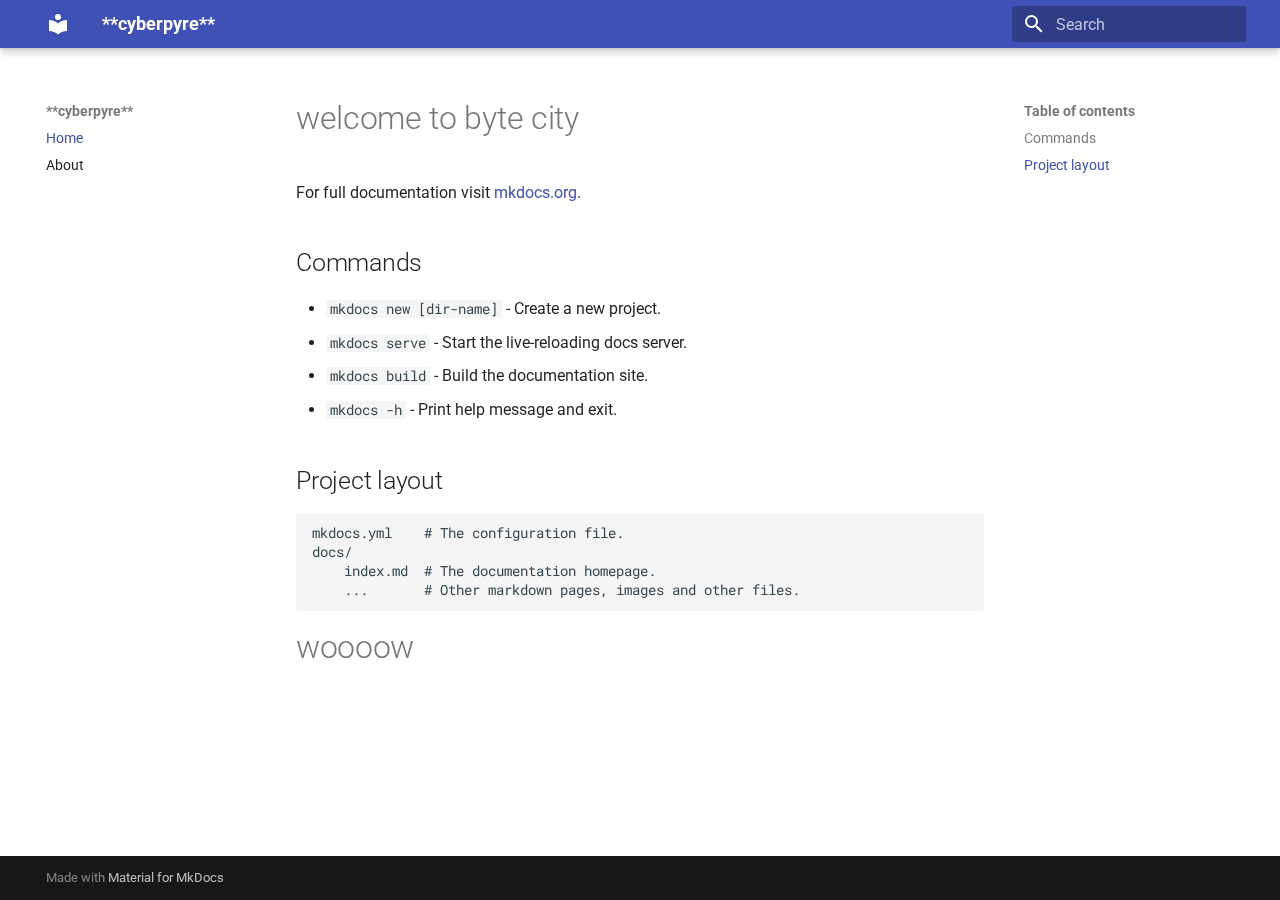
<file: site/index.html>
<!doctype html>
<html lang="en" class="no-js">
  <head>
    
      <meta charset="utf-8">
      <meta name="viewport" content="width=device-width,initial-scale=1">
      
      
      
      
      
        <link rel="next" href="about/">
      
      
        
      
      
      <link rel="icon" href="assets/images/favicon.png">
      <meta name="generator" content="mkdocs-1.6.1, mkdocs-material-9.7.0">
    
    
      
        <title>**cyberpyre**</title>
      
    
    
      <link rel="stylesheet" href="assets/stylesheets/main.618322db.min.css">
      
        
        <link rel="stylesheet" href="assets/stylesheets/palette.ab4e12ef.min.css">
      
      


    
    
      
    
    
      
        
        
        <link rel="preconnect" href="https://fonts.gstatic.com" crossorigin>
        <link rel="stylesheet" href="https://fonts.googleapis.com/css?family=Roboto:300,300i,400,400i,700,700i%7CRoboto+Mono:400,400i,700,700i&display=fallback">
        <style>:root{--md-text-font:"Roboto";--md-code-font:"Roboto Mono"}</style>
      
    
    
    <script>__md_scope=new URL(".",location),__md_hash=e=>[...e].reduce(((e,_)=>(e<<5)-e+_.charCodeAt(0)),0),__md_get=(e,_=localStorage,t=__md_scope)=>JSON.parse(_.getItem(t.pathname+"."+e)),__md_set=(e,_,t=localStorage,a=__md_scope)=>{try{t.setItem(a.pathname+"."+e,JSON.stringify(_))}catch(e){}}</script>
    
      

    
    
  </head>
  
  
    
    
    
    
    
    <body dir="ltr" data-md-color-scheme="default" data-md-color-primary="indigo" data-md-color-accent="indigo">
  
    
    <input class="md-toggle" data-md-toggle="drawer" type="checkbox" id="__drawer" autocomplete="off">
    <input class="md-toggle" data-md-toggle="search" type="checkbox" id="__search" autocomplete="off">
    <label class="md-overlay" for="__drawer"></label>
    <div data-md-component="skip">
      
        
        <a href="#welcome-to-byte-city" class="md-skip">
          Skip to content
        </a>
      
    </div>
    <div data-md-component="announce">
      
    </div>
    
    
      

  

<header class="md-header md-header--shadow" data-md-component="header">
  <nav class="md-header__inner md-grid" aria-label="Header">
    <a href="." title="**cyberpyre**" class="md-header__button md-logo" aria-label="**cyberpyre**" data-md-component="logo">
      
  
  <svg xmlns="http://www.w3.org/2000/svg" viewBox="0 0 24 24"><path d="M12 8a3 3 0 0 0 3-3 3 3 0 0 0-3-3 3 3 0 0 0-3 3 3 3 0 0 0 3 3m0 3.54C9.64 9.35 6.5 8 3 8v11c3.5 0 6.64 1.35 9 3.54 2.36-2.19 5.5-3.54 9-3.54V8c-3.5 0-6.64 1.35-9 3.54"/></svg>

    </a>
    <label class="md-header__button md-icon" for="__drawer">
      
      <svg xmlns="http://www.w3.org/2000/svg" viewBox="0 0 24 24"><path d="M3 6h18v2H3zm0 5h18v2H3zm0 5h18v2H3z"/></svg>
    </label>
    <div class="md-header__title" data-md-component="header-title">
      <div class="md-header__ellipsis">
        <div class="md-header__topic">
          <span class="md-ellipsis">
            **cyberpyre**
          </span>
        </div>
        <div class="md-header__topic" data-md-component="header-topic">
          <span class="md-ellipsis">
            
              Home
            
          </span>
        </div>
      </div>
    </div>
    
      
    
    
    
    
      
      
        <label class="md-header__button md-icon" for="__search">
          
          <svg xmlns="http://www.w3.org/2000/svg" viewBox="0 0 24 24"><path d="M9.5 3A6.5 6.5 0 0 1 16 9.5c0 1.61-.59 3.09-1.56 4.23l.27.27h.79l5 5-1.5 1.5-5-5v-.79l-.27-.27A6.52 6.52 0 0 1 9.5 16 6.5 6.5 0 0 1 3 9.5 6.5 6.5 0 0 1 9.5 3m0 2C7 5 5 7 5 9.5S7 14 9.5 14 14 12 14 9.5 12 5 9.5 5"/></svg>
        </label>
        <div class="md-search" data-md-component="search" role="dialog">
  <label class="md-search__overlay" for="__search"></label>
  <div class="md-search__inner" role="search">
    <form class="md-search__form" name="search">
      <input type="text" class="md-search__input" name="query" aria-label="Search" placeholder="Search" autocapitalize="off" autocorrect="off" autocomplete="off" spellcheck="false" data-md-component="search-query" required>
      <label class="md-search__icon md-icon" for="__search">
        
        <svg xmlns="http://www.w3.org/2000/svg" viewBox="0 0 24 24"><path d="M9.5 3A6.5 6.5 0 0 1 16 9.5c0 1.61-.59 3.09-1.56 4.23l.27.27h.79l5 5-1.5 1.5-5-5v-.79l-.27-.27A6.52 6.52 0 0 1 9.5 16 6.5 6.5 0 0 1 3 9.5 6.5 6.5 0 0 1 9.5 3m0 2C7 5 5 7 5 9.5S7 14 9.5 14 14 12 14 9.5 12 5 9.5 5"/></svg>
        
        <svg xmlns="http://www.w3.org/2000/svg" viewBox="0 0 24 24"><path d="M20 11v2H8l5.5 5.5-1.42 1.42L4.16 12l7.92-7.92L13.5 5.5 8 11z"/></svg>
      </label>
      <nav class="md-search__options" aria-label="Search">
        
        <button type="reset" class="md-search__icon md-icon" title="Clear" aria-label="Clear" tabindex="-1">
          
          <svg xmlns="http://www.w3.org/2000/svg" viewBox="0 0 24 24"><path d="M19 6.41 17.59 5 12 10.59 6.41 5 5 6.41 10.59 12 5 17.59 6.41 19 12 13.41 17.59 19 19 17.59 13.41 12z"/></svg>
        </button>
      </nav>
      
    </form>
    <div class="md-search__output">
      <div class="md-search__scrollwrap" tabindex="0" data-md-scrollfix>
        <div class="md-search-result" data-md-component="search-result">
          <div class="md-search-result__meta">
            Initializing search
          </div>
          <ol class="md-search-result__list" role="presentation"></ol>
        </div>
      </div>
    </div>
  </div>
</div>
      
    
    
  </nav>
  
</header>
    
    <div class="md-container" data-md-component="container">
      
      
        
          
        
      
      <main class="md-main" data-md-component="main">
        <div class="md-main__inner md-grid">
          
            
              
              <div class="md-sidebar md-sidebar--primary" data-md-component="sidebar" data-md-type="navigation" >
                <div class="md-sidebar__scrollwrap">
                  <div class="md-sidebar__inner">
                    



<nav class="md-nav md-nav--primary" aria-label="Navigation" data-md-level="0">
  <label class="md-nav__title" for="__drawer">
    <a href="." title="**cyberpyre**" class="md-nav__button md-logo" aria-label="**cyberpyre**" data-md-component="logo">
      
  
  <svg xmlns="http://www.w3.org/2000/svg" viewBox="0 0 24 24"><path d="M12 8a3 3 0 0 0 3-3 3 3 0 0 0-3-3 3 3 0 0 0-3 3 3 3 0 0 0 3 3m0 3.54C9.64 9.35 6.5 8 3 8v11c3.5 0 6.64 1.35 9 3.54 2.36-2.19 5.5-3.54 9-3.54V8c-3.5 0-6.64 1.35-9 3.54"/></svg>

    </a>
    **cyberpyre**
  </label>
  
  <ul class="md-nav__list" data-md-scrollfix>
    
      
      
  
  
    
  
  
  
    <li class="md-nav__item md-nav__item--active">
      
      <input class="md-nav__toggle md-toggle" type="checkbox" id="__toc">
      
      
        
      
      
        <label class="md-nav__link md-nav__link--active" for="__toc">
          
  
  
  <span class="md-ellipsis">
    
  
    Home
  

    
  </span>
  
  

          <span class="md-nav__icon md-icon"></span>
        </label>
      
      <a href="." class="md-nav__link md-nav__link--active">
        
  
  
  <span class="md-ellipsis">
    
  
    Home
  

    
  </span>
  
  

      </a>
      
        

<nav class="md-nav md-nav--secondary" aria-label="Table of contents">
  
  
  
    
  
  
    <label class="md-nav__title" for="__toc">
      <span class="md-nav__icon md-icon"></span>
      Table of contents
    </label>
    <ul class="md-nav__list" data-md-component="toc" data-md-scrollfix>
      
        <li class="md-nav__item">
  <a href="#commands" class="md-nav__link">
    <span class="md-ellipsis">
      
        Commands
      
    </span>
  </a>
  
</li>
      
        <li class="md-nav__item">
  <a href="#project-layout" class="md-nav__link">
    <span class="md-ellipsis">
      
        Project layout
      
    </span>
  </a>
  
</li>
      
    </ul>
  
</nav>
      
    </li>
  

    
      
      
  
  
  
  
    <li class="md-nav__item">
      <a href="about/" class="md-nav__link">
        
  
  
  <span class="md-ellipsis">
    
  
    About
  

    
  </span>
  
  

      </a>
    </li>
  

    
  </ul>
</nav>
                  </div>
                </div>
              </div>
            
            
              
              <div class="md-sidebar md-sidebar--secondary" data-md-component="sidebar" data-md-type="toc" >
                <div class="md-sidebar__scrollwrap">
                  <div class="md-sidebar__inner">
                    

<nav class="md-nav md-nav--secondary" aria-label="Table of contents">
  
  
  
    
  
  
    <label class="md-nav__title" for="__toc">
      <span class="md-nav__icon md-icon"></span>
      Table of contents
    </label>
    <ul class="md-nav__list" data-md-component="toc" data-md-scrollfix>
      
        <li class="md-nav__item">
  <a href="#commands" class="md-nav__link">
    <span class="md-ellipsis">
      
        Commands
      
    </span>
  </a>
  
</li>
      
        <li class="md-nav__item">
  <a href="#project-layout" class="md-nav__link">
    <span class="md-ellipsis">
      
        Project layout
      
    </span>
  </a>
  
</li>
      
    </ul>
  
</nav>
                  </div>
                </div>
              </div>
            
          
          
            <div class="md-content" data-md-component="content">
              
              <article class="md-content__inner md-typeset">
                
                  



<h1 id="welcome-to-byte-city">welcome to byte city</h1>
<p>For full documentation visit <a href="https://www.mkdocs.org">mkdocs.org</a>.</p>
<h2 id="commands">Commands</h2>
<ul>
<li><code>mkdocs new [dir-name]</code> - Create a new project.</li>
<li><code>mkdocs serve</code> - Start the live-reloading docs server.</li>
<li><code>mkdocs build</code> - Build the documentation site.</li>
<li><code>mkdocs -h</code> - Print help message and exit.</li>
</ul>
<h2 id="project-layout">Project layout</h2>
<pre><code>mkdocs.yml    # The configuration file.
docs/
    index.md  # The documentation homepage.
    ...       # Other markdown pages, images and other files.
</code></pre>
<h1 id="woooow">woooow</h1>












                
              </article>
            </div>
          
          
<script>var target=document.getElementById(location.hash.slice(1));target&&target.name&&(target.checked=target.name.startsWith("__tabbed_"))</script>
        </div>
        
      </main>
      
        <footer class="md-footer">
  
  <div class="md-footer-meta md-typeset">
    <div class="md-footer-meta__inner md-grid">
      <div class="md-copyright">
  
  
    Made with
    <a href="https://squidfunk.github.io/mkdocs-material/" target="_blank" rel="noopener">
      Material for MkDocs
    </a>
  
</div>
      
    </div>
  </div>
</footer>
      
    </div>
    <div class="md-dialog" data-md-component="dialog">
      <div class="md-dialog__inner md-typeset"></div>
    </div>
    
    
    
      
      
      <script id="__config" type="application/json">{"annotate": null, "base": ".", "features": [], "search": "assets/javascripts/workers/search.7a47a382.min.js", "tags": null, "translations": {"clipboard.copied": "Copied to clipboard", "clipboard.copy": "Copy to clipboard", "search.result.more.one": "1 more on this page", "search.result.more.other": "# more on this page", "search.result.none": "No matching documents", "search.result.one": "1 matching document", "search.result.other": "# matching documents", "search.result.placeholder": "Type to start searching", "search.result.term.missing": "Missing", "select.version": "Select version"}, "version": null}</script>
    
    
      <script src="assets/javascripts/bundle.e71a0d61.min.js"></script>
      
    
  </body>
</html>
</file>
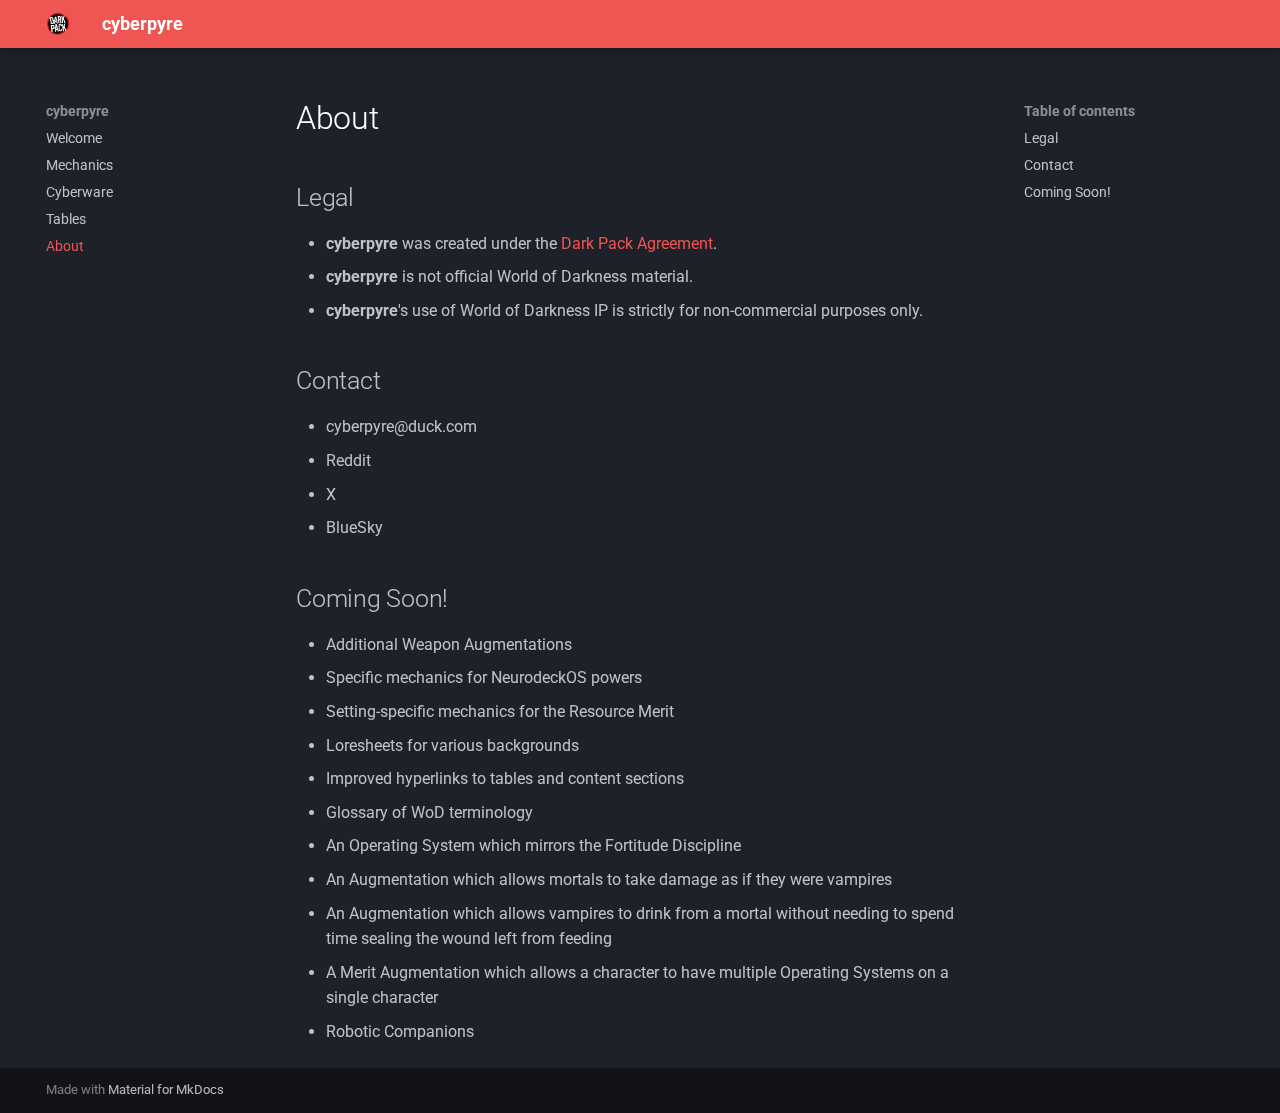
<file: site/about/index.html>
<!doctype html>
<html lang="en" class="no-js">
  <head>
    
      <meta charset="utf-8">
      <meta name="viewport" content="width=device-width,initial-scale=1">
      
      
      
      
        <link rel="prev" href="../tables/">
      
      
      
        
      
      
      <link rel="icon" href="../img/vamp-teeth-icon.png">
      <meta name="generator" content="mkdocs-1.6.1, mkdocs-material-9.7.0">
    
    
      
        <title>About - cyberpyre</title>
      
    
    
      <link rel="stylesheet" href="../assets/stylesheets/main.618322db.min.css">
      
        
        <link rel="stylesheet" href="../assets/stylesheets/palette.ab4e12ef.min.css">
      
      


    
    
      
    
    
      
        
        
        <link rel="preconnect" href="https://fonts.gstatic.com" crossorigin>
        <link rel="stylesheet" href="https://fonts.googleapis.com/css?family=Roboto:300,300i,400,400i,700,700i%7CRoboto+Mono:400,400i,700,700i&display=fallback">
        <style>:root{--md-text-font:"Roboto";--md-code-font:"Roboto Mono"}</style>
      
    
    
      <link rel="stylesheet" href="../stylesheets/extra.css">
    
    <script>__md_scope=new URL("..",location),__md_hash=e=>[...e].reduce(((e,_)=>(e<<5)-e+_.charCodeAt(0)),0),__md_get=(e,_=localStorage,t=__md_scope)=>JSON.parse(_.getItem(t.pathname+"."+e)),__md_set=(e,_,t=localStorage,a=__md_scope)=>{try{t.setItem(a.pathname+"."+e,JSON.stringify(_))}catch(e){}}</script>
    
      

    
    
  </head>
  
  
    
    
    
    
    
    <body dir="ltr" data-md-color-scheme="slate" data-md-color-primary="red" data-md-color-accent="cyan">
  
    
    <input class="md-toggle" data-md-toggle="drawer" type="checkbox" id="__drawer" autocomplete="off">
    <input class="md-toggle" data-md-toggle="search" type="checkbox" id="__search" autocomplete="off">
    <label class="md-overlay" for="__drawer"></label>
    <div data-md-component="skip">
      
        
        <a href="#about" class="md-skip">
          Skip to content
        </a>
      
    </div>
    <div data-md-component="announce">
      
    </div>
    
    
      

  

<header class="md-header md-header--shadow" data-md-component="header">
  <nav class="md-header__inner md-grid" aria-label="Header">
    <a href=".." title="cyberpyre" class="md-header__button md-logo" aria-label="cyberpyre" data-md-component="logo">
      
  <img src="../img/darkpack_logo2.png" alt="logo">

    </a>
    <label class="md-header__button md-icon" for="__drawer">
      
      <svg xmlns="http://www.w3.org/2000/svg" viewBox="0 0 24 24"><path d="M3 6h18v2H3zm0 5h18v2H3zm0 5h18v2H3z"/></svg>
    </label>
    <div class="md-header__title" data-md-component="header-title">
      <div class="md-header__ellipsis">
        <div class="md-header__topic">
          <span class="md-ellipsis">
            cyberpyre
          </span>
        </div>
        <div class="md-header__topic" data-md-component="header-topic">
          <span class="md-ellipsis">
            
              About
            
          </span>
        </div>
      </div>
    </div>
    
      
    
    
    
    
    
  </nav>
  
</header>
    
    <div class="md-container" data-md-component="container">
      
      
        
          
        
      
      <main class="md-main" data-md-component="main">
        <div class="md-main__inner md-grid">
          
            
              
              <div class="md-sidebar md-sidebar--primary" data-md-component="sidebar" data-md-type="navigation" >
                <div class="md-sidebar__scrollwrap">
                  <div class="md-sidebar__inner">
                    



<nav class="md-nav md-nav--primary" aria-label="Navigation" data-md-level="0">
  <label class="md-nav__title" for="__drawer">
    <a href=".." title="cyberpyre" class="md-nav__button md-logo" aria-label="cyberpyre" data-md-component="logo">
      
  <img src="../img/darkpack_logo2.png" alt="logo">

    </a>
    cyberpyre
  </label>
  
  <ul class="md-nav__list" data-md-scrollfix>
    
      
      
  
  
  
  
    <li class="md-nav__item">
      <a href=".." class="md-nav__link">
        
  
  
  <span class="md-ellipsis">
    
  
    Welcome
  

    
  </span>
  
  

      </a>
    </li>
  

    
      
      
  
  
  
  
    <li class="md-nav__item">
      <a href="../mechanics/" class="md-nav__link">
        
  
  
  <span class="md-ellipsis">
    
  
    Mechanics
  

    
  </span>
  
  

      </a>
    </li>
  

    
      
      
  
  
  
  
    <li class="md-nav__item">
      <a href="../cyberware/" class="md-nav__link">
        
  
  
  <span class="md-ellipsis">
    
  
    Cyberware
  

    
  </span>
  
  

      </a>
    </li>
  

    
      
      
  
  
  
  
    <li class="md-nav__item">
      <a href="../tables/" class="md-nav__link">
        
  
  
  <span class="md-ellipsis">
    
  
    Tables
  

    
  </span>
  
  

      </a>
    </li>
  

    
      
      
  
  
    
  
  
  
    <li class="md-nav__item md-nav__item--active">
      
      <input class="md-nav__toggle md-toggle" type="checkbox" id="__toc">
      
      
        
      
      
        <label class="md-nav__link md-nav__link--active" for="__toc">
          
  
  
  <span class="md-ellipsis">
    
  
    About
  

    
  </span>
  
  

          <span class="md-nav__icon md-icon"></span>
        </label>
      
      <a href="./" class="md-nav__link md-nav__link--active">
        
  
  
  <span class="md-ellipsis">
    
  
    About
  

    
  </span>
  
  

      </a>
      
        

<nav class="md-nav md-nav--secondary" aria-label="Table of contents">
  
  
  
    
  
  
    <label class="md-nav__title" for="__toc">
      <span class="md-nav__icon md-icon"></span>
      Table of contents
    </label>
    <ul class="md-nav__list" data-md-component="toc" data-md-scrollfix>
      
        <li class="md-nav__item">
  <a href="#legal" class="md-nav__link">
    <span class="md-ellipsis">
      
        Legal
      
    </span>
  </a>
  
</li>
      
        <li class="md-nav__item">
  <a href="#contact" class="md-nav__link">
    <span class="md-ellipsis">
      
        Contact
      
    </span>
  </a>
  
</li>
      
        <li class="md-nav__item">
  <a href="#coming-soon" class="md-nav__link">
    <span class="md-ellipsis">
      
        Coming Soon!
      
    </span>
  </a>
  
</li>
      
    </ul>
  
</nav>
      
    </li>
  

    
  </ul>
</nav>
                  </div>
                </div>
              </div>
            
            
              
              <div class="md-sidebar md-sidebar--secondary" data-md-component="sidebar" data-md-type="toc" >
                <div class="md-sidebar__scrollwrap">
                  <div class="md-sidebar__inner">
                    

<nav class="md-nav md-nav--secondary" aria-label="Table of contents">
  
  
  
    
  
  
    <label class="md-nav__title" for="__toc">
      <span class="md-nav__icon md-icon"></span>
      Table of contents
    </label>
    <ul class="md-nav__list" data-md-component="toc" data-md-scrollfix>
      
        <li class="md-nav__item">
  <a href="#legal" class="md-nav__link">
    <span class="md-ellipsis">
      
        Legal
      
    </span>
  </a>
  
</li>
      
        <li class="md-nav__item">
  <a href="#contact" class="md-nav__link">
    <span class="md-ellipsis">
      
        Contact
      
    </span>
  </a>
  
</li>
      
        <li class="md-nav__item">
  <a href="#coming-soon" class="md-nav__link">
    <span class="md-ellipsis">
      
        Coming Soon!
      
    </span>
  </a>
  
</li>
      
    </ul>
  
</nav>
                  </div>
                </div>
              </div>
            
          
          
            <div class="md-content" data-md-component="content">
              
              <article class="md-content__inner md-typeset">
                
                  



<h1 id="about">About</h1>
<h2 id="legal">Legal</h2>
<ul>
<li><strong>cyberpyre</strong> was created under the <a href="https://www.paradoxinteractive.com/games/world-of-darkness/community/dark-pack-agreement">Dark Pack Agreement</a>.</li>
<li><strong>cyberpyre</strong> is not official World of Darkness material.</li>
<li><strong>cyberpyre</strong>'s use of World of Darkness IP is strictly for non-commercial purposes only.</li>
</ul>
<h2 id="contact">Contact</h2>
<ul>
<li>cyberpyre@duck.com</li>
<li>Reddit</li>
<li>X</li>
<li>BlueSky</li>
</ul>
<h2 id="coming-soon">Coming Soon!</h2>
<ul>
<li>Additional Weapon Augmentations</li>
<li>Specific mechanics for NeurodeckOS powers</li>
<li>Setting-specific mechanics for the Resource Merit</li>
<li>Loresheets for various backgrounds</li>
<li>Improved hyperlinks to tables and content sections</li>
<li>Glossary of WoD terminology</li>
<li>An Operating System which mirrors the Fortitude Discipline</li>
<li>An Augmentation which allows mortals to take damage as if they were vampires</li>
<li>An Augmentation which allows vampires to drink from a mortal without needing to spend time sealing the wound left from feeding</li>
<li>A Merit Augmentation which allows a character to have multiple Operating Systems on a single character</li>
<li>Robotic Companions</li>
</ul>












                
              </article>
            </div>
          
          
<script>var target=document.getElementById(location.hash.slice(1));target&&target.name&&(target.checked=target.name.startsWith("__tabbed_"))</script>
        </div>
        
      </main>
      
        <footer class="md-footer">
  
  <div class="md-footer-meta md-typeset">
    <div class="md-footer-meta__inner md-grid">
      <div class="md-copyright">
  
  
    Made with
    <a href="https://squidfunk.github.io/mkdocs-material/" target="_blank" rel="noopener">
      Material for MkDocs
    </a>
  
</div>
      
    </div>
  </div>
</footer>
      
    </div>
    <div class="md-dialog" data-md-component="dialog">
      <div class="md-dialog__inner md-typeset"></div>
    </div>
    
    
    
      
      
      <script id="__config" type="application/json">{"annotate": null, "base": "..", "features": [], "search": "../assets/javascripts/workers/search.7a47a382.min.js", "tags": null, "translations": {"clipboard.copied": "Copied to clipboard", "clipboard.copy": "Copy to clipboard", "search.result.more.one": "1 more on this page", "search.result.more.other": "# more on this page", "search.result.none": "No matching documents", "search.result.one": "1 matching document", "search.result.other": "# matching documents", "search.result.placeholder": "Type to start searching", "search.result.term.missing": "Missing", "select.version": "Select version"}, "version": null}</script>
    
    
      <script src="../assets/javascripts/bundle.e71a0d61.min.js"></script>
      
    
  </body>
</html>
</file>
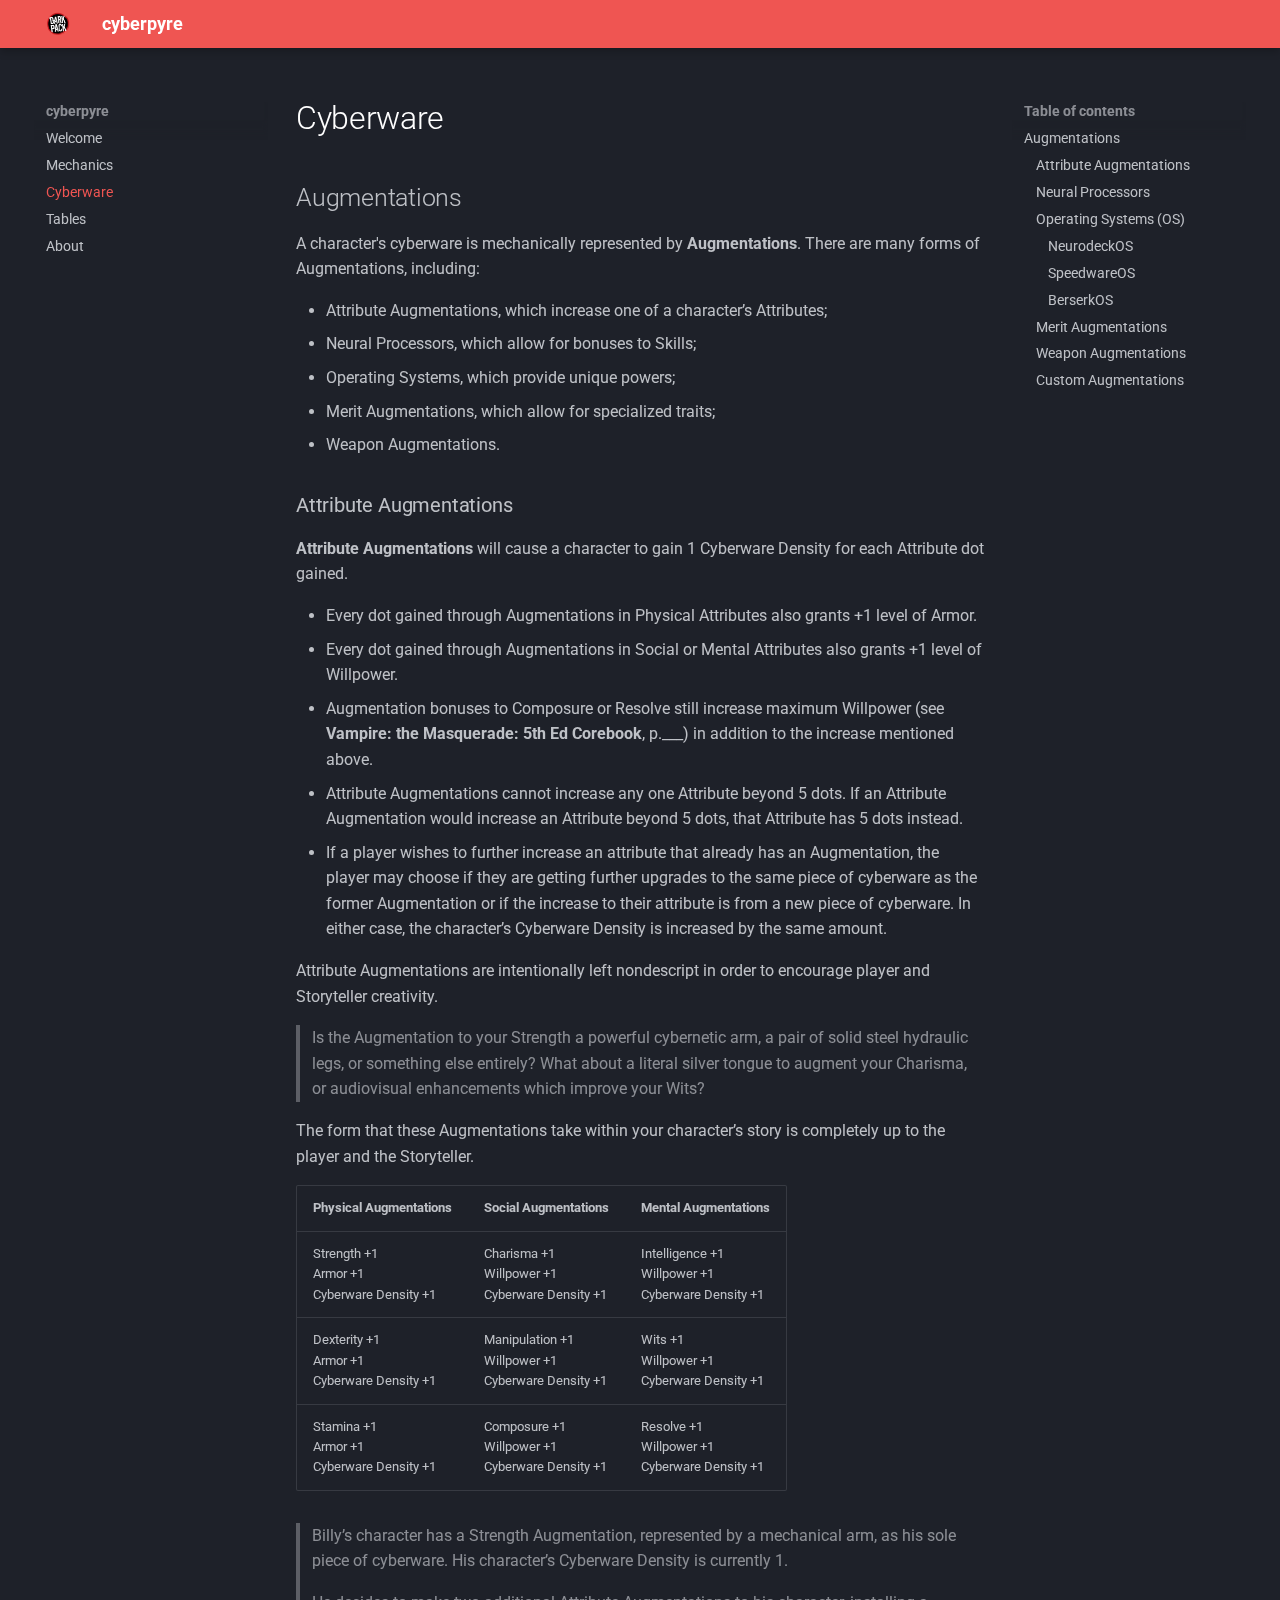
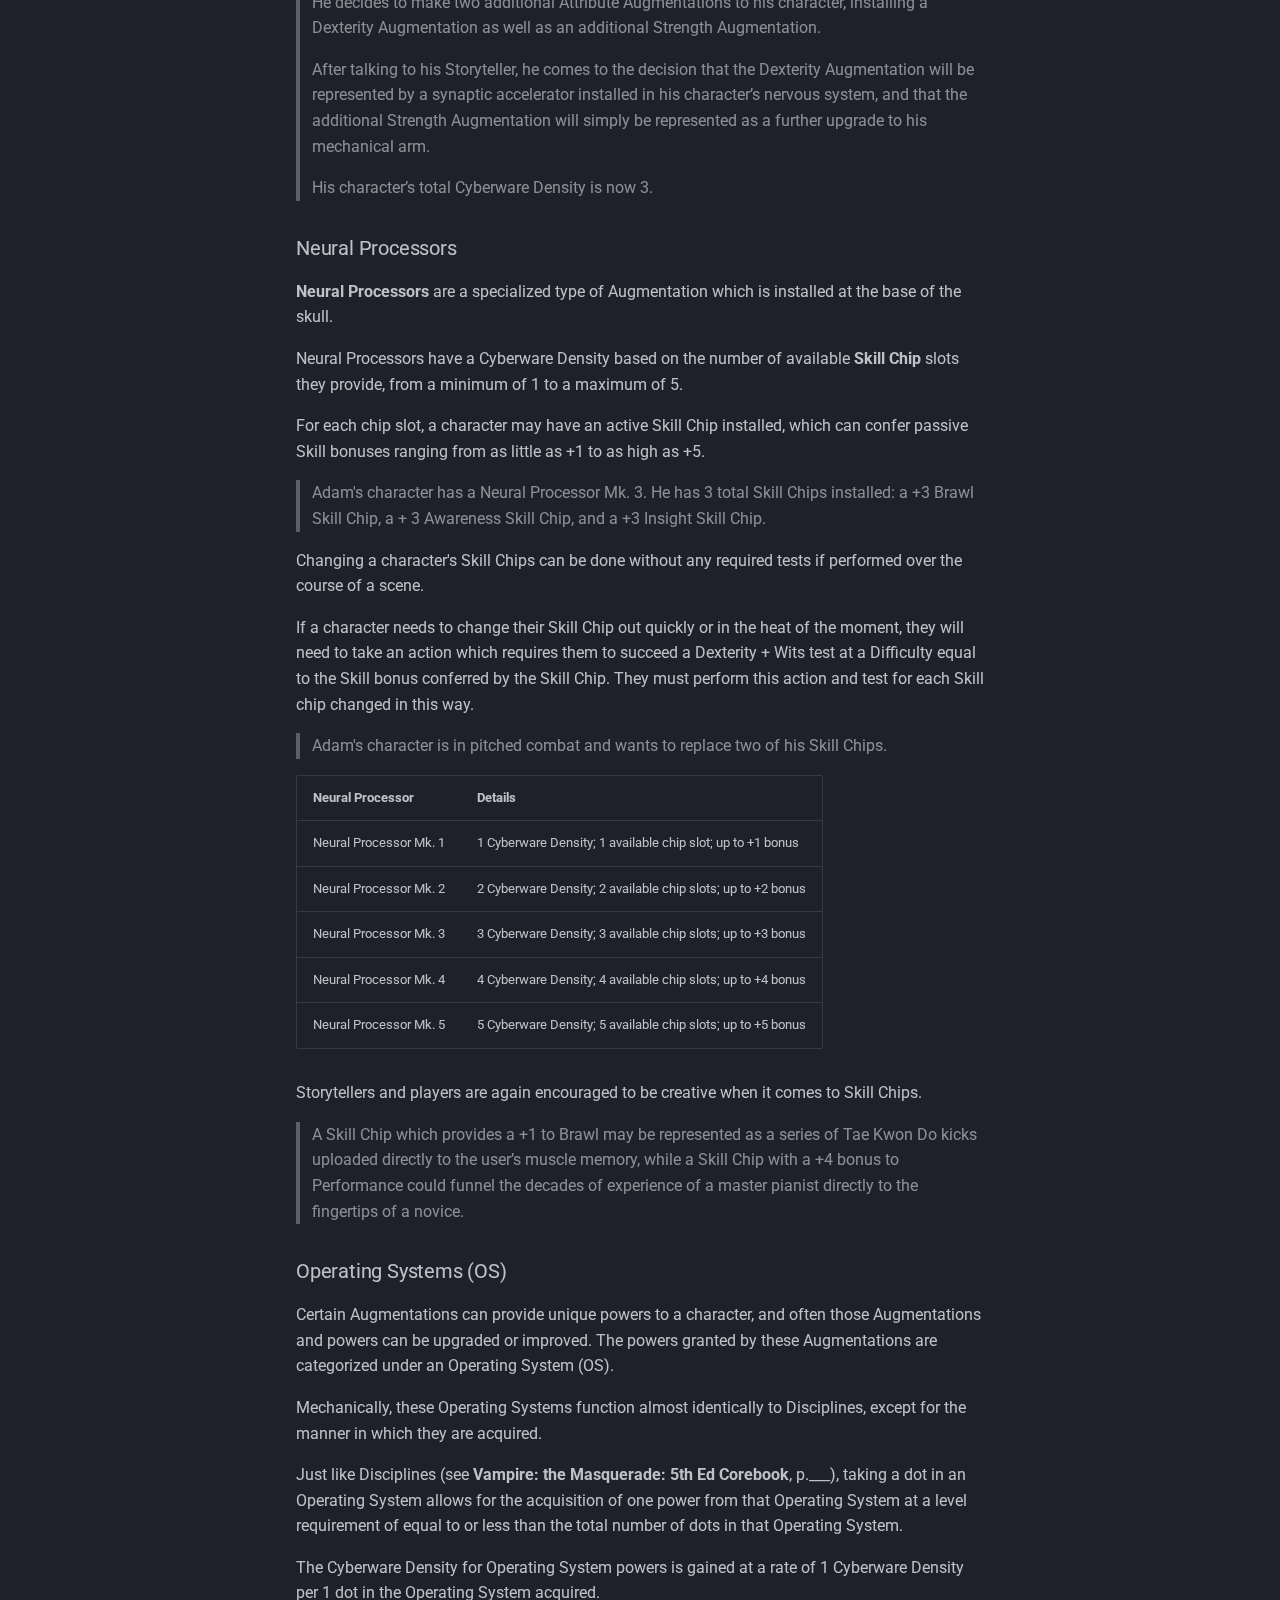
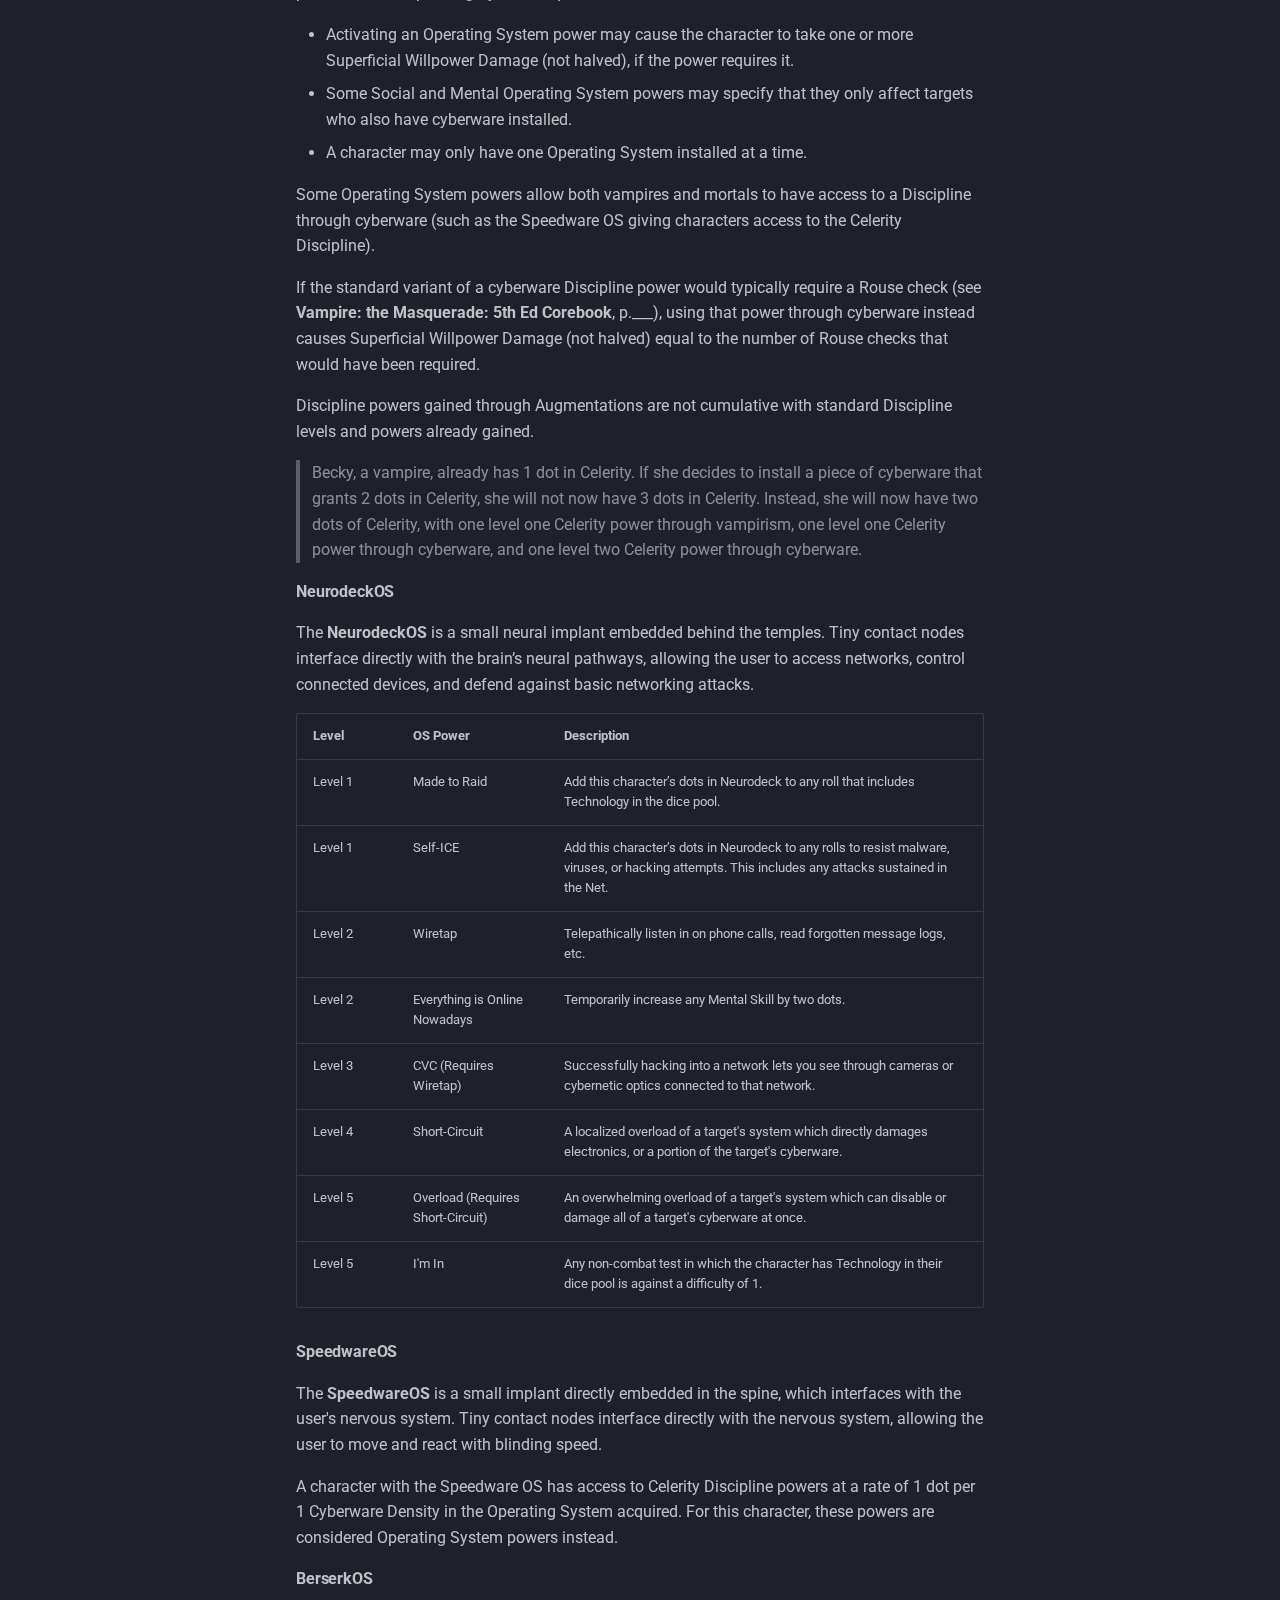
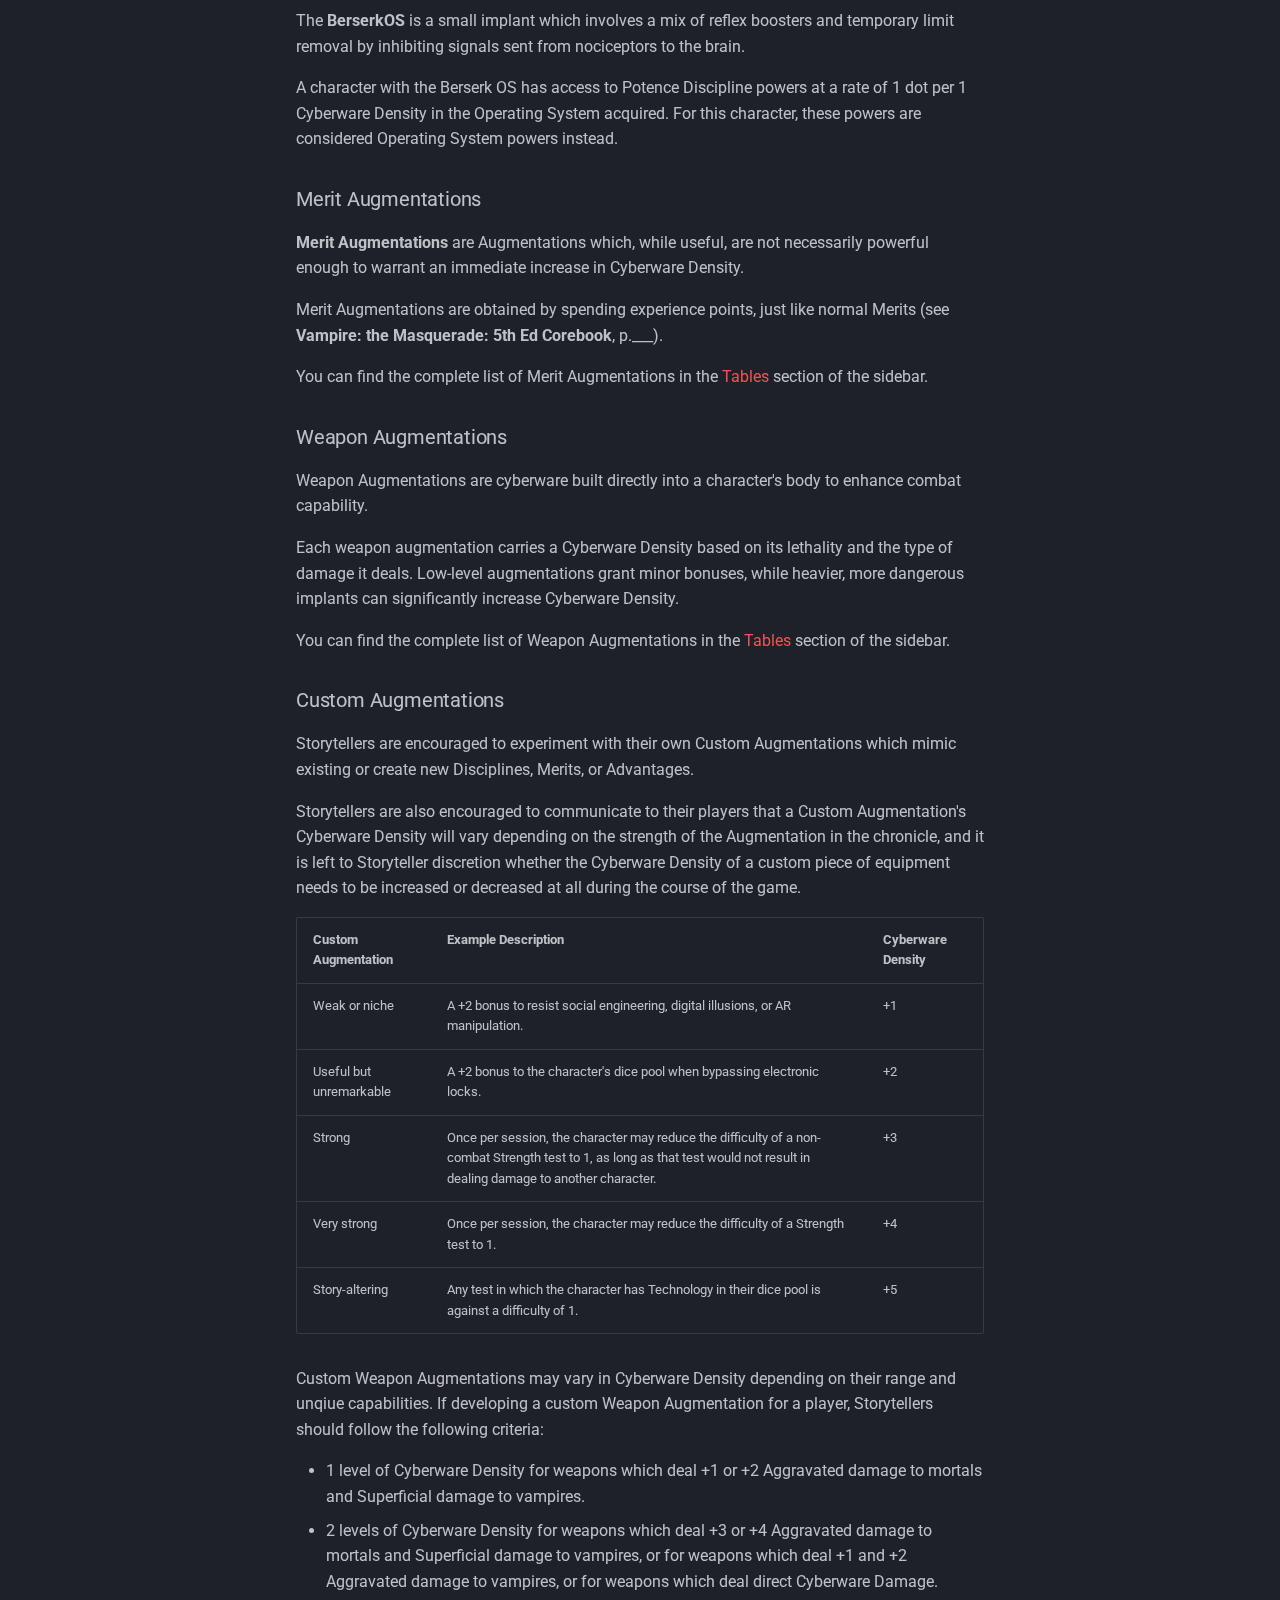
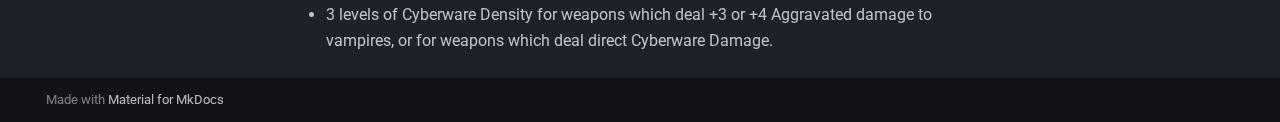
<file: site/cyberware/index.html>
<!doctype html>
<html lang="en" class="no-js">
  <head>
    
      <meta charset="utf-8">
      <meta name="viewport" content="width=device-width,initial-scale=1">
      
      
      
      
        <link rel="prev" href="../mechanics/">
      
      
        <link rel="next" href="../tables/">
      
      
        
      
      
      <link rel="icon" href="../img/vamp-teeth-icon.png">
      <meta name="generator" content="mkdocs-1.6.1, mkdocs-material-9.7.0">
    
    
      
        <title>Cyberware - cyberpyre</title>
      
    
    
      <link rel="stylesheet" href="../assets/stylesheets/main.618322db.min.css">
      
        
        <link rel="stylesheet" href="../assets/stylesheets/palette.ab4e12ef.min.css">
      
      


    
    
      
    
    
      
        
        
        <link rel="preconnect" href="https://fonts.gstatic.com" crossorigin>
        <link rel="stylesheet" href="https://fonts.googleapis.com/css?family=Roboto:300,300i,400,400i,700,700i%7CRoboto+Mono:400,400i,700,700i&display=fallback">
        <style>:root{--md-text-font:"Roboto";--md-code-font:"Roboto Mono"}</style>
      
    
    
      <link rel="stylesheet" href="../stylesheets/extra.css">
    
    <script>__md_scope=new URL("..",location),__md_hash=e=>[...e].reduce(((e,_)=>(e<<5)-e+_.charCodeAt(0)),0),__md_get=(e,_=localStorage,t=__md_scope)=>JSON.parse(_.getItem(t.pathname+"."+e)),__md_set=(e,_,t=localStorage,a=__md_scope)=>{try{t.setItem(a.pathname+"."+e,JSON.stringify(_))}catch(e){}}</script>
    
      

    
    
  </head>
  
  
    
    
    
    
    
    <body dir="ltr" data-md-color-scheme="slate" data-md-color-primary="red" data-md-color-accent="cyan">
  
    
    <input class="md-toggle" data-md-toggle="drawer" type="checkbox" id="__drawer" autocomplete="off">
    <input class="md-toggle" data-md-toggle="search" type="checkbox" id="__search" autocomplete="off">
    <label class="md-overlay" for="__drawer"></label>
    <div data-md-component="skip">
      
        
        <a href="#cyberware" class="md-skip">
          Skip to content
        </a>
      
    </div>
    <div data-md-component="announce">
      
    </div>
    
    
      

  

<header class="md-header md-header--shadow" data-md-component="header">
  <nav class="md-header__inner md-grid" aria-label="Header">
    <a href=".." title="cyberpyre" class="md-header__button md-logo" aria-label="cyberpyre" data-md-component="logo">
      
  <img src="../img/darkpack_logo2.png" alt="logo">

    </a>
    <label class="md-header__button md-icon" for="__drawer">
      
      <svg xmlns="http://www.w3.org/2000/svg" viewBox="0 0 24 24"><path d="M3 6h18v2H3zm0 5h18v2H3zm0 5h18v2H3z"/></svg>
    </label>
    <div class="md-header__title" data-md-component="header-title">
      <div class="md-header__ellipsis">
        <div class="md-header__topic">
          <span class="md-ellipsis">
            cyberpyre
          </span>
        </div>
        <div class="md-header__topic" data-md-component="header-topic">
          <span class="md-ellipsis">
            
              Cyberware
            
          </span>
        </div>
      </div>
    </div>
    
      
    
    
    
    
    
  </nav>
  
</header>
    
    <div class="md-container" data-md-component="container">
      
      
        
          
        
      
      <main class="md-main" data-md-component="main">
        <div class="md-main__inner md-grid">
          
            
              
              <div class="md-sidebar md-sidebar--primary" data-md-component="sidebar" data-md-type="navigation" >
                <div class="md-sidebar__scrollwrap">
                  <div class="md-sidebar__inner">
                    



<nav class="md-nav md-nav--primary" aria-label="Navigation" data-md-level="0">
  <label class="md-nav__title" for="__drawer">
    <a href=".." title="cyberpyre" class="md-nav__button md-logo" aria-label="cyberpyre" data-md-component="logo">
      
  <img src="../img/darkpack_logo2.png" alt="logo">

    </a>
    cyberpyre
  </label>
  
  <ul class="md-nav__list" data-md-scrollfix>
    
      
      
  
  
  
  
    <li class="md-nav__item">
      <a href=".." class="md-nav__link">
        
  
  
  <span class="md-ellipsis">
    
  
    Welcome
  

    
  </span>
  
  

      </a>
    </li>
  

    
      
      
  
  
  
  
    <li class="md-nav__item">
      <a href="../mechanics/" class="md-nav__link">
        
  
  
  <span class="md-ellipsis">
    
  
    Mechanics
  

    
  </span>
  
  

      </a>
    </li>
  

    
      
      
  
  
    
  
  
  
    <li class="md-nav__item md-nav__item--active">
      
      <input class="md-nav__toggle md-toggle" type="checkbox" id="__toc">
      
      
        
      
      
        <label class="md-nav__link md-nav__link--active" for="__toc">
          
  
  
  <span class="md-ellipsis">
    
  
    Cyberware
  

    
  </span>
  
  

          <span class="md-nav__icon md-icon"></span>
        </label>
      
      <a href="./" class="md-nav__link md-nav__link--active">
        
  
  
  <span class="md-ellipsis">
    
  
    Cyberware
  

    
  </span>
  
  

      </a>
      
        

<nav class="md-nav md-nav--secondary" aria-label="Table of contents">
  
  
  
    
  
  
    <label class="md-nav__title" for="__toc">
      <span class="md-nav__icon md-icon"></span>
      Table of contents
    </label>
    <ul class="md-nav__list" data-md-component="toc" data-md-scrollfix>
      
        <li class="md-nav__item">
  <a href="#augmentations" class="md-nav__link">
    <span class="md-ellipsis">
      
        Augmentations
      
    </span>
  </a>
  
    <nav class="md-nav" aria-label="Augmentations">
      <ul class="md-nav__list">
        
          <li class="md-nav__item">
  <a href="#attribute-augmentations" class="md-nav__link">
    <span class="md-ellipsis">
      
        Attribute Augmentations
      
    </span>
  </a>
  
</li>
        
          <li class="md-nav__item">
  <a href="#neural-processors" class="md-nav__link">
    <span class="md-ellipsis">
      
        Neural Processors
      
    </span>
  </a>
  
</li>
        
          <li class="md-nav__item">
  <a href="#operating-systems-os" class="md-nav__link">
    <span class="md-ellipsis">
      
        Operating Systems (OS)
      
    </span>
  </a>
  
    <nav class="md-nav" aria-label="Operating Systems (OS)">
      <ul class="md-nav__list">
        
          <li class="md-nav__item">
  <a href="#neurodeckos" class="md-nav__link">
    <span class="md-ellipsis">
      
        NeurodeckOS
      
    </span>
  </a>
  
</li>
        
          <li class="md-nav__item">
  <a href="#speedwareos" class="md-nav__link">
    <span class="md-ellipsis">
      
        SpeedwareOS
      
    </span>
  </a>
  
</li>
        
          <li class="md-nav__item">
  <a href="#berserkos" class="md-nav__link">
    <span class="md-ellipsis">
      
        BerserkOS
      
    </span>
  </a>
  
</li>
        
      </ul>
    </nav>
  
</li>
        
          <li class="md-nav__item">
  <a href="#merit-augmentations" class="md-nav__link">
    <span class="md-ellipsis">
      
        Merit Augmentations
      
    </span>
  </a>
  
</li>
        
          <li class="md-nav__item">
  <a href="#weapon-augmentations" class="md-nav__link">
    <span class="md-ellipsis">
      
        Weapon Augmentations
      
    </span>
  </a>
  
</li>
        
          <li class="md-nav__item">
  <a href="#custom-augmentations" class="md-nav__link">
    <span class="md-ellipsis">
      
        Custom Augmentations
      
    </span>
  </a>
  
</li>
        
      </ul>
    </nav>
  
</li>
      
    </ul>
  
</nav>
      
    </li>
  

    
      
      
  
  
  
  
    <li class="md-nav__item">
      <a href="../tables/" class="md-nav__link">
        
  
  
  <span class="md-ellipsis">
    
  
    Tables
  

    
  </span>
  
  

      </a>
    </li>
  

    
      
      
  
  
  
  
    <li class="md-nav__item">
      <a href="../about/" class="md-nav__link">
        
  
  
  <span class="md-ellipsis">
    
  
    About
  

    
  </span>
  
  

      </a>
    </li>
  

    
  </ul>
</nav>
                  </div>
                </div>
              </div>
            
            
              
              <div class="md-sidebar md-sidebar--secondary" data-md-component="sidebar" data-md-type="toc" >
                <div class="md-sidebar__scrollwrap">
                  <div class="md-sidebar__inner">
                    

<nav class="md-nav md-nav--secondary" aria-label="Table of contents">
  
  
  
    
  
  
    <label class="md-nav__title" for="__toc">
      <span class="md-nav__icon md-icon"></span>
      Table of contents
    </label>
    <ul class="md-nav__list" data-md-component="toc" data-md-scrollfix>
      
        <li class="md-nav__item">
  <a href="#augmentations" class="md-nav__link">
    <span class="md-ellipsis">
      
        Augmentations
      
    </span>
  </a>
  
    <nav class="md-nav" aria-label="Augmentations">
      <ul class="md-nav__list">
        
          <li class="md-nav__item">
  <a href="#attribute-augmentations" class="md-nav__link">
    <span class="md-ellipsis">
      
        Attribute Augmentations
      
    </span>
  </a>
  
</li>
        
          <li class="md-nav__item">
  <a href="#neural-processors" class="md-nav__link">
    <span class="md-ellipsis">
      
        Neural Processors
      
    </span>
  </a>
  
</li>
        
          <li class="md-nav__item">
  <a href="#operating-systems-os" class="md-nav__link">
    <span class="md-ellipsis">
      
        Operating Systems (OS)
      
    </span>
  </a>
  
    <nav class="md-nav" aria-label="Operating Systems (OS)">
      <ul class="md-nav__list">
        
          <li class="md-nav__item">
  <a href="#neurodeckos" class="md-nav__link">
    <span class="md-ellipsis">
      
        NeurodeckOS
      
    </span>
  </a>
  
</li>
        
          <li class="md-nav__item">
  <a href="#speedwareos" class="md-nav__link">
    <span class="md-ellipsis">
      
        SpeedwareOS
      
    </span>
  </a>
  
</li>
        
          <li class="md-nav__item">
  <a href="#berserkos" class="md-nav__link">
    <span class="md-ellipsis">
      
        BerserkOS
      
    </span>
  </a>
  
</li>
        
      </ul>
    </nav>
  
</li>
        
          <li class="md-nav__item">
  <a href="#merit-augmentations" class="md-nav__link">
    <span class="md-ellipsis">
      
        Merit Augmentations
      
    </span>
  </a>
  
</li>
        
          <li class="md-nav__item">
  <a href="#weapon-augmentations" class="md-nav__link">
    <span class="md-ellipsis">
      
        Weapon Augmentations
      
    </span>
  </a>
  
</li>
        
          <li class="md-nav__item">
  <a href="#custom-augmentations" class="md-nav__link">
    <span class="md-ellipsis">
      
        Custom Augmentations
      
    </span>
  </a>
  
</li>
        
      </ul>
    </nav>
  
</li>
      
    </ul>
  
</nav>
                  </div>
                </div>
              </div>
            
          
          
            <div class="md-content" data-md-component="content">
              
              <article class="md-content__inner md-typeset">
                
                  



<h1 id="cyberware">Cyberware</h1>
<h2 id="augmentations">Augmentations</h2>
<p>A character's cyberware is mechanically represented by <strong>Augmentations</strong>.  There are many forms of Augmentations, including:</p>
<ul>
<li>Attribute Augmentations, which increase one of a character’s Attributes;</li>
<li>Neural Processors, which allow for bonuses to Skills;</li>
<li>Operating Systems, which provide unique powers;</li>
<li>Merit Augmentations, which allow for specialized traits;</li>
<li>Weapon Augmentations.</li>
</ul>
<h3 id="attribute-augmentations">Attribute Augmentations</h3>
<p><strong>Attribute Augmentations</strong> will cause a character to gain 1 Cyberware Density for each Attribute dot gained.</p>
<ul>
<li>Every dot gained through Augmentations in Physical Attributes also grants +1 level of Armor.</li>
<li>Every dot gained through Augmentations in Social or Mental Attributes also grants +1 level of Willpower.</li>
<li>Augmentation bonuses to Composure or Resolve still increase maximum Willpower (see <strong>Vampire: the Masquerade: 5th Ed Corebook</strong>, p.___) in addition to the increase mentioned above.</li>
<li>Attribute Augmentations cannot increase any one Attribute beyond 5 dots. If an Attribute Augmentation would increase an Attribute beyond 5 dots, that Attribute has 5 dots instead.</li>
<li>If a player wishes to further increase an attribute that already has an Augmentation, the player may choose if they are getting further upgrades to the same piece of cyberware as the former Augmentation or if the increase to their attribute is from a new piece of cyberware.  In either case, the character’s Cyberware Density is increased by the same amount.</li>
</ul>
<p>Attribute Augmentations are intentionally left nondescript in order to encourage player and Storyteller creativity. </p>
<blockquote>
<p>Is the Augmentation to your Strength a powerful cybernetic arm, a pair of solid steel hydraulic legs, or something else entirely?  What about a literal silver tongue to augment your Charisma, or audiovisual enhancements which improve your Wits? </p>
</blockquote>
<p>The form that these Augmentations take within your character’s story is completely up to the player and the Storyteller.</p>
<table>
<thead>
<tr>
<th>Physical Augmentations</th>
<th>Social Augmentations</th>
<th>Mental Augmentations</th>
</tr>
</thead>
<tbody>
<tr>
<td>Strength +1<br>Armor +1<br>Cyberware Density +1</td>
<td>Charisma +1<br>Willpower +1<br>Cyberware Density +1</td>
<td>Intelligence +1<br>Willpower +1<br>Cyberware Density +1</td>
</tr>
<tr>
<td>Dexterity +1<br>Armor +1<br>Cyberware Density +1</td>
<td>Manipulation +1<br>Willpower +1<br>Cyberware Density +1</td>
<td>Wits +1<br>Willpower +1<br>Cyberware Density +1</td>
</tr>
<tr>
<td>Stamina +1<br>Armor +1<br>Cyberware Density +1</td>
<td>Composure +1<br>Willpower +1<br>Cyberware Density +1</td>
<td>Resolve +1<br>Willpower +1<br>Cyberware Density +1</td>
</tr>
</tbody>
</table>
<blockquote>
<p>Billy’s character has a Strength Augmentation, represented by a mechanical arm, as his sole piece of cyberware.  His character’s Cyberware Density is currently 1. </p>
<p>He decides to make two additional Attribute Augmentations to his character, installing a Dexterity Augmentation as well as an additional Strength Augmentation.  </p>
<p>After talking to his Storyteller, he comes to the decision that the Dexterity Augmentation will be represented by a synaptic accelerator installed in his character’s nervous system, and that the additional Strength Augmentation will simply be represented as a further upgrade to his mechanical arm.</p>
<p>His character’s total Cyberware Density is now 3.</p>
</blockquote>
<h3 id="neural-processors">Neural Processors</h3>
<p><strong>Neural Processors</strong> are a specialized type of Augmentation which is installed at the base of the skull. </p>
<p>Neural Processors have a Cyberware Density based on the number of available <strong>Skill Chip</strong> slots they provide, from a minimum of 1 to a maximum of 5. </p>
<p>For each chip slot, a character may have an active Skill Chip installed, which can confer passive Skill bonuses ranging from as little as +1 to as high as +5.</p>
<blockquote>
<p>Adam's character has a Neural Processor Mk. 3.  He has 3 total Skill Chips installed: a +3 Brawl Skill Chip, a + 3 Awareness Skill Chip, and a +3 Insight Skill Chip.</p>
</blockquote>
<p>Changing a character's Skill Chips can be done without any required tests if performed over the course of a scene.  </p>
<p>If a character needs to change their Skill Chip out quickly or in the heat of the moment, they will need to take an action which requires them to succeed a Dexterity + Wits test at a Difficulty equal to the Skill bonus conferred by the Skill Chip. They must perform this action and test for each Skill chip changed in this way.</p>
<blockquote>
<p>Adam's character is in pitched combat and wants to replace two of his Skill Chips.</p>
</blockquote>
<table>
<thead>
<tr>
<th>Neural Processor</th>
<th>Details</th>
</tr>
</thead>
<tbody>
<tr>
<td>Neural Processor Mk. 1</td>
<td>1 Cyberware Density; 1 available chip slot; up to +1 bonus</td>
</tr>
<tr>
<td>Neural Processor Mk. 2</td>
<td>2 Cyberware Density; 2 available chip slots; up to +2 bonus</td>
</tr>
<tr>
<td>Neural Processor Mk. 3</td>
<td>3 Cyberware Density; 3 available chip slots; up to +3 bonus</td>
</tr>
<tr>
<td>Neural Processor Mk. 4</td>
<td>4 Cyberware Density; 4 available chip slots; up to +4 bonus</td>
</tr>
<tr>
<td>Neural Processor Mk. 5</td>
<td>5 Cyberware Density; 5 available chip slots; up to +5 bonus</td>
</tr>
</tbody>
</table>
<p>Storytellers and players are again encouraged to be creative when it comes to Skill Chips. </p>
<blockquote>
<p>A Skill Chip which provides a +1 to Brawl may be represented as a series of Tae Kwon Do kicks uploaded directly to the user’s muscle memory, while a Skill Chip with a +4 bonus to Performance could funnel the decades of experience of a master pianist directly to the fingertips of a novice.</p>
</blockquote>
<h3 id="operating-systems-os">Operating Systems (OS)</h3>
<p>Certain Augmentations can provide unique powers to a character, and often those Augmentations and powers can be upgraded or improved. The powers granted by these Augmentations are categorized under an Operating System (OS).</p>
<p>Mechanically, these Operating Systems function almost identically to Disciplines, except for the manner in which they are acquired.</p>
<p>Just like Disciplines (see <strong>Vampire: the Masquerade: 5th Ed Corebook</strong>, p.___), taking a dot in an Operating System allows for the acquisition of one power from that Operating System at a level requirement of equal to or less than the total number of dots in that Operating System.  </p>
<p>The Cyberware Density for Operating System powers is gained at a rate of 1 Cyberware Density per 1 dot in the Operating System acquired.</p>
<ul>
<li>Activating an Operating System power may cause the character to take one or more Superficial Willpower Damage (not halved), if the power requires it.</li>
<li>Some Social and Mental Operating System powers may specify that they only affect targets who also have cyberware installed.</li>
<li>A character may only have one Operating System installed at a time.</li>
</ul>
<p>Some Operating System powers allow both vampires and mortals to have access to a Discipline through cyberware (such as the Speedware OS giving characters access to the Celerity Discipline). </p>
<p>If the standard variant of a cyberware Discipline power would typically require a Rouse check (see <strong>Vampire: the Masquerade: 5th Ed Corebook</strong>, p.___), using that power through cyberware instead causes Superficial Willpower Damage (not halved) equal to the number of Rouse checks that would have been required. </p>
<p>Discipline powers gained through Augmentations are not cumulative with standard Discipline levels and powers already gained.</p>
<blockquote>
<p>Becky, a vampire, already has 1 dot in Celerity. If she decides to install a piece of cyberware that grants 2 dots in Celerity, she will not now have 3 dots in Celerity. Instead, she will now have two dots of Celerity, with one level one Celerity power through vampirism, one level one Celerity power through cyberware, and one level two Celerity power through cyberware.</p>
</blockquote>
<h4 id="neurodeckos">NeurodeckOS</h4>
<p>The <strong>NeurodeckOS</strong> is a small neural implant embedded behind the temples. Tiny contact nodes interface directly with the brain’s neural pathways, allowing the user to access networks, control connected devices, and defend against basic networking attacks.</p>
<table>
<thead>
<tr>
<th>Level</th>
<th>OS Power</th>
<th>Description</th>
</tr>
</thead>
<tbody>
<tr>
<td>Level 1</td>
<td>Made to Raid</td>
<td>Add this character’s dots in Neurodeck to any roll that includes Technology in the dice pool.</td>
</tr>
<tr>
<td>Level 1</td>
<td>Self-ICE</td>
<td>Add this character’s dots in Neurodeck to any rolls to resist malware, viruses, or hacking attempts. This includes any attacks sustained in the Net.</td>
</tr>
<tr>
<td>Level 2</td>
<td>Wiretap</td>
<td>Telepathically listen in on phone calls, read forgotten message logs, etc.</td>
</tr>
<tr>
<td>Level 2</td>
<td>Everything is Online Nowadays</td>
<td>Temporarily increase any Mental Skill by two dots.</td>
</tr>
<tr>
<td>Level 3</td>
<td>CVC (Requires Wiretap)</td>
<td>Successfully hacking into a network lets you see through cameras or cybernetic optics connected to that network.</td>
</tr>
<tr>
<td>Level 4</td>
<td>Short-Circuit</td>
<td>A localized overload of a target's system which directly damages electronics, or a portion of the target's cyberware.</td>
</tr>
<tr>
<td>Level 5</td>
<td>Overload (Requires Short-Circuit)</td>
<td>An overwhelming overload of a target's system which can disable or damage all of a target's cyberware at once.</td>
</tr>
<tr>
<td>Level 5</td>
<td>I'm In</td>
<td>Any non-combat test in which the character has Technology in their dice pool is against a difficulty of 1.</td>
</tr>
</tbody>
</table>
<h4 id="speedwareos">SpeedwareOS</h4>
<p>The <strong>SpeedwareOS</strong> is a small implant directly embedded in the spine, which interfaces with the user's nervous system. Tiny contact nodes interface directly with the nervous system, allowing the user to move and react with blinding speed.</p>
<p>A character with the Speedware OS has access to Celerity Discipline powers at a rate of 1 dot per 1 Cyberware Density in the Operating System acquired.  For this character, these powers are considered Operating System powers instead.</p>
<h4 id="berserkos">BerserkOS</h4>
<p>The <strong>BerserkOS</strong> is a small implant which involves a mix of reflex boosters and temporary limit removal by inhibiting signals sent from nociceptors to the brain.</p>
<p>A character with the Berserk OS has access to Potence Discipline powers at a rate of 1 dot per 1 Cyberware Density in the Operating System acquired.  For this character, these powers are considered Operating System powers instead.</p>
<h3 id="merit-augmentations">Merit Augmentations</h3>
<p><strong>Merit Augmentations</strong> are Augmentations which, while useful, are not necessarily powerful enough to warrant an immediate increase in Cyberware Density. </p>
<p>Merit Augmentations are obtained by spending experience points, just like normal Merits (see <strong>Vampire: the Masquerade: 5th Ed Corebook</strong>, p.___).</p>
<p>You can find the complete list of Merit Augmentations in the <a href="../tables/#merit-augmentations">Tables</a> section of the sidebar.</p>
<h3 id="weapon-augmentations">Weapon Augmentations</h3>
<p>Weapon Augmentations are cyberware built directly into a character's body to enhance combat capability.</p>
<p>Each weapon augmentation carries a Cyberware Density based on its lethality and the type of damage it deals. Low-level augmentations grant minor bonuses, while heavier, more dangerous implants can significantly increase Cyberware Density. </p>
<p>You can find the complete list of Weapon Augmentations in the <a href="../tables/#weapon-augmentations">Tables</a> section of the sidebar.</p>
<h3 id="custom-augmentations">Custom Augmentations</h3>
<p>Storytellers are encouraged to experiment with their own Custom Augmentations which mimic existing or create new Disciplines, Merits, or Advantages. </p>
<p>Storytellers are also encouraged to communicate to their players that a Custom Augmentation's Cyberware Density will vary depending on the strength of the Augmentation in the chronicle, and it is left to Storyteller discretion whether the Cyberware Density of a custom piece of equipment needs to be increased or decreased at all during the course of the game. </p>
<table>
<thead>
<tr>
<th>Custom Augmentation</th>
<th>Example Description</th>
<th>Cyberware Density</th>
</tr>
</thead>
<tbody>
<tr>
<td>Weak or niche</td>
<td>A +2 bonus to resist social engineering, digital illusions, or AR manipulation.</td>
<td>+1</td>
</tr>
<tr>
<td>Useful but unremarkable</td>
<td>A +2 bonus to the character's dice pool when bypassing electronic locks.</td>
<td>+2</td>
</tr>
<tr>
<td>Strong</td>
<td>Once per session, the character may reduce the difficulty of a non-combat Strength test to 1, as long as that test would not result in dealing damage to another character.</td>
<td>+3</td>
</tr>
<tr>
<td>Very strong</td>
<td>Once per session, the character may reduce the difficulty of a Strength test to 1.</td>
<td>+4</td>
</tr>
<tr>
<td>Story-altering</td>
<td>Any test in which the character has Technology in their dice pool is against a difficulty of 1.</td>
<td>+5</td>
</tr>
</tbody>
</table>
<p>Custom Weapon Augmentations may vary in Cyberware Density depending on their range and unqiue capabilities. If developing a custom Weapon Augmentation for a player, Storytellers should follow the following criteria:</p>
<ul>
<li>1 level of Cyberware Density for weapons which deal +1 or +2 Aggravated damage to mortals and Superficial damage to vampires.</li>
<li>2 levels of Cyberware Density for weapons which deal +3 or +4 Aggravated damage to mortals and Superficial damage to vampires, or for weapons which deal +1 and +2 Aggravated damage to vampires, or for weapons which deal direct Cyberware Damage.</li>
<li>3 levels of Cyberware Density for weapons which deal +3 or +4 Aggravated damage to vampires, or for weapons which deal direct Cyberware Damage.</li>
</ul>












                
              </article>
            </div>
          
          
<script>var target=document.getElementById(location.hash.slice(1));target&&target.name&&(target.checked=target.name.startsWith("__tabbed_"))</script>
        </div>
        
      </main>
      
        <footer class="md-footer">
  
  <div class="md-footer-meta md-typeset">
    <div class="md-footer-meta__inner md-grid">
      <div class="md-copyright">
  
  
    Made with
    <a href="https://squidfunk.github.io/mkdocs-material/" target="_blank" rel="noopener">
      Material for MkDocs
    </a>
  
</div>
      
    </div>
  </div>
</footer>
      
    </div>
    <div class="md-dialog" data-md-component="dialog">
      <div class="md-dialog__inner md-typeset"></div>
    </div>
    
    
    
      
      
      <script id="__config" type="application/json">{"annotate": null, "base": "..", "features": [], "search": "../assets/javascripts/workers/search.7a47a382.min.js", "tags": null, "translations": {"clipboard.copied": "Copied to clipboard", "clipboard.copy": "Copy to clipboard", "search.result.more.one": "1 more on this page", "search.result.more.other": "# more on this page", "search.result.none": "No matching documents", "search.result.one": "1 matching document", "search.result.other": "# matching documents", "search.result.placeholder": "Type to start searching", "search.result.term.missing": "Missing", "select.version": "Select version"}, "version": null}</script>
    
    
      <script src="../assets/javascripts/bundle.e71a0d61.min.js"></script>
      
    
  </body>
</html>
</file>
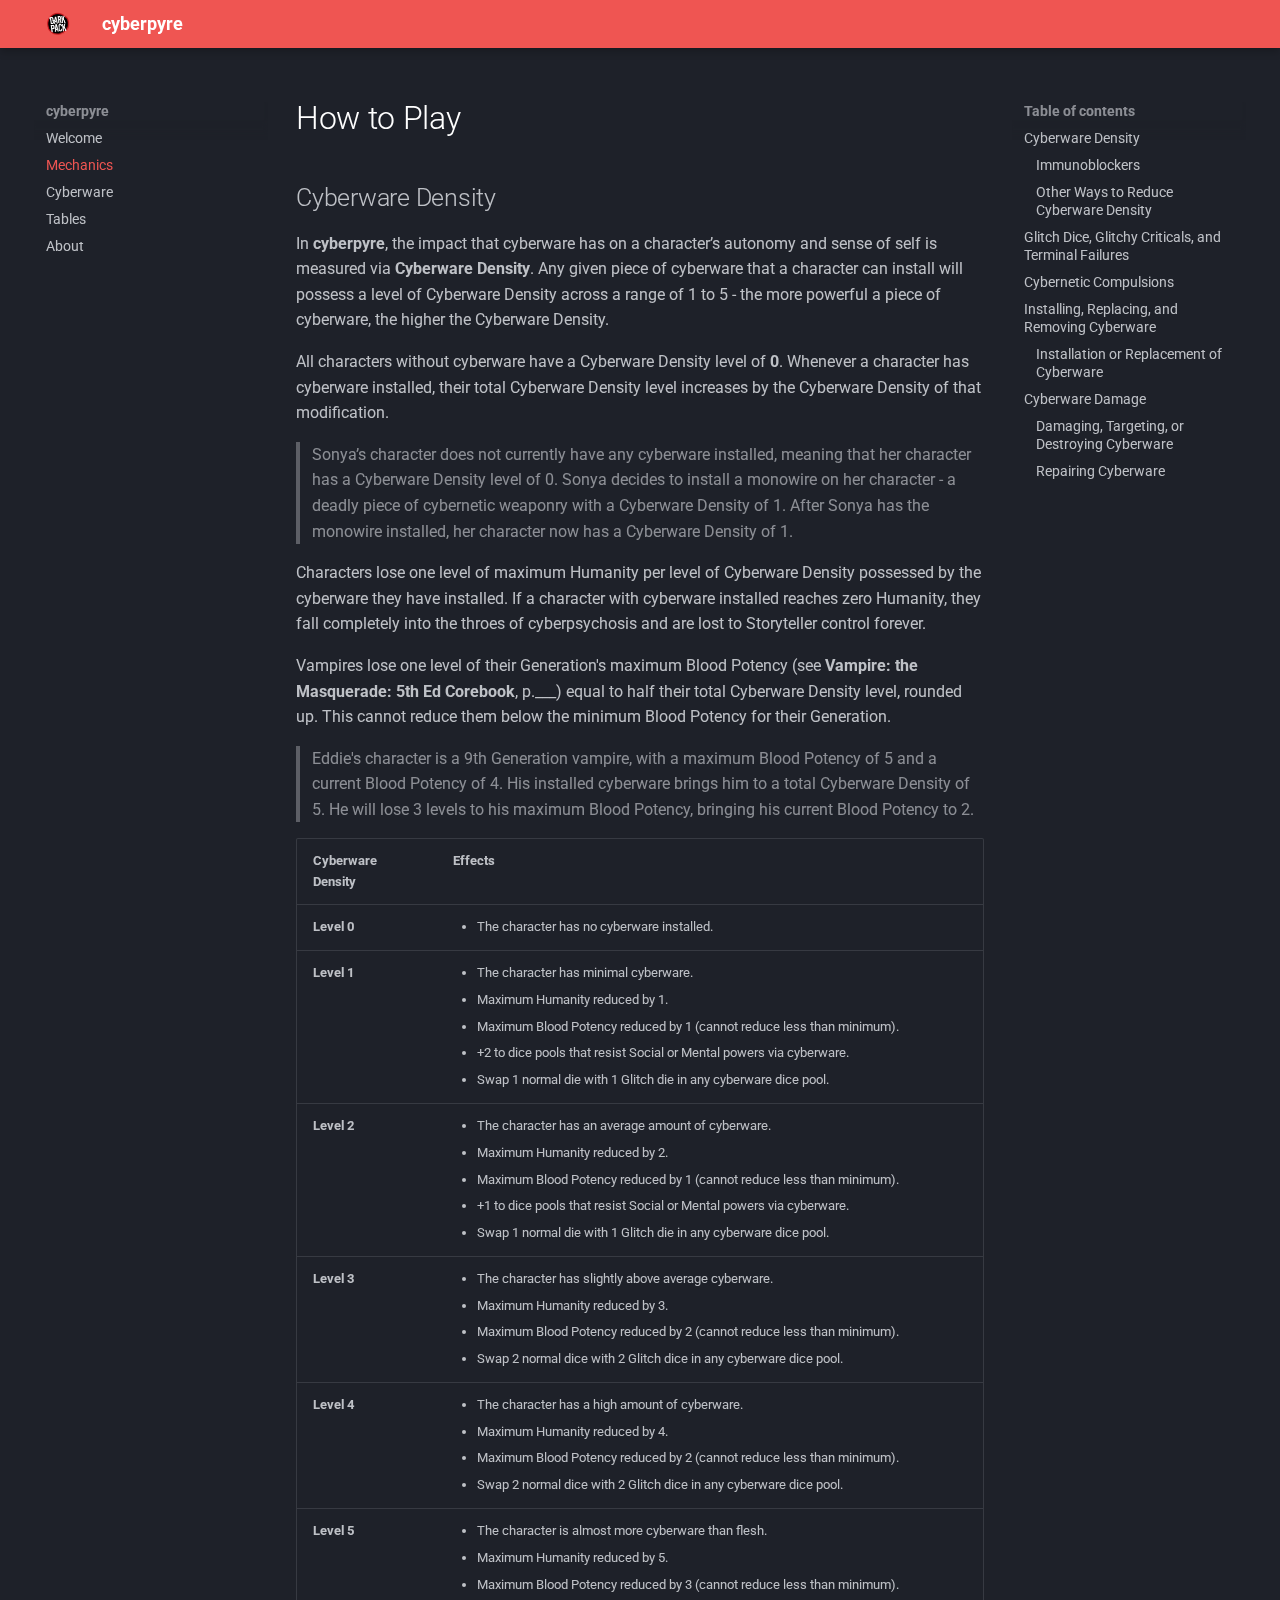
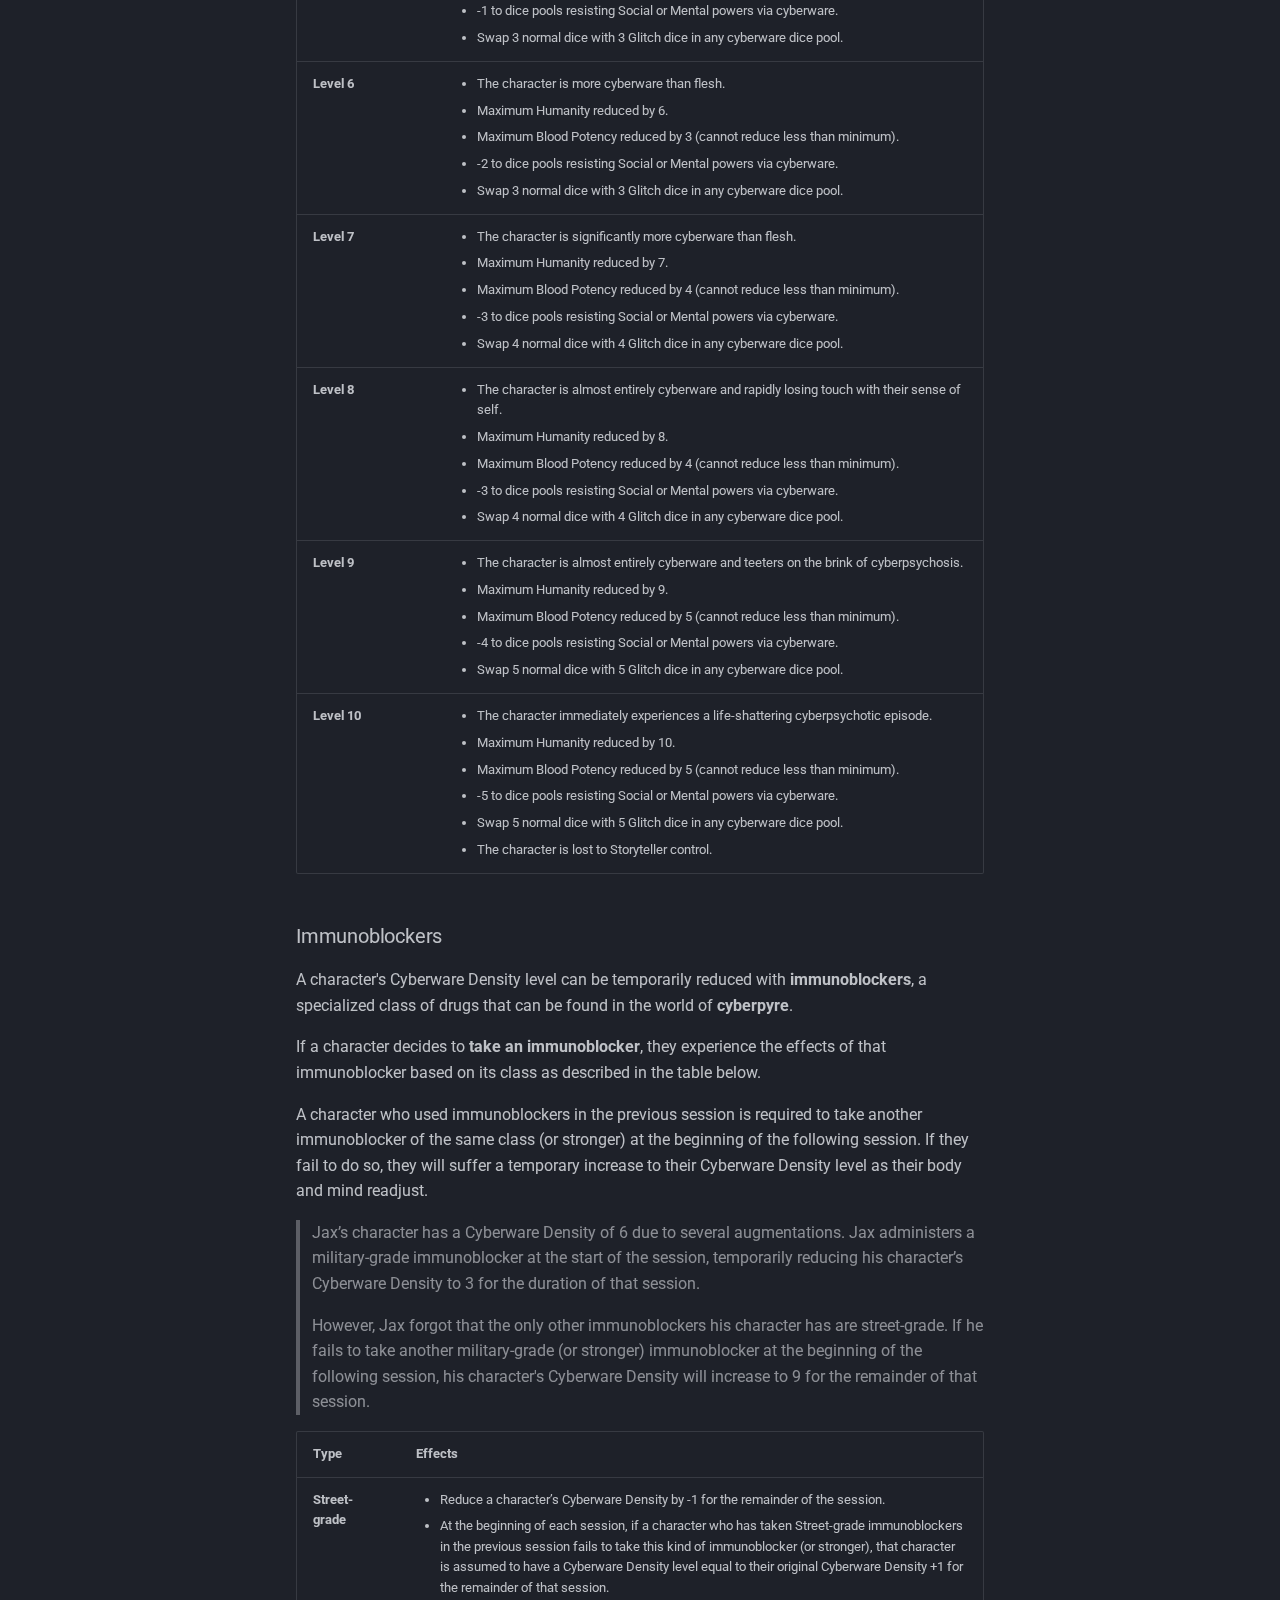
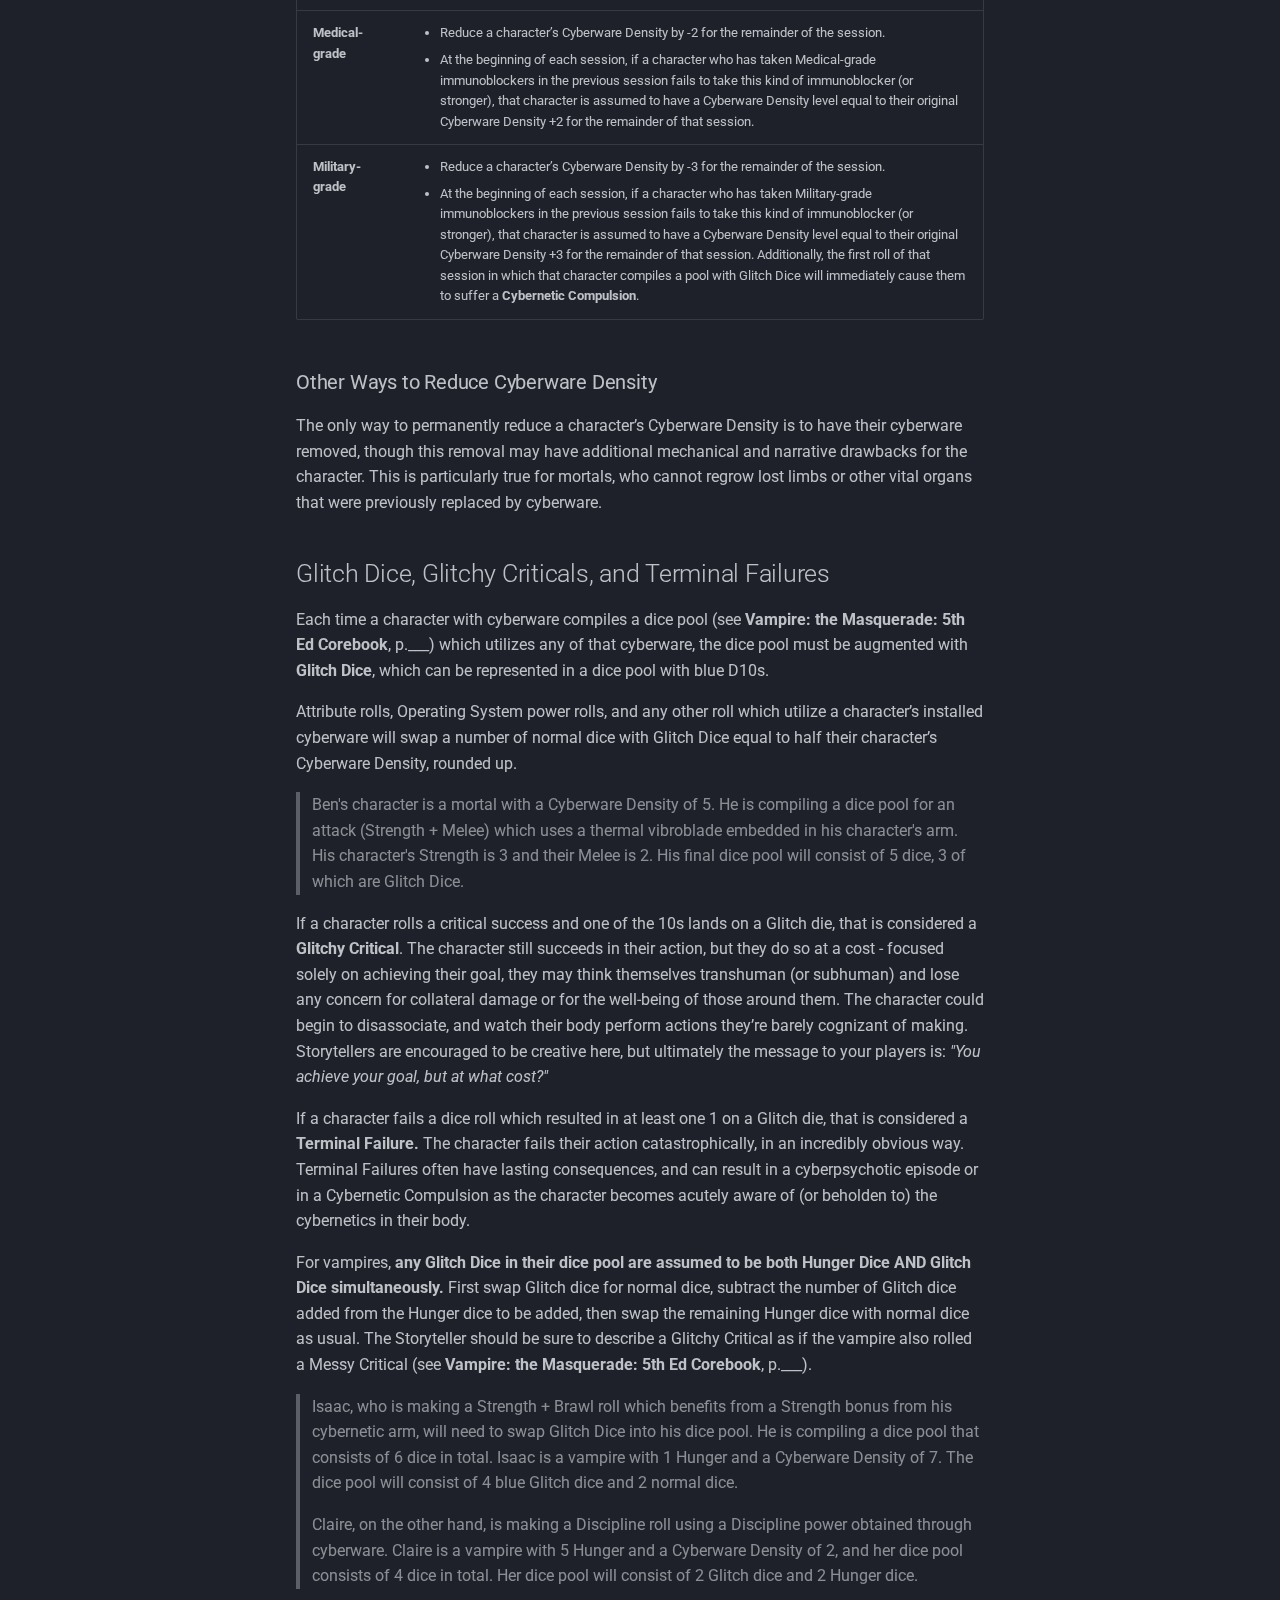
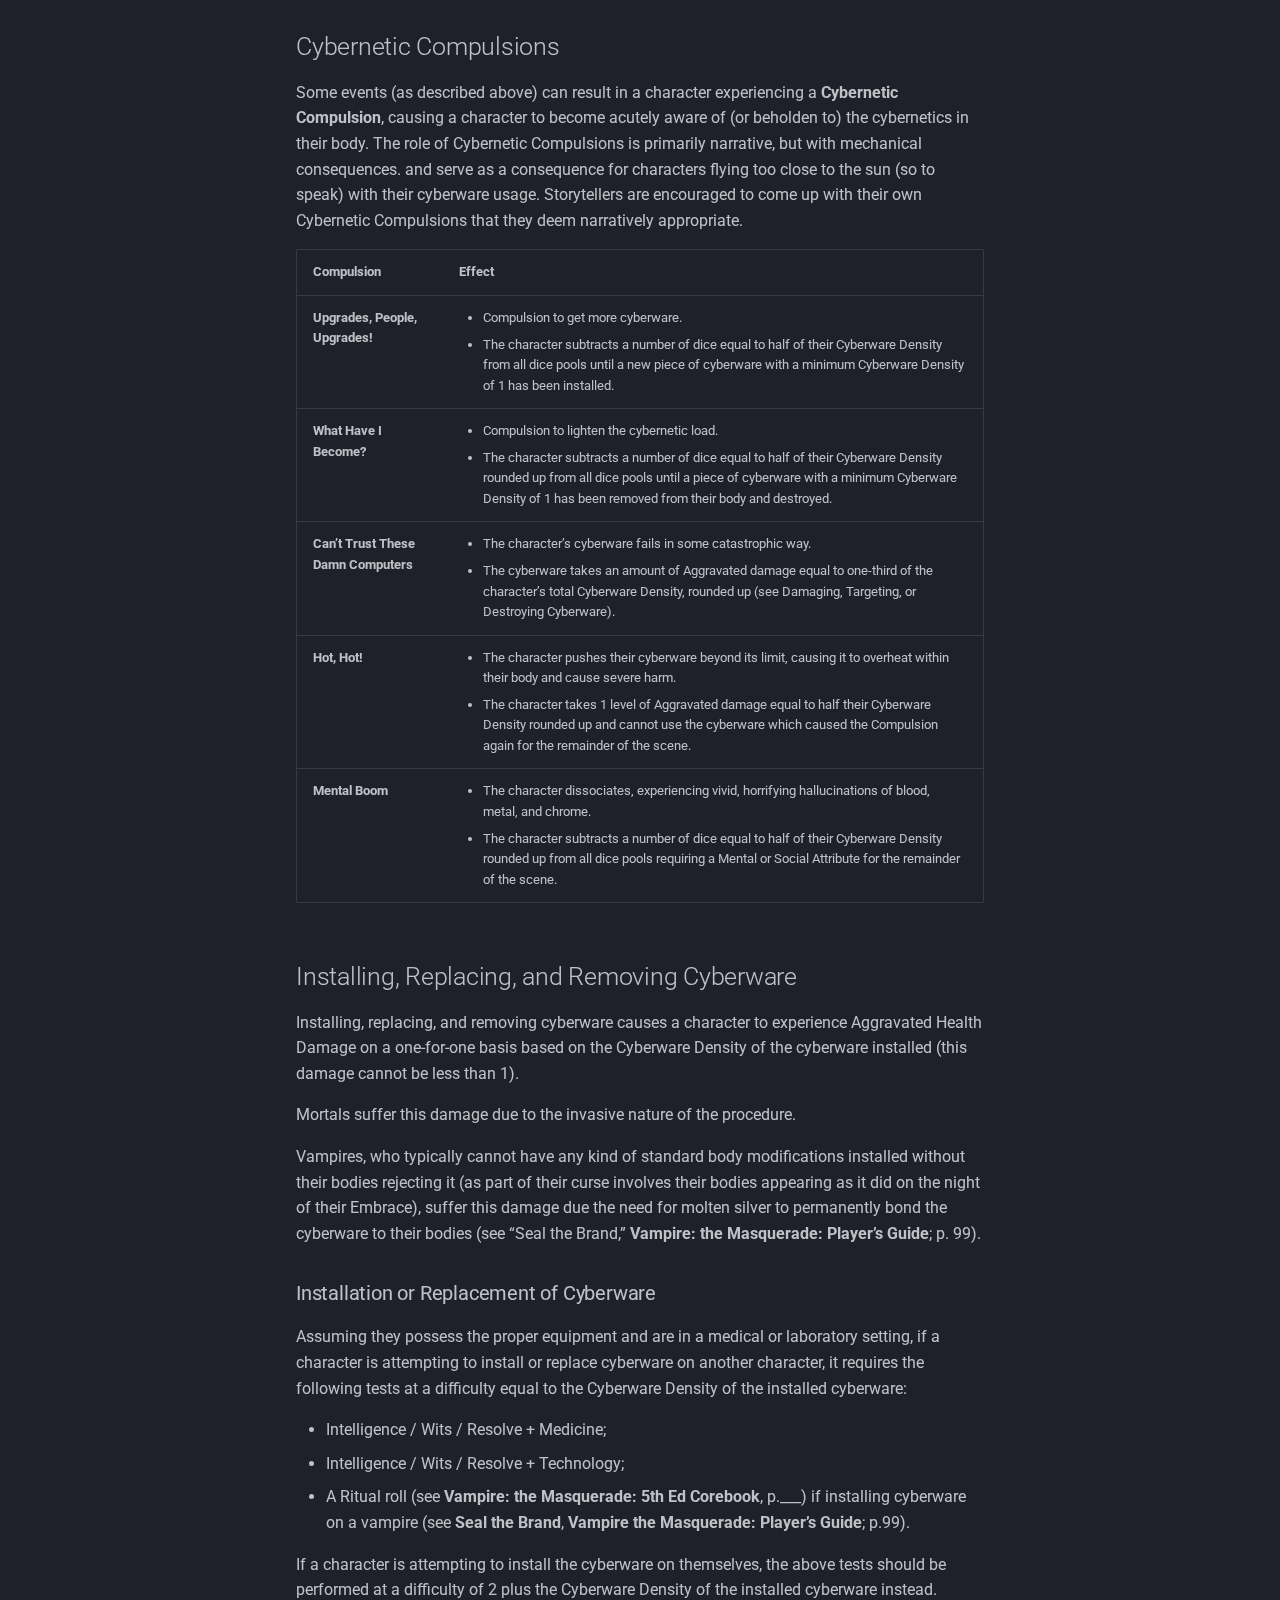
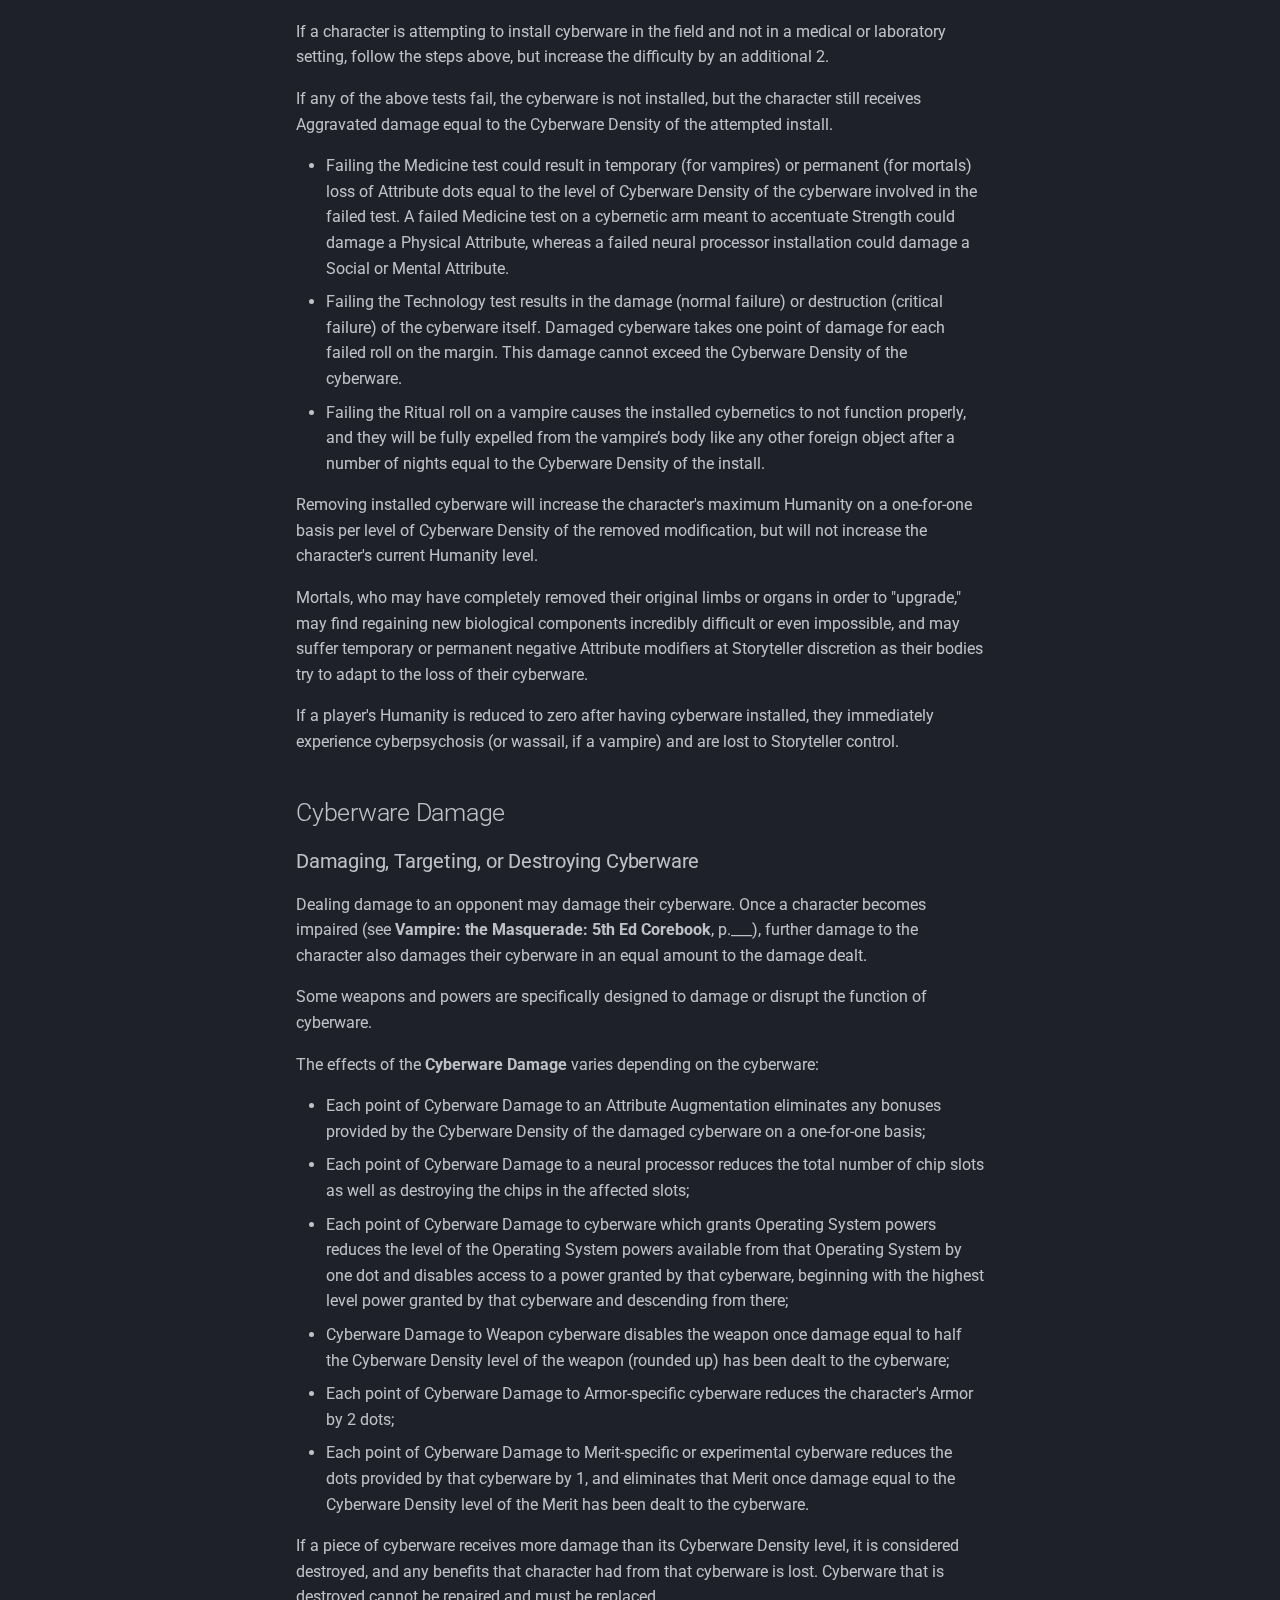
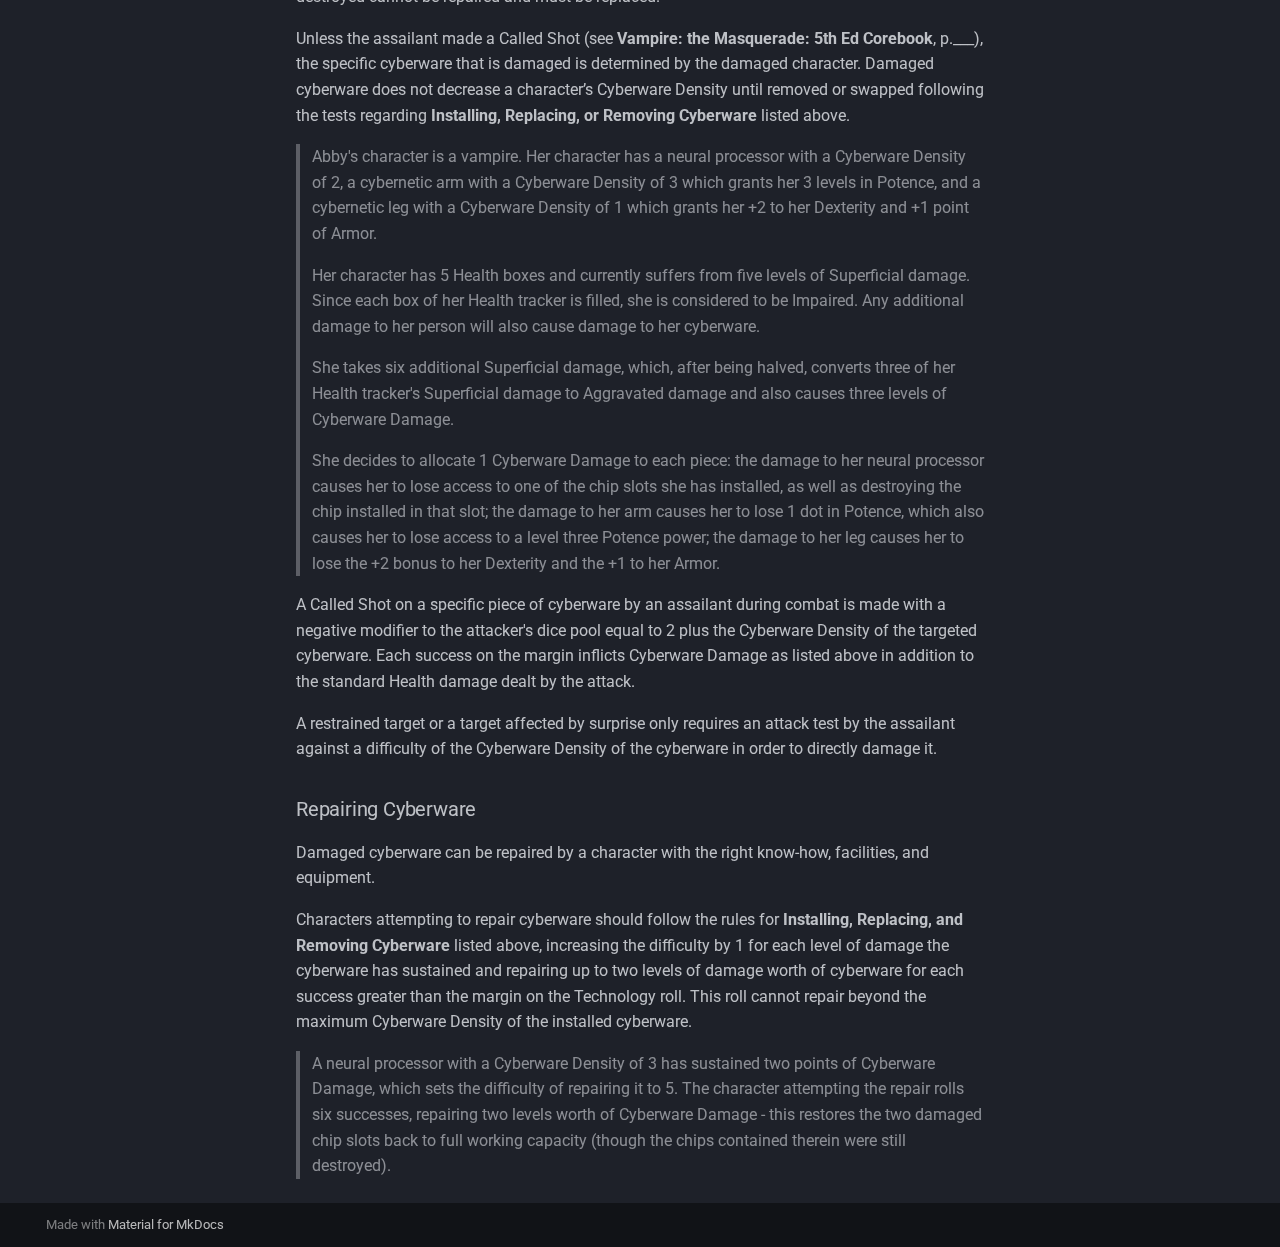
<file: site/mechanics/index.html>
<!doctype html>
<html lang="en" class="no-js">
  <head>
    
      <meta charset="utf-8">
      <meta name="viewport" content="width=device-width,initial-scale=1">
      
      
      
      
        <link rel="prev" href="..">
      
      
        <link rel="next" href="../cyberware/">
      
      
        
      
      
      <link rel="icon" href="../img/vamp-teeth-icon.png">
      <meta name="generator" content="mkdocs-1.6.1, mkdocs-material-9.7.0">
    
    
      
        <title>Mechanics - cyberpyre</title>
      
    
    
      <link rel="stylesheet" href="../assets/stylesheets/main.618322db.min.css">
      
        
        <link rel="stylesheet" href="../assets/stylesheets/palette.ab4e12ef.min.css">
      
      


    
    
      
    
    
      
        
        
        <link rel="preconnect" href="https://fonts.gstatic.com" crossorigin>
        <link rel="stylesheet" href="https://fonts.googleapis.com/css?family=Roboto:300,300i,400,400i,700,700i%7CRoboto+Mono:400,400i,700,700i&display=fallback">
        <style>:root{--md-text-font:"Roboto";--md-code-font:"Roboto Mono"}</style>
      
    
    
      <link rel="stylesheet" href="../stylesheets/extra.css">
    
    <script>__md_scope=new URL("..",location),__md_hash=e=>[...e].reduce(((e,_)=>(e<<5)-e+_.charCodeAt(0)),0),__md_get=(e,_=localStorage,t=__md_scope)=>JSON.parse(_.getItem(t.pathname+"."+e)),__md_set=(e,_,t=localStorage,a=__md_scope)=>{try{t.setItem(a.pathname+"."+e,JSON.stringify(_))}catch(e){}}</script>
    
      

    
    
  </head>
  
  
    
    
    
    
    
    <body dir="ltr" data-md-color-scheme="slate" data-md-color-primary="red" data-md-color-accent="cyan">
  
    
    <input class="md-toggle" data-md-toggle="drawer" type="checkbox" id="__drawer" autocomplete="off">
    <input class="md-toggle" data-md-toggle="search" type="checkbox" id="__search" autocomplete="off">
    <label class="md-overlay" for="__drawer"></label>
    <div data-md-component="skip">
      
        
        <a href="#how-to-play" class="md-skip">
          Skip to content
        </a>
      
    </div>
    <div data-md-component="announce">
      
    </div>
    
    
      

  

<header class="md-header md-header--shadow" data-md-component="header">
  <nav class="md-header__inner md-grid" aria-label="Header">
    <a href=".." title="cyberpyre" class="md-header__button md-logo" aria-label="cyberpyre" data-md-component="logo">
      
  <img src="../img/darkpack_logo2.png" alt="logo">

    </a>
    <label class="md-header__button md-icon" for="__drawer">
      
      <svg xmlns="http://www.w3.org/2000/svg" viewBox="0 0 24 24"><path d="M3 6h18v2H3zm0 5h18v2H3zm0 5h18v2H3z"/></svg>
    </label>
    <div class="md-header__title" data-md-component="header-title">
      <div class="md-header__ellipsis">
        <div class="md-header__topic">
          <span class="md-ellipsis">
            cyberpyre
          </span>
        </div>
        <div class="md-header__topic" data-md-component="header-topic">
          <span class="md-ellipsis">
            
              Mechanics
            
          </span>
        </div>
      </div>
    </div>
    
      
    
    
    
    
    
  </nav>
  
</header>
    
    <div class="md-container" data-md-component="container">
      
      
        
          
        
      
      <main class="md-main" data-md-component="main">
        <div class="md-main__inner md-grid">
          
            
              
              <div class="md-sidebar md-sidebar--primary" data-md-component="sidebar" data-md-type="navigation" >
                <div class="md-sidebar__scrollwrap">
                  <div class="md-sidebar__inner">
                    



<nav class="md-nav md-nav--primary" aria-label="Navigation" data-md-level="0">
  <label class="md-nav__title" for="__drawer">
    <a href=".." title="cyberpyre" class="md-nav__button md-logo" aria-label="cyberpyre" data-md-component="logo">
      
  <img src="../img/darkpack_logo2.png" alt="logo">

    </a>
    cyberpyre
  </label>
  
  <ul class="md-nav__list" data-md-scrollfix>
    
      
      
  
  
  
  
    <li class="md-nav__item">
      <a href=".." class="md-nav__link">
        
  
  
  <span class="md-ellipsis">
    
  
    Welcome
  

    
  </span>
  
  

      </a>
    </li>
  

    
      
      
  
  
    
  
  
  
    <li class="md-nav__item md-nav__item--active">
      
      <input class="md-nav__toggle md-toggle" type="checkbox" id="__toc">
      
      
        
      
      
        <label class="md-nav__link md-nav__link--active" for="__toc">
          
  
  
  <span class="md-ellipsis">
    
  
    Mechanics
  

    
  </span>
  
  

          <span class="md-nav__icon md-icon"></span>
        </label>
      
      <a href="./" class="md-nav__link md-nav__link--active">
        
  
  
  <span class="md-ellipsis">
    
  
    Mechanics
  

    
  </span>
  
  

      </a>
      
        

<nav class="md-nav md-nav--secondary" aria-label="Table of contents">
  
  
  
    
  
  
    <label class="md-nav__title" for="__toc">
      <span class="md-nav__icon md-icon"></span>
      Table of contents
    </label>
    <ul class="md-nav__list" data-md-component="toc" data-md-scrollfix>
      
        <li class="md-nav__item">
  <a href="#cyberware-density" class="md-nav__link">
    <span class="md-ellipsis">
      
        Cyberware Density
      
    </span>
  </a>
  
    <nav class="md-nav" aria-label="Cyberware Density">
      <ul class="md-nav__list">
        
          <li class="md-nav__item">
  <a href="#immunoblockers" class="md-nav__link">
    <span class="md-ellipsis">
      
        Immunoblockers
      
    </span>
  </a>
  
</li>
        
          <li class="md-nav__item">
  <a href="#other-ways-to-reduce-cyberware-density" class="md-nav__link">
    <span class="md-ellipsis">
      
        Other Ways to Reduce Cyberware Density
      
    </span>
  </a>
  
</li>
        
      </ul>
    </nav>
  
</li>
      
        <li class="md-nav__item">
  <a href="#glitch-dice-glitchy-criticals-and-terminal-failures" class="md-nav__link">
    <span class="md-ellipsis">
      
        Glitch Dice, Glitchy Criticals, and Terminal Failures
      
    </span>
  </a>
  
</li>
      
        <li class="md-nav__item">
  <a href="#cybernetic-compulsions" class="md-nav__link">
    <span class="md-ellipsis">
      
        Cybernetic Compulsions
      
    </span>
  </a>
  
</li>
      
        <li class="md-nav__item">
  <a href="#installing-replacing-and-removing-cyberware" class="md-nav__link">
    <span class="md-ellipsis">
      
        Installing, Replacing, and Removing Cyberware
      
    </span>
  </a>
  
    <nav class="md-nav" aria-label="Installing, Replacing, and Removing Cyberware">
      <ul class="md-nav__list">
        
          <li class="md-nav__item">
  <a href="#installation-or-replacement-of-cyberware" class="md-nav__link">
    <span class="md-ellipsis">
      
        Installation or Replacement of Cyberware
      
    </span>
  </a>
  
</li>
        
      </ul>
    </nav>
  
</li>
      
        <li class="md-nav__item">
  <a href="#cyberware-damage" class="md-nav__link">
    <span class="md-ellipsis">
      
        Cyberware Damage
      
    </span>
  </a>
  
    <nav class="md-nav" aria-label="Cyberware Damage">
      <ul class="md-nav__list">
        
          <li class="md-nav__item">
  <a href="#damaging-targeting-or-destroying-cyberware" class="md-nav__link">
    <span class="md-ellipsis">
      
        Damaging, Targeting, or Destroying Cyberware
      
    </span>
  </a>
  
</li>
        
          <li class="md-nav__item">
  <a href="#repairing-cyberware" class="md-nav__link">
    <span class="md-ellipsis">
      
        Repairing Cyberware
      
    </span>
  </a>
  
</li>
        
      </ul>
    </nav>
  
</li>
      
    </ul>
  
</nav>
      
    </li>
  

    
      
      
  
  
  
  
    <li class="md-nav__item">
      <a href="../cyberware/" class="md-nav__link">
        
  
  
  <span class="md-ellipsis">
    
  
    Cyberware
  

    
  </span>
  
  

      </a>
    </li>
  

    
      
      
  
  
  
  
    <li class="md-nav__item">
      <a href="../tables/" class="md-nav__link">
        
  
  
  <span class="md-ellipsis">
    
  
    Tables
  

    
  </span>
  
  

      </a>
    </li>
  

    
      
      
  
  
  
  
    <li class="md-nav__item">
      <a href="../about/" class="md-nav__link">
        
  
  
  <span class="md-ellipsis">
    
  
    About
  

    
  </span>
  
  

      </a>
    </li>
  

    
  </ul>
</nav>
                  </div>
                </div>
              </div>
            
            
              
              <div class="md-sidebar md-sidebar--secondary" data-md-component="sidebar" data-md-type="toc" >
                <div class="md-sidebar__scrollwrap">
                  <div class="md-sidebar__inner">
                    

<nav class="md-nav md-nav--secondary" aria-label="Table of contents">
  
  
  
    
  
  
    <label class="md-nav__title" for="__toc">
      <span class="md-nav__icon md-icon"></span>
      Table of contents
    </label>
    <ul class="md-nav__list" data-md-component="toc" data-md-scrollfix>
      
        <li class="md-nav__item">
  <a href="#cyberware-density" class="md-nav__link">
    <span class="md-ellipsis">
      
        Cyberware Density
      
    </span>
  </a>
  
    <nav class="md-nav" aria-label="Cyberware Density">
      <ul class="md-nav__list">
        
          <li class="md-nav__item">
  <a href="#immunoblockers" class="md-nav__link">
    <span class="md-ellipsis">
      
        Immunoblockers
      
    </span>
  </a>
  
</li>
        
          <li class="md-nav__item">
  <a href="#other-ways-to-reduce-cyberware-density" class="md-nav__link">
    <span class="md-ellipsis">
      
        Other Ways to Reduce Cyberware Density
      
    </span>
  </a>
  
</li>
        
      </ul>
    </nav>
  
</li>
      
        <li class="md-nav__item">
  <a href="#glitch-dice-glitchy-criticals-and-terminal-failures" class="md-nav__link">
    <span class="md-ellipsis">
      
        Glitch Dice, Glitchy Criticals, and Terminal Failures
      
    </span>
  </a>
  
</li>
      
        <li class="md-nav__item">
  <a href="#cybernetic-compulsions" class="md-nav__link">
    <span class="md-ellipsis">
      
        Cybernetic Compulsions
      
    </span>
  </a>
  
</li>
      
        <li class="md-nav__item">
  <a href="#installing-replacing-and-removing-cyberware" class="md-nav__link">
    <span class="md-ellipsis">
      
        Installing, Replacing, and Removing Cyberware
      
    </span>
  </a>
  
    <nav class="md-nav" aria-label="Installing, Replacing, and Removing Cyberware">
      <ul class="md-nav__list">
        
          <li class="md-nav__item">
  <a href="#installation-or-replacement-of-cyberware" class="md-nav__link">
    <span class="md-ellipsis">
      
        Installation or Replacement of Cyberware
      
    </span>
  </a>
  
</li>
        
      </ul>
    </nav>
  
</li>
      
        <li class="md-nav__item">
  <a href="#cyberware-damage" class="md-nav__link">
    <span class="md-ellipsis">
      
        Cyberware Damage
      
    </span>
  </a>
  
    <nav class="md-nav" aria-label="Cyberware Damage">
      <ul class="md-nav__list">
        
          <li class="md-nav__item">
  <a href="#damaging-targeting-or-destroying-cyberware" class="md-nav__link">
    <span class="md-ellipsis">
      
        Damaging, Targeting, or Destroying Cyberware
      
    </span>
  </a>
  
</li>
        
          <li class="md-nav__item">
  <a href="#repairing-cyberware" class="md-nav__link">
    <span class="md-ellipsis">
      
        Repairing Cyberware
      
    </span>
  </a>
  
</li>
        
      </ul>
    </nav>
  
</li>
      
    </ul>
  
</nav>
                  </div>
                </div>
              </div>
            
          
          
            <div class="md-content" data-md-component="content">
              
              <article class="md-content__inner md-typeset">
                
                  



<h1 id="how-to-play">How to Play</h1>
<h2 id="cyberware-density">Cyberware Density</h2>
<p>In <strong>cyberpyre</strong>, the impact that cyberware has on a character’s autonomy and sense of self is measured via <strong>Cyberware Density</strong>.  Any given piece of cyberware that a character can install will possess a level of Cyberware Density across a range of 1 to 5 - the more powerful a piece of cyberware, the higher the Cyberware Density. </p>
<p>All characters without cyberware have a Cyberware Density level of <strong>0</strong>.  Whenever a character has cyberware installed, their total Cyberware Density level increases by the Cyberware Density of that modification.</p>
<blockquote>
<p>Sonya’s character does not currently have any cyberware installed, meaning that her character has a Cyberware Density level of 0.  Sonya decides to install a monowire on her character - a deadly piece of cybernetic weaponry with a Cyberware Density of 1.  After Sonya has the monowire installed, her character now has a Cyberware Density of 1.</p>
</blockquote>
<p>Characters lose one level of maximum Humanity per level of Cyberware Density possessed by the cyberware they have installed. If a character with cyberware installed reaches zero Humanity, they fall completely into the throes of cyberpsychosis and are lost to Storyteller control forever.</p>
<p>Vampires lose one level of their Generation's maximum Blood Potency (see <strong>Vampire: the Masquerade: 5th Ed Corebook</strong>, p.___) equal to half their total Cyberware Density level, rounded up. This cannot reduce them below the minimum Blood Potency for their Generation.</p>
<blockquote>
<p>Eddie's character is a 9th Generation vampire, with a maximum Blood Potency of 5 and a current Blood Potency of 4.  His installed cyberware brings him to a total Cyberware Density of 5.  He will lose 3 levels to his maximum Blood Potency, bringing his current Blood Potency to 2.</p>
</blockquote>
<table>
<thead>
<tr>
<th>Cyberware Density</th>
<th>Effects</th>
</tr>
</thead>
<tbody>
<tr>
<td><strong>Level 0</strong></td>
<td><ul><li>The character has no cyberware installed.</li></ul></td>
</tr>
<tr>
<td><strong>Level 1</strong></td>
<td><ul><li>The character has minimal cyberware.</li><li>Maximum Humanity reduced by 1.</li><li>Maximum Blood Potency reduced by 1 (cannot reduce less than minimum).</li><li>+2 to dice pools that resist Social or Mental powers via cyberware.</li><li>Swap 1 normal die with 1 Glitch die in any cyberware dice pool.</li></ul></td>
</tr>
<tr>
<td><strong>Level 2</strong></td>
<td><ul><li>The character has an average amount of cyberware.</li><li>Maximum Humanity reduced by 2.</li><li>Maximum Blood Potency reduced by 1 (cannot reduce less than minimum).</li><li>+1 to dice pools that resist Social or Mental powers via cyberware.</li><li>Swap 1 normal die with 1 Glitch die in any cyberware dice pool.</li></ul></td>
</tr>
<tr>
<td><strong>Level 3</strong></td>
<td><ul><li>The character has slightly above average cyberware.</li><li>Maximum Humanity reduced by 3.</li><li>Maximum Blood Potency reduced by 2 (cannot reduce less than minimum).</li><li>Swap 2 normal dice with 2 Glitch dice in any cyberware dice pool.</li></ul></td>
</tr>
<tr>
<td><strong>Level 4</strong></td>
<td><ul><li>The character has a high amount of cyberware.</li><li>Maximum Humanity reduced by 4.</li><li>Maximum Blood Potency reduced by 2 (cannot reduce less than minimum).</li><li>Swap 2 normal dice with 2 Glitch dice in any cyberware dice pool.</li></ul></td>
</tr>
<tr>
<td><strong>Level 5</strong></td>
<td><ul><li>The character is almost more cyberware than flesh.</li><li>Maximum Humanity reduced by 5.</li><li>Maximum Blood Potency reduced by 3 (cannot reduce less than minimum).</li><li>-1 to dice pools resisting Social or Mental powers via cyberware.</li><li>Swap 3 normal dice with 3 Glitch dice in any cyberware dice pool.</li></ul></td>
</tr>
<tr>
<td><strong>Level 6</strong></td>
<td><ul><li>The character is more cyberware than flesh.</li><li>Maximum Humanity reduced by 6.</li><li>Maximum Blood Potency reduced by 3 (cannot reduce less than minimum).</li><li>-2 to dice pools resisting Social or Mental powers via cyberware.</li><li>Swap 3 normal dice with 3 Glitch dice in any cyberware dice pool.</li></ul></td>
</tr>
<tr>
<td><strong>Level 7</strong></td>
<td><ul><li>The character is significantly more cyberware than flesh.</li><li>Maximum Humanity reduced by 7.</li><li>Maximum Blood Potency reduced by 4 (cannot reduce less than minimum).</li><li>-3 to dice pools resisting Social or Mental powers via cyberware.</li><li>Swap 4 normal dice with 4 Glitch dice in any cyberware dice pool.</li></ul></td>
</tr>
<tr>
<td><strong>Level 8</strong></td>
<td><ul><li>The character is almost entirely cyberware and rapidly losing touch with their sense of self.</li><li>Maximum Humanity reduced by 8.</li><li>Maximum Blood Potency reduced by 4 (cannot reduce less than minimum).</li><li>-3 to dice pools resisting Social or Mental powers via cyberware.</li><li>Swap 4 normal dice with 4 Glitch dice in any cyberware dice pool.</li></ul></td>
</tr>
<tr>
<td><strong>Level 9</strong></td>
<td><ul><li>The character is almost entirely cyberware and teeters on the brink of cyberpsychosis.</li><li>Maximum Humanity reduced by 9.</li><li>Maximum Blood Potency reduced by 5 (cannot reduce less than minimum).</li><li>-4 to dice pools resisting Social or Mental powers via cyberware.</li><li>Swap 5 normal dice with 5 Glitch dice in any cyberware dice pool.</li></ul></td>
</tr>
<tr>
<td><strong>Level 10</strong></td>
<td><ul><li>The character immediately experiences a life-shattering cyberpsychotic episode.</li><li>Maximum Humanity reduced by 10.</li><li>Maximum Blood Potency reduced by 5 (cannot reduce less than minimum).</li><li>-5 to dice pools resisting Social or Mental powers via cyberware.</li><li>Swap 5 normal dice with 5 Glitch dice in any cyberware dice pool.</li><li>The character is lost to Storyteller control.</li></ul></td>
</tr>
</tbody>
</table>
<h3 id="immunoblockers">Immunoblockers</h3>
<p>A character's Cyberware Density level can be temporarily reduced with <strong>immunoblockers</strong>, a specialized class of drugs that can be found in the world of <strong>cyberpyre</strong>.  </p>
<p>If a character decides to <strong>take an immunoblocker</strong>, they experience the effects of that immunoblocker based on its class as described in the table below. </p>
<p>A character who used immunoblockers in the previous session is required to take another immunoblocker of the same class (or stronger) at the beginning of the following session.  If they fail to do so, they will suffer a temporary increase to their Cyberware Density level as their body and mind readjust.</p>
<blockquote>
<p>Jax’s character has a Cyberware Density of 6 due to several augmentations. Jax administers a military-grade immunoblocker at the start of the session, temporarily reducing his character’s Cyberware Density to 3 for the duration of that session. </p>
<p>However, Jax forgot that the only other immunoblockers his character has are street-grade.  If he fails to take another military-grade (or stronger) immunoblocker at the beginning of the following session, his character's Cyberware Density will increase to 9 for the remainder of that session.</p>
</blockquote>
<table>
<thead>
<tr>
<th>Type</th>
<th>Effects</th>
</tr>
</thead>
<tbody>
<tr>
<td><strong>Street-grade</strong></td>
<td><ul><li>Reduce a character’s Cyberware Density by -1 for the remainder of the session. </li><li> At the beginning of each session, if a character who has taken Street-grade immunoblockers in the previous session fails to take this kind of immunoblocker (or stronger), that character is assumed to have a Cyberware Density level equal to their original Cyberware Density +1 for the remainder of that session.</li></ul></td>
</tr>
<tr>
<td><strong>Medical-grade</strong></td>
<td><ul><li>Reduce a character’s Cyberware Density by -2 for the remainder of the session. </li><li>At the beginning of each session, if a character who has taken Medical-grade immunoblockers in the previous session fails to take this kind of immunoblocker (or stronger), that character is assumed to have a Cyberware Density level equal to their original Cyberware Density +2 for the remainder of that session.</li></td>
</tr>
<tr>
<td><strong>Military-grade</strong></td>
<td><ul><li>Reduce a character’s Cyberware Density by -3 for the remainder of the session.</li><li>At the beginning of each session, if a character who has taken Military-grade immunoblockers in the previous session fails to take this kind of immunoblocker (or stronger), that character is assumed to have a Cyberware Density level equal to their original Cyberware Density +3 for the remainder of that session.  Additionally, the first roll of that session in which that character compiles a pool with Glitch Dice will immediately cause them to suffer a <strong>Cybernetic Compulsion</strong>.</li></ul></td>
</tr>
</tbody>
</table>
<h3 id="other-ways-to-reduce-cyberware-density">Other Ways to Reduce Cyberware Density</h3>
<p>The only way to permanently reduce a character’s Cyberware Density is to have their cyberware removed, though this removal may have additional mechanical and narrative drawbacks for the character. This is particularly true for mortals, who cannot regrow lost limbs or other vital organs that were previously replaced by cyberware.</p>
<h2 id="glitch-dice-glitchy-criticals-and-terminal-failures">Glitch Dice, Glitchy Criticals, and Terminal Failures</h2>
<p>Each time a character with cyberware compiles a dice pool (see <strong>Vampire: the Masquerade: 5th Ed Corebook</strong>, p.___) which utilizes any of that cyberware, the dice pool must be augmented with <strong>Glitch Dice</strong>, which can be represented in a dice pool with blue D10s. </p>
<p>Attribute rolls, Operating System power rolls, and any other roll which utilize a character’s installed cyberware will swap a number of normal dice with Glitch Dice equal to half their character’s Cyberware Density, rounded up.</p>
<blockquote>
<p>Ben's character is a mortal with a Cyberware Density of 5.  He is compiling a dice pool for an attack (Strength + Melee) which uses a thermal vibroblade embedded in his character's arm.  His character's Strength is 3 and their Melee is 2.  His final dice pool will consist of 5 dice, 3 of which are Glitch Dice.</p>
</blockquote>
<p>If a character rolls a critical success and one of the 10s lands on a Glitch die, that is considered a <strong>Glitchy Critical</strong>.  The character still succeeds in their action, but they do so at a cost - focused solely on achieving their goal, they may think themselves transhuman (or subhuman) and lose any concern for collateral damage or for the well-being of those around them. The character could begin to disassociate, and watch their body perform actions they’re barely cognizant of making.  Storytellers are encouraged to be creative here, but ultimately the message to your players is: <em>"You achieve your goal, but at what cost?"</em></p>
<p>If a character fails a dice roll which resulted in at least one 1 on a Glitch die, that is considered a <strong>Terminal Failure.</strong> The character fails their action catastrophically, in an incredibly obvious way. Terminal Failures often have lasting consequences, and can result in a cyberpsychotic episode or in a Cybernetic Compulsion as the character becomes acutely aware of (or beholden to) the cybernetics in their body.</p>
<p>For vampires, <strong>any Glitch Dice in their dice pool are assumed to be both Hunger Dice AND Glitch Dice simultaneously.</strong>  First swap Glitch dice for normal dice, subtract the number of Glitch dice added from the Hunger dice to be added, then swap the remaining Hunger dice with normal dice as usual.  The Storyteller should be sure to describe a Glitchy Critical as if the vampire also rolled a Messy Critical (see <strong>Vampire: the Masquerade: 5th Ed Corebook</strong>, p.___).</p>
<blockquote>
<p>Isaac, who is making a Strength + Brawl roll which benefits from a Strength bonus from his cybernetic arm, will need to swap Glitch Dice into his dice pool. He is compiling a dice pool that consists of 6 dice in total.  Isaac is a vampire with 1 Hunger and a Cyberware Density of 7. The dice pool will consist of 4 blue Glitch dice and 2 normal dice. </p>
<p>Claire, on the other hand, is making a Discipline roll using a Discipline power obtained through cyberware. Claire is a vampire with 5 Hunger and a Cyberware Density of 2, and her dice pool consists of 4 dice in total. Her dice pool will consist of 2 Glitch dice and 2 Hunger dice.</p>
</blockquote>
<h2 id="cybernetic-compulsions">Cybernetic Compulsions</h2>
<p>Some events (as described above) can result in a character experiencing a <strong>Cybernetic Compulsion</strong>, causing a character to become acutely aware of (or beholden to) the cybernetics in their body.  The role of Cybernetic Compulsions is primarily narrative, but with mechanical consequences. and serve as a consequence for characters flying too close to the sun (so to speak) with their cyberware usage. Storytellers are encouraged to come up with their own Cybernetic Compulsions that they deem narratively appropriate.</p>
<table>
<thead>
<tr>
<th>Compulsion</th>
<th>Effect</th>
</tr>
</thead>
<tbody>
<tr>
<td><strong>Upgrades, People, Upgrades!</strong></td>
<td><ul><li>Compulsion to get more cyberware.</li><li> The character subtracts a number of dice equal to half of their Cyberware Density from all dice pools until a new piece of cyberware with a minimum Cyberware Density of 1 has been installed.</li></ul></td>
</tr>
<tr>
<td><strong>What Have I Become?</strong></td>
<td><ul><li>Compulsion to lighten the cybernetic load.</li><li>The character subtracts a number of dice equal to half of their Cyberware Density rounded up from all dice pools until a piece of cyberware with a minimum Cyberware Density of 1 has been removed from their body and destroyed.</li></td>
</tr>
<tr>
<td><strong>Can’t Trust These Damn Computers</strong></td>
<td><ul><li>The character’s cyberware fails in some catastrophic way.</li><li>The cyberware takes an amount of Aggravated damage equal to one-third of the character’s total Cyberware Density, rounded up (see Damaging, Targeting, or Destroying Cyberware).</li></td>
</tr>
<tr>
<td><strong>Hot, Hot!</strong></td>
<td><ul><li>The character pushes their cyberware beyond its limit, causing it to overheat within their body and cause severe harm.</li><li>The character takes 1 level of Aggravated damage equal to half their Cyberware Density rounded up and cannot use the cyberware which caused the Compulsion again for the remainder of the scene.</li></td>
</tr>
<tr>
<td><strong>Mental Boom</strong></td>
<td><ul><li>The character dissociates, experiencing vivid, horrifying hallucinations of blood, metal, and chrome.</li><li>The character subtracts a number of dice equal to half of their Cyberware Density rounded up from all dice pools requiring a Mental or Social Attribute for the remainder of the scene.</li></td>
</tr>
</tbody>
</table>
<h2 id="installing-replacing-and-removing-cyberware">Installing, Replacing, and Removing Cyberware</h2>
<p>Installing, replacing, and removing cyberware causes a character to experience Aggravated Health Damage on a one-for-one basis based on the Cyberware Density of the cyberware installed (this damage cannot be less than 1). </p>
<p>Mortals suffer this damage due to the invasive nature of the procedure. </p>
<p>Vampires, who typically cannot have any kind of standard body modifications installed without their bodies rejecting it (as part of their curse involves their bodies appearing as it did on the night of their Embrace), suffer this damage due the need for molten silver to permanently bond the cyberware to their bodies (see “Seal the Brand,” <strong>Vampire: the Masquerade: Player’s Guide</strong>; p. 99).</p>
<h3 id="installation-or-replacement-of-cyberware">Installation or Replacement of Cyberware</h3>
<p>Assuming they possess the proper equipment and are in a medical or laboratory setting, if a character is attempting to install or replace cyberware on another character, it requires the following tests at a difficulty equal to the Cyberware Density of the installed cyberware:</p>
<ul>
<li>Intelligence / Wits / Resolve + Medicine;</li>
<li>Intelligence / Wits / Resolve + Technology;</li>
<li>A Ritual roll (see <strong>Vampire: the Masquerade: 5th Ed Corebook</strong>, p.___) if installing cyberware on a vampire (see <strong>Seal the Brand</strong>, <strong>Vampire the Masquerade: Player’s Guide</strong>; p.99).</li>
</ul>
<p>If a character is attempting to install the cyberware on themselves, the above tests should be performed at a difficulty of 2 plus the Cyberware Density of the installed cyberware instead.</p>
<p>If a character is attempting to install cyberware in the field and not in a medical or laboratory setting, follow the steps above, but increase the difficulty by an additional 2.</p>
<p>If any of the above tests fail, the cyberware is not installed, but the character still receives Aggravated damage equal to the Cyberware Density of the attempted install.</p>
<ul>
<li>Failing the Medicine test could result in temporary (for vampires) or permanent (for mortals) loss of Attribute dots equal to the level of Cyberware Density of the cyberware involved in the failed test. A failed Medicine test on a cybernetic arm meant to accentuate Strength could damage a Physical Attribute, whereas a failed neural processor installation could damage a Social or Mental Attribute.</li>
<li>Failing the Technology test results in the damage (normal failure) or destruction (critical failure) of the cyberware itself. Damaged cyberware takes one point of damage for each failed roll on the margin.  This damage cannot exceed the Cyberware Density of the cyberware.</li>
<li>Failing the Ritual roll on a vampire causes the installed cybernetics to not function properly, and they will be fully expelled from the vampire’s body like any other foreign object after a number of nights equal to the Cyberware Density of the install.</li>
</ul>
<p>Removing installed cyberware will increase the character's maximum Humanity on a one-for-one basis per level of Cyberware Density of the removed modification, but will not increase the character's current Humanity level. </p>
<p>Mortals, who may have completely removed their original limbs or organs in order to "upgrade," may find regaining new biological components incredibly difficult or even impossible, and may suffer temporary or permanent negative Attribute modifiers at Storyteller discretion as their bodies try to adapt to the loss of their cyberware.</p>
<p>If a player's Humanity is reduced to zero after having cyberware installed, they immediately experience cyberpsychosis (or wassail, if a vampire) and are lost to Storyteller control.</p>
<h2 id="cyberware-damage">Cyberware Damage</h2>
<h3 id="damaging-targeting-or-destroying-cyberware">Damaging, Targeting, or Destroying Cyberware</h3>
<p>Dealing damage to an opponent may damage their cyberware. Once a character becomes impaired (see <strong>Vampire: the Masquerade: 5th Ed Corebook</strong>, p.___), further damage to the character also damages their cyberware in an equal amount to the damage dealt.</p>
<p>Some weapons and powers are specifically designed to damage or disrupt the function of cyberware. </p>
<p>The effects of the <strong>Cyberware Damage</strong> varies depending on the cyberware:</p>
<ul>
<li>Each point of Cyberware Damage to an Attribute Augmentation eliminates any bonuses provided by the Cyberware Density of the damaged cyberware on a one-for-one basis;</li>
<li>Each point of Cyberware Damage to a neural processor reduces the total number of chip slots as well as destroying the chips in the affected slots;</li>
<li>Each point of Cyberware Damage to cyberware which grants Operating System powers reduces the level of the Operating System powers available from that Operating System by one dot and disables access to a power granted by that cyberware, beginning with the highest level power granted by that cyberware and descending from there;</li>
<li>Cyberware Damage to Weapon cyberware disables the weapon once damage equal to half the Cyberware Density level of the weapon (rounded up) has been dealt to the cyberware;</li>
<li>Each point of Cyberware Damage to Armor-specific cyberware reduces the character's Armor by 2 dots;</li>
<li>Each point of Cyberware Damage to Merit-specific or experimental cyberware reduces the dots provided by that cyberware by 1, and eliminates that Merit once damage equal to the Cyberware Density level of the Merit has been dealt to the cyberware.</li>
</ul>
<p>If a piece of cyberware receives more damage than its Cyberware Density level, it is considered destroyed, and any benefits that character had from that cyberware is lost.  Cyberware that is destroyed cannot be repaired and must be replaced.</p>
<p>Unless the assailant made a Called Shot (see <strong>Vampire: the Masquerade: 5th Ed Corebook</strong>, p.___), the specific cyberware that is damaged is determined by the damaged character. Damaged cyberware does not decrease a character’s Cyberware Density until removed or swapped following the tests regarding <strong>Installing, Replacing, or Removing Cyberware</strong> listed above.</p>
<blockquote>
<p>Abby's character is a vampire.  Her character has a neural processor with a Cyberware Density of 2, a cybernetic arm with a Cyberware Density of 3 which grants her 3 levels in Potence, and a cybernetic leg with a Cyberware Density of 1 which grants her +2 to her Dexterity and +1 point of Armor. </p>
<p>Her character has 5 Health boxes and currently suffers from five levels of Superficial damage. Since each box of her Health tracker is filled, she is considered to be Impaired. Any additional damage to her person will also cause damage to her cyberware. </p>
<p>She takes six additional Superficial damage, which, after being halved, converts three of her Health tracker's Superficial damage to Aggravated damage and also causes three levels of Cyberware Damage.</p>
<p>She decides to allocate 1 Cyberware Damage to each piece: the damage to her neural processor causes her to lose access to one of the chip slots she has installed, as well as destroying the chip installed in that slot; the damage to her arm causes her to lose 1 dot in Potence, which also causes her to lose access to a level three Potence power; the damage to her leg causes her to lose the +2 bonus to her Dexterity and the +1 to her Armor.</p>
</blockquote>
<p>A Called Shot on a specific piece of cyberware by an assailant during combat is made with a negative modifier to the attacker's dice pool equal to 2 plus the Cyberware Density of the targeted cyberware. Each success on the margin inflicts Cyberware Damage as listed above in addition to the standard Health damage dealt by the attack. </p>
<p>A restrained target or a target affected by surprise only requires an attack test by the assailant against a difficulty of the Cyberware Density of the cyberware in order to directly damage it.</p>
<h3 id="repairing-cyberware">Repairing Cyberware</h3>
<p>Damaged cyberware can be repaired by a character with the right know-how, facilities, and equipment. </p>
<p>Characters attempting to repair cyberware should follow the rules for <strong>Installing, Replacing, and Removing Cyberware</strong> listed above, increasing the difficulty by 1 for each level of damage the cyberware has sustained and repairing up to two levels of damage worth of cyberware for each success greater than the margin on the Technology roll. This roll cannot repair beyond the maximum Cyberware Density of the installed cyberware.</p>
<blockquote>
<p>A neural processor with a Cyberware Density of 3 has sustained two points of Cyberware Damage, which sets the difficulty of repairing it to 5. The character attempting the repair rolls six successes, repairing two levels worth of Cyberware Damage - this restores the two damaged chip slots back to full working capacity (though the chips contained therein were still destroyed).</p>
</blockquote>












                
              </article>
            </div>
          
          
<script>var target=document.getElementById(location.hash.slice(1));target&&target.name&&(target.checked=target.name.startsWith("__tabbed_"))</script>
        </div>
        
      </main>
      
        <footer class="md-footer">
  
  <div class="md-footer-meta md-typeset">
    <div class="md-footer-meta__inner md-grid">
      <div class="md-copyright">
  
  
    Made with
    <a href="https://squidfunk.github.io/mkdocs-material/" target="_blank" rel="noopener">
      Material for MkDocs
    </a>
  
</div>
      
    </div>
  </div>
</footer>
      
    </div>
    <div class="md-dialog" data-md-component="dialog">
      <div class="md-dialog__inner md-typeset"></div>
    </div>
    
    
    
      
      
      <script id="__config" type="application/json">{"annotate": null, "base": "..", "features": [], "search": "../assets/javascripts/workers/search.7a47a382.min.js", "tags": null, "translations": {"clipboard.copied": "Copied to clipboard", "clipboard.copy": "Copy to clipboard", "search.result.more.one": "1 more on this page", "search.result.more.other": "# more on this page", "search.result.none": "No matching documents", "search.result.one": "1 matching document", "search.result.other": "# matching documents", "search.result.placeholder": "Type to start searching", "search.result.term.missing": "Missing", "select.version": "Select version"}, "version": null}</script>
    
    
      <script src="../assets/javascripts/bundle.e71a0d61.min.js"></script>
      
    
  </body>
</html>
</file>
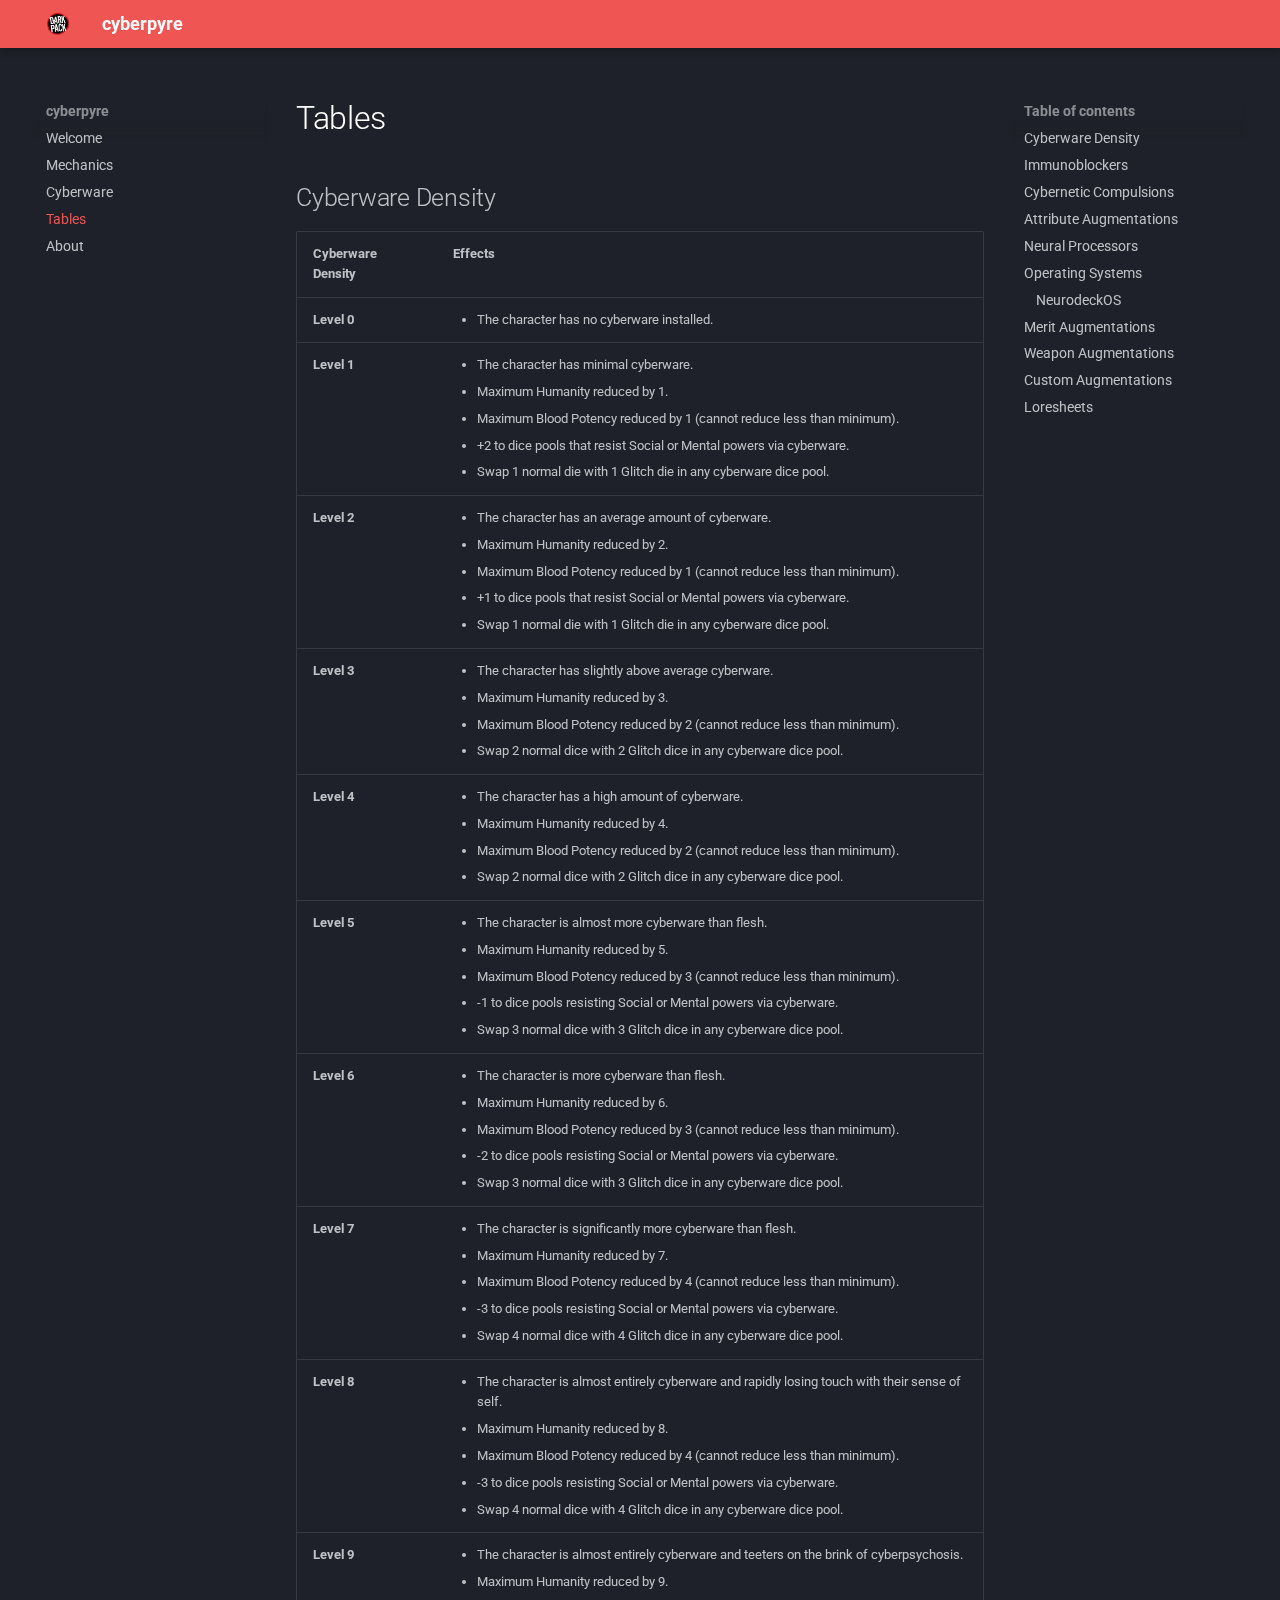
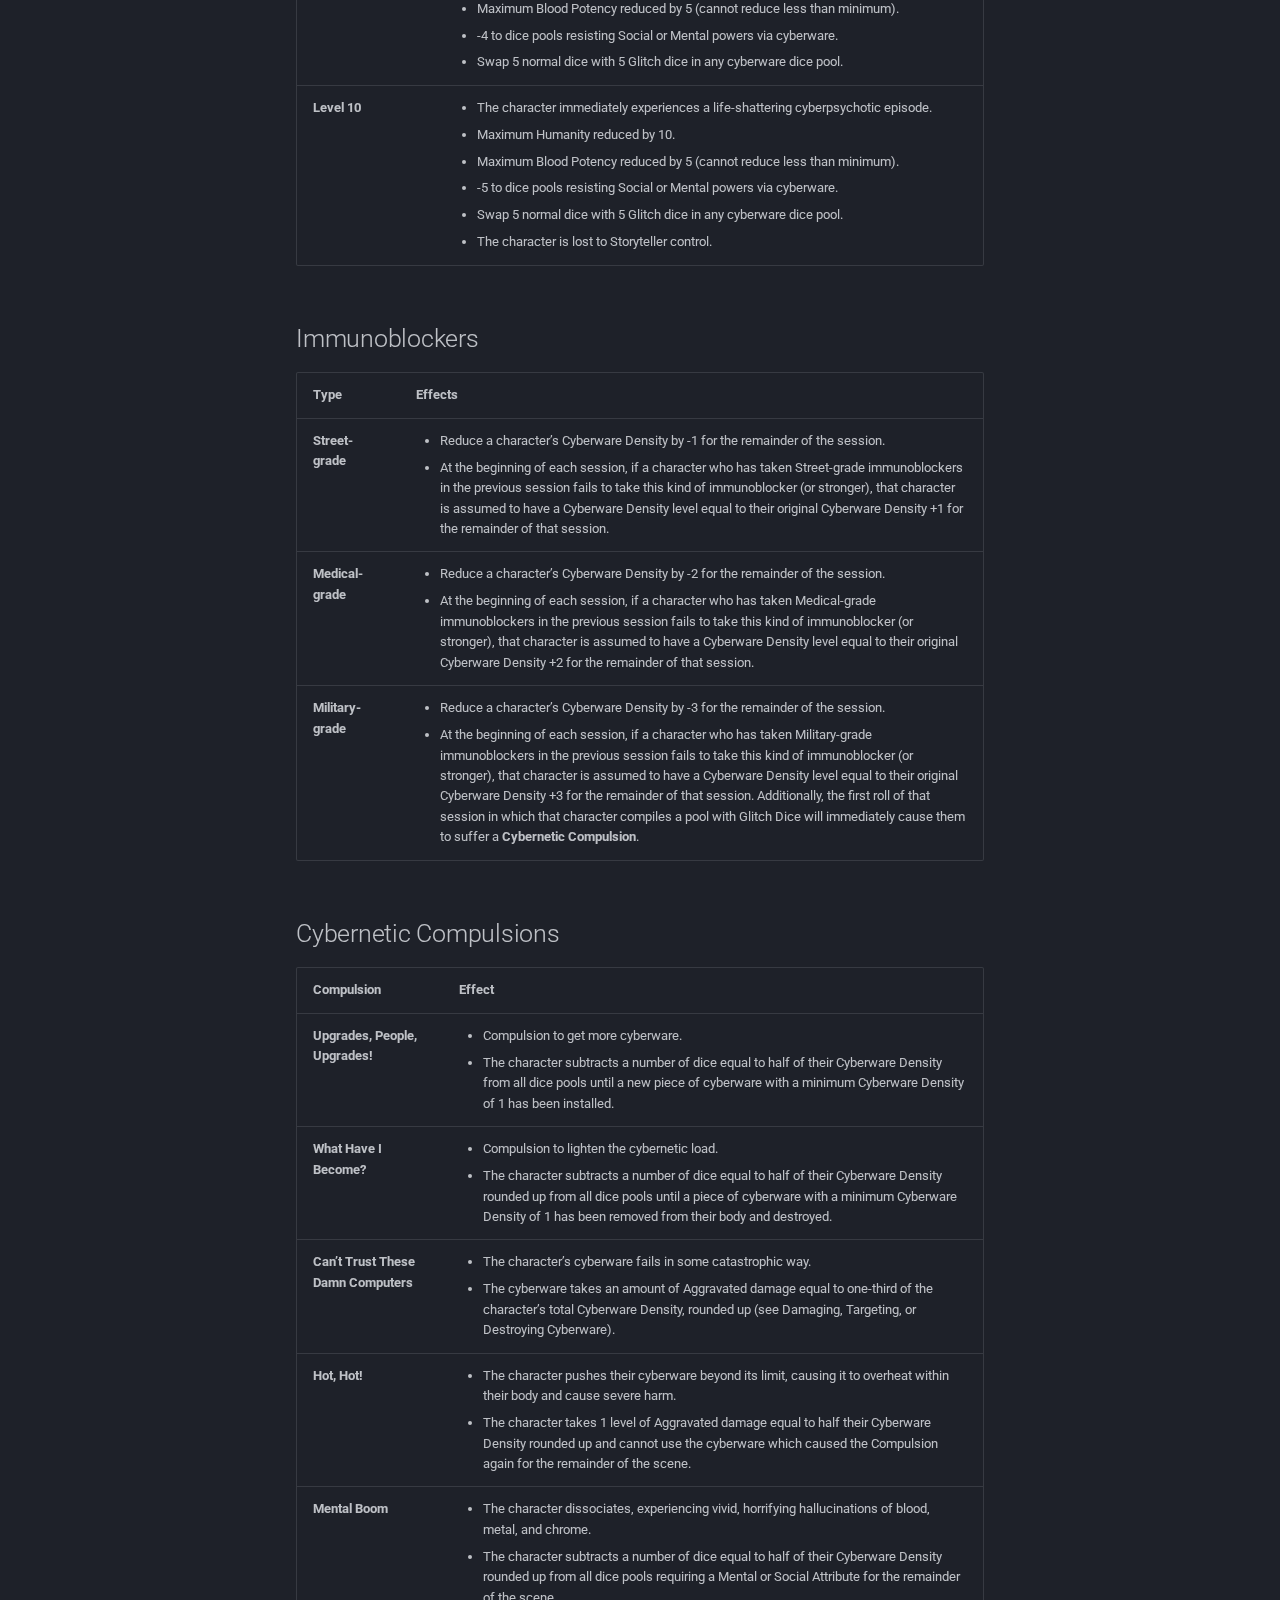
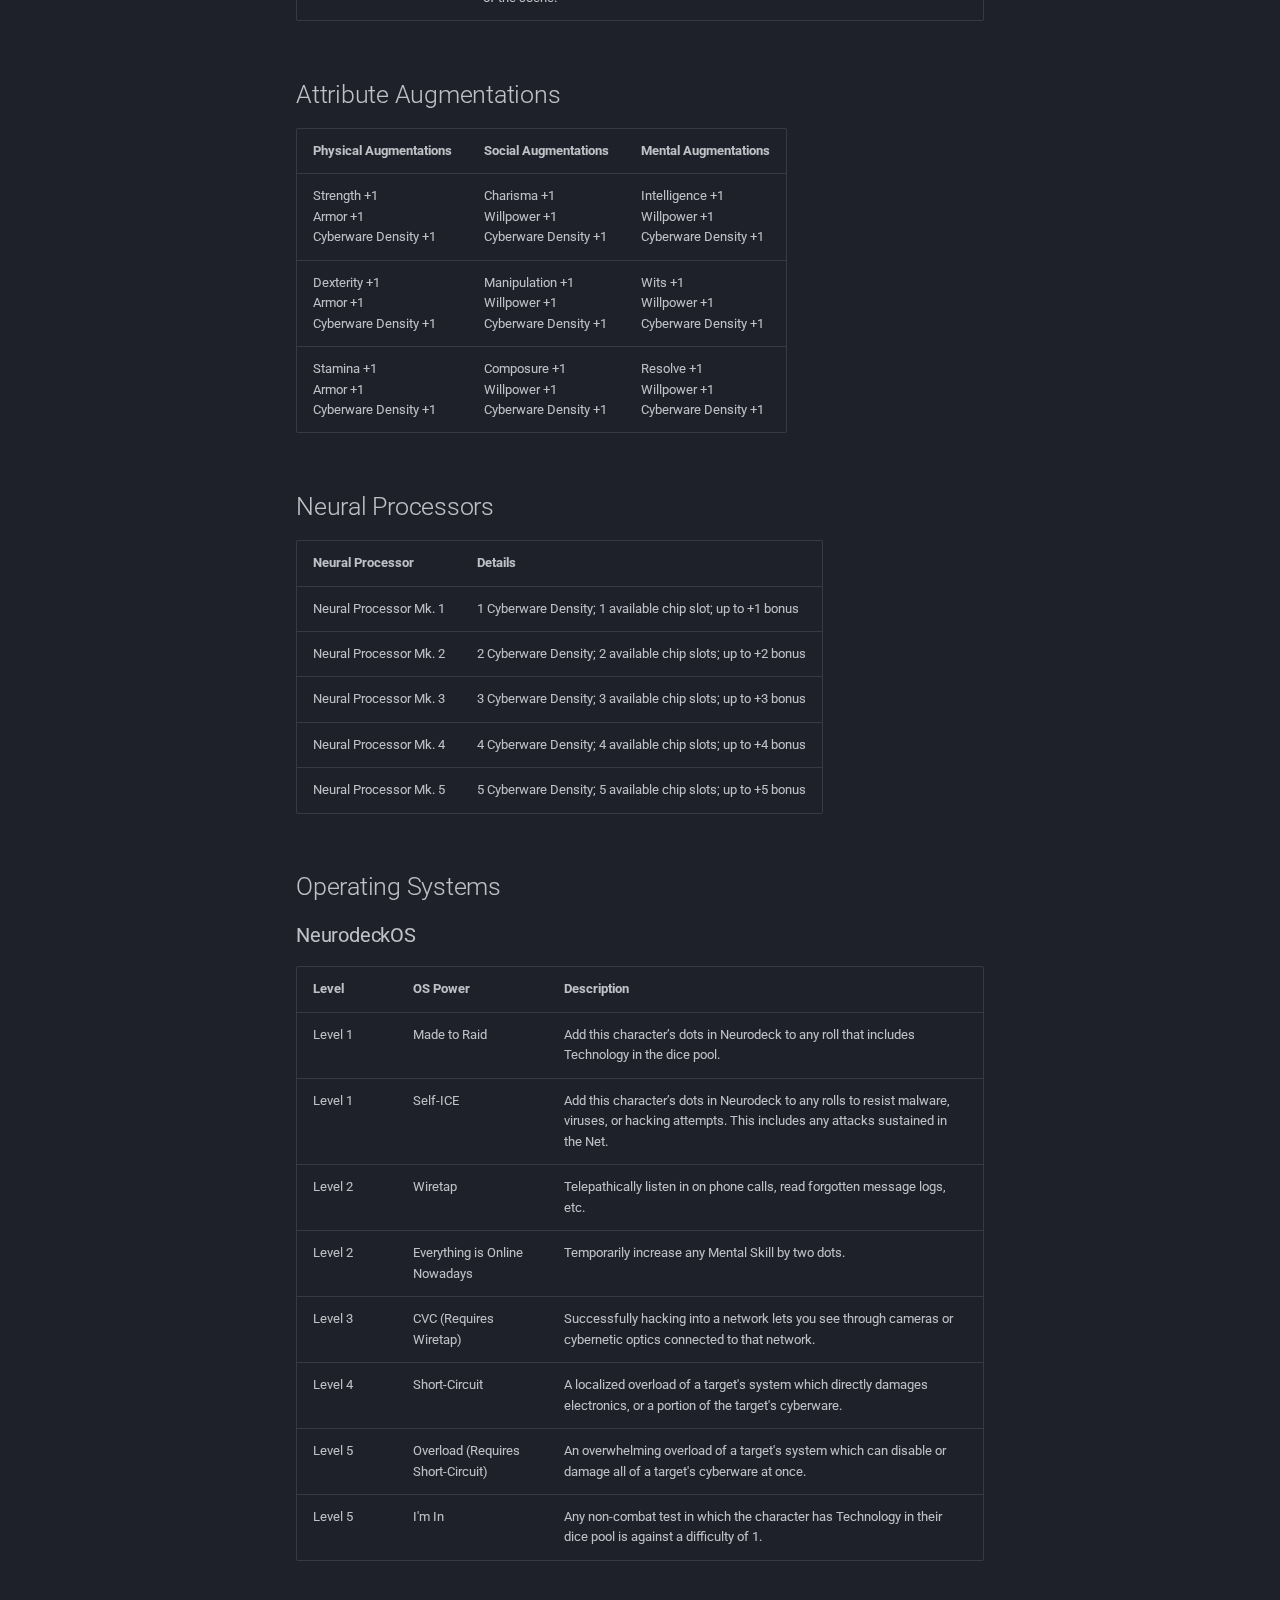
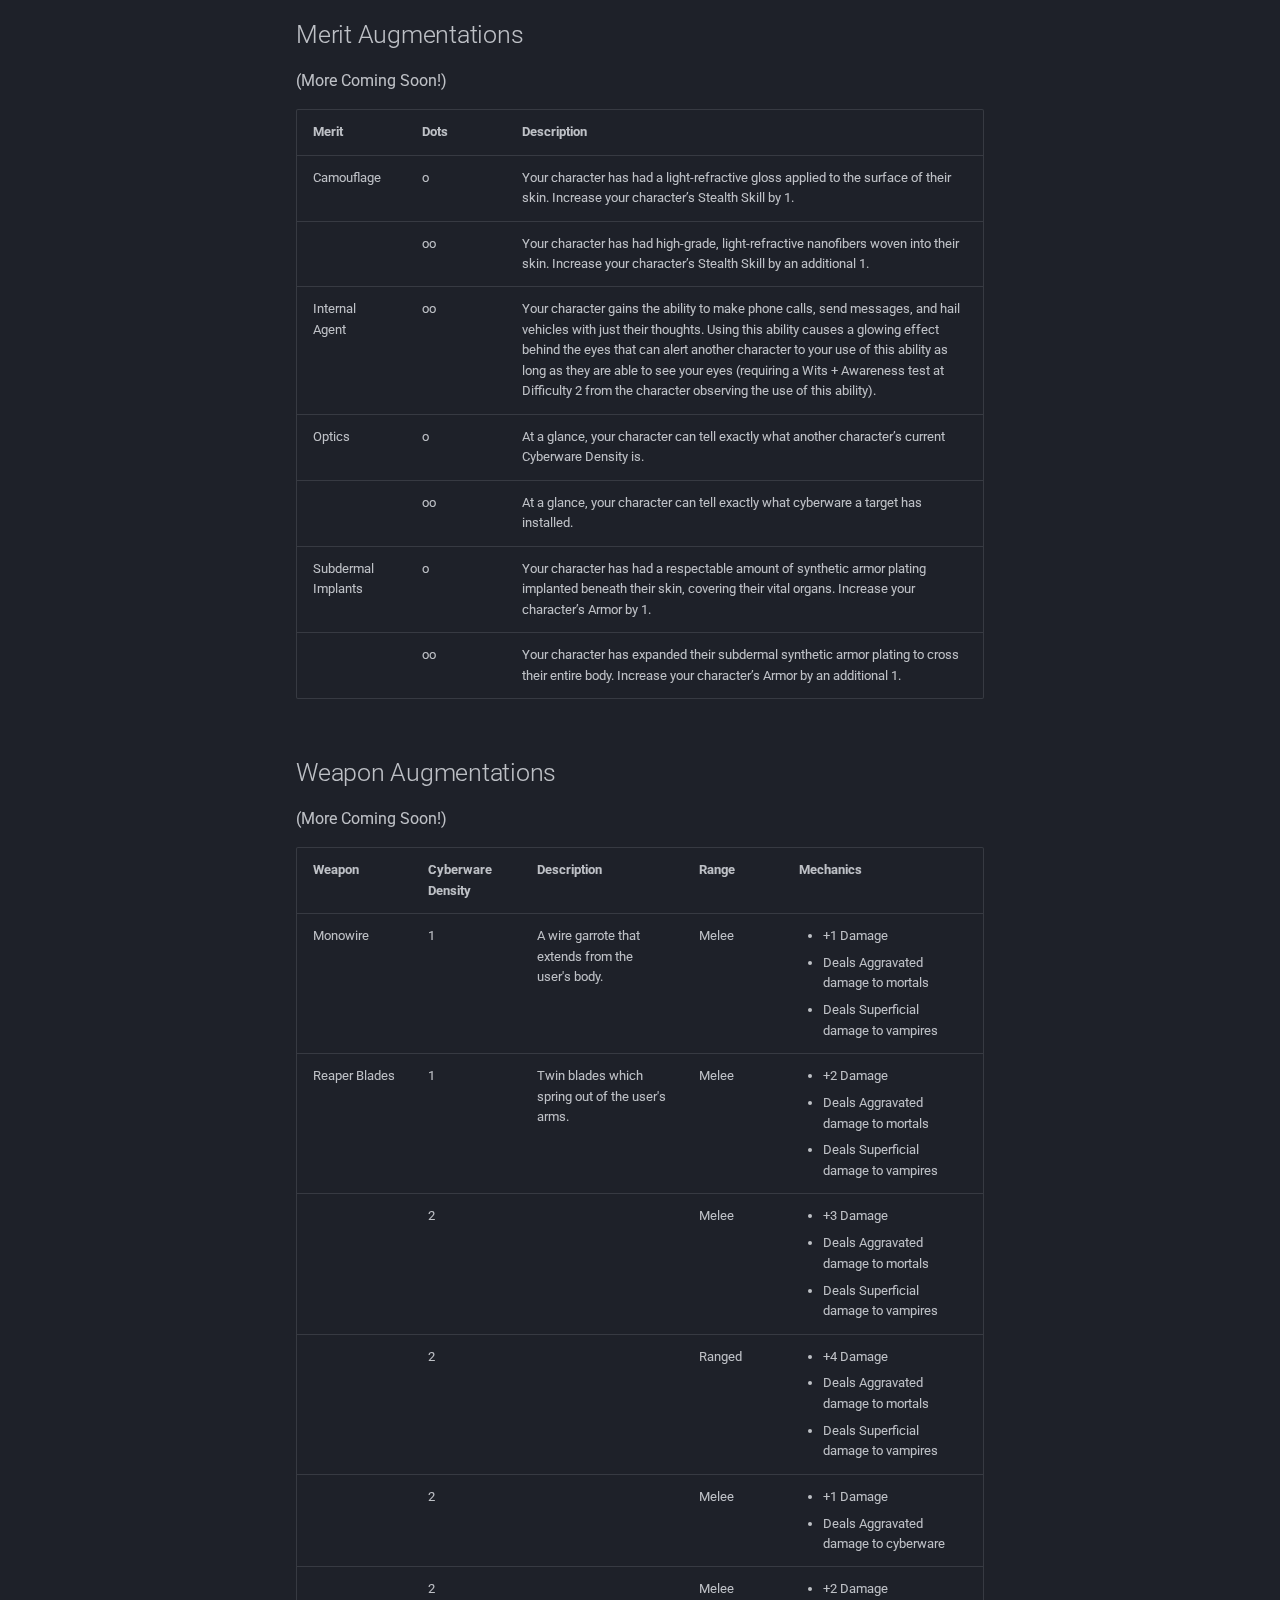
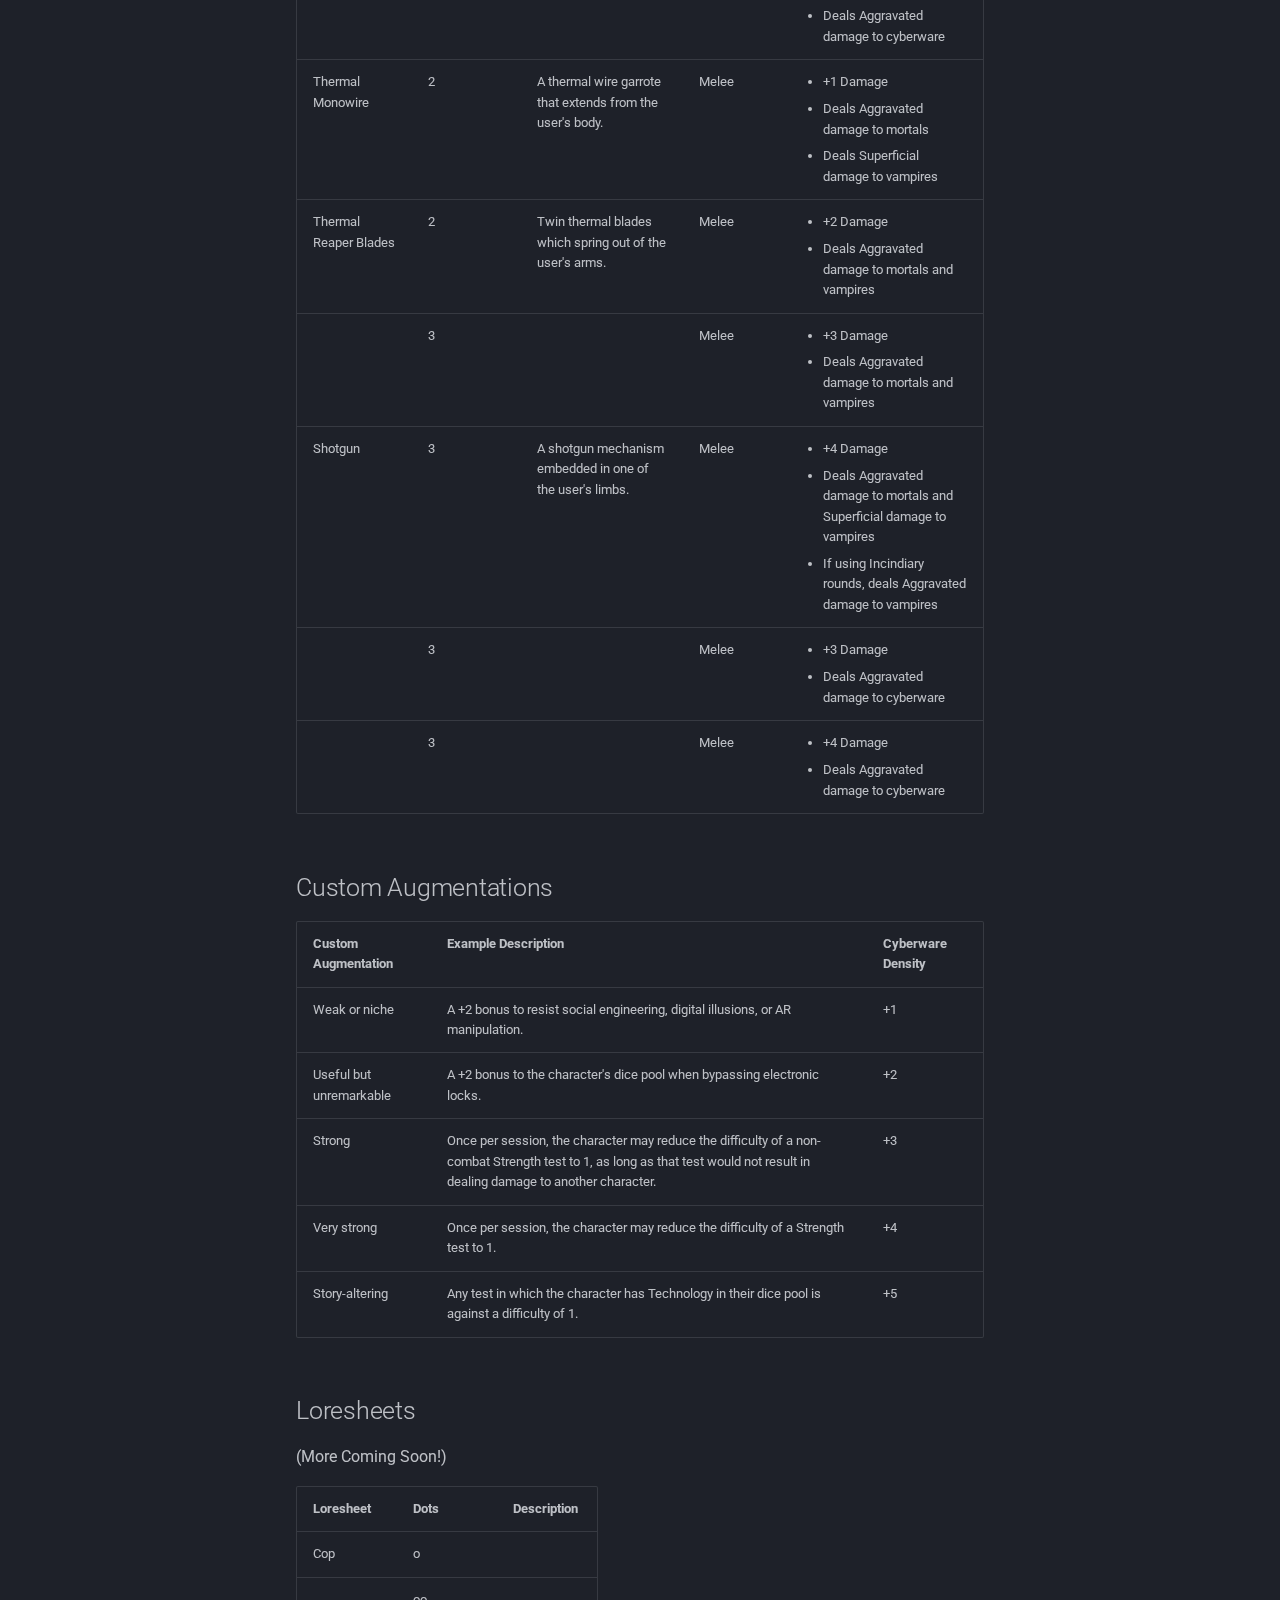
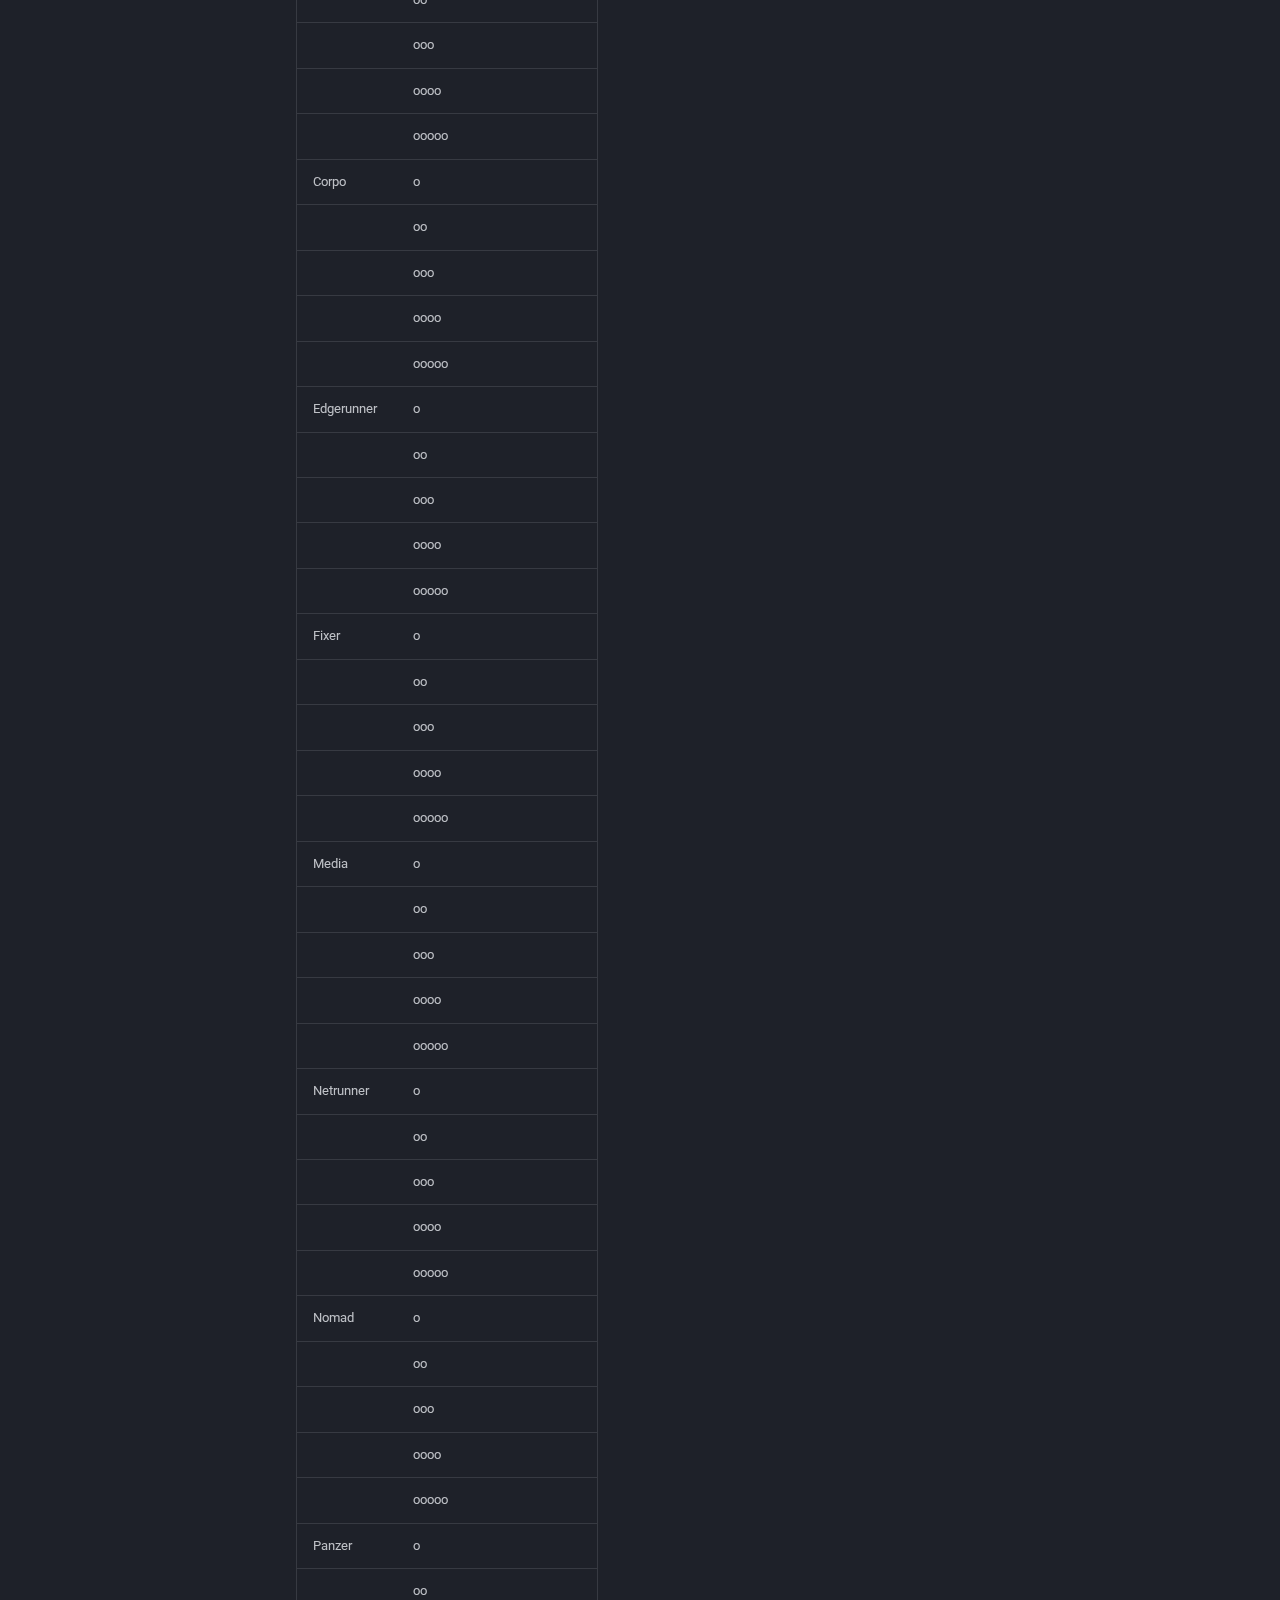
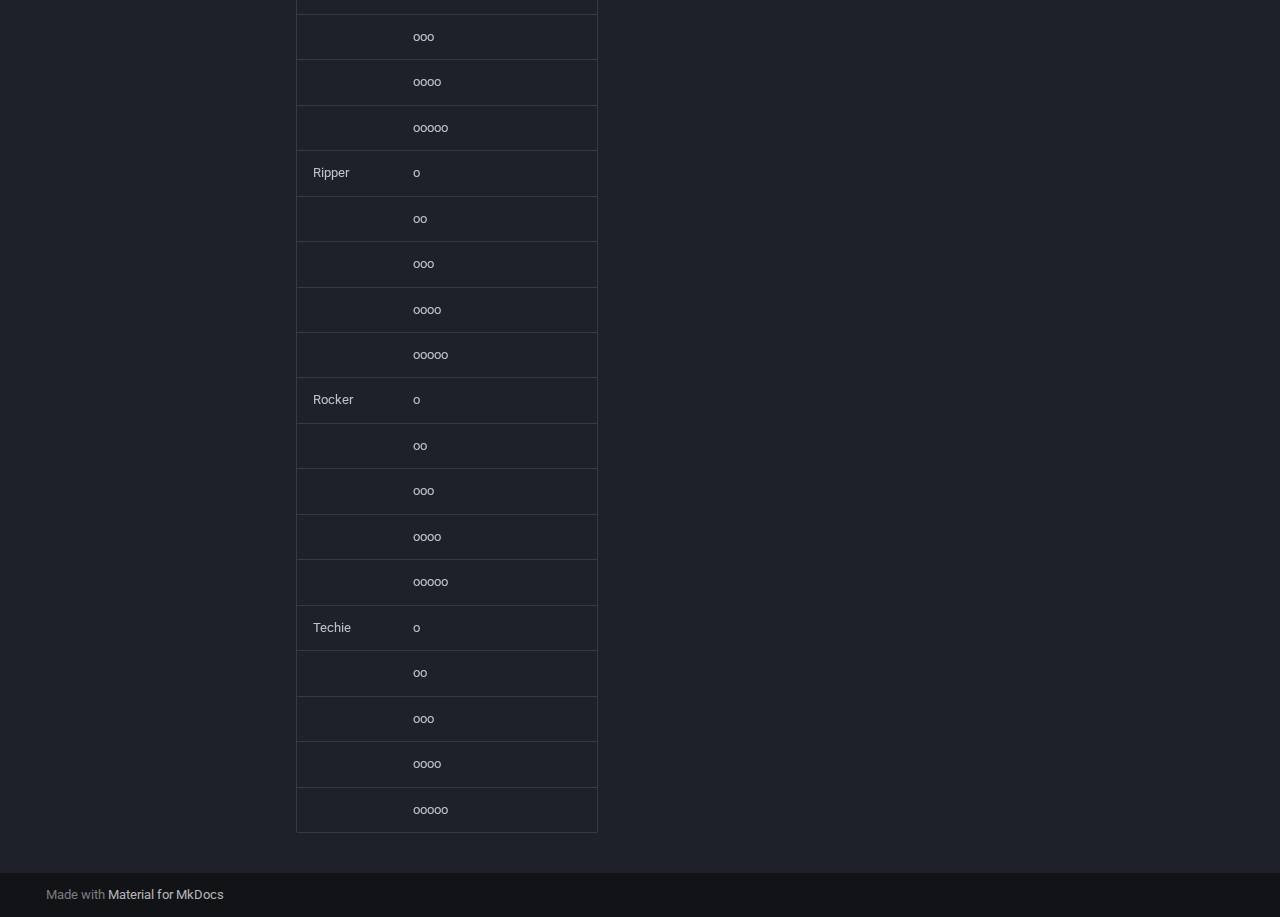
<file: site/tables/index.html>
<!doctype html>
<html lang="en" class="no-js">
  <head>
    
      <meta charset="utf-8">
      <meta name="viewport" content="width=device-width,initial-scale=1">
      
      
      
      
        <link rel="prev" href="../cyberware/">
      
      
        <link rel="next" href="../about/">
      
      
        
      
      
      <link rel="icon" href="../img/vamp-teeth-icon.png">
      <meta name="generator" content="mkdocs-1.6.1, mkdocs-material-9.7.0">
    
    
      
        <title>Tables - cyberpyre</title>
      
    
    
      <link rel="stylesheet" href="../assets/stylesheets/main.618322db.min.css">
      
        
        <link rel="stylesheet" href="../assets/stylesheets/palette.ab4e12ef.min.css">
      
      


    
    
      
    
    
      
        
        
        <link rel="preconnect" href="https://fonts.gstatic.com" crossorigin>
        <link rel="stylesheet" href="https://fonts.googleapis.com/css?family=Roboto:300,300i,400,400i,700,700i%7CRoboto+Mono:400,400i,700,700i&display=fallback">
        <style>:root{--md-text-font:"Roboto";--md-code-font:"Roboto Mono"}</style>
      
    
    
      <link rel="stylesheet" href="../stylesheets/extra.css">
    
    <script>__md_scope=new URL("..",location),__md_hash=e=>[...e].reduce(((e,_)=>(e<<5)-e+_.charCodeAt(0)),0),__md_get=(e,_=localStorage,t=__md_scope)=>JSON.parse(_.getItem(t.pathname+"."+e)),__md_set=(e,_,t=localStorage,a=__md_scope)=>{try{t.setItem(a.pathname+"."+e,JSON.stringify(_))}catch(e){}}</script>
    
      

    
    
  </head>
  
  
    
    
    
    
    
    <body dir="ltr" data-md-color-scheme="slate" data-md-color-primary="red" data-md-color-accent="cyan">
  
    
    <input class="md-toggle" data-md-toggle="drawer" type="checkbox" id="__drawer" autocomplete="off">
    <input class="md-toggle" data-md-toggle="search" type="checkbox" id="__search" autocomplete="off">
    <label class="md-overlay" for="__drawer"></label>
    <div data-md-component="skip">
      
        
        <a href="#tables" class="md-skip">
          Skip to content
        </a>
      
    </div>
    <div data-md-component="announce">
      
    </div>
    
    
      

  

<header class="md-header md-header--shadow" data-md-component="header">
  <nav class="md-header__inner md-grid" aria-label="Header">
    <a href=".." title="cyberpyre" class="md-header__button md-logo" aria-label="cyberpyre" data-md-component="logo">
      
  <img src="../img/darkpack_logo2.png" alt="logo">

    </a>
    <label class="md-header__button md-icon" for="__drawer">
      
      <svg xmlns="http://www.w3.org/2000/svg" viewBox="0 0 24 24"><path d="M3 6h18v2H3zm0 5h18v2H3zm0 5h18v2H3z"/></svg>
    </label>
    <div class="md-header__title" data-md-component="header-title">
      <div class="md-header__ellipsis">
        <div class="md-header__topic">
          <span class="md-ellipsis">
            cyberpyre
          </span>
        </div>
        <div class="md-header__topic" data-md-component="header-topic">
          <span class="md-ellipsis">
            
              Tables
            
          </span>
        </div>
      </div>
    </div>
    
      
    
    
    
    
    
  </nav>
  
</header>
    
    <div class="md-container" data-md-component="container">
      
      
        
          
        
      
      <main class="md-main" data-md-component="main">
        <div class="md-main__inner md-grid">
          
            
              
              <div class="md-sidebar md-sidebar--primary" data-md-component="sidebar" data-md-type="navigation" >
                <div class="md-sidebar__scrollwrap">
                  <div class="md-sidebar__inner">
                    



<nav class="md-nav md-nav--primary" aria-label="Navigation" data-md-level="0">
  <label class="md-nav__title" for="__drawer">
    <a href=".." title="cyberpyre" class="md-nav__button md-logo" aria-label="cyberpyre" data-md-component="logo">
      
  <img src="../img/darkpack_logo2.png" alt="logo">

    </a>
    cyberpyre
  </label>
  
  <ul class="md-nav__list" data-md-scrollfix>
    
      
      
  
  
  
  
    <li class="md-nav__item">
      <a href=".." class="md-nav__link">
        
  
  
  <span class="md-ellipsis">
    
  
    Welcome
  

    
  </span>
  
  

      </a>
    </li>
  

    
      
      
  
  
  
  
    <li class="md-nav__item">
      <a href="../mechanics/" class="md-nav__link">
        
  
  
  <span class="md-ellipsis">
    
  
    Mechanics
  

    
  </span>
  
  

      </a>
    </li>
  

    
      
      
  
  
  
  
    <li class="md-nav__item">
      <a href="../cyberware/" class="md-nav__link">
        
  
  
  <span class="md-ellipsis">
    
  
    Cyberware
  

    
  </span>
  
  

      </a>
    </li>
  

    
      
      
  
  
    
  
  
  
    <li class="md-nav__item md-nav__item--active">
      
      <input class="md-nav__toggle md-toggle" type="checkbox" id="__toc">
      
      
        
      
      
        <label class="md-nav__link md-nav__link--active" for="__toc">
          
  
  
  <span class="md-ellipsis">
    
  
    Tables
  

    
  </span>
  
  

          <span class="md-nav__icon md-icon"></span>
        </label>
      
      <a href="./" class="md-nav__link md-nav__link--active">
        
  
  
  <span class="md-ellipsis">
    
  
    Tables
  

    
  </span>
  
  

      </a>
      
        

<nav class="md-nav md-nav--secondary" aria-label="Table of contents">
  
  
  
    
  
  
    <label class="md-nav__title" for="__toc">
      <span class="md-nav__icon md-icon"></span>
      Table of contents
    </label>
    <ul class="md-nav__list" data-md-component="toc" data-md-scrollfix>
      
        <li class="md-nav__item">
  <a href="#cyberware-density" class="md-nav__link">
    <span class="md-ellipsis">
      
        Cyberware Density
      
    </span>
  </a>
  
</li>
      
        <li class="md-nav__item">
  <a href="#immunoblockers" class="md-nav__link">
    <span class="md-ellipsis">
      
        Immunoblockers
      
    </span>
  </a>
  
</li>
      
        <li class="md-nav__item">
  <a href="#cybernetic-compulsions" class="md-nav__link">
    <span class="md-ellipsis">
      
        Cybernetic Compulsions
      
    </span>
  </a>
  
</li>
      
        <li class="md-nav__item">
  <a href="#attribute-augmentations" class="md-nav__link">
    <span class="md-ellipsis">
      
        Attribute Augmentations
      
    </span>
  </a>
  
</li>
      
        <li class="md-nav__item">
  <a href="#neural-processors" class="md-nav__link">
    <span class="md-ellipsis">
      
        Neural Processors
      
    </span>
  </a>
  
</li>
      
        <li class="md-nav__item">
  <a href="#operating-systems" class="md-nav__link">
    <span class="md-ellipsis">
      
        Operating Systems
      
    </span>
  </a>
  
    <nav class="md-nav" aria-label="Operating Systems">
      <ul class="md-nav__list">
        
          <li class="md-nav__item">
  <a href="#neurodeckos" class="md-nav__link">
    <span class="md-ellipsis">
      
        NeurodeckOS
      
    </span>
  </a>
  
</li>
        
      </ul>
    </nav>
  
</li>
      
        <li class="md-nav__item">
  <a href="#merit-augmentations" class="md-nav__link">
    <span class="md-ellipsis">
      
        Merit Augmentations
      
    </span>
  </a>
  
</li>
      
        <li class="md-nav__item">
  <a href="#weapon-augmentations" class="md-nav__link">
    <span class="md-ellipsis">
      
        Weapon Augmentations
      
    </span>
  </a>
  
</li>
      
        <li class="md-nav__item">
  <a href="#custom-augmentations" class="md-nav__link">
    <span class="md-ellipsis">
      
        Custom Augmentations
      
    </span>
  </a>
  
</li>
      
        <li class="md-nav__item">
  <a href="#loresheets" class="md-nav__link">
    <span class="md-ellipsis">
      
        Loresheets
      
    </span>
  </a>
  
</li>
      
    </ul>
  
</nav>
      
    </li>
  

    
      
      
  
  
  
  
    <li class="md-nav__item">
      <a href="../about/" class="md-nav__link">
        
  
  
  <span class="md-ellipsis">
    
  
    About
  

    
  </span>
  
  

      </a>
    </li>
  

    
  </ul>
</nav>
                  </div>
                </div>
              </div>
            
            
              
              <div class="md-sidebar md-sidebar--secondary" data-md-component="sidebar" data-md-type="toc" >
                <div class="md-sidebar__scrollwrap">
                  <div class="md-sidebar__inner">
                    

<nav class="md-nav md-nav--secondary" aria-label="Table of contents">
  
  
  
    
  
  
    <label class="md-nav__title" for="__toc">
      <span class="md-nav__icon md-icon"></span>
      Table of contents
    </label>
    <ul class="md-nav__list" data-md-component="toc" data-md-scrollfix>
      
        <li class="md-nav__item">
  <a href="#cyberware-density" class="md-nav__link">
    <span class="md-ellipsis">
      
        Cyberware Density
      
    </span>
  </a>
  
</li>
      
        <li class="md-nav__item">
  <a href="#immunoblockers" class="md-nav__link">
    <span class="md-ellipsis">
      
        Immunoblockers
      
    </span>
  </a>
  
</li>
      
        <li class="md-nav__item">
  <a href="#cybernetic-compulsions" class="md-nav__link">
    <span class="md-ellipsis">
      
        Cybernetic Compulsions
      
    </span>
  </a>
  
</li>
      
        <li class="md-nav__item">
  <a href="#attribute-augmentations" class="md-nav__link">
    <span class="md-ellipsis">
      
        Attribute Augmentations
      
    </span>
  </a>
  
</li>
      
        <li class="md-nav__item">
  <a href="#neural-processors" class="md-nav__link">
    <span class="md-ellipsis">
      
        Neural Processors
      
    </span>
  </a>
  
</li>
      
        <li class="md-nav__item">
  <a href="#operating-systems" class="md-nav__link">
    <span class="md-ellipsis">
      
        Operating Systems
      
    </span>
  </a>
  
    <nav class="md-nav" aria-label="Operating Systems">
      <ul class="md-nav__list">
        
          <li class="md-nav__item">
  <a href="#neurodeckos" class="md-nav__link">
    <span class="md-ellipsis">
      
        NeurodeckOS
      
    </span>
  </a>
  
</li>
        
      </ul>
    </nav>
  
</li>
      
        <li class="md-nav__item">
  <a href="#merit-augmentations" class="md-nav__link">
    <span class="md-ellipsis">
      
        Merit Augmentations
      
    </span>
  </a>
  
</li>
      
        <li class="md-nav__item">
  <a href="#weapon-augmentations" class="md-nav__link">
    <span class="md-ellipsis">
      
        Weapon Augmentations
      
    </span>
  </a>
  
</li>
      
        <li class="md-nav__item">
  <a href="#custom-augmentations" class="md-nav__link">
    <span class="md-ellipsis">
      
        Custom Augmentations
      
    </span>
  </a>
  
</li>
      
        <li class="md-nav__item">
  <a href="#loresheets" class="md-nav__link">
    <span class="md-ellipsis">
      
        Loresheets
      
    </span>
  </a>
  
</li>
      
    </ul>
  
</nav>
                  </div>
                </div>
              </div>
            
          
          
            <div class="md-content" data-md-component="content">
              
              <article class="md-content__inner md-typeset">
                
                  



<h1 id="tables">Tables</h1>
<h2 id="cyberware-density">Cyberware Density</h2>
<!-- begin:cyberware-density-table -->
<table>
<thead>
<tr>
<th>Cyberware Density</th>
<th>Effects</th>
</tr>
</thead>
<tbody>
<tr>
<td><strong>Level 0</strong></td>
<td><ul><li>The character has no cyberware installed.</li></ul></td>
</tr>
<tr>
<td><strong>Level 1</strong></td>
<td><ul><li>The character has minimal cyberware.</li><li>Maximum Humanity reduced by 1.</li><li>Maximum Blood Potency reduced by 1 (cannot reduce less than minimum).</li><li>+2 to dice pools that resist Social or Mental powers via cyberware.</li><li>Swap 1 normal die with 1 Glitch die in any cyberware dice pool.</li></ul></td>
</tr>
<tr>
<td><strong>Level 2</strong></td>
<td><ul><li>The character has an average amount of cyberware.</li><li>Maximum Humanity reduced by 2.</li><li>Maximum Blood Potency reduced by 1 (cannot reduce less than minimum).</li><li>+1 to dice pools that resist Social or Mental powers via cyberware.</li><li>Swap 1 normal die with 1 Glitch die in any cyberware dice pool.</li></ul></td>
</tr>
<tr>
<td><strong>Level 3</strong></td>
<td><ul><li>The character has slightly above average cyberware.</li><li>Maximum Humanity reduced by 3.</li><li>Maximum Blood Potency reduced by 2 (cannot reduce less than minimum).</li><li>Swap 2 normal dice with 2 Glitch dice in any cyberware dice pool.</li></ul></td>
</tr>
<tr>
<td><strong>Level 4</strong></td>
<td><ul><li>The character has a high amount of cyberware.</li><li>Maximum Humanity reduced by 4.</li><li>Maximum Blood Potency reduced by 2 (cannot reduce less than minimum).</li><li>Swap 2 normal dice with 2 Glitch dice in any cyberware dice pool.</li></ul></td>
</tr>
<tr>
<td><strong>Level 5</strong></td>
<td><ul><li>The character is almost more cyberware than flesh.</li><li>Maximum Humanity reduced by 5.</li><li>Maximum Blood Potency reduced by 3 (cannot reduce less than minimum).</li><li>-1 to dice pools resisting Social or Mental powers via cyberware.</li><li>Swap 3 normal dice with 3 Glitch dice in any cyberware dice pool.</li></ul></td>
</tr>
<tr>
<td><strong>Level 6</strong></td>
<td><ul><li>The character is more cyberware than flesh.</li><li>Maximum Humanity reduced by 6.</li><li>Maximum Blood Potency reduced by 3 (cannot reduce less than minimum).</li><li>-2 to dice pools resisting Social or Mental powers via cyberware.</li><li>Swap 3 normal dice with 3 Glitch dice in any cyberware dice pool.</li></ul></td>
</tr>
<tr>
<td><strong>Level 7</strong></td>
<td><ul><li>The character is significantly more cyberware than flesh.</li><li>Maximum Humanity reduced by 7.</li><li>Maximum Blood Potency reduced by 4 (cannot reduce less than minimum).</li><li>-3 to dice pools resisting Social or Mental powers via cyberware.</li><li>Swap 4 normal dice with 4 Glitch dice in any cyberware dice pool.</li></ul></td>
</tr>
<tr>
<td><strong>Level 8</strong></td>
<td><ul><li>The character is almost entirely cyberware and rapidly losing touch with their sense of self.</li><li>Maximum Humanity reduced by 8.</li><li>Maximum Blood Potency reduced by 4 (cannot reduce less than minimum).</li><li>-3 to dice pools resisting Social or Mental powers via cyberware.</li><li>Swap 4 normal dice with 4 Glitch dice in any cyberware dice pool.</li></ul></td>
</tr>
<tr>
<td><strong>Level 9</strong></td>
<td><ul><li>The character is almost entirely cyberware and teeters on the brink of cyberpsychosis.</li><li>Maximum Humanity reduced by 9.</li><li>Maximum Blood Potency reduced by 5 (cannot reduce less than minimum).</li><li>-4 to dice pools resisting Social or Mental powers via cyberware.</li><li>Swap 5 normal dice with 5 Glitch dice in any cyberware dice pool.</li></ul></td>
</tr>
<tr>
<td><strong>Level 10</strong></td>
<td><ul><li>The character immediately experiences a life-shattering cyberpsychotic episode.</li><li>Maximum Humanity reduced by 10.</li><li>Maximum Blood Potency reduced by 5 (cannot reduce less than minimum).</li><li>-5 to dice pools resisting Social or Mental powers via cyberware.</li><li>Swap 5 normal dice with 5 Glitch dice in any cyberware dice pool.</li><li>The character is lost to Storyteller control.</li></ul></td>
</tr>
</tbody>
</table>
<!-- end:cyberware-density-table -->

<h2 id="immunoblockers">Immunoblockers</h2>
<!-- begin:immunoblockers-table -->
<table>
<thead>
<tr>
<th>Type</th>
<th>Effects</th>
</tr>
</thead>
<tbody>
<tr>
<td><strong>Street-grade</strong></td>
<td><ul><li>Reduce a character’s Cyberware Density by -1 for the remainder of the session. </li><li> At the beginning of each session, if a character who has taken Street-grade immunoblockers in the previous session fails to take this kind of immunoblocker (or stronger), that character is assumed to have a Cyberware Density level equal to their original Cyberware Density +1 for the remainder of that session.</li></ul></td>
</tr>
<tr>
<td><strong>Medical-grade</strong></td>
<td><ul><li>Reduce a character’s Cyberware Density by -2 for the remainder of the session. </li><li>At the beginning of each session, if a character who has taken Medical-grade immunoblockers in the previous session fails to take this kind of immunoblocker (or stronger), that character is assumed to have a Cyberware Density level equal to their original Cyberware Density +2 for the remainder of that session.</li></td>
</tr>
<tr>
<td><strong>Military-grade</strong></td>
<td><ul><li>Reduce a character’s Cyberware Density by -3 for the remainder of the session.</li><li>At the beginning of each session, if a character who has taken Military-grade immunoblockers in the previous session fails to take this kind of immunoblocker (or stronger), that character is assumed to have a Cyberware Density level equal to their original Cyberware Density +3 for the remainder of that session.  Additionally, the first roll of that session in which that character compiles a pool with Glitch Dice will immediately cause them to suffer a <strong>Cybernetic Compulsion</strong>.</li></ul></td>
</tr>
</tbody>
</table>
<!-- end:immunoblockers-table -->

<h2 id="cybernetic-compulsions">Cybernetic Compulsions</h2>
<!-- begin:cybernetic-compulsions-table -->
<table>
<thead>
<tr>
<th>Compulsion</th>
<th>Effect</th>
</tr>
</thead>
<tbody>
<tr>
<td><strong>Upgrades, People, Upgrades!</strong></td>
<td><ul><li>Compulsion to get more cyberware.</li><li> The character subtracts a number of dice equal to half of their Cyberware Density from all dice pools until a new piece of cyberware with a minimum Cyberware Density of 1 has been installed.</li></ul></td>
</tr>
<tr>
<td><strong>What Have I Become?</strong></td>
<td><ul><li>Compulsion to lighten the cybernetic load.</li><li>The character subtracts a number of dice equal to half of their Cyberware Density rounded up from all dice pools until a piece of cyberware with a minimum Cyberware Density of 1 has been removed from their body and destroyed.</li></td>
</tr>
<tr>
<td><strong>Can’t Trust These Damn Computers</strong></td>
<td><ul><li>The character’s cyberware fails in some catastrophic way.</li><li>The cyberware takes an amount of Aggravated damage equal to one-third of the character’s total Cyberware Density, rounded up (see Damaging, Targeting, or Destroying Cyberware).</li></td>
</tr>
<tr>
<td><strong>Hot, Hot!</strong></td>
<td><ul><li>The character pushes their cyberware beyond its limit, causing it to overheat within their body and cause severe harm.</li><li>The character takes 1 level of Aggravated damage equal to half their Cyberware Density rounded up and cannot use the cyberware which caused the Compulsion again for the remainder of the scene.</li></td>
</tr>
<tr>
<td><strong>Mental Boom</strong></td>
<td><ul><li>The character dissociates, experiencing vivid, horrifying hallucinations of blood, metal, and chrome.</li><li>The character subtracts a number of dice equal to half of their Cyberware Density rounded up from all dice pools requiring a Mental or Social Attribute for the remainder of the scene.</li></td>
</tr>
</tbody>
</table>
<!-- end:cybernetic-compulsions-table -->

<h2 id="attribute-augmentations">Attribute Augmentations</h2>
<!-- begin:attribute-augmentations-table -->
<table>
<thead>
<tr>
<th>Physical Augmentations</th>
<th>Social Augmentations</th>
<th>Mental Augmentations</th>
</tr>
</thead>
<tbody>
<tr>
<td>Strength +1<br>Armor +1<br>Cyberware Density +1</td>
<td>Charisma +1<br>Willpower +1<br>Cyberware Density +1</td>
<td>Intelligence +1<br>Willpower +1<br>Cyberware Density +1</td>
</tr>
<tr>
<td>Dexterity +1<br>Armor +1<br>Cyberware Density +1</td>
<td>Manipulation +1<br>Willpower +1<br>Cyberware Density +1</td>
<td>Wits +1<br>Willpower +1<br>Cyberware Density +1</td>
</tr>
<tr>
<td>Stamina +1<br>Armor +1<br>Cyberware Density +1</td>
<td>Composure +1<br>Willpower +1<br>Cyberware Density +1</td>
<td>Resolve +1<br>Willpower +1<br>Cyberware Density +1</td>
</tr>
</tbody>
</table>
<!-- end:attribute-augmentations-table -->

<h2 id="neural-processors">Neural Processors</h2>
<!-- begin:neural-processor-table -->
<table>
<thead>
<tr>
<th>Neural Processor</th>
<th>Details</th>
</tr>
</thead>
<tbody>
<tr>
<td>Neural Processor Mk. 1</td>
<td>1 Cyberware Density; 1 available chip slot; up to +1 bonus</td>
</tr>
<tr>
<td>Neural Processor Mk. 2</td>
<td>2 Cyberware Density; 2 available chip slots; up to +2 bonus</td>
</tr>
<tr>
<td>Neural Processor Mk. 3</td>
<td>3 Cyberware Density; 3 available chip slots; up to +3 bonus</td>
</tr>
<tr>
<td>Neural Processor Mk. 4</td>
<td>4 Cyberware Density; 4 available chip slots; up to +4 bonus</td>
</tr>
<tr>
<td>Neural Processor Mk. 5</td>
<td>5 Cyberware Density; 5 available chip slots; up to +5 bonus</td>
</tr>
</tbody>
</table>
<!-- end:neural-processor-table -->

<h2 id="operating-systems">Operating Systems</h2>
<h3 id="neurodeckos">NeurodeckOS</h3>
<!-- begin:os-neurodeck-powers-table -->
<table>
<thead>
<tr>
<th>Level</th>
<th>OS Power</th>
<th>Description</th>
</tr>
</thead>
<tbody>
<tr>
<td>Level 1</td>
<td>Made to Raid</td>
<td>Add this character’s dots in Neurodeck to any roll that includes Technology in the dice pool.</td>
</tr>
<tr>
<td>Level 1</td>
<td>Self-ICE</td>
<td>Add this character’s dots in Neurodeck to any rolls to resist malware, viruses, or hacking attempts. This includes any attacks sustained in the Net.</td>
</tr>
<tr>
<td>Level 2</td>
<td>Wiretap</td>
<td>Telepathically listen in on phone calls, read forgotten message logs, etc.</td>
</tr>
<tr>
<td>Level 2</td>
<td>Everything is Online Nowadays</td>
<td>Temporarily increase any Mental Skill by two dots.</td>
</tr>
<tr>
<td>Level 3</td>
<td>CVC (Requires Wiretap)</td>
<td>Successfully hacking into a network lets you see through cameras or cybernetic optics connected to that network.</td>
</tr>
<tr>
<td>Level 4</td>
<td>Short-Circuit</td>
<td>A localized overload of a target's system which directly damages electronics, or a portion of the target's cyberware.</td>
</tr>
<tr>
<td>Level 5</td>
<td>Overload (Requires Short-Circuit)</td>
<td>An overwhelming overload of a target's system which can disable or damage all of a target's cyberware at once.</td>
</tr>
<tr>
<td>Level 5</td>
<td>I'm In</td>
<td>Any non-combat test in which the character has Technology in their dice pool is against a difficulty of 1.</td>
</tr>
</tbody>
</table>
<!-- end:os-neurodeck-powers-table -->

<h2 id="merit-augmentations">Merit Augmentations</h2>
<p>(More Coming Soon!)</p>
<!-- begin:merit-augmentations-table -->
<table>
<thead>
<tr>
<th>Merit</th>
<th>Dots</th>
<th>Description</th>
</tr>
</thead>
<tbody>
<tr>
<td>Camouflage</td>
<td>o</td>
<td>Your character has had a light-refractive gloss applied to the surface of their skin. Increase your character’s Stealth Skill by 1.</td>
</tr>
<tr>
<td></td>
<td>oo</td>
<td>Your character has had high-grade, light-refractive nanofibers woven into their skin. Increase your character’s Stealth Skill by an additional 1.</td>
</tr>
<tr>
<td>Internal Agent</td>
<td>oo</td>
<td>Your character gains the ability to make phone calls, send messages, and hail vehicles with just their thoughts. Using this ability causes a glowing effect behind the eyes that can alert another character to your use of this ability as long as they are able to see your eyes (requiring a Wits + Awareness test at Difficulty 2 from the character observing the use of this ability).</td>
</tr>
<tr>
<td>Optics</td>
<td>o</td>
<td>At a glance, your character can tell exactly what another character’s current Cyberware Density is.</td>
</tr>
<tr>
<td></td>
<td>oo</td>
<td>At a glance, your character can tell exactly what cyberware a target has installed.</td>
</tr>
<tr>
<td>Subdermal Implants</td>
<td>o</td>
<td>Your character has had a respectable amount of synthetic armor plating implanted beneath their skin, covering their vital organs. Increase your character’s Armor by 1.</td>
</tr>
<tr>
<td></td>
<td>oo</td>
<td>Your character has expanded their subdermal synthetic armor plating to cross their entire body. Increase your character’s Armor by an additional 1.</td>
</tr>
</tbody>
</table>
<!-- end:merit-augmentations-table -->

<h2 id="weapon-augmentations">Weapon Augmentations</h2>
<p>(More Coming Soon!)</p>
<!-- begin:weapon-augmentations-table -->
<table>
<thead>
<tr>
<th>Weapon</th>
<th>Cyberware Density</th>
<th>Description</th>
<th>Range</th>
<th>Mechanics</th>
</tr>
</thead>
<tbody>
<tr>
<td>Monowire</td>
<td>1</td>
<td>A wire garrote that extends from the user's body.</td>
<td>Melee</td>
<td><ul><li>+1 Damage</li><li>Deals Aggravated damage to mortals</li><li>Deals Superficial damage to vampires</li></ul></td>
</tr>
<tr>
<td>Reaper Blades</td>
<td>1</td>
<td>Twin blades which spring out of the user's arms.</td>
<td>Melee</td>
<td><ul><li>+2 Damage</li><li>Deals Aggravated damage to mortals</li><li>Deals Superficial damage to vampires</li></ul></td>
</tr>
<tr>
<td></td>
<td>2</td>
<td></td>
<td>Melee</td>
<td><ul><li>+3 Damage</li><li>Deals Aggravated damage to mortals</li><li>Deals Superficial damage to vampires</li></ul></td>
</tr>
<tr>
<td></td>
<td>2</td>
<td></td>
<td>Ranged</td>
<td><ul><li>+4 Damage</li><li>Deals Aggravated damage to mortals</li><li>Deals Superficial damage to vampires</li></ul></td>
</tr>
<tr>
<td></td>
<td>2</td>
<td></td>
<td>Melee</td>
<td><ul><li>+1 Damage</li><li>Deals Aggravated damage to cyberware </li></ul></td>
</tr>
<tr>
<td></td>
<td>2</td>
<td></td>
<td>Melee</td>
<td><ul><li>+2 Damage</li><li>Deals Aggravated damage to cyberware </li></ul></td>
</tr>
<tr>
<td>Thermal Monowire</td>
<td>2</td>
<td>A thermal wire garrote that extends from the user's body.</td>
<td>Melee</td>
<td><ul><li>+1 Damage</li><li>Deals Aggravated damage to mortals</li><li>Deals Superficial damage to vampires</li></ul></td>
</tr>
<tr>
<td>Thermal Reaper Blades</td>
<td>2</td>
<td>Twin thermal blades which spring out of the user's arms.</td>
<td>Melee</td>
<td><ul><li>+2 Damage</li><li>Deals Aggravated damage to mortals and vampires</li></ul></td>
</tr>
<tr>
<td></td>
<td>3</td>
<td></td>
<td>Melee</td>
<td><ul><li>+3 Damage</li><li>Deals Aggravated damage to mortals and vampires</li></ul></td>
</tr>
<tr>
<td>Shotgun</td>
<td>3</td>
<td>A shotgun mechanism embedded in one of the user's limbs.</td>
<td>Melee</td>
<td><ul><li>+4 Damage</li><li>Deals Aggravated damage to mortals and Superficial damage to vampires</li><li>If using Incindiary rounds, deals Aggravated damage to vampires</li></ul></td>
</tr>
<tr>
<td></td>
<td>3</td>
<td></td>
<td>Melee</td>
<td><ul><li>+3 Damage</li><li>Deals Aggravated damage to cyberware</li></ul></td>
</tr>
<tr>
<td></td>
<td>3</td>
<td></td>
<td>Melee</td>
<td><ul><li>+4 Damage</li><li>Deals Aggravated damage to cyberware</li></ul></td>
</tr>
</tbody>
</table>
<!-- end:weapon-augmentations-table -->

<h2 id="custom-augmentations">Custom Augmentations</h2>
<!-- begin:custom-augmentations-table -->
<table>
<thead>
<tr>
<th>Custom Augmentation</th>
<th>Example Description</th>
<th>Cyberware Density</th>
</tr>
</thead>
<tbody>
<tr>
<td>Weak or niche</td>
<td>A +2 bonus to resist social engineering, digital illusions, or AR manipulation.</td>
<td>+1</td>
</tr>
<tr>
<td>Useful but unremarkable</td>
<td>A +2 bonus to the character's dice pool when bypassing electronic locks.</td>
<td>+2</td>
</tr>
<tr>
<td>Strong</td>
<td>Once per session, the character may reduce the difficulty of a non-combat Strength test to 1, as long as that test would not result in dealing damage to another character.</td>
<td>+3</td>
</tr>
<tr>
<td>Very strong</td>
<td>Once per session, the character may reduce the difficulty of a Strength test to 1.</td>
<td>+4</td>
</tr>
<tr>
<td>Story-altering</td>
<td>Any test in which the character has Technology in their dice pool is against a difficulty of 1.</td>
<td>+5</td>
</tr>
</tbody>
</table>
<!-- end:custom-augmentations-table -->

<h2 id="loresheets">Loresheets</h2>
<p>(More Coming Soon!)</p>
<!-- begin:loresheets-table -->
<table>
<thead>
<tr>
<th>Loresheet</th>
<th>Dots</th>
<th>Description</th>
</tr>
</thead>
<tbody>
<tr>
<td>Cop</td>
<td>o</td>
<td></td>
</tr>
<tr>
<td></td>
<td>oo</td>
<td></td>
</tr>
<tr>
<td></td>
<td>ooo</td>
<td></td>
</tr>
<tr>
<td></td>
<td>oooo</td>
<td></td>
</tr>
<tr>
<td></td>
<td>ooooo</td>
<td></td>
</tr>
<tr>
<td>Corpo</td>
<td>o</td>
<td></td>
</tr>
<tr>
<td></td>
<td>oo</td>
<td></td>
</tr>
<tr>
<td></td>
<td>ooo</td>
<td></td>
</tr>
<tr>
<td></td>
<td>oooo</td>
<td></td>
</tr>
<tr>
<td></td>
<td>ooooo</td>
<td></td>
</tr>
<tr>
<td>Edgerunner</td>
<td>o</td>
<td></td>
</tr>
<tr>
<td></td>
<td>oo</td>
<td></td>
</tr>
<tr>
<td></td>
<td>ooo</td>
<td></td>
</tr>
<tr>
<td></td>
<td>oooo</td>
<td></td>
</tr>
<tr>
<td></td>
<td>ooooo</td>
<td></td>
</tr>
<tr>
<td>Fixer</td>
<td>o</td>
<td></td>
</tr>
<tr>
<td></td>
<td>oo</td>
<td></td>
</tr>
<tr>
<td></td>
<td>ooo</td>
<td></td>
</tr>
<tr>
<td></td>
<td>oooo</td>
<td></td>
</tr>
<tr>
<td></td>
<td>ooooo</td>
<td></td>
</tr>
<tr>
<td>Media</td>
<td>o</td>
<td></td>
</tr>
<tr>
<td></td>
<td>oo</td>
<td></td>
</tr>
<tr>
<td></td>
<td>ooo</td>
<td></td>
</tr>
<tr>
<td></td>
<td>oooo</td>
<td></td>
</tr>
<tr>
<td></td>
<td>ooooo</td>
<td></td>
</tr>
<tr>
<td>Netrunner</td>
<td>o</td>
<td></td>
</tr>
<tr>
<td></td>
<td>oo</td>
<td></td>
</tr>
<tr>
<td></td>
<td>ooo</td>
<td></td>
</tr>
<tr>
<td></td>
<td>oooo</td>
<td></td>
</tr>
<tr>
<td></td>
<td>ooooo</td>
<td></td>
</tr>
<tr>
<td>Nomad</td>
<td>o</td>
<td></td>
</tr>
<tr>
<td></td>
<td>oo</td>
<td></td>
</tr>
<tr>
<td></td>
<td>ooo</td>
<td></td>
</tr>
<tr>
<td></td>
<td>oooo</td>
<td></td>
</tr>
<tr>
<td></td>
<td>ooooo</td>
<td></td>
</tr>
<tr>
<td>Panzer</td>
<td>o</td>
<td></td>
</tr>
<tr>
<td></td>
<td>oo</td>
<td></td>
</tr>
<tr>
<td></td>
<td>ooo</td>
<td></td>
</tr>
<tr>
<td></td>
<td>oooo</td>
<td></td>
</tr>
<tr>
<td></td>
<td>ooooo</td>
<td></td>
</tr>
<tr>
<td>Ripper</td>
<td>o</td>
<td></td>
</tr>
<tr>
<td></td>
<td>oo</td>
<td></td>
</tr>
<tr>
<td></td>
<td>ooo</td>
<td></td>
</tr>
<tr>
<td></td>
<td>oooo</td>
<td></td>
</tr>
<tr>
<td></td>
<td>ooooo</td>
<td></td>
</tr>
<tr>
<td>Rocker</td>
<td>o</td>
<td></td>
</tr>
<tr>
<td></td>
<td>oo</td>
<td></td>
</tr>
<tr>
<td></td>
<td>ooo</td>
<td></td>
</tr>
<tr>
<td></td>
<td>oooo</td>
<td></td>
</tr>
<tr>
<td></td>
<td>ooooo</td>
<td></td>
</tr>
<tr>
<td>Techie</td>
<td>o</td>
<td></td>
</tr>
<tr>
<td></td>
<td>oo</td>
<td></td>
</tr>
<tr>
<td></td>
<td>ooo</td>
<td></td>
</tr>
<tr>
<td></td>
<td>oooo</td>
<td></td>
</tr>
<tr>
<td></td>
<td>ooooo</td>
<td></td>
</tr>
</tbody>
</table>
<!-- end:loresheets-table -->












                
              </article>
            </div>
          
          
<script>var target=document.getElementById(location.hash.slice(1));target&&target.name&&(target.checked=target.name.startsWith("__tabbed_"))</script>
        </div>
        
      </main>
      
        <footer class="md-footer">
  
  <div class="md-footer-meta md-typeset">
    <div class="md-footer-meta__inner md-grid">
      <div class="md-copyright">
  
  
    Made with
    <a href="https://squidfunk.github.io/mkdocs-material/" target="_blank" rel="noopener">
      Material for MkDocs
    </a>
  
</div>
      
    </div>
  </div>
</footer>
      
    </div>
    <div class="md-dialog" data-md-component="dialog">
      <div class="md-dialog__inner md-typeset"></div>
    </div>
    
    
    
      
      
      <script id="__config" type="application/json">{"annotate": null, "base": "..", "features": [], "search": "../assets/javascripts/workers/search.7a47a382.min.js", "tags": null, "translations": {"clipboard.copied": "Copied to clipboard", "clipboard.copy": "Copy to clipboard", "search.result.more.one": "1 more on this page", "search.result.more.other": "# more on this page", "search.result.none": "No matching documents", "search.result.one": "1 matching document", "search.result.other": "# matching documents", "search.result.placeholder": "Type to start searching", "search.result.term.missing": "Missing", "select.version": "Select version"}, "version": null}</script>
    
    
      <script src="../assets/javascripts/bundle.e71a0d61.min.js"></script>
      
    
  </body>
</html>
</file>
<file: site/stylesheets/extra.css>
[data-md-color-scheme="slate"] .md-typeset h1 {
  color: #FFFFFF;
}
</file>
<file: site/assets/stylesheets/main.618322db.min.css>
@charset "UTF-8";html{-webkit-text-size-adjust:none;-moz-text-size-adjust:none;text-size-adjust:none;box-sizing:border-box}*,:after,:before{box-sizing:inherit}@media (prefers-reduced-motion){*,:after,:before{transition:none!important}}body{margin:0}a,button,input,label{-webkit-tap-highlight-color:transparent}a{color:inherit;text-decoration:none}hr{border:0;box-sizing:initial;display:block;height:.05rem;overflow:visible;padding:0}small{font-size:80%}sub,sup{line-height:1em}img{border-style:none}table{border-collapse:initial;border-spacing:0}td,th{font-weight:400;vertical-align:top}button{background:#0000;border:0;font-family:inherit;font-size:inherit;margin:0;padding:0}input{border:0;outline:none}:root{--md-primary-fg-color:#4051b5;--md-primary-fg-color--light:#5d6cc0;--md-primary-fg-color--dark:#303fa1;--md-primary-bg-color:#fff;--md-primary-bg-color--light:#ffffffb3;--md-accent-fg-color:#526cfe;--md-accent-fg-color--transparent:#526cfe1a;--md-accent-bg-color:#fff;--md-accent-bg-color--light:#ffffffb3}[data-md-color-scheme=default]{color-scheme:light}[data-md-color-scheme=default] img[src$="#gh-dark-mode-only"],[data-md-color-scheme=default] img[src$="#only-dark"]{display:none}:root,[data-md-color-scheme=default]{--md-hue:225deg;--md-default-fg-color:#000000de;--md-default-fg-color--light:#0000008a;--md-default-fg-color--lighter:#00000052;--md-default-fg-color--lightest:#00000012;--md-default-bg-color:#fff;--md-default-bg-color--light:#ffffffb3;--md-default-bg-color--lighter:#ffffff4d;--md-default-bg-color--lightest:#ffffff1f;--md-code-fg-color:#36464e;--md-code-bg-color:#f5f5f5;--md-code-bg-color--light:#f5f5f5b3;--md-code-bg-color--lighter:#f5f5f54d;--md-code-hl-color:#4287ff;--md-code-hl-color--light:#4287ff1a;--md-code-hl-number-color:#d52a2a;--md-code-hl-special-color:#db1457;--md-code-hl-function-color:#a846b9;--md-code-hl-constant-color:#6e59d9;--md-code-hl-keyword-color:#3f6ec6;--md-code-hl-string-color:#1c7d4d;--md-code-hl-name-color:var(--md-code-fg-color);--md-code-hl-operator-color:var(--md-default-fg-color--light);--md-code-hl-punctuation-color:var(--md-default-fg-color--light);--md-code-hl-comment-color:var(--md-default-fg-color--light);--md-code-hl-generic-color:var(--md-default-fg-color--light);--md-code-hl-variable-color:var(--md-default-fg-color--light);--md-typeset-color:var(--md-default-fg-color);--md-typeset-a-color:var(--md-primary-fg-color);--md-typeset-del-color:#f5503d26;--md-typeset-ins-color:#0bd57026;--md-typeset-kbd-color:#fafafa;--md-typeset-kbd-accent-color:#fff;--md-typeset-kbd-border-color:#b8b8b8;--md-typeset-mark-color:#ffff0080;--md-typeset-table-color:#0000001f;--md-typeset-table-color--light:rgba(0,0,0,.035);--md-admonition-fg-color:var(--md-default-fg-color);--md-admonition-bg-color:var(--md-default-bg-color);--md-warning-fg-color:#000000de;--md-warning-bg-color:#ff9;--md-footer-fg-color:#fff;--md-footer-fg-color--light:#ffffffb3;--md-footer-fg-color--lighter:#ffffff73;--md-footer-bg-color:#000000de;--md-footer-bg-color--dark:#00000052;--md-shadow-z1:0 0.2rem 0.5rem #0000000d,0 0 0.05rem #0000001a;--md-shadow-z2:0 0.2rem 0.5rem #0000001a,0 0 0.05rem #00000040;--md-shadow-z3:0 0.2rem 0.5rem #0003,0 0 0.05rem #00000059}.md-icon svg{fill:currentcolor;display:block;height:1.2rem;width:1.2rem}body{-webkit-font-smoothing:antialiased;-moz-osx-font-smoothing:grayscale;--md-text-font-family:var(--md-text-font,_),-apple-system,BlinkMacSystemFont,Helvetica,Arial,sans-serif;--md-code-font-family:var(--md-code-font,_),SFMono-Regular,Consolas,Menlo,monospace}aside,body,input{font-feature-settings:"kern","liga";color:var(--md-typeset-color);font-family:var(--md-text-font-family)}code,kbd,pre{font-feature-settings:"kern";font-family:var(--md-code-font-family)}:root{--md-typeset-table-sort-icon:url('data:image/svg+xml;charset=utf-8,<svg xmlns="http://www.w3.org/2000/svg" viewBox="0 0 24 24"><path d="m18 21-4-4h3V7h-3l4-4 4 4h-3v10h3M2 19v-2h10v2M2 13v-2h7v2M2 7V5h4v2z"/></svg>');--md-typeset-table-sort-icon--asc:url('data:image/svg+xml;charset=utf-8,<svg xmlns="http://www.w3.org/2000/svg" viewBox="0 0 24 24"><path d="M19 17h3l-4 4-4-4h3V3h2M2 17h10v2H2M6 5v2H2V5m0 6h7v2H2z"/></svg>');--md-typeset-table-sort-icon--desc:url('data:image/svg+xml;charset=utf-8,<svg xmlns="http://www.w3.org/2000/svg" viewBox="0 0 24 24"><path d="M19 7h3l-4-4-4 4h3v14h2M2 17h10v2H2M6 5v2H2V5m0 6h7v2H2z"/></svg>')}.md-typeset{-webkit-print-color-adjust:exact;color-adjust:exact;font-size:.8rem;line-height:1.6;overflow-wrap:break-word}@media print{.md-typeset{font-size:.68rem}}.md-typeset blockquote,.md-typeset dl,.md-typeset figure,.md-typeset ol,.md-typeset pre,.md-typeset ul{margin-bottom:1em;margin-top:1em}.md-typeset h1{color:var(--md-default-fg-color--light);font-size:2em;line-height:1.3;margin:0 0 1.25em}.md-typeset h1,.md-typeset h2{font-weight:300;letter-spacing:-.01em}.md-typeset h2{font-size:1.5625em;line-height:1.4;margin:1.6em 0 .64em}.md-typeset h3{font-size:1.25em;font-weight:400;letter-spacing:-.01em;line-height:1.5;margin:1.6em 0 .8em}.md-typeset h2+h3{margin-top:.8em}.md-typeset h4{font-weight:700;letter-spacing:-.01em;margin:1em 0}.md-typeset h5,.md-typeset h6{color:var(--md-default-fg-color--light);font-size:.8em;font-weight:700;letter-spacing:-.01em;margin:1.25em 0}.md-typeset h5{text-transform:uppercase}.md-typeset h5 code{text-transform:none}.md-typeset hr{border-bottom:.05rem solid var(--md-default-fg-color--lightest);display:flow-root;margin:1.5em 0}.md-typeset a{color:var(--md-typeset-a-color);word-break:break-word}.md-typeset a,.md-typeset a:before{transition:color 125ms}.md-typeset a:focus,.md-typeset a:hover{color:var(--md-accent-fg-color)}.md-typeset a:focus code,.md-typeset a:hover code{background-color:var(--md-accent-fg-color--transparent);color:var(--md-accent-fg-color)}.md-typeset a code{color:var(--md-typeset-a-color)}.md-typeset a.focus-visible{outline-color:var(--md-accent-fg-color);outline-offset:.2rem}.md-typeset code,.md-typeset kbd,.md-typeset pre{color:var(--md-code-fg-color);direction:ltr;font-variant-ligatures:none;transition:background-color 125ms}@media print{.md-typeset code,.md-typeset kbd,.md-typeset pre{white-space:pre-wrap}}.md-typeset code{background-color:var(--md-code-bg-color);border-radius:.1rem;-webkit-box-decoration-break:clone;box-decoration-break:clone;font-size:.85em;padding:0 .2941176471em;transition:color 125ms,background-color 125ms;word-break:break-word}.md-typeset code:not(.focus-visible){-webkit-tap-highlight-color:transparent;outline:none}.md-typeset pre{display:flow-root;line-height:1.4;position:relative}.md-typeset pre>code{-webkit-box-decoration-break:slice;box-decoration-break:slice;box-shadow:none;display:block;margin:0;outline-color:var(--md-accent-fg-color);overflow:auto;padding:.7720588235em 1.1764705882em;scrollbar-color:var(--md-default-fg-color--lighter) #0000;scrollbar-width:thin;touch-action:auto;word-break:normal}.md-typeset pre>code:hover{scrollbar-color:var(--md-accent-fg-color) #0000}.md-typeset pre>code::-webkit-scrollbar{height:.2rem;width:.2rem}.md-typeset pre>code::-webkit-scrollbar-thumb{background-color:var(--md-default-fg-color--lighter)}.md-typeset pre>code::-webkit-scrollbar-thumb:hover{background-color:var(--md-accent-fg-color)}.md-typeset kbd{background-color:var(--md-typeset-kbd-color);border-radius:.1rem;box-shadow:0 .1rem 0 .05rem var(--md-typeset-kbd-border-color),0 .1rem 0 var(--md-typeset-kbd-border-color),0 -.1rem .2rem var(--md-typeset-kbd-accent-color) inset;color:var(--md-default-fg-color);display:inline-block;font-size:.75em;padding:0 .6666666667em;vertical-align:text-top;word-break:break-word}.md-typeset mark{background-color:var(--md-typeset-mark-color);-webkit-box-decoration-break:clone;box-decoration-break:clone;color:inherit;word-break:break-word}.md-typeset abbr{cursor:help;text-decoration:none}.md-typeset [data-preview],.md-typeset abbr{border-bottom:.05rem dotted var(--md-default-fg-color--light)}.md-typeset small{opacity:.75}[dir=ltr] .md-typeset sub,[dir=ltr] .md-typeset sup{margin-left:.078125em}[dir=rtl] .md-typeset sub,[dir=rtl] .md-typeset sup{margin-right:.078125em}[dir=ltr] .md-typeset blockquote{padding-left:.6rem}[dir=rtl] .md-typeset blockquote{padding-right:.6rem}[dir=ltr] .md-typeset blockquote{border-left:.2rem solid var(--md-default-fg-color--lighter)}[dir=rtl] .md-typeset blockquote{border-right:.2rem solid var(--md-default-fg-color--lighter)}.md-typeset blockquote{color:var(--md-default-fg-color--light);margin-left:0;margin-right:0}.md-typeset ul{list-style-type:disc}.md-typeset ul[type]{list-style-type:revert-layer}[dir=ltr] .md-typeset ol,[dir=ltr] .md-typeset ul{margin-left:.625em}[dir=rtl] .md-typeset ol,[dir=rtl] .md-typeset ul{margin-right:.625em}.md-typeset ol,.md-typeset ul{padding:0}.md-typeset ol:not([hidden]),.md-typeset ul:not([hidden]){display:flow-root}.md-typeset ol ol,.md-typeset ul ol{list-style-type:lower-alpha}.md-typeset ol ol ol,.md-typeset ul ol ol{list-style-type:lower-roman}.md-typeset ol ol ol ol,.md-typeset ul ol ol ol{list-style-type:upper-alpha}.md-typeset ol ol ol ol ol,.md-typeset ul ol ol ol ol{list-style-type:upper-roman}.md-typeset ol[type],.md-typeset ul[type]{list-style-type:revert-layer}[dir=ltr] .md-typeset ol li,[dir=ltr] .md-typeset ul li{margin-left:1.25em}[dir=rtl] .md-typeset ol li,[dir=rtl] .md-typeset ul li{margin-right:1.25em}.md-typeset ol li,.md-typeset ul li{margin-bottom:.5em}.md-typeset ol li blockquote,.md-typeset ol li p,.md-typeset ul li blockquote,.md-typeset ul li p{margin:.5em 0}.md-typeset ol li:last-child,.md-typeset ul li:last-child{margin-bottom:0}[dir=ltr] .md-typeset ol li ol,[dir=ltr] .md-typeset ol li ul,[dir=ltr] .md-typeset ul li ol,[dir=ltr] .md-typeset ul li ul{margin-left:.625em}[dir=rtl] .md-typeset ol li ol,[dir=rtl] .md-typeset ol li ul,[dir=rtl] .md-typeset ul li ol,[dir=rtl] .md-typeset ul li ul{margin-right:.625em}.md-typeset ol li ol,.md-typeset ol li ul,.md-typeset ul li ol,.md-typeset ul li ul{margin-bottom:.5em;margin-top:.5em}[dir=ltr] .md-typeset dd{margin-left:1.875em}[dir=rtl] .md-typeset dd{margin-right:1.875em}.md-typeset dd{margin-bottom:1.5em;margin-top:1em}.md-typeset img,.md-typeset svg,.md-typeset video{height:auto;max-width:100%}.md-typeset img[align=left]{margin:1em 1em 1em 0}.md-typeset img[align=right]{margin:1em 0 1em 1em}.md-typeset img[align]:only-child{margin-top:0}.md-typeset figure{display:flow-root;margin:1em auto;max-width:100%;text-align:center;width:fit-content}.md-typeset figure img{display:block;margin:0 auto}.md-typeset figcaption{font-style:italic;margin:1em auto;max-width:24rem}.md-typeset iframe{max-width:100%}.md-typeset table:not([class]){background-color:var(--md-default-bg-color);border:.05rem solid var(--md-typeset-table-color);border-radius:.1rem;display:inline-block;font-size:.64rem;max-width:100%;overflow:auto;touch-action:auto}@media print{.md-typeset table:not([class]){display:table}}.md-typeset table:not([class])+*{margin-top:1.5em}.md-typeset table:not([class]) td>:first-child,.md-typeset table:not([class]) th>:first-child{margin-top:0}.md-typeset table:not([class]) td>:last-child,.md-typeset table:not([class]) th>:last-child{margin-bottom:0}.md-typeset table:not([class]) td:not([align]),.md-typeset table:not([class]) th:not([align]){text-align:left}[dir=rtl] .md-typeset table:not([class]) td:not([align]),[dir=rtl] .md-typeset table:not([class]) th:not([align]){text-align:right}.md-typeset table:not([class]) th{font-weight:700;min-width:5rem;padding:.9375em 1.25em;vertical-align:top}.md-typeset table:not([class]) td{border-top:.05rem solid var(--md-typeset-table-color);padding:.9375em 1.25em;vertical-align:top}.md-typeset table:not([class]) tbody tr{transition:background-color 125ms}.md-typeset table:not([class]) tbody tr:hover{background-color:var(--md-typeset-table-color--light);box-shadow:0 .05rem 0 var(--md-default-bg-color) inset}.md-typeset table:not([class]) a{word-break:normal}.md-typeset table th[role=columnheader]{cursor:pointer}[dir=ltr] .md-typeset table th[role=columnheader]:after{margin-left:.5em}[dir=rtl] .md-typeset table th[role=columnheader]:after{margin-right:.5em}.md-typeset table th[role=columnheader]:after{content:"";display:inline-block;height:1.2em;-webkit-mask-image:var(--md-typeset-table-sort-icon);mask-image:var(--md-typeset-table-sort-icon);-webkit-mask-repeat:no-repeat;mask-repeat:no-repeat;-webkit-mask-size:contain;mask-size:contain;transition:background-color 125ms;vertical-align:text-bottom;width:1.2em}.md-typeset table th[role=columnheader]:hover:after{background-color:var(--md-default-fg-color--lighter)}.md-typeset table th[role=columnheader][aria-sort=ascending]:after{background-color:var(--md-default-fg-color--light);-webkit-mask-image:var(--md-typeset-table-sort-icon--asc);mask-image:var(--md-typeset-table-sort-icon--asc)}.md-typeset table th[role=columnheader][aria-sort=descending]:after{background-color:var(--md-default-fg-color--light);-webkit-mask-image:var(--md-typeset-table-sort-icon--desc);mask-image:var(--md-typeset-table-sort-icon--desc)}.md-typeset__scrollwrap{margin:1em -.8rem;overflow-x:auto;touch-action:auto}.md-typeset__table{display:inline-block;margin-bottom:.5em;padding:0 .8rem}@media print{.md-typeset__table{display:block}}html .md-typeset__table table{display:table;margin:0;overflow:hidden;width:100%}@media screen and (max-width:44.984375em){.md-content__inner>pre{margin:1em -.8rem}.md-content__inner>pre code{border-radius:0}}.md-typeset .md-author{border-radius:100%;display:block;flex-shrink:0;height:1.6rem;overflow:hidden;position:relative;transition:color 125ms,transform 125ms;width:1.6rem}.md-typeset .md-author img{display:block}.md-typeset .md-author--more{background:var(--md-default-fg-color--lightest);color:var(--md-default-fg-color--lighter);font-size:.6rem;font-weight:700;line-height:1.6rem;text-align:center}.md-typeset .md-author--long{height:2.4rem;width:2.4rem}.md-typeset a.md-author{transform:scale(1)}.md-typeset a.md-author img{border-radius:100%;filter:grayscale(100%) opacity(75%);transition:filter 125ms}.md-typeset a.md-author:focus,.md-typeset a.md-author:hover{transform:scale(1.1);z-index:1}.md-typeset a.md-author:focus img,.md-typeset a.md-author:hover img{filter:grayscale(0)}.md-banner{background-color:var(--md-footer-bg-color);color:var(--md-footer-fg-color);overflow:auto}@media print{.md-banner{display:none}}.md-banner--warning{background-color:var(--md-warning-bg-color);color:var(--md-warning-fg-color)}.md-banner__inner{font-size:.7rem;margin:.6rem auto;padding:0 .8rem}[dir=ltr] .md-banner__button{float:right}[dir=rtl] .md-banner__button{float:left}.md-banner__button{color:inherit;cursor:pointer;transition:opacity .25s}.no-js .md-banner__button{display:none}.md-banner__button:hover{opacity:.7}html{font-size:125%;height:100%;overflow-x:hidden}@media screen and (min-width:100em){html{font-size:137.5%}}@media screen and (min-width:125em){html{font-size:150%}}body{background-color:var(--md-default-bg-color);display:flex;flex-direction:column;font-size:.5rem;min-height:100%;position:relative;width:100%}@media print{body{display:block}}@media screen and (max-width:59.984375em){body[data-md-scrolllock]{position:fixed}}.md-grid{margin-left:auto;margin-right:auto;max-width:61rem}.md-container{display:flex;flex-direction:column;flex-grow:1}@media print{.md-container{display:block}}.md-main{flex-grow:1}.md-main__inner{display:flex;height:100%;margin-top:1.5rem}.md-ellipsis{overflow:hidden;text-overflow:ellipsis}.md-toggle{display:none}.md-option{height:0;opacity:0;position:absolute;width:0}.md-option:checked+label:not([hidden]){display:block}.md-option.focus-visible+label{outline-color:var(--md-accent-fg-color);outline-style:auto}.md-skip{background-color:var(--md-default-fg-color);border-radius:.1rem;color:var(--md-default-bg-color);font-size:.64rem;margin:.5rem;opacity:0;outline-color:var(--md-accent-fg-color);padding:.3rem .5rem;position:fixed;transform:translateY(.4rem);z-index:-1}.md-skip:focus{opacity:1;transform:translateY(0);transition:transform .25s cubic-bezier(.4,0,.2,1),opacity 175ms 75ms;z-index:10}@page{margin:25mm}:root{--md-clipboard-icon:url('data:image/svg+xml;charset=utf-8,<svg xmlns="http://www.w3.org/2000/svg" viewBox="0 0 24 24"><path d="M19 21H8V7h11m0-2H8a2 2 0 0 0-2 2v14a2 2 0 0 0 2 2h11a2 2 0 0 0 2-2V7a2 2 0 0 0-2-2m-3-4H4a2 2 0 0 0-2 2v14h2V3h12z"/></svg>')}.md-clipboard{border-radius:.1rem;color:var(--md-default-fg-color--lightest);cursor:pointer;height:1.5em;outline-color:var(--md-accent-fg-color);outline-offset:.1rem;transition:color .25s;width:1.5em;z-index:1}@media print{.md-clipboard{display:none}}.md-clipboard:not(.focus-visible){-webkit-tap-highlight-color:transparent;outline:none}:hover>.md-clipboard{color:var(--md-default-fg-color--light)}.md-clipboard:focus,.md-clipboard:hover{color:var(--md-accent-fg-color)}.md-clipboard:after{background-color:currentcolor;content:"";display:block;height:1.125em;margin:0 auto;-webkit-mask-image:var(--md-clipboard-icon);mask-image:var(--md-clipboard-icon);-webkit-mask-position:center;mask-position:center;-webkit-mask-repeat:no-repeat;mask-repeat:no-repeat;-webkit-mask-size:contain;mask-size:contain;width:1.125em}.md-clipboard--inline{cursor:pointer}.md-clipboard--inline code{transition:color .25s,background-color .25s}.md-clipboard--inline:focus code,.md-clipboard--inline:hover code{background-color:var(--md-accent-fg-color--transparent);color:var(--md-accent-fg-color)}:root{--md-code-select-icon:url('data:image/svg+xml;charset=utf-8,<svg xmlns="http://www.w3.org/2000/svg" viewBox="0 0 24 24"><path d="M19 19h-4v2h4c1.1 0 2-.9 2-2v-4h-2m0-12h-4v2h4v4h2V5c0-1.1-.9-2-2-2M5 5h4V3H5c-1.1 0-2 .9-2 2v4h2m0 6H3v4c0 1.1.9 2 2 2h4v-2H5zm2-4h2v2H7zm4 0h2v2h-2zm4 0h2v2h-2zM7 7h2v2H7zm4 0h2v2h-2zm4 0h2v2h-2zm-8 8h2v2H7zm4 0h2v2h-2zm4 0h2v2h-2z"/></svg>');--md-code-copy-icon:url('data:image/svg+xml;charset=utf-8,<svg xmlns="http://www.w3.org/2000/svg" viewBox="0 0 24 24"><path d="M19 21H8V7h11m0-2H8a2 2 0 0 0-2 2v14a2 2 0 0 0 2 2h11a2 2 0 0 0 2-2V7a2 2 0 0 0-2-2m-3-4H4a2 2 0 0 0-2 2v14h2V3h12z"/></svg>')}.md-typeset .md-code__content{display:grid}.md-code__nav{background-color:var(--md-code-bg-color--lighter);border-radius:.1rem;display:flex;gap:.2rem;padding:.2rem;position:absolute;right:.25em;top:.25em;transition:background-color .25s;z-index:1}:hover>.md-code__nav{background-color:var(--md-code-bg-color--light)}.md-code__button{color:var(--md-default-fg-color--lightest);cursor:pointer;display:block;height:1.5em;outline-color:var(--md-accent-fg-color);outline-offset:.1rem;transition:color .25s;width:1.5em}:hover>*>.md-code__button{color:var(--md-default-fg-color--light)}.md-code__button.focus-visible,.md-code__button:hover{color:var(--md-accent-fg-color)}.md-code__button--active{color:var(--md-default-fg-color)!important}.md-code__button:after{background-color:currentcolor;content:"";display:block;height:1.125em;margin:0 auto;-webkit-mask-position:center;mask-position:center;-webkit-mask-repeat:no-repeat;mask-repeat:no-repeat;-webkit-mask-size:contain;mask-size:contain;width:1.125em}.md-code__button[data-md-type=select]:after{-webkit-mask-image:var(--md-code-select-icon);mask-image:var(--md-code-select-icon)}.md-code__button[data-md-type=copy]:after{-webkit-mask-image:var(--md-code-copy-icon);mask-image:var(--md-code-copy-icon)}@keyframes consent{0%{opacity:0;transform:translateY(100%)}to{opacity:1;transform:translateY(0)}}@keyframes overlay{0%{opacity:0}to{opacity:1}}.md-consent__overlay{animation:overlay .25s both;-webkit-backdrop-filter:blur(.1rem);backdrop-filter:blur(.1rem);background-color:#0000008a;height:100%;opacity:1;position:fixed;top:0;width:100%;z-index:5}.md-consent__inner{animation:consent .5s cubic-bezier(.1,.7,.1,1) both;background-color:var(--md-default-bg-color);border:0;border-radius:.1rem;bottom:0;box-shadow:0 0 .2rem #0000001a,0 .2rem .4rem #0003;max-height:100%;overflow:auto;padding:0;position:fixed;width:100%;z-index:5}.md-consent__form{padding:.8rem}.md-consent__settings{display:none;margin:1em 0}input:checked+.md-consent__settings{display:block}.md-consent__controls{margin-bottom:.8rem}.md-typeset .md-consent__controls .md-button{display:inline}@media screen and (max-width:44.984375em){.md-typeset .md-consent__controls .md-button{display:block;margin-top:.4rem;text-align:center;width:100%}}.md-consent label{cursor:pointer}.md-content{flex-grow:1;min-width:0}.md-content__inner{margin:0 .8rem 1.2rem;padding-top:.6rem}@media screen and (min-width:76.25em){[dir=ltr] .md-sidebar--primary:not([hidden])~.md-content>.md-content__inner{margin-left:1.2rem}[dir=ltr] .md-sidebar--secondary:not([hidden])~.md-content>.md-content__inner,[dir=rtl] .md-sidebar--primary:not([hidden])~.md-content>.md-content__inner{margin-right:1.2rem}[dir=rtl] .md-sidebar--secondary:not([hidden])~.md-content>.md-content__inner{margin-left:1.2rem}}.md-content__inner:before{content:"";display:block;height:.4rem}.md-content__inner>:last-child{margin-bottom:0}[dir=ltr] .md-content__button{float:right}[dir=rtl] .md-content__button{float:left}[dir=ltr] .md-content__button{margin-left:.4rem}[dir=rtl] .md-content__button{margin-right:.4rem}.md-content__button{margin:.4rem 0;padding:0}@media print{.md-content__button{display:none}}.md-typeset .md-content__button{color:var(--md-default-fg-color--lighter)}.md-content__button svg{display:inline;vertical-align:top}[dir=rtl] .md-content__button svg{transform:scaleX(-1)}[dir=ltr] .md-dialog{right:.8rem}[dir=rtl] .md-dialog{left:.8rem}.md-dialog{background-color:var(--md-default-fg-color);border-radius:.1rem;bottom:.8rem;box-shadow:var(--md-shadow-z3);min-width:11.1rem;opacity:0;padding:.4rem .6rem;pointer-events:none;position:fixed;transform:translateY(100%);transition:transform 0ms .4s,opacity .4s;z-index:4}@media print{.md-dialog{display:none}}.md-dialog--active{opacity:1;pointer-events:auto;transform:translateY(0);transition:transform .4s cubic-bezier(.075,.85,.175,1),opacity .4s}.md-dialog__inner{color:var(--md-default-bg-color);font-size:.7rem}.md-feedback{margin:2em 0 1em;text-align:center}.md-feedback fieldset{border:none;margin:0;padding:0}.md-feedback__title{font-weight:700;margin:1em auto}.md-feedback__inner{position:relative}.md-feedback__list{display:flex;flex-wrap:wrap;place-content:baseline center;position:relative}.md-feedback__list:hover .md-icon:not(:disabled){color:var(--md-default-fg-color--lighter)}:disabled .md-feedback__list{min-height:1.8rem}.md-feedback__icon{color:var(--md-default-fg-color--light);cursor:pointer;flex-shrink:0;margin:0 .1rem;transition:color 125ms}.md-feedback__icon:not(:disabled).md-icon:hover{color:var(--md-accent-fg-color)}.md-feedback__icon:disabled{color:var(--md-default-fg-color--lightest);pointer-events:none}.md-feedback__note{opacity:0;position:relative;transform:translateY(.4rem);transition:transform .4s cubic-bezier(.1,.7,.1,1),opacity .15s}.md-feedback__note>*{margin:0 auto;max-width:16rem}:disabled .md-feedback__note{opacity:1;transform:translateY(0)}@media print{.md-feedback{display:none}}.md-footer{background-color:var(--md-footer-bg-color);color:var(--md-footer-fg-color)}@media print{.md-footer{display:none}}.md-footer__inner{justify-content:space-between;overflow:auto;padding:.2rem}.md-footer__inner:not([hidden]){display:flex}.md-footer__link{align-items:end;display:flex;flex-grow:0.01;margin-bottom:.4rem;margin-top:1rem;max-width:100%;outline-color:var(--md-accent-fg-color);overflow:hidden;transition:opacity .25s}.md-footer__link:focus,.md-footer__link:hover{opacity:.7}[dir=rtl] .md-footer__link svg{transform:scaleX(-1)}@media screen and (max-width:44.984375em){.md-footer__link--prev{flex-shrink:0}.md-footer__link--prev .md-footer__title{display:none}}[dir=ltr] .md-footer__link--next{margin-left:auto}[dir=rtl] .md-footer__link--next{margin-right:auto}.md-footer__link--next{text-align:right}[dir=rtl] .md-footer__link--next{text-align:left}.md-footer__title{flex-grow:1;font-size:.9rem;margin-bottom:.7rem;max-width:calc(100% - 2.4rem);padding:0 1rem;white-space:nowrap}.md-footer__button{margin:.2rem;padding:.4rem}.md-footer__direction{font-size:.64rem;opacity:.7}.md-footer-meta{background-color:var(--md-footer-bg-color--dark)}.md-footer-meta__inner{display:flex;flex-wrap:wrap;justify-content:space-between;padding:.2rem}html .md-footer-meta.md-typeset a{color:var(--md-footer-fg-color--light)}html .md-footer-meta.md-typeset a:focus,html .md-footer-meta.md-typeset a:hover{color:var(--md-footer-fg-color)}.md-copyright{color:var(--md-footer-fg-color--lighter);font-size:.64rem;margin:auto .6rem;padding:.4rem 0;width:100%}@media screen and (min-width:45em){.md-copyright{width:auto}}.md-copyright__highlight{color:var(--md-footer-fg-color--light)}.md-social{display:inline-flex;gap:.2rem;margin:0 .4rem;padding:.2rem 0 .6rem}@media screen and (min-width:45em){.md-social{padding:.6rem 0}}.md-social__link{display:inline-block;height:1.6rem;text-align:center;width:1.6rem}.md-social__link:before{line-height:1.9}.md-social__link svg{fill:currentcolor;max-height:.8rem;vertical-align:-25%}.md-typeset .md-button{border:.1rem solid;border-radius:.1rem;color:var(--md-primary-fg-color);cursor:pointer;display:inline-block;font-weight:700;padding:.625em 2em;transition:color 125ms,background-color 125ms,border-color 125ms}.md-typeset .md-button--primary{background-color:var(--md-primary-fg-color);border-color:var(--md-primary-fg-color);color:var(--md-primary-bg-color)}.md-typeset .md-button:focus,.md-typeset .md-button:hover{background-color:var(--md-accent-fg-color);border-color:var(--md-accent-fg-color);color:var(--md-accent-bg-color)}[dir=ltr] .md-typeset .md-input{border-top-left-radius:.1rem}[dir=ltr] .md-typeset .md-input,[dir=rtl] .md-typeset .md-input{border-top-right-radius:.1rem}[dir=rtl] .md-typeset .md-input{border-top-left-radius:.1rem}.md-typeset .md-input{border-bottom:.1rem solid var(--md-default-fg-color--lighter);box-shadow:var(--md-shadow-z1);font-size:.8rem;height:1.8rem;padding:0 .6rem;transition:border .25s,box-shadow .25s}.md-typeset .md-input:focus,.md-typeset .md-input:hover{border-bottom-color:var(--md-accent-fg-color);box-shadow:var(--md-shadow-z2)}.md-typeset .md-input--stretch{width:100%}.md-header{background-color:var(--md-primary-fg-color);box-shadow:0 0 .2rem #0000,0 .2rem .4rem #0000;color:var(--md-primary-bg-color);display:block;left:0;position:sticky;right:0;top:0;z-index:4}@media print{.md-header{display:none}}.md-header[hidden]{transform:translateY(-100%);transition:transform .25s cubic-bezier(.8,0,.6,1),box-shadow .25s}.md-header--shadow{box-shadow:0 0 .2rem #0000001a,0 .2rem .4rem #0003;transition:transform .25s cubic-bezier(.1,.7,.1,1),box-shadow .25s}.md-header__inner{align-items:center;display:flex;padding:0 .2rem}.md-header__button{color:currentcolor;cursor:pointer;margin:.2rem;outline-color:var(--md-accent-fg-color);padding:.4rem;position:relative;transition:opacity .25s;vertical-align:middle;z-index:1}.md-header__button:hover{opacity:.7}.md-header__button:not([hidden]){display:inline-block}.md-header__button:not(.focus-visible){-webkit-tap-highlight-color:transparent;outline:none}.md-header__button.md-logo{margin:.2rem;padding:.4rem}@media screen and (max-width:76.234375em){.md-header__button.md-logo{display:none}}.md-header__button.md-logo img,.md-header__button.md-logo svg{fill:currentcolor;display:block;height:1.2rem;width:auto}@media screen and (min-width:60em){.md-header__button[for=__search]{display:none}}.no-js .md-header__button[for=__search]{display:none}[dir=rtl] .md-header__button[for=__search] svg{transform:scaleX(-1)}@media screen and (min-width:76.25em){.md-header__button[for=__drawer]{display:none}}.md-header__topic{display:flex;max-width:100%;position:absolute;transition:transform .4s cubic-bezier(.1,.7,.1,1),opacity .15s;white-space:nowrap}.md-header__topic+.md-header__topic{opacity:0;pointer-events:none;transform:translateX(1.25rem);transition:transform .4s cubic-bezier(1,.7,.1,.1),opacity .15s;z-index:-1}[dir=rtl] .md-header__topic+.md-header__topic{transform:translateX(-1.25rem)}.md-header__topic:first-child{font-weight:700}[dir=ltr] .md-header__title{margin-left:1rem;margin-right:.4rem}[dir=rtl] .md-header__title{margin-left:.4rem;margin-right:1rem}.md-header__title{flex-grow:1;font-size:.9rem;height:2.4rem;line-height:2.4rem}.md-header__title--active .md-header__topic{opacity:0;pointer-events:none;transform:translateX(-1.25rem);transition:transform .4s cubic-bezier(1,.7,.1,.1),opacity .15s;z-index:-1}[dir=rtl] .md-header__title--active .md-header__topic{transform:translateX(1.25rem)}.md-header__title--active .md-header__topic+.md-header__topic{opacity:1;pointer-events:auto;transform:translateX(0);transition:transform .4s cubic-bezier(.1,.7,.1,1),opacity .15s;z-index:0}.md-header__title>.md-header__ellipsis{height:100%;position:relative;width:100%}.md-header__option{display:flex;flex-shrink:0;max-width:100%;transition:max-width 0ms .25s,opacity .25s .25s;white-space:nowrap}[data-md-toggle=search]:checked~.md-header .md-header__option{max-width:0;opacity:0;transition:max-width 0ms,opacity 0ms}.md-header__option>input{bottom:0}.md-header__source{display:none}@media screen and (min-width:60em){[dir=ltr] .md-header__source{margin-left:1rem}[dir=rtl] .md-header__source{margin-right:1rem}.md-header__source{display:block;max-width:11.7rem;width:11.7rem}}@media screen and (min-width:76.25em){[dir=ltr] .md-header__source{margin-left:1.4rem}[dir=rtl] .md-header__source{margin-right:1.4rem}}.md-meta{color:var(--md-default-fg-color--light);font-size:.7rem;line-height:1.3}.md-meta__list{display:inline-flex;flex-wrap:wrap;list-style:none;margin:0;padding:0}.md-meta__item:not(:last-child):after{content:"·";margin-left:.2rem;margin-right:.2rem}.md-meta__link{color:var(--md-typeset-a-color)}.md-meta__link:focus,.md-meta__link:hover{color:var(--md-accent-fg-color)}.md-draft{background-color:#ff1744;border-radius:.125em;color:#fff;display:inline-block;font-weight:700;padding-left:.5714285714em;padding-right:.5714285714em}:root{--md-nav-icon--prev:url('data:image/svg+xml;charset=utf-8,<svg xmlns="http://www.w3.org/2000/svg" viewBox="0 0 24 24"><path d="M20 11v2H8l5.5 5.5-1.42 1.42L4.16 12l7.92-7.92L13.5 5.5 8 11z"/></svg>');--md-nav-icon--next:url('data:image/svg+xml;charset=utf-8,<svg xmlns="http://www.w3.org/2000/svg" viewBox="0 0 24 24"><path d="M8.59 16.58 13.17 12 8.59 7.41 10 6l6 6-6 6z"/></svg>');--md-toc-icon:url('data:image/svg+xml;charset=utf-8,<svg xmlns="http://www.w3.org/2000/svg" viewBox="0 0 24 24"><path d="M3 9h14V7H3zm0 4h14v-2H3zm0 4h14v-2H3zm16 0h2v-2h-2zm0-10v2h2V7zm0 6h2v-2h-2z"/></svg>')}.md-nav{font-size:.7rem;line-height:1.3}.md-nav__title{color:var(--md-default-fg-color--light);display:block;font-weight:700;overflow:hidden;padding:0 .6rem;text-overflow:ellipsis}.md-nav__title .md-nav__button{display:none}.md-nav__title .md-nav__button img{height:100%;width:auto}.md-nav__title .md-nav__button.md-logo img,.md-nav__title .md-nav__button.md-logo svg{fill:currentcolor;display:block;height:2.4rem;max-width:100%;object-fit:contain;width:auto}.md-nav__list{list-style:none;margin:0;padding:0}.md-nav__link{align-items:flex-start;display:flex;gap:.4rem;margin-top:.625em;scroll-snap-align:start;transition:color 125ms}.md-nav__link--passed,.md-nav__link--passed code{color:var(--md-default-fg-color--light)}.md-nav__item .md-nav__link--active,.md-nav__item .md-nav__link--active code{color:var(--md-typeset-a-color)}.md-nav__link .md-ellipsis{position:relative}.md-nav__link .md-ellipsis code{word-break:normal}[dir=ltr] .md-nav__link .md-icon:last-child{margin-left:auto}[dir=rtl] .md-nav__link .md-icon:last-child{margin-right:auto}.md-nav__link .md-typeset{font-size:.7rem;line-height:1.3}.md-nav__link svg{fill:currentcolor;flex-shrink:0;height:1.3em;position:relative}.md-nav__link[for]:focus,.md-nav__link[for]:hover,.md-nav__link[href]:focus,.md-nav__link[href]:hover{color:var(--md-accent-fg-color);cursor:pointer}.md-nav__link[for]:focus code,.md-nav__link[for]:hover code,.md-nav__link[href]:focus code,.md-nav__link[href]:hover code{background-color:var(--md-accent-fg-color--transparent);color:var(--md-accent-fg-color)}.md-nav__link.focus-visible{outline-color:var(--md-accent-fg-color);outline-offset:.2rem}.md-nav--primary .md-nav__link[for=__toc]{display:none}.md-nav--primary .md-nav__link[for=__toc] .md-icon:after{background-color:currentcolor;display:block;height:100%;-webkit-mask-image:var(--md-toc-icon);mask-image:var(--md-toc-icon);width:100%}.md-nav--primary .md-nav__link[for=__toc]~.md-nav{display:none}.md-nav__container>.md-nav__link{margin-top:0}.md-nav__container>.md-nav__link:first-child{flex-grow:1;min-width:0}.md-nav__icon{flex-shrink:0}.md-nav__source{display:none}@media screen and (max-width:76.234375em){.md-nav--primary,.md-nav--primary .md-nav{background-color:var(--md-default-bg-color);display:flex;flex-direction:column;height:100%;left:0;position:absolute;right:0;top:0;z-index:1}.md-nav--primary .md-nav__item,.md-nav--primary .md-nav__title{font-size:.8rem;line-height:1.5}.md-nav--primary .md-nav__title{background-color:var(--md-default-fg-color--lightest);color:var(--md-default-fg-color--light);cursor:pointer;height:5.6rem;line-height:2.4rem;padding:3rem .8rem .2rem;position:relative;white-space:nowrap}[dir=ltr] .md-nav--primary .md-nav__title .md-nav__icon{left:.4rem}[dir=rtl] .md-nav--primary .md-nav__title .md-nav__icon{right:.4rem}.md-nav--primary .md-nav__title .md-nav__icon{display:block;height:1.2rem;margin:.2rem;position:absolute;top:.4rem;width:1.2rem}.md-nav--primary .md-nav__title .md-nav__icon:after{background-color:currentcolor;content:"";display:block;height:100%;-webkit-mask-image:var(--md-nav-icon--prev);mask-image:var(--md-nav-icon--prev);-webkit-mask-position:center;mask-position:center;-webkit-mask-repeat:no-repeat;mask-repeat:no-repeat;-webkit-mask-size:contain;mask-size:contain;width:100%}.md-nav--primary .md-nav__title~.md-nav__list{background-color:var(--md-default-bg-color);box-shadow:0 .05rem 0 var(--md-default-fg-color--lightest) inset;overflow-y:auto;scroll-snap-type:y mandatory;touch-action:pan-y}.md-nav--primary .md-nav__title~.md-nav__list>:first-child{border-top:0}.md-nav--primary .md-nav__title[for=__drawer]{background-color:var(--md-primary-fg-color);color:var(--md-primary-bg-color);font-weight:700}.md-nav--primary .md-nav__title .md-logo{display:block;left:.2rem;margin:.2rem;padding:.4rem;position:absolute;right:.2rem;top:.2rem}.md-nav--primary .md-nav__list{flex:1}.md-nav--primary .md-nav__item{border-top:.05rem solid var(--md-default-fg-color--lightest)}.md-nav--primary .md-nav__item--active>.md-nav__link{color:var(--md-typeset-a-color)}.md-nav--primary .md-nav__item--active>.md-nav__link:focus,.md-nav--primary .md-nav__item--active>.md-nav__link:hover{color:var(--md-accent-fg-color)}.md-nav--primary .md-nav__link{margin-top:0;padding:.6rem .8rem}.md-nav--primary .md-nav__link svg{margin-top:.1em}.md-nav--primary .md-nav__link>.md-nav__link{padding:0}[dir=ltr] .md-nav--primary .md-nav__link .md-nav__icon{margin-right:-.2rem}[dir=rtl] .md-nav--primary .md-nav__link .md-nav__icon{margin-left:-.2rem}.md-nav--primary .md-nav__link .md-nav__icon{font-size:1.2rem;height:1.2rem;width:1.2rem}.md-nav--primary .md-nav__link .md-nav__icon:after{background-color:currentcolor;content:"";display:block;height:100%;-webkit-mask-image:var(--md-nav-icon--next);mask-image:var(--md-nav-icon--next);-webkit-mask-position:center;mask-position:center;-webkit-mask-repeat:no-repeat;mask-repeat:no-repeat;-webkit-mask-size:contain;mask-size:contain;width:100%}[dir=rtl] .md-nav--primary .md-nav__icon:after{transform:scale(-1)}.md-nav--primary .md-nav--secondary .md-nav{background-color:initial;position:static}[dir=ltr] .md-nav--primary .md-nav--secondary .md-nav .md-nav__link{padding-left:1.4rem}[dir=rtl] .md-nav--primary .md-nav--secondary .md-nav .md-nav__link{padding-right:1.4rem}[dir=ltr] .md-nav--primary .md-nav--secondary .md-nav .md-nav .md-nav__link{padding-left:2rem}[dir=rtl] .md-nav--primary .md-nav--secondary .md-nav .md-nav .md-nav__link{padding-right:2rem}[dir=ltr] .md-nav--primary .md-nav--secondary .md-nav .md-nav .md-nav .md-nav__link{padding-left:2.6rem}[dir=rtl] .md-nav--primary .md-nav--secondary .md-nav .md-nav .md-nav .md-nav__link{padding-right:2.6rem}[dir=ltr] .md-nav--primary .md-nav--secondary .md-nav .md-nav .md-nav .md-nav .md-nav__link{padding-left:3.2rem}[dir=rtl] .md-nav--primary .md-nav--secondary .md-nav .md-nav .md-nav .md-nav .md-nav__link{padding-right:3.2rem}.md-nav--secondary{background-color:initial}.md-nav__toggle~.md-nav{display:flex;opacity:0;transform:translateX(100%);transition:transform .25s cubic-bezier(.8,0,.6,1),opacity 125ms 50ms}[dir=rtl] .md-nav__toggle~.md-nav{transform:translateX(-100%)}.md-nav__toggle:checked~.md-nav{opacity:1;transform:translateX(0);transition:transform .25s cubic-bezier(.4,0,.2,1),opacity 125ms 125ms}.md-nav__toggle:checked~.md-nav>.md-nav__list{-webkit-backface-visibility:hidden;backface-visibility:hidden}}@media screen and (max-width:59.984375em){.md-nav--primary .md-nav__link[for=__toc]{display:flex}.md-nav--primary .md-nav__link[for=__toc] .md-icon:after{content:""}.md-nav--primary .md-nav__link[for=__toc]+.md-nav__link{display:none}.md-nav--primary .md-nav__link[for=__toc]~.md-nav{display:flex}.md-nav__source{background-color:var(--md-primary-fg-color--dark);color:var(--md-primary-bg-color);display:block;padding:0 .2rem}}@media screen and (min-width:60em) and (max-width:76.234375em){.md-nav--integrated .md-nav__link[for=__toc]{display:flex}.md-nav--integrated .md-nav__link[for=__toc] .md-icon:after{content:""}.md-nav--integrated .md-nav__link[for=__toc]+.md-nav__link{display:none}.md-nav--integrated .md-nav__link[for=__toc]~.md-nav{display:flex}}@media screen and (min-width:60em){.md-nav{margin-bottom:-.4rem}.md-nav--secondary .md-nav__title{background:var(--md-default-bg-color);box-shadow:0 0 .4rem .4rem var(--md-default-bg-color);position:sticky;top:0;z-index:1}.md-nav--secondary .md-nav__title[for=__toc]{scroll-snap-align:start}.md-nav--secondary .md-nav__title .md-nav__icon{display:none}[dir=ltr] .md-nav--secondary .md-nav__list{padding-left:.6rem}[dir=rtl] .md-nav--secondary .md-nav__list{padding-right:.6rem}.md-nav--secondary .md-nav__list{padding-bottom:.4rem}[dir=ltr] .md-nav--secondary .md-nav__item>.md-nav__link{margin-right:.4rem}[dir=rtl] .md-nav--secondary .md-nav__item>.md-nav__link{margin-left:.4rem}}@media screen and (min-width:76.25em){.md-nav{margin-bottom:-.4rem;transition:max-height .25s cubic-bezier(.86,0,.07,1)}.md-nav--primary .md-nav__title{background:var(--md-default-bg-color);box-shadow:0 0 .4rem .4rem var(--md-default-bg-color);position:sticky;top:0;z-index:1}.md-nav--primary .md-nav__title[for=__drawer]{scroll-snap-align:start}.md-nav--primary .md-nav__title .md-nav__icon{display:none}[dir=ltr] .md-nav--primary .md-nav__list{padding-left:.6rem}[dir=rtl] .md-nav--primary .md-nav__list{padding-right:.6rem}.md-nav--primary .md-nav__list{padding-bottom:.4rem}[dir=ltr] .md-nav--primary .md-nav__item>.md-nav__link{margin-right:.4rem}[dir=rtl] .md-nav--primary .md-nav__item>.md-nav__link{margin-left:.4rem}.md-nav__toggle~.md-nav{display:grid;grid-template-rows:minmax(.4rem,0fr);opacity:0;transition:grid-template-rows .25s cubic-bezier(.86,0,.07,1),opacity .25s,visibility 0ms .25s;visibility:collapse}.md-nav__toggle~.md-nav>.md-nav__list{overflow:hidden}.md-nav__toggle.md-toggle--indeterminate~.md-nav,.md-nav__toggle:checked~.md-nav{grid-template-rows:minmax(.4rem,1fr);opacity:1;transition:grid-template-rows .25s cubic-bezier(.86,0,.07,1),opacity .15s .1s,visibility 0ms;visibility:visible}.md-nav__toggle.md-toggle--indeterminate~.md-nav{transition:none}.md-nav__item--nested>.md-nav>.md-nav__title{display:none}.md-nav__item--section{display:block;margin:1.25em 0}.md-nav__item--section:last-child{margin-bottom:0}.md-nav__item--section>.md-nav__link{font-weight:700}.md-nav__item--section>.md-nav__link[for]{color:var(--md-default-fg-color--light)}.md-nav__item--section>.md-nav__link:not(.md-nav__container){pointer-events:none}.md-nav__item--section>.md-nav__link .md-icon,.md-nav__item--section>.md-nav__link>[for]{display:none}[dir=ltr] .md-nav__item--section>.md-nav{margin-left:-.6rem}[dir=rtl] .md-nav__item--section>.md-nav{margin-right:-.6rem}.md-nav__item--section>.md-nav{display:block;opacity:1;visibility:visible}.md-nav__item--section>.md-nav>.md-nav__list>.md-nav__item{padding:0}.md-nav__icon{border-radius:100%;height:.9rem;transition:background-color .25s;width:.9rem}.md-nav__icon:hover{background-color:var(--md-accent-fg-color--transparent)}.md-nav__icon:after{background-color:currentcolor;border-radius:100%;content:"";display:inline-block;height:100%;-webkit-mask-image:var(--md-nav-icon--next);mask-image:var(--md-nav-icon--next);-webkit-mask-position:center;mask-position:center;-webkit-mask-repeat:no-repeat;mask-repeat:no-repeat;-webkit-mask-size:contain;mask-size:contain;transition:transform .25s;vertical-align:-.1rem;width:100%}[dir=rtl] .md-nav__icon:after{transform:rotate(180deg)}.md-nav__item--nested .md-nav__toggle:checked~.md-nav__link .md-nav__icon:after,.md-nav__item--nested .md-toggle--indeterminate~.md-nav__link .md-nav__icon:after{transform:rotate(90deg)}.md-nav--lifted>.md-nav__list>.md-nav__item,.md-nav--lifted>.md-nav__title{display:none}.md-nav--lifted>.md-nav__list>.md-nav__item--active{display:block}.md-nav--lifted>.md-nav__list>.md-nav__item--active>.md-nav__link{background:var(--md-default-bg-color);box-shadow:0 0 .4rem .4rem var(--md-default-bg-color);margin-top:0;position:sticky;top:0;z-index:1}.md-nav--lifted>.md-nav__list>.md-nav__item--active>.md-nav__link:not(.md-nav__container){pointer-events:none}.md-nav--lifted>.md-nav__list>.md-nav__item--active.md-nav__item--section{margin:0}[dir=ltr] .md-nav--lifted>.md-nav__list>.md-nav__item>.md-nav:not(.md-nav--secondary){margin-left:-.6rem}[dir=rtl] .md-nav--lifted>.md-nav__list>.md-nav__item>.md-nav:not(.md-nav--secondary){margin-right:-.6rem}.md-nav--lifted>.md-nav__list>.md-nav__item>[for]{color:var(--md-default-fg-color--light)}.md-nav--lifted .md-nav[data-md-level="1"]{grid-template-rows:minmax(.4rem,1fr);opacity:1;visibility:visible}[dir=ltr] .md-nav--integrated>.md-nav__list>.md-nav__item--active .md-nav--secondary{border-left:.05rem solid var(--md-primary-fg-color)}[dir=rtl] .md-nav--integrated>.md-nav__list>.md-nav__item--active .md-nav--secondary{border-right:.05rem solid var(--md-primary-fg-color)}.md-nav--integrated>.md-nav__list>.md-nav__item--active .md-nav--secondary{display:block;margin-bottom:1.25em;opacity:1;visibility:visible}.md-nav--integrated>.md-nav__list>.md-nav__item--active .md-nav--secondary>.md-nav__list{overflow:visible;padding-bottom:0}.md-nav--integrated>.md-nav__list>.md-nav__item--active .md-nav--secondary>.md-nav__title{display:none}}.md-pagination{font-size:.8rem;font-weight:700;gap:.4rem}.md-pagination,.md-pagination>*{align-items:center;display:flex;justify-content:center}.md-pagination>*{border-radius:.2rem;height:1.8rem;min-width:1.8rem;text-align:center}.md-pagination__current{background-color:var(--md-default-fg-color--lightest);color:var(--md-default-fg-color--light)}.md-pagination__link{transition:color 125ms,background-color 125ms}.md-pagination__link:focus,.md-pagination__link:hover{background-color:var(--md-accent-fg-color--transparent);color:var(--md-accent-fg-color)}.md-pagination__link:focus svg,.md-pagination__link:hover svg{color:var(--md-accent-fg-color)}.md-pagination__link.focus-visible{outline-color:var(--md-accent-fg-color);outline-offset:.2rem}.md-pagination__link svg{fill:currentcolor;color:var(--md-default-fg-color--lighter);display:block;max-height:100%;width:1.2rem}:root{--md-path-icon:url('data:image/svg+xml;charset=utf-8,<svg xmlns="http://www.w3.org/2000/svg" viewBox="0 0 24 24"><path d="M8.59 16.58 13.17 12 8.59 7.41 10 6l6 6-6 6z"/></svg>')}.md-path{font-size:.7rem;margin:0 .8rem;overflow:auto;padding-top:1.2rem}.md-path:not([hidden]){display:block}@media screen and (min-width:76.25em){.md-path{margin:0 1.2rem}}.md-path__list{align-items:center;display:flex;gap:.2rem;list-style:none;margin:0;padding:0}.md-path__item:not(:first-child){display:inline-flex;gap:.2rem;white-space:nowrap}.md-path__item:not(:first-child):before{background-color:var(--md-default-fg-color--lighter);content:"";display:inline;height:.8rem;-webkit-mask-image:var(--md-path-icon);mask-image:var(--md-path-icon);width:.8rem}.md-path__link{align-items:center;color:var(--md-default-fg-color--light);display:flex}.md-path__link:focus,.md-path__link:hover{color:var(--md-accent-fg-color)}:root{--md-post-pin-icon:url('data:image/svg+xml;charset=utf-8,<svg xmlns="http://www.w3.org/2000/svg" viewBox="0 0 24 24"><path d="M16 12V4h1V2H7v2h1v8l-2 2v2h5.2v6h1.6v-6H18v-2z"/></svg>')}.md-post__back{border-bottom:.05rem solid var(--md-default-fg-color--lightest);margin-bottom:1.2rem;padding-bottom:1.2rem}@media screen and (max-width:76.234375em){.md-post__back{display:none}}[dir=rtl] .md-post__back svg{transform:scaleX(-1)}.md-post__authors{display:flex;flex-direction:column;gap:.6rem;margin:0 .6rem 1.2rem}.md-post .md-post__meta a{transition:color 125ms}.md-post .md-post__meta a:focus,.md-post .md-post__meta a:hover{color:var(--md-accent-fg-color)}.md-post__title{color:var(--md-default-fg-color--light);font-weight:700}.md-post--excerpt{margin-bottom:3.2rem}.md-post--excerpt .md-post__header{align-items:center;display:flex;gap:.6rem;min-height:1.6rem}.md-post--excerpt .md-post__authors{align-items:center;display:inline-flex;flex-direction:row;gap:.2rem;margin:0;min-height:2.4rem}[dir=ltr] .md-post--excerpt .md-post__meta .md-meta__list{margin-right:.4rem}[dir=rtl] .md-post--excerpt .md-post__meta .md-meta__list{margin-left:.4rem}.md-post--excerpt .md-post__content>:first-child{--md-scroll-margin:6rem;margin-top:0}.md-post>.md-nav--secondary{margin:1em 0}.md-pin{background:var(--md-default-fg-color--lightest);border-radius:1rem;margin-top:-.05rem;padding:.2rem}.md-pin:after{background-color:currentcolor;content:"";display:block;height:.6rem;margin:0 auto;-webkit-mask-image:var(--md-post-pin-icon);mask-image:var(--md-post-pin-icon);-webkit-mask-position:center;mask-position:center;-webkit-mask-repeat:no-repeat;mask-repeat:no-repeat;-webkit-mask-size:contain;mask-size:contain;width:.6rem}.md-profile{align-items:center;display:flex;font-size:.7rem;gap:.6rem;line-height:1.4;width:100%}.md-profile__description{flex-grow:1}.md-content--post{display:flex}@media screen and (max-width:76.234375em){.md-content--post{flex-flow:column-reverse}}.md-content--post>.md-content__inner{flex-grow:1;min-width:0}@media screen and (min-width:76.25em){[dir=ltr] .md-content--post>.md-content__inner{margin-left:1.2rem}[dir=rtl] .md-content--post>.md-content__inner{margin-right:1.2rem}}@media screen and (max-width:76.234375em){.md-sidebar.md-sidebar--post{padding:0;position:static;width:100%}.md-sidebar.md-sidebar--post .md-sidebar__scrollwrap{overflow:visible}.md-sidebar.md-sidebar--post .md-sidebar__inner{padding:0}.md-sidebar.md-sidebar--post .md-post__meta{margin-left:.6rem;margin-right:.6rem}.md-sidebar.md-sidebar--post .md-nav__item{border:none;display:inline}.md-sidebar.md-sidebar--post .md-nav__list{display:inline-flex;flex-wrap:wrap;gap:.6rem;padding-bottom:.6rem;padding-top:.6rem}.md-sidebar.md-sidebar--post .md-nav__link{padding:0}.md-sidebar.md-sidebar--post .md-nav{height:auto;margin-bottom:0;position:static}}:root{--md-progress-value:0;--md-progress-delay:400ms}.md-progress{background:var(--md-primary-bg-color);height:.075rem;opacity:min(clamp(0,var(--md-progress-value),1),clamp(0,100 - var(--md-progress-value),1));position:fixed;top:0;transform:scaleX(calc(var(--md-progress-value)*1%));transform-origin:left;transition:transform .5s cubic-bezier(.19,1,.22,1),opacity .25s var(--md-progress-delay);width:100%;z-index:4}:root{--md-search-result-icon:url('data:image/svg+xml;charset=utf-8,<svg xmlns="http://www.w3.org/2000/svg" viewBox="0 0 24 24"><path d="M14 2H6a2 2 0 0 0-2 2v16a2 2 0 0 0 2 2h7c-.41-.25-.8-.56-1.14-.9-.33-.33-.61-.7-.86-1.1H6V4h7v5h5v1.18c.71.16 1.39.43 2 .82V8zm6.31 16.9c1.33-2.11.69-4.9-1.4-6.22-2.11-1.33-4.91-.68-6.22 1.4-1.34 2.11-.69 4.89 1.4 6.22 1.46.93 3.32.93 4.79.02L22 23.39 23.39 22zm-3.81.1a2.5 2.5 0 0 1-2.5-2.5 2.5 2.5 0 0 1 2.5-2.5 2.5 2.5 0 0 1 2.5 2.5 2.5 2.5 0 0 1-2.5 2.5"/></svg>')}.md-search{position:relative}@media screen and (min-width:60em){.md-search{padding:.2rem 0}}.no-js .md-search{display:none}.md-search__overlay{opacity:0;z-index:1}@media screen and (max-width:59.984375em){[dir=ltr] .md-search__overlay{left:-2.2rem}[dir=rtl] .md-search__overlay{right:-2.2rem}.md-search__overlay{background-color:var(--md-default-bg-color);border-radius:1rem;height:2rem;overflow:hidden;pointer-events:none;position:absolute;top:-1rem;transform-origin:center;transition:transform .3s .1s,opacity .2s .2s;width:2rem}[data-md-toggle=search]:checked~.md-header .md-search__overlay{opacity:1;transition:transform .4s,opacity .1s}}@media screen and (min-width:60em){[dir=ltr] .md-search__overlay{left:0}[dir=rtl] .md-search__overlay{right:0}.md-search__overlay{background-color:#0000008a;cursor:pointer;height:0;position:fixed;top:0;transition:width 0ms .25s,height 0ms .25s,opacity .25s;width:0}[data-md-toggle=search]:checked~.md-header .md-search__overlay{height:200vh;opacity:1;transition:width 0ms,height 0ms,opacity .25s;width:100%}}@media screen and (max-width:29.984375em){[data-md-toggle=search]:checked~.md-header .md-search__overlay{transform:scale(45)}}@media screen and (min-width:30em) and (max-width:44.984375em){[data-md-toggle=search]:checked~.md-header .md-search__overlay{transform:scale(60)}}@media screen and (min-width:45em) and (max-width:59.984375em){[data-md-toggle=search]:checked~.md-header .md-search__overlay{transform:scale(75)}}.md-search__inner{-webkit-backface-visibility:hidden;backface-visibility:hidden}@media screen and (max-width:59.984375em){[dir=ltr] .md-search__inner{left:0}[dir=rtl] .md-search__inner{right:0}.md-search__inner{height:0;opacity:0;overflow:hidden;position:fixed;top:0;transform:translateX(5%);transition:width 0ms .3s,height 0ms .3s,transform .15s cubic-bezier(.4,0,.2,1) .15s,opacity .15s .15s;width:0;z-index:2}[dir=rtl] .md-search__inner{transform:translateX(-5%)}[data-md-toggle=search]:checked~.md-header .md-search__inner{height:100%;opacity:1;transform:translateX(0);transition:width 0ms 0ms,height 0ms 0ms,transform .15s cubic-bezier(.1,.7,.1,1) .15s,opacity .15s .15s;width:100%}}@media screen and (min-width:60em){[dir=ltr] .md-search__inner{float:right}[dir=rtl] .md-search__inner{float:left}.md-search__inner{padding:.1rem 0;position:relative;transition:width .25s cubic-bezier(.1,.7,.1,1);width:11.7rem}}@media screen and (min-width:60em) and (max-width:76.234375em){[data-md-toggle=search]:checked~.md-header .md-search__inner{width:23.4rem}}@media screen and (min-width:76.25em){[data-md-toggle=search]:checked~.md-header .md-search__inner{width:34.4rem}}.md-search__form{background-color:var(--md-default-bg-color);box-shadow:0 0 .6rem #0000;height:2.4rem;position:relative;transition:color .25s,background-color .25s;z-index:2}@media screen and (min-width:60em){.md-search__form{background-color:#00000042;border-radius:.1rem;height:1.8rem}.md-search__form:hover{background-color:#ffffff1f}}[data-md-toggle=search]:checked~.md-header .md-search__form{background-color:var(--md-default-bg-color);border-radius:.1rem .1rem 0 0;box-shadow:0 0 .6rem #00000012;color:var(--md-default-fg-color)}[dir=ltr] .md-search__input{padding-left:3.6rem;padding-right:2.2rem}[dir=rtl] .md-search__input{padding-left:2.2rem;padding-right:3.6rem}.md-search__input{background:#0000;font-size:.9rem;height:100%;position:relative;text-overflow:ellipsis;width:100%;z-index:2}.md-search__input::placeholder{transition:color .25s}.md-search__input::placeholder,.md-search__input~.md-search__icon{color:var(--md-default-fg-color--light)}.md-search__input::-ms-clear{display:none}@media screen and (max-width:59.984375em){.md-search__input{font-size:.9rem;height:2.4rem;width:100%}}@media screen and (min-width:60em){[dir=ltr] .md-search__input{padding-left:2.2rem}[dir=rtl] .md-search__input{padding-right:2.2rem}.md-search__input{color:inherit;font-size:.8rem}.md-search__input::placeholder{color:var(--md-primary-bg-color--light)}.md-search__input+.md-search__icon{color:var(--md-primary-bg-color)}[data-md-toggle=search]:checked~.md-header .md-search__input{text-overflow:clip}[data-md-toggle=search]:checked~.md-header .md-search__input+.md-search__icon{color:var(--md-default-fg-color--light)}[data-md-toggle=search]:checked~.md-header .md-search__input::placeholder{color:#0000}}.md-search__icon{cursor:pointer;display:inline-block;height:1.2rem;transition:color .25s,opacity .25s;width:1.2rem}.md-search__icon:hover{opacity:.7}[dir=ltr] .md-search__icon[for=__search]{left:.5rem}[dir=rtl] .md-search__icon[for=__search]{right:.5rem}.md-search__icon[for=__search]{position:absolute;top:.3rem;z-index:2}[dir=rtl] .md-search__icon[for=__search] svg{transform:scaleX(-1)}@media screen and (max-width:59.984375em){[dir=ltr] .md-search__icon[for=__search]{left:.8rem}[dir=rtl] .md-search__icon[for=__search]{right:.8rem}.md-search__icon[for=__search]{top:.6rem}.md-search__icon[for=__search] svg:first-child{display:none}}@media screen and (min-width:60em){.md-search__icon[for=__search]{pointer-events:none}.md-search__icon[for=__search] svg:last-child{display:none}}[dir=ltr] .md-search__options{right:.5rem}[dir=rtl] .md-search__options{left:.5rem}.md-search__options{pointer-events:none;position:absolute;top:.3rem;z-index:2}@media screen and (max-width:59.984375em){[dir=ltr] .md-search__options{right:.8rem}[dir=rtl] .md-search__options{left:.8rem}.md-search__options{top:.6rem}}[dir=ltr] .md-search__options>.md-icon{margin-left:.2rem}[dir=rtl] .md-search__options>.md-icon{margin-right:.2rem}.md-search__options>.md-icon{color:var(--md-default-fg-color--light);opacity:0;transform:scale(.75);transition:transform .15s cubic-bezier(.1,.7,.1,1),opacity .15s}.md-search__options>.md-icon:not(.focus-visible){-webkit-tap-highlight-color:transparent;outline:none}[data-md-toggle=search]:checked~.md-header .md-search__input:valid~.md-search__options>.md-icon{opacity:1;pointer-events:auto;transform:scale(1)}[data-md-toggle=search]:checked~.md-header .md-search__input:valid~.md-search__options>.md-icon:hover{opacity:.7}[dir=ltr] .md-search__suggest{padding-left:3.6rem;padding-right:2.2rem}[dir=rtl] .md-search__suggest{padding-left:2.2rem;padding-right:3.6rem}.md-search__suggest{align-items:center;color:var(--md-default-fg-color--lighter);display:flex;font-size:.9rem;height:100%;opacity:0;position:absolute;top:0;transition:opacity 50ms;white-space:nowrap;width:100%}@media screen and (min-width:60em){[dir=ltr] .md-search__suggest{padding-left:2.2rem}[dir=rtl] .md-search__suggest{padding-right:2.2rem}.md-search__suggest{font-size:.8rem}}[data-md-toggle=search]:checked~.md-header .md-search__suggest{opacity:1;transition:opacity .3s .1s}[dir=ltr] .md-search__output{border-bottom-left-radius:.1rem}[dir=ltr] .md-search__output,[dir=rtl] .md-search__output{border-bottom-right-radius:.1rem}[dir=rtl] .md-search__output{border-bottom-left-radius:.1rem}.md-search__output{overflow:hidden;position:absolute;width:100%;z-index:1}@media screen and (max-width:59.984375em){.md-search__output{bottom:0;top:2.4rem}}@media screen and (min-width:60em){.md-search__output{opacity:0;top:1.9rem;transition:opacity .4s}[data-md-toggle=search]:checked~.md-header .md-search__output{box-shadow:var(--md-shadow-z3);opacity:1}}.md-search__scrollwrap{-webkit-backface-visibility:hidden;backface-visibility:hidden;background-color:var(--md-default-bg-color);height:100%;overflow-y:auto;touch-action:pan-y}@media (-webkit-max-device-pixel-ratio:1),(max-resolution:1dppx){.md-search__scrollwrap{transform:translateZ(0)}}@media screen and (min-width:60em) and (max-width:76.234375em){.md-search__scrollwrap{width:23.4rem}}@media screen and (min-width:76.25em){.md-search__scrollwrap{width:34.4rem}}@media screen and (min-width:60em){.md-search__scrollwrap{max-height:0;scrollbar-color:var(--md-default-fg-color--lighter) #0000;scrollbar-width:thin}[data-md-toggle=search]:checked~.md-header .md-search__scrollwrap{max-height:75vh}.md-search__scrollwrap:hover{scrollbar-color:var(--md-accent-fg-color) #0000}.md-search__scrollwrap::-webkit-scrollbar{height:.2rem;width:.2rem}.md-search__scrollwrap::-webkit-scrollbar-thumb{background-color:var(--md-default-fg-color--lighter)}.md-search__scrollwrap::-webkit-scrollbar-thumb:hover{background-color:var(--md-accent-fg-color)}}.md-search-result{color:var(--md-default-fg-color);word-break:break-word}.md-search-result__meta{background-color:var(--md-default-fg-color--lightest);color:var(--md-default-fg-color--light);font-size:.64rem;line-height:1.8rem;padding:0 .8rem;scroll-snap-align:start}@media screen and (min-width:60em){[dir=ltr] .md-search-result__meta{padding-left:2.2rem}[dir=rtl] .md-search-result__meta{padding-right:2.2rem}}.md-search-result__list{list-style:none;margin:0;padding:0;-webkit-user-select:none;user-select:none}.md-search-result__item{box-shadow:0 -.05rem var(--md-default-fg-color--lightest)}.md-search-result__item:first-child{box-shadow:none}.md-search-result__link{display:block;outline:none;scroll-snap-align:start;transition:background-color .25s}.md-search-result__link:focus,.md-search-result__link:hover{background-color:var(--md-accent-fg-color--transparent)}.md-search-result__link:last-child p:last-child{margin-bottom:.6rem}.md-search-result__more>summary{cursor:pointer;display:block;outline:none;position:sticky;scroll-snap-align:start;top:0;z-index:1}.md-search-result__more>summary::marker{display:none}.md-search-result__more>summary::-webkit-details-marker{display:none}.md-search-result__more>summary>div{color:var(--md-typeset-a-color);font-size:.64rem;padding:.75em .8rem;transition:color .25s,background-color .25s}@media screen and (min-width:60em){[dir=ltr] .md-search-result__more>summary>div{padding-left:2.2rem}[dir=rtl] .md-search-result__more>summary>div{padding-right:2.2rem}}.md-search-result__more>summary:focus>div,.md-search-result__more>summary:hover>div{background-color:var(--md-accent-fg-color--transparent);color:var(--md-accent-fg-color)}.md-search-result__more[open]>summary{background-color:var(--md-default-bg-color)}.md-search-result__article{overflow:hidden;padding:0 .8rem;position:relative}@media screen and (min-width:60em){[dir=ltr] .md-search-result__article{padding-left:2.2rem}[dir=rtl] .md-search-result__article{padding-right:2.2rem}}[dir=ltr] .md-search-result__icon{left:0}[dir=rtl] .md-search-result__icon{right:0}.md-search-result__icon{color:var(--md-default-fg-color--light);height:1.2rem;margin:.5rem;position:absolute;width:1.2rem}@media screen and (max-width:59.984375em){.md-search-result__icon{display:none}}.md-search-result__icon:after{background-color:currentcolor;content:"";display:inline-block;height:100%;-webkit-mask-image:var(--md-search-result-icon);mask-image:var(--md-search-result-icon);-webkit-mask-position:center;mask-position:center;-webkit-mask-repeat:no-repeat;mask-repeat:no-repeat;-webkit-mask-size:contain;mask-size:contain;width:100%}[dir=rtl] .md-search-result__icon:after{transform:scaleX(-1)}.md-search-result .md-typeset{color:var(--md-default-fg-color--light);font-size:.64rem;line-height:1.6}.md-search-result .md-typeset h1{color:var(--md-default-fg-color);font-size:.8rem;font-weight:400;line-height:1.4;margin:.55rem 0}.md-search-result .md-typeset h1 mark{text-decoration:none}.md-search-result .md-typeset h2{color:var(--md-default-fg-color);font-size:.64rem;font-weight:700;line-height:1.6;margin:.5em 0}.md-search-result .md-typeset h2 mark{text-decoration:none}.md-search-result__terms{color:var(--md-default-fg-color);display:block;font-size:.64rem;font-style:italic;margin:.5em 0}.md-search-result mark{background-color:initial;color:var(--md-accent-fg-color);text-decoration:underline}.md-select{position:relative;z-index:1}.md-select__inner{background-color:var(--md-default-bg-color);border-radius:.1rem;box-shadow:var(--md-shadow-z2);color:var(--md-default-fg-color);left:50%;margin-top:.2rem;max-height:0;opacity:0;position:absolute;top:calc(100% - .2rem);transform:translate3d(-50%,.3rem,0);transition:transform .25s 375ms,opacity .25s .25s,max-height 0ms .5s}.md-select:focus-within .md-select__inner,.md-select:hover .md-select__inner{max-height:10rem;opacity:1;transform:translate3d(-50%,0,0);transition:transform .25s cubic-bezier(.1,.7,.1,1),opacity .25s,max-height 0ms}.md-select__inner:after{border-bottom:.2rem solid #0000;border-bottom-color:var(--md-default-bg-color);border-left:.2rem solid #0000;border-right:.2rem solid #0000;border-top:0;content:"";height:0;left:50%;margin-left:-.2rem;margin-top:-.2rem;position:absolute;top:0;width:0}.md-select__list{border-radius:.1rem;font-size:.8rem;list-style-type:none;margin:0;max-height:inherit;overflow:auto;padding:0}.md-select__item{line-height:1.8rem}[dir=ltr] .md-select__link{padding-left:.6rem;padding-right:1.2rem}[dir=rtl] .md-select__link{padding-left:1.2rem;padding-right:.6rem}.md-select__link{cursor:pointer;display:block;outline:none;scroll-snap-align:start;transition:background-color .25s,color .25s;width:100%}.md-select__link:focus,.md-select__link:hover{color:var(--md-accent-fg-color)}.md-select__link:focus{background-color:var(--md-default-fg-color--lightest)}.md-sidebar{align-self:flex-start;flex-shrink:0;padding:1.2rem 0;position:sticky;top:2.4rem;width:12.1rem}@media print{.md-sidebar{display:none}}@media screen and (max-width:76.234375em){[dir=ltr] .md-sidebar--primary{left:-12.1rem}[dir=rtl] .md-sidebar--primary{right:-12.1rem}.md-sidebar--primary{background-color:var(--md-default-bg-color);display:block;height:100%;position:fixed;top:0;transform:translateX(0);transition:transform .25s cubic-bezier(.4,0,.2,1),box-shadow .25s;width:12.1rem;z-index:5}[data-md-toggle=drawer]:checked~.md-container .md-sidebar--primary{box-shadow:var(--md-shadow-z3);transform:translateX(12.1rem)}[dir=rtl] [data-md-toggle=drawer]:checked~.md-container .md-sidebar--primary{transform:translateX(-12.1rem)}.md-sidebar--primary .md-sidebar__scrollwrap{bottom:0;left:0;margin:0;overflow:hidden;position:absolute;right:0;scroll-snap-type:none;top:0}}@media screen and (min-width:76.25em){.md-sidebar{height:0}.no-js .md-sidebar{height:auto}.md-header--lifted~.md-container .md-sidebar{top:4.8rem}}.md-sidebar--secondary{display:none;order:2}@media screen and (min-width:60em){.md-sidebar--secondary{height:0}.no-js .md-sidebar--secondary{height:auto}.md-sidebar--secondary:not([hidden]){display:block}.md-sidebar--secondary .md-sidebar__scrollwrap{touch-action:pan-y}}.md-sidebar__scrollwrap{-webkit-backface-visibility:hidden;backface-visibility:hidden;margin:0 .2rem;overflow-y:auto;scrollbar-color:var(--md-default-fg-color--lighter) #0000}@media screen and (min-width:60em){.md-sidebar__scrollwrap{scrollbar-gutter:stable;scrollbar-width:thin}}.md-sidebar__scrollwrap::-webkit-scrollbar{height:.2rem;width:.2rem}.md-sidebar__scrollwrap:focus-within,.md-sidebar__scrollwrap:hover{scrollbar-color:var(--md-accent-fg-color) #0000}.md-sidebar__scrollwrap:focus-within::-webkit-scrollbar-thumb,.md-sidebar__scrollwrap:hover::-webkit-scrollbar-thumb{background-color:var(--md-default-fg-color--lighter)}.md-sidebar__scrollwrap:focus-within::-webkit-scrollbar-thumb:hover,.md-sidebar__scrollwrap:hover::-webkit-scrollbar-thumb:hover{background-color:var(--md-accent-fg-color)}@supports selector(::-webkit-scrollbar){.md-sidebar__scrollwrap{scrollbar-gutter:auto}[dir=ltr] .md-sidebar__inner{padding-right:calc(100% - 11.5rem)}[dir=rtl] .md-sidebar__inner{padding-left:calc(100% - 11.5rem)}}@media screen and (max-width:76.234375em){.md-overlay{background-color:#0000008a;height:0;opacity:0;position:fixed;top:0;transition:width 0ms .25s,height 0ms .25s,opacity .25s;width:0;z-index:5}[data-md-toggle=drawer]:checked~.md-overlay{height:100%;opacity:1;transition:width 0ms,height 0ms,opacity .25s;width:100%}}@keyframes facts{0%{height:0}to{height:.65rem}}@keyframes fact{0%{opacity:0;transform:translateY(100%)}50%{opacity:0}to{opacity:1;transform:translateY(0)}}:root{--md-source-forks-icon:url('data:image/svg+xml;charset=utf-8,<svg xmlns="http://www.w3.org/2000/svg" viewBox="0 0 16 16"><path d="M5 5.372v.878c0 .414.336.75.75.75h4.5a.75.75 0 0 0 .75-.75v-.878a2.25 2.25 0 1 1 1.5 0v.878a2.25 2.25 0 0 1-2.25 2.25h-1.5v2.128a2.251 2.251 0 1 1-1.5 0V8.5h-1.5A2.25 2.25 0 0 1 3.5 6.25v-.878a2.25 2.25 0 1 1 1.5 0M5 3.25a.75.75 0 1 0-1.5 0 .75.75 0 0 0 1.5 0m6.75.75a.75.75 0 1 0 0-1.5.75.75 0 0 0 0 1.5m-3 8.75a.75.75 0 1 0-1.5 0 .75.75 0 0 0 1.5 0"/></svg>');--md-source-repositories-icon:url('data:image/svg+xml;charset=utf-8,<svg xmlns="http://www.w3.org/2000/svg" viewBox="0 0 16 16"><path d="M2 2.5A2.5 2.5 0 0 1 4.5 0h8.75a.75.75 0 0 1 .75.75v12.5a.75.75 0 0 1-.75.75h-2.5a.75.75 0 0 1 0-1.5h1.75v-2h-8a1 1 0 0 0-.714 1.7.75.75 0 1 1-1.072 1.05A2.5 2.5 0 0 1 2 11.5Zm10.5-1h-8a1 1 0 0 0-1 1v6.708A2.5 2.5 0 0 1 4.5 9h8ZM5 12.25a.25.25 0 0 1 .25-.25h3.5a.25.25 0 0 1 .25.25v3.25a.25.25 0 0 1-.4.2l-1.45-1.087a.25.25 0 0 0-.3 0L5.4 15.7a.25.25 0 0 1-.4-.2Z"/></svg>');--md-source-stars-icon:url('data:image/svg+xml;charset=utf-8,<svg xmlns="http://www.w3.org/2000/svg" viewBox="0 0 16 16"><path d="M8 .25a.75.75 0 0 1 .673.418l1.882 3.815 4.21.612a.75.75 0 0 1 .416 1.279l-3.046 2.97.719 4.192a.751.751 0 0 1-1.088.791L8 12.347l-3.766 1.98a.75.75 0 0 1-1.088-.79l.72-4.194L.818 6.374a.75.75 0 0 1 .416-1.28l4.21-.611L7.327.668A.75.75 0 0 1 8 .25m0 2.445L6.615 5.5a.75.75 0 0 1-.564.41l-3.097.45 2.24 2.184a.75.75 0 0 1 .216.664l-.528 3.084 2.769-1.456a.75.75 0 0 1 .698 0l2.77 1.456-.53-3.084a.75.75 0 0 1 .216-.664l2.24-2.183-3.096-.45a.75.75 0 0 1-.564-.41z"/></svg>');--md-source-version-icon:url('data:image/svg+xml;charset=utf-8,<svg xmlns="http://www.w3.org/2000/svg" viewBox="0 0 16 16"><path d="M1 7.775V2.75C1 1.784 1.784 1 2.75 1h5.025c.464 0 .91.184 1.238.513l6.25 6.25a1.75 1.75 0 0 1 0 2.474l-5.026 5.026a1.75 1.75 0 0 1-2.474 0l-6.25-6.25A1.75 1.75 0 0 1 1 7.775m1.5 0c0 .066.026.13.073.177l6.25 6.25a.25.25 0 0 0 .354 0l5.025-5.025a.25.25 0 0 0 0-.354l-6.25-6.25a.25.25 0 0 0-.177-.073H2.75a.25.25 0 0 0-.25.25ZM6 5a1 1 0 1 1 0 2 1 1 0 0 1 0-2"/></svg>')}.md-source{-webkit-backface-visibility:hidden;backface-visibility:hidden;display:block;font-size:.65rem;line-height:1.2;outline-color:var(--md-accent-fg-color);transition:opacity .25s;white-space:nowrap}.md-source:hover{opacity:.7}.md-source__icon{display:inline-block;height:2.4rem;vertical-align:middle;width:2rem}[dir=ltr] .md-source__icon svg{margin-left:.6rem}[dir=rtl] .md-source__icon svg{margin-right:.6rem}.md-source__icon svg{margin-top:.6rem}[dir=ltr] .md-source__icon+.md-source__repository{padding-left:2rem}[dir=rtl] .md-source__icon+.md-source__repository{padding-right:2rem}[dir=ltr] .md-source__icon+.md-source__repository{margin-left:-2rem}[dir=rtl] .md-source__icon+.md-source__repository{margin-right:-2rem}[dir=ltr] .md-source__repository{margin-left:.6rem}[dir=rtl] .md-source__repository{margin-right:.6rem}.md-source__repository{display:inline-block;max-width:calc(100% - 1.2rem);overflow:hidden;text-overflow:ellipsis;vertical-align:middle}.md-source__facts{display:flex;font-size:.55rem;gap:.4rem;list-style-type:none;margin:.1rem 0 0;opacity:.75;overflow:hidden;padding:0;width:100%}.md-source__repository--active .md-source__facts{animation:facts .25s ease-in}.md-source__fact{overflow:hidden;text-overflow:ellipsis}.md-source__repository--active .md-source__fact{animation:fact .4s ease-out}[dir=ltr] .md-source__fact:before{margin-right:.1rem}[dir=rtl] .md-source__fact:before{margin-left:.1rem}.md-source__fact:before{background-color:currentcolor;content:"";display:inline-block;height:.6rem;-webkit-mask-position:center;mask-position:center;-webkit-mask-repeat:no-repeat;mask-repeat:no-repeat;-webkit-mask-size:contain;mask-size:contain;vertical-align:text-top;width:.6rem}.md-source__fact:nth-child(1n+2){flex-shrink:0}.md-source__fact--version:before{-webkit-mask-image:var(--md-source-version-icon);mask-image:var(--md-source-version-icon)}.md-source__fact--stars:before{-webkit-mask-image:var(--md-source-stars-icon);mask-image:var(--md-source-stars-icon)}.md-source__fact--forks:before{-webkit-mask-image:var(--md-source-forks-icon);mask-image:var(--md-source-forks-icon)}.md-source__fact--repositories:before{-webkit-mask-image:var(--md-source-repositories-icon);mask-image:var(--md-source-repositories-icon)}.md-source-file{margin:1em 0}[dir=ltr] .md-source-file__fact{margin-right:.6rem}[dir=rtl] .md-source-file__fact{margin-left:.6rem}.md-source-file__fact{align-items:center;color:var(--md-default-fg-color--light);display:inline-flex;font-size:.68rem;gap:.3rem}.md-source-file__fact .md-icon{flex-shrink:0;margin-bottom:.05rem}[dir=ltr] .md-source-file__fact .md-author{float:left}[dir=rtl] .md-source-file__fact .md-author{float:right}.md-source-file__fact .md-author{margin-right:.2rem}.md-source-file__fact svg{width:.9rem}:root{--md-status:url('data:image/svg+xml;charset=utf-8,<svg xmlns="http://www.w3.org/2000/svg" viewBox="0 0 24 24"><path d="M11 9h2V7h-2m1 13c-4.41 0-8-3.59-8-8s3.59-8 8-8 8 3.59 8 8-3.59 8-8 8m0-18A10 10 0 0 0 2 12a10 10 0 0 0 10 10 10 10 0 0 0 10-10A10 10 0 0 0 12 2m-1 15h2v-6h-2z"/></svg>');--md-status--new:url('data:image/svg+xml;charset=utf-8,<svg xmlns="http://www.w3.org/2000/svg" viewBox="0 0 24 24"><path d="m23 12-2.44-2.78.34-3.68-3.61-.82-1.89-3.18L12 3 8.6 1.54 6.71 4.72l-3.61.81.34 3.68L1 12l2.44 2.78-.34 3.69 3.61.82 1.89 3.18L12 21l3.4 1.46 1.89-3.18 3.61-.82-.34-3.68zm-10 5h-2v-2h2zm0-4h-2V7h2z"/></svg>');--md-status--deprecated:url('data:image/svg+xml;charset=utf-8,<svg xmlns="http://www.w3.org/2000/svg" viewBox="0 0 24 24"><path d="M9 3v1H4v2h1v13a2 2 0 0 0 2 2h10a2 2 0 0 0 2-2V6h1V4h-5V3zm0 5h2v9H9zm4 0h2v9h-2z"/></svg>');--md-status--encrypted:url('data:image/svg+xml;charset=utf-8,<svg xmlns="http://www.w3.org/2000/svg" viewBox="0 0 24 24"><path d="M12 1 3 5v6c0 5.55 3.84 10.74 9 12 5.16-1.26 9-6.45 9-12V5zm0 6c1.4 0 2.8 1.1 2.8 2.5V11c.6 0 1.2.6 1.2 1.3v3.5c0 .6-.6 1.2-1.3 1.2H9.2c-.6 0-1.2-.6-1.2-1.3v-3.5c0-.6.6-1.2 1.2-1.2V9.5C9.2 8.1 10.6 7 12 7m0 1.2c-.8 0-1.5.5-1.5 1.3V11h3V9.5c0-.8-.7-1.3-1.5-1.3"/></svg>')}.md-status:after{background-color:var(--md-default-fg-color--light);content:"";display:inline-block;height:1.125em;-webkit-mask-image:var(--md-status);mask-image:var(--md-status);-webkit-mask-position:center;mask-position:center;-webkit-mask-repeat:no-repeat;mask-repeat:no-repeat;-webkit-mask-size:contain;mask-size:contain;vertical-align:text-bottom;width:1.125em}.md-status:hover:after{background-color:currentcolor}.md-status--new:after{-webkit-mask-image:var(--md-status--new);mask-image:var(--md-status--new)}.md-status--deprecated:after{-webkit-mask-image:var(--md-status--deprecated);mask-image:var(--md-status--deprecated)}.md-status--encrypted:after{-webkit-mask-image:var(--md-status--encrypted);mask-image:var(--md-status--encrypted)}.md-tabs{background-color:var(--md-primary-fg-color);color:var(--md-primary-bg-color);display:block;line-height:1.3;overflow:auto;width:100%;z-index:3}@media print{.md-tabs{display:none}}@media screen and (max-width:76.234375em){.md-tabs{display:none}}.md-tabs[hidden]{pointer-events:none}[dir=ltr] .md-tabs__list{margin-left:.2rem}[dir=rtl] .md-tabs__list{margin-right:.2rem}.md-tabs__list{contain:content;display:flex;list-style:none;margin:0;overflow:auto;padding:0;scrollbar-width:none;white-space:nowrap}.md-tabs__list::-webkit-scrollbar{display:none}.md-tabs__item{height:2.4rem;padding-left:.6rem;padding-right:.6rem}.md-tabs__item--active .md-tabs__link{color:inherit;opacity:1}.md-tabs__link{-webkit-backface-visibility:hidden;backface-visibility:hidden;display:flex;font-size:.7rem;margin-top:.8rem;opacity:.7;outline-color:var(--md-accent-fg-color);outline-offset:.2rem;transition:transform .4s cubic-bezier(.1,.7,.1,1),opacity .25s}.md-tabs__link:focus,.md-tabs__link:hover{color:inherit;opacity:1}[dir=ltr] .md-tabs__link svg{margin-right:.4rem}[dir=rtl] .md-tabs__link svg{margin-left:.4rem}.md-tabs__link svg{fill:currentcolor;height:1.3em}.md-tabs__item:nth-child(2) .md-tabs__link{transition-delay:20ms}.md-tabs__item:nth-child(3) .md-tabs__link{transition-delay:40ms}.md-tabs__item:nth-child(4) .md-tabs__link{transition-delay:60ms}.md-tabs__item:nth-child(5) .md-tabs__link{transition-delay:80ms}.md-tabs__item:nth-child(6) .md-tabs__link{transition-delay:.1s}.md-tabs__item:nth-child(7) .md-tabs__link{transition-delay:.12s}.md-tabs__item:nth-child(8) .md-tabs__link{transition-delay:.14s}.md-tabs__item:nth-child(9) .md-tabs__link{transition-delay:.16s}.md-tabs__item:nth-child(10) .md-tabs__link{transition-delay:.18s}.md-tabs__item:nth-child(11) .md-tabs__link{transition-delay:.2s}.md-tabs__item:nth-child(12) .md-tabs__link{transition-delay:.22s}.md-tabs__item:nth-child(13) .md-tabs__link{transition-delay:.24s}.md-tabs__item:nth-child(14) .md-tabs__link{transition-delay:.26s}.md-tabs__item:nth-child(15) .md-tabs__link{transition-delay:.28s}.md-tabs__item:nth-child(16) .md-tabs__link{transition-delay:.3s}.md-tabs[hidden] .md-tabs__link{opacity:0;transform:translateY(50%);transition:transform 0ms .1s,opacity .1s}:root{--md-tag-icon:url('data:image/svg+xml;charset=utf-8,<svg xmlns="http://www.w3.org/2000/svg" viewBox="0 0 24 24"><path d="m5.41 21 .71-4h-4l.35-2h4l1.06-6h-4l.35-2h4l.71-4h2l-.71 4h6l.71-4h2l-.71 4h4l-.35 2h-4l-1.06 6h4l-.35 2h-4l-.71 4h-2l.71-4h-6l-.71 4zM9.53 9l-1.06 6h6l1.06-6z"/></svg>')}.md-typeset .md-tags:not([hidden]){display:inline-flex;flex-wrap:wrap;gap:.5em;margin-bottom:.75em;margin-top:-.125em}.md-typeset .md-tag{align-items:center;background:var(--md-default-fg-color--lightest);border-radius:2.4rem;display:inline-flex;font-size:.64rem;font-size:min(.8em,.64rem);font-weight:700;gap:.5em;letter-spacing:normal;line-height:1.6;padding:.3125em .78125em}.md-typeset .md-tag[href]{-webkit-tap-highlight-color:transparent;color:inherit;outline:none;transition:color 125ms,background-color 125ms}.md-typeset .md-tag[href]:focus,.md-typeset .md-tag[href]:hover{background-color:var(--md-accent-fg-color);color:var(--md-accent-bg-color)}[id]>.md-typeset .md-tag{vertical-align:text-top}.md-typeset .md-tag-shadow{opacity:.5}.md-typeset .md-tag-icon:before{background-color:var(--md-default-fg-color--lighter);content:"";display:inline-block;height:1.2em;-webkit-mask-image:var(--md-tag-icon);mask-image:var(--md-tag-icon);-webkit-mask-position:center;mask-position:center;-webkit-mask-repeat:no-repeat;mask-repeat:no-repeat;-webkit-mask-size:contain;mask-size:contain;transition:background-color 125ms;vertical-align:text-bottom;width:1.2em}.md-typeset .md-tag-icon[href]:focus:before,.md-typeset .md-tag-icon[href]:hover:before{background-color:var(--md-accent-bg-color)}@keyframes pulse{0%{transform:scale(.95)}75%{transform:scale(1)}to{transform:scale(.95)}}:root{--md-annotation-bg-icon:url('data:image/svg+xml;charset=utf-8,<svg xmlns="http://www.w3.org/2000/svg" viewBox="0 0 24 24"><path d="M12 2A10 10 0 0 0 2 12a10 10 0 0 0 10 10 10 10 0 0 0 10-10A10 10 0 0 0 12 2"/></svg>');--md-annotation-icon:url('data:image/svg+xml;charset=utf-8,<svg xmlns="http://www.w3.org/2000/svg" viewBox="0 0 24 24"><path d="M17 13h-4v4h-2v-4H7v-2h4V7h2v4h4m-5-9A10 10 0 0 0 2 12a10 10 0 0 0 10 10 10 10 0 0 0 10-10A10 10 0 0 0 12 2"/></svg>')}.md-tooltip{-webkit-backface-visibility:hidden;backface-visibility:hidden;background-color:var(--md-default-bg-color);border-radius:.1rem;box-shadow:var(--md-shadow-z2);color:var(--md-default-fg-color);font-family:var(--md-text-font-family);left:clamp(var(--md-tooltip-0,0rem) + .8rem,var(--md-tooltip-x),100vw + var(--md-tooltip-0,0rem) + .8rem - var(--md-tooltip-width) - 2 * .8rem);max-width:calc(100vw - 1.6rem);opacity:0;position:absolute;top:var(--md-tooltip-y);transform:translateY(-.4rem);transition:transform 0ms .25s,opacity .25s,z-index .25s;width:var(--md-tooltip-width);z-index:0}.md-tooltip--active{opacity:1;transform:translateY(0);transition:transform .25s cubic-bezier(.1,.7,.1,1),opacity .25s,z-index 0ms;z-index:2}.md-tooltip--inline{font-weight:700;-webkit-user-select:none;user-select:none;width:auto}.md-tooltip--inline:not(.md-tooltip--active){transform:translateY(.2rem) scale(.9)}.md-tooltip--inline .md-tooltip__inner{font-size:.5rem;padding:.2rem .4rem}[hidden]+.md-tooltip--inline{display:none}.focus-visible>.md-tooltip,.md-tooltip:target{outline:var(--md-accent-fg-color) auto}.md-tooltip__inner{font-size:.64rem;padding:.8rem}.md-tooltip__inner.md-typeset>:first-child{margin-top:0}.md-tooltip__inner.md-typeset>:last-child{margin-bottom:0}.md-annotation{font-style:normal;font-weight:400;outline:none;text-align:initial;vertical-align:text-bottom;white-space:normal}[dir=rtl] .md-annotation{direction:rtl}code .md-annotation{font-family:var(--md-code-font-family);font-size:inherit}.md-annotation:not([hidden]){display:inline-block;line-height:1.25}.md-annotation__index{border-radius:.01px;cursor:pointer;display:inline-block;margin-left:.4ch;margin-right:.4ch;outline:none;overflow:hidden;position:relative;-webkit-user-select:none;user-select:none;vertical-align:text-top;z-index:0}.md-annotation .md-annotation__index{transition:z-index .25s}@media screen{.md-annotation__index{width:2.2ch}[data-md-visible]>.md-annotation__index{animation:pulse 2s infinite}.md-annotation__index:before{background:var(--md-default-bg-color);-webkit-mask-image:var(--md-annotation-bg-icon);mask-image:var(--md-annotation-bg-icon)}.md-annotation__index:after,.md-annotation__index:before{content:"";height:2.2ch;-webkit-mask-position:center;mask-position:center;-webkit-mask-repeat:no-repeat;mask-repeat:no-repeat;-webkit-mask-size:contain;mask-size:contain;position:absolute;top:-.1ch;width:2.2ch;z-index:-1}.md-annotation__index:after{background-color:var(--md-default-fg-color--lighter);-webkit-mask-image:var(--md-annotation-icon);mask-image:var(--md-annotation-icon);transform:scale(1.0001);transition:background-color .25s,transform .25s}.md-tooltip--active+.md-annotation__index:after{transform:rotate(45deg)}.md-tooltip--active+.md-annotation__index:after,:hover>.md-annotation__index:after{background-color:var(--md-accent-fg-color)}}.md-tooltip--active+.md-annotation__index{animation-play-state:paused;transition-duration:0ms;z-index:2}.md-annotation__index [data-md-annotation-id]{display:inline-block}@media print{.md-annotation__index [data-md-annotation-id]{background:var(--md-default-fg-color--lighter);border-radius:2ch;color:var(--md-default-bg-color);font-weight:700;padding:0 .6ch;white-space:nowrap}.md-annotation__index [data-md-annotation-id]:after{content:attr(data-md-annotation-id)}}.md-typeset .md-annotation-list{counter-reset:annotation;list-style:none!important}.md-typeset .md-annotation-list li{position:relative}[dir=ltr] .md-typeset .md-annotation-list li:before{left:-2.125em}[dir=rtl] .md-typeset .md-annotation-list li:before{right:-2.125em}.md-typeset .md-annotation-list li:before{background:var(--md-default-fg-color--lighter);border-radius:2ch;color:var(--md-default-bg-color);content:counter(annotation);counter-increment:annotation;font-size:.8875em;font-weight:700;height:2ch;line-height:1.25;min-width:2ch;padding:0 .6ch;position:absolute;text-align:center;top:.25em}:root{--md-tooltip-width:20rem;--md-tooltip-tail:0.3rem}.md-tooltip2{-webkit-backface-visibility:hidden;backface-visibility:hidden;color:var(--md-default-fg-color);font-family:var(--md-text-font-family);opacity:0;pointer-events:none;position:absolute;top:calc(var(--md-tooltip-host-y) + var(--md-tooltip-y));transform:translateY(-.4rem);transform-origin:calc(var(--md-tooltip-host-x) + var(--md-tooltip-x)) 0;transition:transform 0ms .25s,opacity .25s,z-index .25s;width:100%;z-index:0}.md-tooltip2:before{border-left:var(--md-tooltip-tail) solid #0000;border-right:var(--md-tooltip-tail) solid #0000;content:"";display:block;left:clamp(1.5 * .8rem,var(--md-tooltip-host-x) + var(--md-tooltip-x) - var(--md-tooltip-tail),100vw - 2 * var(--md-tooltip-tail) - 1.5 * .8rem);position:absolute;z-index:1}.md-tooltip2--top:before{border-top:var(--md-tooltip-tail) solid var(--md-default-bg-color);bottom:calc(var(--md-tooltip-tail)*-1 + .025rem);filter:drop-shadow(0 1px 0 hsla(0,0%,0%,.05))}.md-tooltip2--bottom:before{border-bottom:var(--md-tooltip-tail) solid var(--md-default-bg-color);filter:drop-shadow(0 -1px 0 hsla(0,0%,0%,.05));top:calc(var(--md-tooltip-tail)*-1 + .025rem)}.md-tooltip2--active{opacity:1;transform:translateY(0);transition:transform .4s cubic-bezier(0,1,.5,1),opacity .25s,z-index 0ms;z-index:2}.md-tooltip2__inner{scrollbar-gutter:stable;background-color:var(--md-default-bg-color);border-radius:.1rem;box-shadow:var(--md-shadow-z2);left:clamp(.8rem,var(--md-tooltip-host-x) - .8rem,100vw - var(--md-tooltip-width) - .8rem);max-height:40vh;max-width:calc(100vw - 1.6rem);position:relative;scrollbar-width:thin}.md-tooltip2__inner::-webkit-scrollbar{height:.2rem;width:.2rem}.md-tooltip2__inner::-webkit-scrollbar-thumb{background-color:var(--md-default-fg-color--lighter)}.md-tooltip2__inner::-webkit-scrollbar-thumb:hover{background-color:var(--md-accent-fg-color)}[role=dialog]>.md-tooltip2__inner{font-size:.64rem;overflow:auto;padding:0 .8rem;pointer-events:auto;width:var(--md-tooltip-width)}[role=dialog]>.md-tooltip2__inner:after,[role=dialog]>.md-tooltip2__inner:before{content:"";display:block;height:.8rem;position:sticky;width:100%;z-index:10}[role=dialog]>.md-tooltip2__inner:before{background:linear-gradient(var(--md-default-bg-color),#0000 75%);top:0}[role=dialog]>.md-tooltip2__inner:after{background:linear-gradient(#0000,var(--md-default-bg-color) 75%);bottom:0}[role=tooltip]>.md-tooltip2__inner{font-size:.5rem;font-weight:700;left:clamp(.8rem,var(--md-tooltip-host-x) + var(--md-tooltip-x) - var(--md-tooltip-width)/2,100vw - var(--md-tooltip-width) - .8rem);max-width:min(100vw - 2 * .8rem,400px);padding:.2rem .4rem;-webkit-user-select:none;user-select:none;width:fit-content}.md-tooltip2__inner.md-typeset>:first-child{margin-top:0}.md-tooltip2__inner.md-typeset>:last-child{margin-bottom:0}[dir=ltr] .md-top{margin-left:50%}[dir=rtl] .md-top{margin-right:50%}.md-top{background-color:var(--md-default-bg-color);border-radius:1.6rem;box-shadow:var(--md-shadow-z2);color:var(--md-default-fg-color--light);cursor:pointer;display:block;font-size:.7rem;outline:none;padding:.4rem .8rem;position:fixed;top:3.2rem;transform:translate(-50%);transition:color 125ms,background-color 125ms,transform 125ms cubic-bezier(.4,0,.2,1),opacity 125ms;z-index:2}@media print{.md-top{display:none}}[dir=rtl] .md-top{transform:translate(50%)}.md-top[hidden]{opacity:0;pointer-events:none;transform:translate(-50%,.2rem);transition-duration:0ms}[dir=rtl] .md-top[hidden]{transform:translate(50%,.2rem)}.md-top:focus,.md-top:hover{background-color:var(--md-accent-fg-color);color:var(--md-accent-bg-color)}.md-top svg{display:inline-block;vertical-align:-.5em}@keyframes hoverfix{0%{pointer-events:none}}:root{--md-version-icon:url('data:image/svg+xml;charset=utf-8,<svg xmlns="http://www.w3.org/2000/svg" viewBox="0 0 320 512"><!--! Font Awesome Free 7.1.0 by @fontawesome - https://fontawesome.com License - https://fontawesome.com/license/free (Icons: CC BY 4.0, Fonts: SIL OFL 1.1, Code: MIT License) Copyright 2025 Fonticons, Inc.--><path d="M140.3 376.8c12.6 10.2 31.1 9.5 42.8-2.2l128-128c9.2-9.2 11.9-22.9 6.9-34.9S301.4 192 288.5 192h-256c-12.9 0-24.6 7.8-29.6 19.8s-2.2 25.7 7 34.8l128 128z"/></svg>')}.md-version{flex-shrink:0;font-size:.8rem;height:2.4rem}[dir=ltr] .md-version__current{margin-left:1.4rem;margin-right:.4rem}[dir=rtl] .md-version__current{margin-left:.4rem;margin-right:1.4rem}.md-version__current{color:inherit;cursor:pointer;outline:none;position:relative;top:.05rem}[dir=ltr] .md-version__current:after{margin-left:.4rem}[dir=rtl] .md-version__current:after{margin-right:.4rem}.md-version__current:after{background-color:currentcolor;content:"";display:inline-block;height:.6rem;-webkit-mask-image:var(--md-version-icon);mask-image:var(--md-version-icon);-webkit-mask-position:center;mask-position:center;-webkit-mask-repeat:no-repeat;mask-repeat:no-repeat;-webkit-mask-size:contain;mask-size:contain;width:.4rem}.md-version__alias{margin-left:.3rem;opacity:.7}.md-version__list{background-color:var(--md-default-bg-color);border-radius:.1rem;box-shadow:var(--md-shadow-z2);color:var(--md-default-fg-color);list-style-type:none;margin:.2rem .8rem;max-height:0;opacity:0;overflow:auto;padding:0;position:absolute;scroll-snap-type:y mandatory;top:.15rem;transition:max-height 0ms .5s,opacity .25s .25s;z-index:3}.md-version:focus-within .md-version__list,.md-version:hover .md-version__list{max-height:10rem;opacity:1;transition:max-height 0ms,opacity .25s}@media (hover:none),(pointer:coarse){.md-version:hover .md-version__list{animation:hoverfix .25s forwards}.md-version:focus-within .md-version__list{animation:none}}.md-version__item{line-height:1.8rem}[dir=ltr] .md-version__link{padding-left:.6rem;padding-right:1.2rem}[dir=rtl] .md-version__link{padding-left:1.2rem;padding-right:.6rem}.md-version__link{cursor:pointer;display:block;outline:none;scroll-snap-align:start;transition:color .25s,background-color .25s;white-space:nowrap;width:100%}.md-version__link:focus,.md-version__link:hover{color:var(--md-accent-fg-color)}.md-version__link:focus{background-color:var(--md-default-fg-color--lightest)}:root{--md-admonition-icon--note:url('data:image/svg+xml;charset=utf-8,<svg xmlns="http://www.w3.org/2000/svg" viewBox="0 0 24 24"><path d="M12 2C6.47 2 2 6.47 2 12s4.47 10 10 10 10-4.47 10-10S17.53 2 12 2m3.1 5.07c.14 0 .28.05.4.16l1.27 1.27c.23.22.23.57 0 .78l-1 1-2.05-2.05 1-1c.1-.11.24-.16.38-.16m-1.97 1.74 2.06 2.06-6.06 6.06H7.07v-2.06z"/></svg>');--md-admonition-icon--abstract:url('data:image/svg+xml;charset=utf-8,<svg xmlns="http://www.w3.org/2000/svg" viewBox="0 0 24 24"><path d="M17 9H7V7h10m0 6H7v-2h10m-3 6H7v-2h7M12 3a1 1 0 0 1 1 1 1 1 0 0 1-1 1 1 1 0 0 1-1-1 1 1 0 0 1 1-1m7 0h-4.18C14.4 1.84 13.3 1 12 1s-2.4.84-2.82 2H5a2 2 0 0 0-2 2v14a2 2 0 0 0 2 2h14a2 2 0 0 0 2-2V5a2 2 0 0 0-2-2"/></svg>');--md-admonition-icon--info:url('data:image/svg+xml;charset=utf-8,<svg xmlns="http://www.w3.org/2000/svg" viewBox="0 0 24 24"><path d="M13 9h-2V7h2m0 10h-2v-6h2m-1-9A10 10 0 0 0 2 12a10 10 0 0 0 10 10 10 10 0 0 0 10-10A10 10 0 0 0 12 2"/></svg>');--md-admonition-icon--tip:url('data:image/svg+xml;charset=utf-8,<svg xmlns="http://www.w3.org/2000/svg" viewBox="0 0 24 24"><path d="M17.66 11.2c-.23-.3-.51-.56-.77-.82-.67-.6-1.43-1.03-2.07-1.66C13.33 7.26 13 4.85 13.95 3c-.95.23-1.78.75-2.49 1.32-2.59 2.08-3.61 5.75-2.39 8.9.04.1.08.2.08.33 0 .22-.15.42-.35.5-.23.1-.47.04-.66-.12a.6.6 0 0 1-.14-.17c-1.13-1.43-1.31-3.48-.55-5.12C5.78 10 4.87 12.3 5 14.47c.06.5.12 1 .29 1.5.14.6.41 1.2.71 1.73 1.08 1.73 2.95 2.97 4.96 3.22 2.14.27 4.43-.12 6.07-1.6 1.83-1.66 2.47-4.32 1.53-6.6l-.13-.26c-.21-.46-.77-1.26-.77-1.26m-3.16 6.3c-.28.24-.74.5-1.1.6-1.12.4-2.24-.16-2.9-.82 1.19-.28 1.9-1.16 2.11-2.05.17-.8-.15-1.46-.28-2.23-.12-.74-.1-1.37.17-2.06.19.38.39.76.63 1.06.77 1 1.98 1.44 2.24 2.8.04.14.06.28.06.43.03.82-.33 1.72-.93 2.27"/></svg>');--md-admonition-icon--success:url('data:image/svg+xml;charset=utf-8,<svg xmlns="http://www.w3.org/2000/svg" viewBox="0 0 24 24"><path d="M21 7 9 19l-5.5-5.5 1.41-1.41L9 16.17 19.59 5.59z"/></svg>');--md-admonition-icon--question:url('data:image/svg+xml;charset=utf-8,<svg xmlns="http://www.w3.org/2000/svg" viewBox="0 0 24 24"><path d="m15.07 11.25-.9.92C13.45 12.89 13 13.5 13 15h-2v-.5c0-1.11.45-2.11 1.17-2.83l1.24-1.26c.37-.36.59-.86.59-1.41a2 2 0 0 0-2-2 2 2 0 0 0-2 2H8a4 4 0 0 1 4-4 4 4 0 0 1 4 4 3.2 3.2 0 0 1-.93 2.25M13 19h-2v-2h2M12 2A10 10 0 0 0 2 12a10 10 0 0 0 10 10 10 10 0 0 0 10-10c0-5.53-4.5-10-10-10"/></svg>');--md-admonition-icon--warning:url('data:image/svg+xml;charset=utf-8,<svg xmlns="http://www.w3.org/2000/svg" viewBox="0 0 24 24"><path d="M13 14h-2V9h2m0 9h-2v-2h2M1 21h22L12 2z"/></svg>');--md-admonition-icon--failure:url('data:image/svg+xml;charset=utf-8,<svg xmlns="http://www.w3.org/2000/svg" viewBox="0 0 24 24"><path d="M19 6.41 17.59 5 12 10.59 6.41 5 5 6.41 10.59 12 5 17.59 6.41 19 12 13.41 17.59 19 19 17.59 13.41 12z"/></svg>');--md-admonition-icon--danger:url('data:image/svg+xml;charset=utf-8,<svg xmlns="http://www.w3.org/2000/svg" viewBox="0 0 24 24"><path d="m11.5 20 4.86-9.73H13V4l-5 9.73h3.5zM12 2c2.75 0 5.1 1 7.05 2.95S22 9.25 22 12s-1 5.1-2.95 7.05S14.75 22 12 22s-5.1-1-7.05-2.95S2 14.75 2 12s1-5.1 2.95-7.05S9.25 2 12 2"/></svg>');--md-admonition-icon--bug:url('data:image/svg+xml;charset=utf-8,<svg xmlns="http://www.w3.org/2000/svg" viewBox="0 0 24 24"><path d="M11 13h2v1h-2zm10-8v6c0 5.5-3.8 10.7-9 12-5.2-1.3-9-6.5-9-12V5l9-4zm-4 5h-2.2c-.2-.6-.6-1.1-1.1-1.5l1.2-1.2-.7-.7L12.8 8H12c-.2 0-.5 0-.7.1L9.9 6.6l-.8.8 1.2 1.2c-.5.3-.9.8-1.1 1.4H7v1h2v1H7v1h2v1H7v1h2.2c.4 1.2 1.5 2 2.8 2s2.4-.8 2.8-2H17v-1h-2v-1h2v-1h-2v-1h2zm-6 2h2v-1h-2z"/></svg>');--md-admonition-icon--example:url('data:image/svg+xml;charset=utf-8,<svg xmlns="http://www.w3.org/2000/svg" viewBox="0 0 24 24"><path d="M7 2v2h1v14a4 4 0 0 0 4 4 4 4 0 0 0 4-4V4h1V2zm4 14c-.6 0-1-.4-1-1s.4-1 1-1 1 .4 1 1-.4 1-1 1m2-4c-.6 0-1-.4-1-1s.4-1 1-1 1 .4 1 1-.4 1-1 1m1-5h-4V4h4z"/></svg>');--md-admonition-icon--quote:url('data:image/svg+xml;charset=utf-8,<svg xmlns="http://www.w3.org/2000/svg" viewBox="0 0 24 24"><path d="M14 17h3l2-4V7h-6v6h3M6 17h3l2-4V7H5v6h3z"/></svg>')}.md-typeset .admonition,.md-typeset details{background-color:var(--md-admonition-bg-color);border:.075rem solid #448aff;border-radius:.2rem;box-shadow:var(--md-shadow-z1);color:var(--md-admonition-fg-color);display:flow-root;font-size:.64rem;margin:1.5625em 0;padding:0 .6rem;page-break-inside:avoid;transition:box-shadow 125ms}@media print{.md-typeset .admonition,.md-typeset details{box-shadow:none}}.md-typeset .admonition:focus-within,.md-typeset details:focus-within{box-shadow:0 0 0 .2rem #448aff1a}.md-typeset .admonition>*,.md-typeset details>*{box-sizing:border-box}.md-typeset .admonition .admonition,.md-typeset .admonition details,.md-typeset details .admonition,.md-typeset details details{margin-bottom:1em;margin-top:1em}.md-typeset .admonition .md-typeset__scrollwrap,.md-typeset details .md-typeset__scrollwrap{margin:1em -.6rem}.md-typeset .admonition .md-typeset__table,.md-typeset details .md-typeset__table{padding:0 .6rem}.md-typeset .admonition>.tabbed-set:only-child,.md-typeset details>.tabbed-set:only-child{margin-top:0}html .md-typeset .admonition>:last-child,html .md-typeset details>:last-child{margin-bottom:.6rem}[dir=ltr] .md-typeset .admonition-title,[dir=ltr] .md-typeset summary{padding-left:2rem;padding-right:.6rem}[dir=rtl] .md-typeset .admonition-title,[dir=rtl] .md-typeset summary{padding-left:.6rem;padding-right:2rem}[dir=ltr] .md-typeset .admonition-title,[dir=ltr] .md-typeset summary{border-left-width:.2rem}[dir=rtl] .md-typeset .admonition-title,[dir=rtl] .md-typeset summary{border-right-width:.2rem}[dir=ltr] .md-typeset .admonition-title,[dir=ltr] .md-typeset summary{border-top-left-radius:.1rem}[dir=ltr] .md-typeset .admonition-title,[dir=ltr] .md-typeset summary,[dir=rtl] .md-typeset .admonition-title,[dir=rtl] .md-typeset summary{border-top-right-radius:.1rem}[dir=rtl] .md-typeset .admonition-title,[dir=rtl] .md-typeset summary{border-top-left-radius:.1rem}.md-typeset .admonition-title,.md-typeset summary{background-color:#448aff1a;border:none;font-weight:700;margin:0 -.6rem;padding-bottom:.4rem;padding-top:.4rem;position:relative}html .md-typeset .admonition-title:last-child,html .md-typeset summary:last-child{margin-bottom:0}[dir=ltr] .md-typeset .admonition-title:before,[dir=ltr] .md-typeset summary:before{left:.6rem}[dir=rtl] .md-typeset .admonition-title:before,[dir=rtl] .md-typeset summary:before{right:.6rem}.md-typeset .admonition-title:before,.md-typeset summary:before{background-color:#448aff;content:"";height:1rem;-webkit-mask-image:var(--md-admonition-icon--note);mask-image:var(--md-admonition-icon--note);-webkit-mask-position:center;mask-position:center;-webkit-mask-repeat:no-repeat;mask-repeat:no-repeat;-webkit-mask-size:contain;mask-size:contain;position:absolute;top:.625em;width:1rem}.md-typeset .admonition-title code,.md-typeset summary code{box-shadow:0 0 0 .05rem var(--md-default-fg-color--lightest)}.md-typeset .admonition.note,.md-typeset details.note{border-color:#448aff}.md-typeset .admonition.note:focus-within,.md-typeset details.note:focus-within{box-shadow:0 0 0 .2rem #448aff1a}.md-typeset .note>.admonition-title,.md-typeset .note>summary{background-color:#448aff1a}.md-typeset .note>.admonition-title:before,.md-typeset .note>summary:before{background-color:#448aff;-webkit-mask-image:var(--md-admonition-icon--note);mask-image:var(--md-admonition-icon--note)}.md-typeset .note>.admonition-title:after,.md-typeset .note>summary:after{color:#448aff}.md-typeset .admonition.abstract,.md-typeset details.abstract{border-color:#00b0ff}.md-typeset .admonition.abstract:focus-within,.md-typeset details.abstract:focus-within{box-shadow:0 0 0 .2rem #00b0ff1a}.md-typeset .abstract>.admonition-title,.md-typeset .abstract>summary{background-color:#00b0ff1a}.md-typeset .abstract>.admonition-title:before,.md-typeset .abstract>summary:before{background-color:#00b0ff;-webkit-mask-image:var(--md-admonition-icon--abstract);mask-image:var(--md-admonition-icon--abstract)}.md-typeset .abstract>.admonition-title:after,.md-typeset .abstract>summary:after{color:#00b0ff}.md-typeset .admonition.info,.md-typeset details.info{border-color:#00b8d4}.md-typeset .admonition.info:focus-within,.md-typeset details.info:focus-within{box-shadow:0 0 0 .2rem #00b8d41a}.md-typeset .info>.admonition-title,.md-typeset .info>summary{background-color:#00b8d41a}.md-typeset .info>.admonition-title:before,.md-typeset .info>summary:before{background-color:#00b8d4;-webkit-mask-image:var(--md-admonition-icon--info);mask-image:var(--md-admonition-icon--info)}.md-typeset .info>.admonition-title:after,.md-typeset .info>summary:after{color:#00b8d4}.md-typeset .admonition.tip,.md-typeset details.tip{border-color:#00bfa5}.md-typeset .admonition.tip:focus-within,.md-typeset details.tip:focus-within{box-shadow:0 0 0 .2rem #00bfa51a}.md-typeset .tip>.admonition-title,.md-typeset .tip>summary{background-color:#00bfa51a}.md-typeset .tip>.admonition-title:before,.md-typeset .tip>summary:before{background-color:#00bfa5;-webkit-mask-image:var(--md-admonition-icon--tip);mask-image:var(--md-admonition-icon--tip)}.md-typeset .tip>.admonition-title:after,.md-typeset .tip>summary:after{color:#00bfa5}.md-typeset .admonition.success,.md-typeset details.success{border-color:#00c853}.md-typeset .admonition.success:focus-within,.md-typeset details.success:focus-within{box-shadow:0 0 0 .2rem #00c8531a}.md-typeset .success>.admonition-title,.md-typeset .success>summary{background-color:#00c8531a}.md-typeset .success>.admonition-title:before,.md-typeset .success>summary:before{background-color:#00c853;-webkit-mask-image:var(--md-admonition-icon--success);mask-image:var(--md-admonition-icon--success)}.md-typeset .success>.admonition-title:after,.md-typeset .success>summary:after{color:#00c853}.md-typeset .admonition.question,.md-typeset details.question{border-color:#64dd17}.md-typeset .admonition.question:focus-within,.md-typeset details.question:focus-within{box-shadow:0 0 0 .2rem #64dd171a}.md-typeset .question>.admonition-title,.md-typeset .question>summary{background-color:#64dd171a}.md-typeset .question>.admonition-title:before,.md-typeset .question>summary:before{background-color:#64dd17;-webkit-mask-image:var(--md-admonition-icon--question);mask-image:var(--md-admonition-icon--question)}.md-typeset .question>.admonition-title:after,.md-typeset .question>summary:after{color:#64dd17}.md-typeset .admonition.warning,.md-typeset details.warning{border-color:#ff9100}.md-typeset .admonition.warning:focus-within,.md-typeset details.warning:focus-within{box-shadow:0 0 0 .2rem #ff91001a}.md-typeset .warning>.admonition-title,.md-typeset .warning>summary{background-color:#ff91001a}.md-typeset .warning>.admonition-title:before,.md-typeset .warning>summary:before{background-color:#ff9100;-webkit-mask-image:var(--md-admonition-icon--warning);mask-image:var(--md-admonition-icon--warning)}.md-typeset .warning>.admonition-title:after,.md-typeset .warning>summary:after{color:#ff9100}.md-typeset .admonition.failure,.md-typeset details.failure{border-color:#ff5252}.md-typeset .admonition.failure:focus-within,.md-typeset details.failure:focus-within{box-shadow:0 0 0 .2rem #ff52521a}.md-typeset .failure>.admonition-title,.md-typeset .failure>summary{background-color:#ff52521a}.md-typeset .failure>.admonition-title:before,.md-typeset .failure>summary:before{background-color:#ff5252;-webkit-mask-image:var(--md-admonition-icon--failure);mask-image:var(--md-admonition-icon--failure)}.md-typeset .failure>.admonition-title:after,.md-typeset .failure>summary:after{color:#ff5252}.md-typeset .admonition.danger,.md-typeset details.danger{border-color:#ff1744}.md-typeset .admonition.danger:focus-within,.md-typeset details.danger:focus-within{box-shadow:0 0 0 .2rem #ff17441a}.md-typeset .danger>.admonition-title,.md-typeset .danger>summary{background-color:#ff17441a}.md-typeset .danger>.admonition-title:before,.md-typeset .danger>summary:before{background-color:#ff1744;-webkit-mask-image:var(--md-admonition-icon--danger);mask-image:var(--md-admonition-icon--danger)}.md-typeset .danger>.admonition-title:after,.md-typeset .danger>summary:after{color:#ff1744}.md-typeset .admonition.bug,.md-typeset details.bug{border-color:#f50057}.md-typeset .admonition.bug:focus-within,.md-typeset details.bug:focus-within{box-shadow:0 0 0 .2rem #f500571a}.md-typeset .bug>.admonition-title,.md-typeset .bug>summary{background-color:#f500571a}.md-typeset .bug>.admonition-title:before,.md-typeset .bug>summary:before{background-color:#f50057;-webkit-mask-image:var(--md-admonition-icon--bug);mask-image:var(--md-admonition-icon--bug)}.md-typeset .bug>.admonition-title:after,.md-typeset .bug>summary:after{color:#f50057}.md-typeset .admonition.example,.md-typeset details.example{border-color:#7c4dff}.md-typeset .admonition.example:focus-within,.md-typeset details.example:focus-within{box-shadow:0 0 0 .2rem #7c4dff1a}.md-typeset .example>.admonition-title,.md-typeset .example>summary{background-color:#7c4dff1a}.md-typeset .example>.admonition-title:before,.md-typeset .example>summary:before{background-color:#7c4dff;-webkit-mask-image:var(--md-admonition-icon--example);mask-image:var(--md-admonition-icon--example)}.md-typeset .example>.admonition-title:after,.md-typeset .example>summary:after{color:#7c4dff}.md-typeset .admonition.quote,.md-typeset details.quote{border-color:#9e9e9e}.md-typeset .admonition.quote:focus-within,.md-typeset details.quote:focus-within{box-shadow:0 0 0 .2rem #9e9e9e1a}.md-typeset .quote>.admonition-title,.md-typeset .quote>summary{background-color:#9e9e9e1a}.md-typeset .quote>.admonition-title:before,.md-typeset .quote>summary:before{background-color:#9e9e9e;-webkit-mask-image:var(--md-admonition-icon--quote);mask-image:var(--md-admonition-icon--quote)}.md-typeset .quote>.admonition-title:after,.md-typeset .quote>summary:after{color:#9e9e9e}:root{--md-footnotes-icon:url('data:image/svg+xml;charset=utf-8,<svg xmlns="http://www.w3.org/2000/svg" viewBox="0 0 24 24"><path d="M19 7v4H5.83l3.58-3.59L8 6l-6 6 6 6 1.41-1.42L5.83 13H21V7z"/></svg>')}.md-typeset .footnote{color:var(--md-default-fg-color--light);font-size:.64rem}[dir=ltr] .md-typeset .footnote>ol{margin-left:0}[dir=rtl] .md-typeset .footnote>ol{margin-right:0}.md-typeset .footnote>ol>li{transition:color 125ms}.md-typeset .footnote>ol>li:target{color:var(--md-default-fg-color)}.md-typeset .footnote>ol>li:focus-within .footnote-backref{opacity:1;transform:translateX(0);transition:none}.md-typeset .footnote>ol>li:hover .footnote-backref,.md-typeset .footnote>ol>li:target .footnote-backref{opacity:1;transform:translateX(0)}.md-typeset .footnote>ol>li>:first-child{margin-top:0}.md-typeset .footnote-ref{font-size:.75em;font-weight:700}html .md-typeset .footnote-ref{outline-offset:.1rem}.md-typeset [id^="fnref:"]:target>.footnote-ref{outline:auto}.md-typeset .footnote-backref{color:var(--md-typeset-a-color);display:inline-block;font-size:0;opacity:0;transform:translateX(.25rem);transition:color .25s,transform .25s .25s,opacity 125ms .25s;vertical-align:text-bottom}@media print{.md-typeset .footnote-backref{color:var(--md-typeset-a-color);opacity:1;transform:translateX(0)}}[dir=rtl] .md-typeset .footnote-backref{transform:translateX(-.25rem)}.md-typeset .footnote-backref:hover{color:var(--md-accent-fg-color)}.md-typeset .footnote-backref:before{background-color:currentcolor;content:"";display:inline-block;height:.8rem;-webkit-mask-image:var(--md-footnotes-icon);mask-image:var(--md-footnotes-icon);-webkit-mask-position:center;mask-position:center;-webkit-mask-repeat:no-repeat;mask-repeat:no-repeat;-webkit-mask-size:contain;mask-size:contain;width:.8rem}[dir=rtl] .md-typeset .footnote-backref:before{transform:scaleX(-1)}[dir=ltr] .md-typeset .headerlink{margin-left:.5rem}[dir=rtl] .md-typeset .headerlink{margin-right:.5rem}.md-typeset .headerlink{color:var(--md-default-fg-color--lighter);display:inline-block;opacity:0;transition:color .25s,opacity 125ms}@media print{.md-typeset .headerlink{display:none}}.md-typeset .headerlink:focus,.md-typeset :hover>.headerlink,.md-typeset :target>.headerlink{opacity:1;transition:color .25s,opacity 125ms}.md-typeset .headerlink:focus,.md-typeset .headerlink:hover,.md-typeset :target>.headerlink{color:var(--md-accent-fg-color)}.md-typeset :target{--md-scroll-margin:3.6rem;--md-scroll-offset:0rem;scroll-margin-top:calc(var(--md-scroll-margin) - var(--md-scroll-offset))}@media screen and (min-width:76.25em){.md-header--lifted~.md-container .md-typeset :target{--md-scroll-margin:6rem}}.md-typeset h1:target,.md-typeset h2:target,.md-typeset h3:target{--md-scroll-offset:0.2rem}.md-typeset h4:target{--md-scroll-offset:0.15rem}.md-typeset div.arithmatex{overflow:auto}@media screen and (max-width:44.984375em){.md-typeset div.arithmatex{margin:0 -.8rem}.md-typeset div.arithmatex>*{width:min-content}}.md-typeset div.arithmatex>*{margin-left:auto!important;margin-right:auto!important;padding:0 .8rem;touch-action:auto}.md-typeset div.arithmatex>* mjx-container{margin:0!important}.md-typeset div.arithmatex mjx-assistive-mml{height:0}.md-typeset .katex-html svg{max-width:revert}.md-typeset del.critic{background-color:var(--md-typeset-del-color)}.md-typeset del.critic,.md-typeset ins.critic{-webkit-box-decoration-break:clone;box-decoration-break:clone}.md-typeset ins.critic{background-color:var(--md-typeset-ins-color)}.md-typeset .critic.comment{-webkit-box-decoration-break:clone;box-decoration-break:clone;color:var(--md-code-hl-comment-color)}.md-typeset .critic.comment:before{content:"/* "}.md-typeset .critic.comment:after{content:" */"}.md-typeset .critic.block{box-shadow:none;display:block;margin:1em 0;overflow:auto;padding-left:.8rem;padding-right:.8rem}.md-typeset .critic.block>:first-child{margin-top:.5em}.md-typeset .critic.block>:last-child{margin-bottom:.5em}:root{--md-details-icon:url('data:image/svg+xml;charset=utf-8,<svg xmlns="http://www.w3.org/2000/svg" viewBox="0 0 24 24"><path d="M8.59 16.58 13.17 12 8.59 7.41 10 6l6 6-6 6z"/></svg>')}.md-typeset details{display:flow-root;overflow:visible;padding-top:0}.md-typeset details[open]>summary:after{transform:rotate(90deg)}.md-typeset details:not([open]){box-shadow:none;padding-bottom:0}.md-typeset details:not([open])>summary{border-radius:.1rem}[dir=ltr] .md-typeset summary{padding-right:1.8rem}[dir=rtl] .md-typeset summary{padding-left:1.8rem}[dir=ltr] .md-typeset summary{border-top-left-radius:.1rem}[dir=ltr] .md-typeset summary,[dir=rtl] .md-typeset summary{border-top-right-radius:.1rem}[dir=rtl] .md-typeset summary{border-top-left-radius:.1rem}.md-typeset summary{cursor:pointer;display:block;min-height:1rem;overflow:hidden}.md-typeset summary.focus-visible{outline-color:var(--md-accent-fg-color);outline-offset:.2rem}.md-typeset summary:not(.focus-visible){-webkit-tap-highlight-color:transparent;outline:none}[dir=ltr] .md-typeset summary:after{right:.4rem}[dir=rtl] .md-typeset summary:after{left:.4rem}.md-typeset summary:after{background-color:currentcolor;content:"";height:1rem;-webkit-mask-image:var(--md-details-icon);mask-image:var(--md-details-icon);-webkit-mask-position:center;mask-position:center;-webkit-mask-repeat:no-repeat;mask-repeat:no-repeat;-webkit-mask-size:contain;mask-size:contain;position:absolute;top:.625em;transform:rotate(0deg);transition:transform .25s;width:1rem}[dir=rtl] .md-typeset summary:after{transform:rotate(180deg)}.md-typeset summary::marker{display:none}.md-typeset summary::-webkit-details-marker{display:none}.md-typeset .emojione,.md-typeset .gemoji,.md-typeset .twemoji{--md-icon-size:1.125em;display:inline-flex;height:var(--md-icon-size);vertical-align:text-top}.md-typeset .emojione svg,.md-typeset .gemoji svg,.md-typeset .twemoji svg{fill:currentcolor;max-height:100%;width:var(--md-icon-size)}.md-typeset .lg,.md-typeset .xl,.md-typeset .xxl,.md-typeset .xxxl{vertical-align:text-bottom}.md-typeset .middle{vertical-align:middle}.md-typeset .lg{--md-icon-size:1.5em}.md-typeset .xl{--md-icon-size:2.25em}.md-typeset .xxl{--md-icon-size:3em}.md-typeset .xxxl{--md-icon-size:4em}.highlight .o,.highlight .ow{color:var(--md-code-hl-operator-color)}.highlight .p{color:var(--md-code-hl-punctuation-color)}.highlight .cpf,.highlight .l,.highlight .s,.highlight .s1,.highlight .s2,.highlight .sb,.highlight .sc,.highlight .si,.highlight .ss{color:var(--md-code-hl-string-color)}.highlight .cp,.highlight .se,.highlight .sh,.highlight .sr,.highlight .sx{color:var(--md-code-hl-special-color)}.highlight .il,.highlight .m,.highlight .mb,.highlight .mf,.highlight .mh,.highlight .mi,.highlight .mo{color:var(--md-code-hl-number-color)}.highlight .k,.highlight .kd,.highlight .kn,.highlight .kp,.highlight .kr,.highlight .kt{color:var(--md-code-hl-keyword-color)}.highlight .kc,.highlight .n{color:var(--md-code-hl-name-color)}.highlight .bp,.highlight .nb,.highlight .no{color:var(--md-code-hl-constant-color)}.highlight .nc,.highlight .ne,.highlight .nf,.highlight .nn{color:var(--md-code-hl-function-color)}.highlight .nd,.highlight .ni,.highlight .nl,.highlight .nt{color:var(--md-code-hl-keyword-color)}.highlight .c,.highlight .c1,.highlight .ch,.highlight .cm,.highlight .cs,.highlight .sd{color:var(--md-code-hl-comment-color)}.highlight .na,.highlight .nv,.highlight .vc,.highlight .vg,.highlight .vi{color:var(--md-code-hl-variable-color)}.highlight .ge,.highlight .gh,.highlight .go,.highlight .gp,.highlight .gr,.highlight .gs,.highlight .gt,.highlight .gu{color:var(--md-code-hl-generic-color)}.highlight .gd,.highlight .gi{border-radius:.1rem;margin:0 -.125em;padding:0 .125em}.highlight .gd{background-color:var(--md-typeset-del-color)}.highlight .gi{background-color:var(--md-typeset-ins-color)}.highlight .hll{background-color:var(--md-code-hl-color--light);box-shadow:2px 0 0 0 var(--md-code-hl-color) inset;display:block;margin:0 -1.1764705882em;padding:0 1.1764705882em}.highlight span.filename{background-color:var(--md-code-bg-color);border-bottom:.05rem solid var(--md-default-fg-color--lightest);border-top-left-radius:.1rem;border-top-right-radius:.1rem;display:flow-root;font-size:.85em;font-weight:700;margin-top:1em;padding:.6617647059em 1.1764705882em;position:relative}.highlight span.filename+pre{margin-top:0}.highlight span.filename+pre>code{border-top-left-radius:0;border-top-right-radius:0}.highlight [data-linenos]:before{background-color:var(--md-code-bg-color);box-shadow:-.05rem 0 var(--md-default-fg-color--lightest) inset;color:var(--md-default-fg-color--light);content:attr(data-linenos);float:left;left:-1.1764705882em;margin-left:-1.1764705882em;margin-right:1.1764705882em;padding-left:1.1764705882em;position:sticky;-webkit-user-select:none;user-select:none;z-index:3}.highlight code a[id]{position:absolute;visibility:hidden}.highlight code[data-md-copying]{display:initial}.highlight code[data-md-copying] .hll{display:contents}.highlight code[data-md-copying] .md-annotation{display:none}.highlighttable{display:flow-root}.highlighttable tbody,.highlighttable td{display:block;padding:0}.highlighttable tr{display:flex}.highlighttable pre{margin:0}.highlighttable th.filename{flex-grow:1;padding:0;text-align:left}.highlighttable th.filename span.filename{margin-top:0}.highlighttable .linenos{background-color:var(--md-code-bg-color);border-bottom-left-radius:.1rem;border-top-left-radius:.1rem;font-size:.85em;padding:.7720588235em 0 .7720588235em 1.1764705882em;-webkit-user-select:none;user-select:none}.highlighttable .linenodiv{box-shadow:-.05rem 0 var(--md-default-fg-color--lightest) inset}.highlighttable .linenodiv pre{color:var(--md-default-fg-color--light);text-align:right}.highlighttable .linenodiv span[class]{padding-right:.5882352941em}.highlighttable .code{flex:1;min-width:0}.linenodiv a{color:inherit}.md-typeset .highlighttable{direction:ltr;margin:1em 0}.md-typeset .highlighttable>tbody>tr>.code>div>pre>code{border-bottom-left-radius:0;border-top-left-radius:0}.md-typeset .highlight+.result{border:.05rem solid var(--md-code-bg-color);border-bottom-left-radius:.1rem;border-bottom-right-radius:.1rem;border-top-width:.1rem;margin-top:-1.125em;overflow:visible;padding:0 1em}.md-typeset .highlight+.result:after{clear:both;content:"";display:block}@media screen and (max-width:44.984375em){.md-content__inner>.highlight{margin:1em -.8rem}.md-content__inner>.highlight>.filename,.md-content__inner>.highlight>.highlighttable>tbody>tr>.code>div>pre>code,.md-content__inner>.highlight>.highlighttable>tbody>tr>.filename span.filename,.md-content__inner>.highlight>.highlighttable>tbody>tr>.linenos,.md-content__inner>.highlight>pre>code{border-radius:0}.md-content__inner>.highlight+.result{border-left-width:0;border-radius:0;border-right-width:0;margin-left:-.8rem;margin-right:-.8rem}}.md-typeset .keys kbd:after,.md-typeset .keys kbd:before{-moz-osx-font-smoothing:initial;-webkit-font-smoothing:initial;color:inherit;margin:0;position:relative}.md-typeset .keys span{color:var(--md-default-fg-color--light);padding:0 .2em}.md-typeset .keys .key-alt:before,.md-typeset .keys .key-left-alt:before,.md-typeset .keys .key-right-alt:before{content:"⎇";padding-right:.4em}.md-typeset .keys .key-command:before,.md-typeset .keys .key-left-command:before,.md-typeset .keys .key-right-command:before{content:"⌘";padding-right:.4em}.md-typeset .keys .key-control:before,.md-typeset .keys .key-left-control:before,.md-typeset .keys .key-right-control:before{content:"⌃";padding-right:.4em}.md-typeset .keys .key-left-meta:before,.md-typeset .keys .key-meta:before,.md-typeset .keys .key-right-meta:before{content:"◆";padding-right:.4em}.md-typeset .keys .key-left-option:before,.md-typeset .keys .key-option:before,.md-typeset .keys .key-right-option:before{content:"⌥";padding-right:.4em}.md-typeset .keys .key-left-shift:before,.md-typeset .keys .key-right-shift:before,.md-typeset .keys .key-shift:before{content:"⇧";padding-right:.4em}.md-typeset .keys .key-left-super:before,.md-typeset .keys .key-right-super:before,.md-typeset .keys .key-super:before{content:"❖";padding-right:.4em}.md-typeset .keys .key-left-windows:before,.md-typeset .keys .key-right-windows:before,.md-typeset .keys .key-windows:before{content:"⊞";padding-right:.4em}.md-typeset .keys .key-arrow-down:before{content:"↓";padding-right:.4em}.md-typeset .keys .key-arrow-left:before{content:"←";padding-right:.4em}.md-typeset .keys .key-arrow-right:before{content:"→";padding-right:.4em}.md-typeset .keys .key-arrow-up:before{content:"↑";padding-right:.4em}.md-typeset .keys .key-backspace:before{content:"⌫";padding-right:.4em}.md-typeset .keys .key-backtab:before{content:"⇤";padding-right:.4em}.md-typeset .keys .key-caps-lock:before{content:"⇪";padding-right:.4em}.md-typeset .keys .key-clear:before{content:"⌧";padding-right:.4em}.md-typeset .keys .key-context-menu:before{content:"☰";padding-right:.4em}.md-typeset .keys .key-delete:before{content:"⌦";padding-right:.4em}.md-typeset .keys .key-eject:before{content:"⏏";padding-right:.4em}.md-typeset .keys .key-end:before{content:"⤓";padding-right:.4em}.md-typeset .keys .key-escape:before{content:"⎋";padding-right:.4em}.md-typeset .keys .key-home:before{content:"⤒";padding-right:.4em}.md-typeset .keys .key-insert:before{content:"⎀";padding-right:.4em}.md-typeset .keys .key-page-down:before{content:"⇟";padding-right:.4em}.md-typeset .keys .key-page-up:before{content:"⇞";padding-right:.4em}.md-typeset .keys .key-print-screen:before{content:"⎙";padding-right:.4em}.md-typeset .keys .key-tab:after{content:"⇥";padding-left:.4em}.md-typeset .keys .key-num-enter:after{content:"⌤";padding-left:.4em}.md-typeset .keys .key-enter:after{content:"⏎";padding-left:.4em}:root{--md-tabbed-icon--prev:url('data:image/svg+xml;charset=utf-8,<svg xmlns="http://www.w3.org/2000/svg" viewBox="0 0 24 24"><path d="M15.41 16.58 10.83 12l4.58-4.59L14 6l-6 6 6 6z"/></svg>');--md-tabbed-icon--next:url('data:image/svg+xml;charset=utf-8,<svg xmlns="http://www.w3.org/2000/svg" viewBox="0 0 24 24"><path d="M8.59 16.58 13.17 12 8.59 7.41 10 6l6 6-6 6z"/></svg>')}.md-typeset .tabbed-set{border-radius:.1rem;display:flex;flex-flow:column wrap;margin:1em 0;position:relative}.md-typeset .tabbed-set>input{height:0;opacity:0;position:absolute;width:0}.md-typeset .tabbed-set>input:target{--md-scroll-offset:0.625em}.md-typeset .tabbed-set>input.focus-visible~.tabbed-labels:before{background-color:var(--md-accent-fg-color)}.md-typeset .tabbed-labels{-ms-overflow-style:none;box-shadow:0 -.05rem var(--md-default-fg-color--lightest) inset;display:flex;max-width:100%;overflow:auto;scrollbar-width:none}@media print{.md-typeset .tabbed-labels{display:contents}}@media screen{.js .md-typeset .tabbed-labels{position:relative}.js .md-typeset .tabbed-labels:before{background:var(--md-default-fg-color);bottom:0;content:"";display:block;height:2px;left:0;position:absolute;transform:translateX(var(--md-indicator-x));transition:width 225ms,background-color .25s,transform .25s;transition-timing-function:cubic-bezier(.4,0,.2,1);width:var(--md-indicator-width)}}.md-typeset .tabbed-labels::-webkit-scrollbar{display:none}.md-typeset .tabbed-labels>label{border-bottom:.1rem solid #0000;border-radius:.1rem .1rem 0 0;color:var(--md-default-fg-color--light);cursor:pointer;flex-shrink:0;font-size:.64rem;font-weight:700;padding:.78125em 1.25em .625em;scroll-margin-inline-start:1rem;transition:background-color .25s,color .25s;white-space:nowrap;width:auto}@media print{.md-typeset .tabbed-labels>label:first-child{order:1}.md-typeset .tabbed-labels>label:nth-child(2){order:2}.md-typeset .tabbed-labels>label:nth-child(3){order:3}.md-typeset .tabbed-labels>label:nth-child(4){order:4}.md-typeset .tabbed-labels>label:nth-child(5){order:5}.md-typeset .tabbed-labels>label:nth-child(6){order:6}.md-typeset .tabbed-labels>label:nth-child(7){order:7}.md-typeset .tabbed-labels>label:nth-child(8){order:8}.md-typeset .tabbed-labels>label:nth-child(9){order:9}.md-typeset .tabbed-labels>label:nth-child(10){order:10}.md-typeset .tabbed-labels>label:nth-child(11){order:11}.md-typeset .tabbed-labels>label:nth-child(12){order:12}.md-typeset .tabbed-labels>label:nth-child(13){order:13}.md-typeset .tabbed-labels>label:nth-child(14){order:14}.md-typeset .tabbed-labels>label:nth-child(15){order:15}.md-typeset .tabbed-labels>label:nth-child(16){order:16}.md-typeset .tabbed-labels>label:nth-child(17){order:17}.md-typeset .tabbed-labels>label:nth-child(18){order:18}.md-typeset .tabbed-labels>label:nth-child(19){order:19}.md-typeset .tabbed-labels>label:nth-child(20){order:20}}.md-typeset .tabbed-labels>label:hover{color:var(--md-default-fg-color)}.md-typeset .tabbed-labels>label>[href]:first-child{color:inherit}.md-typeset .tabbed-labels--linked>label{padding:0}.md-typeset .tabbed-labels--linked>label>a{display:block;padding:.78125em 1.25em .625em}.md-typeset .tabbed-content{width:100%}@media print{.md-typeset .tabbed-content{display:contents}}.md-typeset .tabbed-block{display:none}@media print{.md-typeset .tabbed-block{display:block}.md-typeset .tabbed-block:first-child{order:1}.md-typeset .tabbed-block:nth-child(2){order:2}.md-typeset .tabbed-block:nth-child(3){order:3}.md-typeset .tabbed-block:nth-child(4){order:4}.md-typeset .tabbed-block:nth-child(5){order:5}.md-typeset .tabbed-block:nth-child(6){order:6}.md-typeset .tabbed-block:nth-child(7){order:7}.md-typeset .tabbed-block:nth-child(8){order:8}.md-typeset .tabbed-block:nth-child(9){order:9}.md-typeset .tabbed-block:nth-child(10){order:10}.md-typeset .tabbed-block:nth-child(11){order:11}.md-typeset .tabbed-block:nth-child(12){order:12}.md-typeset .tabbed-block:nth-child(13){order:13}.md-typeset .tabbed-block:nth-child(14){order:14}.md-typeset .tabbed-block:nth-child(15){order:15}.md-typeset .tabbed-block:nth-child(16){order:16}.md-typeset .tabbed-block:nth-child(17){order:17}.md-typeset .tabbed-block:nth-child(18){order:18}.md-typeset .tabbed-block:nth-child(19){order:19}.md-typeset .tabbed-block:nth-child(20){order:20}}.md-typeset .tabbed-block>.highlight:first-child>pre,.md-typeset .tabbed-block>pre:first-child{margin:0}.md-typeset .tabbed-block>.highlight:first-child>pre>code,.md-typeset .tabbed-block>pre:first-child>code{border-top-left-radius:0;border-top-right-radius:0}.md-typeset .tabbed-block>.highlight:first-child>.filename{border-top-left-radius:0;border-top-right-radius:0;margin:0}.md-typeset .tabbed-block>.highlight:first-child>.highlighttable{margin:0}.md-typeset .tabbed-block>.highlight:first-child>.highlighttable>tbody>tr>.filename span.filename,.md-typeset .tabbed-block>.highlight:first-child>.highlighttable>tbody>tr>.linenos{border-top-left-radius:0;border-top-right-radius:0;margin:0}.md-typeset .tabbed-block>.highlight:first-child>.highlighttable>tbody>tr>.code>div>pre>code{border-top-left-radius:0;border-top-right-radius:0}.md-typeset .tabbed-block>.highlight:first-child+.result{margin-top:-.125em}.md-typeset .tabbed-block>.tabbed-set{margin:0}.md-typeset .tabbed-button{align-self:center;border-radius:100%;color:var(--md-default-fg-color--light);cursor:pointer;display:block;height:.9rem;margin-top:.1rem;pointer-events:auto;transition:background-color .25s;width:.9rem}.md-typeset .tabbed-button:hover{background-color:var(--md-accent-fg-color--transparent);color:var(--md-accent-fg-color)}.md-typeset .tabbed-button:after{background-color:currentcolor;content:"";display:block;height:100%;-webkit-mask-image:var(--md-tabbed-icon--prev);mask-image:var(--md-tabbed-icon--prev);-webkit-mask-position:center;mask-position:center;-webkit-mask-repeat:no-repeat;mask-repeat:no-repeat;-webkit-mask-size:contain;mask-size:contain;transition:background-color .25s,transform .25s;width:100%}.md-typeset .tabbed-control{background:linear-gradient(to right,var(--md-default-bg-color) 60%,#0000);display:flex;height:1.9rem;justify-content:start;pointer-events:none;position:absolute;transition:opacity 125ms;width:1.2rem}[dir=rtl] .md-typeset .tabbed-control{transform:rotate(180deg)}.md-typeset .tabbed-control[hidden]{opacity:0}.md-typeset .tabbed-control--next{background:linear-gradient(to left,var(--md-default-bg-color) 60%,#0000);justify-content:end;right:0}.md-typeset .tabbed-control--next .tabbed-button:after{-webkit-mask-image:var(--md-tabbed-icon--next);mask-image:var(--md-tabbed-icon--next)}@media screen and (max-width:44.984375em){[dir=ltr] .md-content__inner>.tabbed-set .tabbed-labels{padding-left:.8rem}[dir=rtl] .md-content__inner>.tabbed-set .tabbed-labels{padding-right:.8rem}.md-content__inner>.tabbed-set .tabbed-labels{margin:0 -.8rem;max-width:100vw;scroll-padding-inline-start:.8rem}[dir=ltr] .md-content__inner>.tabbed-set .tabbed-labels:after{padding-right:.8rem}[dir=rtl] .md-content__inner>.tabbed-set .tabbed-labels:after{padding-left:.8rem}.md-content__inner>.tabbed-set .tabbed-labels:after{content:""}[dir=ltr] .md-content__inner>.tabbed-set .tabbed-labels~.tabbed-control--prev{padding-left:.8rem}[dir=rtl] .md-content__inner>.tabbed-set .tabbed-labels~.tabbed-control--prev{padding-right:.8rem}[dir=ltr] .md-content__inner>.tabbed-set .tabbed-labels~.tabbed-control--prev{margin-left:-.8rem}[dir=rtl] .md-content__inner>.tabbed-set .tabbed-labels~.tabbed-control--prev{margin-right:-.8rem}.md-content__inner>.tabbed-set .tabbed-labels~.tabbed-control--prev{width:2rem}[dir=ltr] .md-content__inner>.tabbed-set .tabbed-labels~.tabbed-control--next{padding-right:.8rem}[dir=rtl] .md-content__inner>.tabbed-set .tabbed-labels~.tabbed-control--next{padding-left:.8rem}[dir=ltr] .md-content__inner>.tabbed-set .tabbed-labels~.tabbed-control--next{margin-right:-.8rem}[dir=rtl] .md-content__inner>.tabbed-set .tabbed-labels~.tabbed-control--next{margin-left:-.8rem}.md-content__inner>.tabbed-set .tabbed-labels~.tabbed-control--next{width:2rem}}@media screen{.md-typeset .tabbed-set>input:first-child:checked~.tabbed-labels>:first-child,.md-typeset .tabbed-set>input:nth-child(10):checked~.tabbed-labels>:nth-child(10),.md-typeset .tabbed-set>input:nth-child(11):checked~.tabbed-labels>:nth-child(11),.md-typeset .tabbed-set>input:nth-child(12):checked~.tabbed-labels>:nth-child(12),.md-typeset .tabbed-set>input:nth-child(13):checked~.tabbed-labels>:nth-child(13),.md-typeset .tabbed-set>input:nth-child(14):checked~.tabbed-labels>:nth-child(14),.md-typeset .tabbed-set>input:nth-child(15):checked~.tabbed-labels>:nth-child(15),.md-typeset .tabbed-set>input:nth-child(16):checked~.tabbed-labels>:nth-child(16),.md-typeset .tabbed-set>input:nth-child(17):checked~.tabbed-labels>:nth-child(17),.md-typeset .tabbed-set>input:nth-child(18):checked~.tabbed-labels>:nth-child(18),.md-typeset .tabbed-set>input:nth-child(19):checked~.tabbed-labels>:nth-child(19),.md-typeset .tabbed-set>input:nth-child(2):checked~.tabbed-labels>:nth-child(2),.md-typeset .tabbed-set>input:nth-child(20):checked~.tabbed-labels>:nth-child(20),.md-typeset .tabbed-set>input:nth-child(3):checked~.tabbed-labels>:nth-child(3),.md-typeset .tabbed-set>input:nth-child(4):checked~.tabbed-labels>:nth-child(4),.md-typeset .tabbed-set>input:nth-child(5):checked~.tabbed-labels>:nth-child(5),.md-typeset .tabbed-set>input:nth-child(6):checked~.tabbed-labels>:nth-child(6),.md-typeset .tabbed-set>input:nth-child(7):checked~.tabbed-labels>:nth-child(7),.md-typeset .tabbed-set>input:nth-child(8):checked~.tabbed-labels>:nth-child(8),.md-typeset .tabbed-set>input:nth-child(9):checked~.tabbed-labels>:nth-child(9){color:var(--md-default-fg-color)}.md-typeset .no-js .tabbed-set>input:first-child:checked~.tabbed-labels>:first-child,.md-typeset .no-js .tabbed-set>input:nth-child(10):checked~.tabbed-labels>:nth-child(10),.md-typeset .no-js .tabbed-set>input:nth-child(11):checked~.tabbed-labels>:nth-child(11),.md-typeset .no-js .tabbed-set>input:nth-child(12):checked~.tabbed-labels>:nth-child(12),.md-typeset .no-js .tabbed-set>input:nth-child(13):checked~.tabbed-labels>:nth-child(13),.md-typeset .no-js .tabbed-set>input:nth-child(14):checked~.tabbed-labels>:nth-child(14),.md-typeset .no-js .tabbed-set>input:nth-child(15):checked~.tabbed-labels>:nth-child(15),.md-typeset .no-js .tabbed-set>input:nth-child(16):checked~.tabbed-labels>:nth-child(16),.md-typeset .no-js .tabbed-set>input:nth-child(17):checked~.tabbed-labels>:nth-child(17),.md-typeset .no-js .tabbed-set>input:nth-child(18):checked~.tabbed-labels>:nth-child(18),.md-typeset .no-js .tabbed-set>input:nth-child(19):checked~.tabbed-labels>:nth-child(19),.md-typeset .no-js .tabbed-set>input:nth-child(2):checked~.tabbed-labels>:nth-child(2),.md-typeset .no-js .tabbed-set>input:nth-child(20):checked~.tabbed-labels>:nth-child(20),.md-typeset .no-js .tabbed-set>input:nth-child(3):checked~.tabbed-labels>:nth-child(3),.md-typeset .no-js .tabbed-set>input:nth-child(4):checked~.tabbed-labels>:nth-child(4),.md-typeset .no-js .tabbed-set>input:nth-child(5):checked~.tabbed-labels>:nth-child(5),.md-typeset .no-js .tabbed-set>input:nth-child(6):checked~.tabbed-labels>:nth-child(6),.md-typeset .no-js .tabbed-set>input:nth-child(7):checked~.tabbed-labels>:nth-child(7),.md-typeset .no-js .tabbed-set>input:nth-child(8):checked~.tabbed-labels>:nth-child(8),.md-typeset .no-js .tabbed-set>input:nth-child(9):checked~.tabbed-labels>:nth-child(9),.md-typeset [role=dialog] .tabbed-set>input:first-child:checked~.tabbed-labels>:first-child,.md-typeset [role=dialog] .tabbed-set>input:nth-child(10):checked~.tabbed-labels>:nth-child(10),.md-typeset [role=dialog] .tabbed-set>input:nth-child(11):checked~.tabbed-labels>:nth-child(11),.md-typeset [role=dialog] .tabbed-set>input:nth-child(12):checked~.tabbed-labels>:nth-child(12),.md-typeset [role=dialog] .tabbed-set>input:nth-child(13):checked~.tabbed-labels>:nth-child(13),.md-typeset [role=dialog] .tabbed-set>input:nth-child(14):checked~.tabbed-labels>:nth-child(14),.md-typeset [role=dialog] .tabbed-set>input:nth-child(15):checked~.tabbed-labels>:nth-child(15),.md-typeset [role=dialog] .tabbed-set>input:nth-child(16):checked~.tabbed-labels>:nth-child(16),.md-typeset [role=dialog] .tabbed-set>input:nth-child(17):checked~.tabbed-labels>:nth-child(17),.md-typeset [role=dialog] .tabbed-set>input:nth-child(18):checked~.tabbed-labels>:nth-child(18),.md-typeset [role=dialog] .tabbed-set>input:nth-child(19):checked~.tabbed-labels>:nth-child(19),.md-typeset [role=dialog] .tabbed-set>input:nth-child(2):checked~.tabbed-labels>:nth-child(2),.md-typeset [role=dialog] .tabbed-set>input:nth-child(20):checked~.tabbed-labels>:nth-child(20),.md-typeset [role=dialog] .tabbed-set>input:nth-child(3):checked~.tabbed-labels>:nth-child(3),.md-typeset [role=dialog] .tabbed-set>input:nth-child(4):checked~.tabbed-labels>:nth-child(4),.md-typeset [role=dialog] .tabbed-set>input:nth-child(5):checked~.tabbed-labels>:nth-child(5),.md-typeset [role=dialog] .tabbed-set>input:nth-child(6):checked~.tabbed-labels>:nth-child(6),.md-typeset [role=dialog] .tabbed-set>input:nth-child(7):checked~.tabbed-labels>:nth-child(7),.md-typeset [role=dialog] .tabbed-set>input:nth-child(8):checked~.tabbed-labels>:nth-child(8),.md-typeset [role=dialog] .tabbed-set>input:nth-child(9):checked~.tabbed-labels>:nth-child(9),.no-js .md-typeset .tabbed-set>input:first-child:checked~.tabbed-labels>:first-child,.no-js .md-typeset .tabbed-set>input:nth-child(10):checked~.tabbed-labels>:nth-child(10),.no-js .md-typeset .tabbed-set>input:nth-child(11):checked~.tabbed-labels>:nth-child(11),.no-js .md-typeset .tabbed-set>input:nth-child(12):checked~.tabbed-labels>:nth-child(12),.no-js .md-typeset .tabbed-set>input:nth-child(13):checked~.tabbed-labels>:nth-child(13),.no-js .md-typeset .tabbed-set>input:nth-child(14):checked~.tabbed-labels>:nth-child(14),.no-js .md-typeset .tabbed-set>input:nth-child(15):checked~.tabbed-labels>:nth-child(15),.no-js .md-typeset .tabbed-set>input:nth-child(16):checked~.tabbed-labels>:nth-child(16),.no-js .md-typeset .tabbed-set>input:nth-child(17):checked~.tabbed-labels>:nth-child(17),.no-js .md-typeset .tabbed-set>input:nth-child(18):checked~.tabbed-labels>:nth-child(18),.no-js .md-typeset .tabbed-set>input:nth-child(19):checked~.tabbed-labels>:nth-child(19),.no-js .md-typeset .tabbed-set>input:nth-child(2):checked~.tabbed-labels>:nth-child(2),.no-js .md-typeset .tabbed-set>input:nth-child(20):checked~.tabbed-labels>:nth-child(20),.no-js .md-typeset .tabbed-set>input:nth-child(3):checked~.tabbed-labels>:nth-child(3),.no-js .md-typeset .tabbed-set>input:nth-child(4):checked~.tabbed-labels>:nth-child(4),.no-js .md-typeset .tabbed-set>input:nth-child(5):checked~.tabbed-labels>:nth-child(5),.no-js .md-typeset .tabbed-set>input:nth-child(6):checked~.tabbed-labels>:nth-child(6),.no-js .md-typeset .tabbed-set>input:nth-child(7):checked~.tabbed-labels>:nth-child(7),.no-js .md-typeset .tabbed-set>input:nth-child(8):checked~.tabbed-labels>:nth-child(8),.no-js .md-typeset .tabbed-set>input:nth-child(9):checked~.tabbed-labels>:nth-child(9),[role=dialog] .md-typeset .tabbed-set>input:first-child:checked~.tabbed-labels>:first-child,[role=dialog] .md-typeset .tabbed-set>input:nth-child(10):checked~.tabbed-labels>:nth-child(10),[role=dialog] .md-typeset .tabbed-set>input:nth-child(11):checked~.tabbed-labels>:nth-child(11),[role=dialog] .md-typeset .tabbed-set>input:nth-child(12):checked~.tabbed-labels>:nth-child(12),[role=dialog] .md-typeset .tabbed-set>input:nth-child(13):checked~.tabbed-labels>:nth-child(13),[role=dialog] .md-typeset .tabbed-set>input:nth-child(14):checked~.tabbed-labels>:nth-child(14),[role=dialog] .md-typeset .tabbed-set>input:nth-child(15):checked~.tabbed-labels>:nth-child(15),[role=dialog] .md-typeset .tabbed-set>input:nth-child(16):checked~.tabbed-labels>:nth-child(16),[role=dialog] .md-typeset .tabbed-set>input:nth-child(17):checked~.tabbed-labels>:nth-child(17),[role=dialog] .md-typeset .tabbed-set>input:nth-child(18):checked~.tabbed-labels>:nth-child(18),[role=dialog] .md-typeset .tabbed-set>input:nth-child(19):checked~.tabbed-labels>:nth-child(19),[role=dialog] .md-typeset .tabbed-set>input:nth-child(2):checked~.tabbed-labels>:nth-child(2),[role=dialog] .md-typeset .tabbed-set>input:nth-child(20):checked~.tabbed-labels>:nth-child(20),[role=dialog] .md-typeset .tabbed-set>input:nth-child(3):checked~.tabbed-labels>:nth-child(3),[role=dialog] .md-typeset .tabbed-set>input:nth-child(4):checked~.tabbed-labels>:nth-child(4),[role=dialog] .md-typeset .tabbed-set>input:nth-child(5):checked~.tabbed-labels>:nth-child(5),[role=dialog] .md-typeset .tabbed-set>input:nth-child(6):checked~.tabbed-labels>:nth-child(6),[role=dialog] .md-typeset .tabbed-set>input:nth-child(7):checked~.tabbed-labels>:nth-child(7),[role=dialog] .md-typeset .tabbed-set>input:nth-child(8):checked~.tabbed-labels>:nth-child(8),[role=dialog] .md-typeset .tabbed-set>input:nth-child(9):checked~.tabbed-labels>:nth-child(9){border-color:var(--md-default-fg-color)}}.md-typeset .tabbed-set>input:first-child.focus-visible~.tabbed-labels>:first-child,.md-typeset .tabbed-set>input:nth-child(10).focus-visible~.tabbed-labels>:nth-child(10),.md-typeset .tabbed-set>input:nth-child(11).focus-visible~.tabbed-labels>:nth-child(11),.md-typeset .tabbed-set>input:nth-child(12).focus-visible~.tabbed-labels>:nth-child(12),.md-typeset .tabbed-set>input:nth-child(13).focus-visible~.tabbed-labels>:nth-child(13),.md-typeset .tabbed-set>input:nth-child(14).focus-visible~.tabbed-labels>:nth-child(14),.md-typeset .tabbed-set>input:nth-child(15).focus-visible~.tabbed-labels>:nth-child(15),.md-typeset .tabbed-set>input:nth-child(16).focus-visible~.tabbed-labels>:nth-child(16),.md-typeset .tabbed-set>input:nth-child(17).focus-visible~.tabbed-labels>:nth-child(17),.md-typeset .tabbed-set>input:nth-child(18).focus-visible~.tabbed-labels>:nth-child(18),.md-typeset .tabbed-set>input:nth-child(19).focus-visible~.tabbed-labels>:nth-child(19),.md-typeset .tabbed-set>input:nth-child(2).focus-visible~.tabbed-labels>:nth-child(2),.md-typeset .tabbed-set>input:nth-child(20).focus-visible~.tabbed-labels>:nth-child(20),.md-typeset .tabbed-set>input:nth-child(3).focus-visible~.tabbed-labels>:nth-child(3),.md-typeset .tabbed-set>input:nth-child(4).focus-visible~.tabbed-labels>:nth-child(4),.md-typeset .tabbed-set>input:nth-child(5).focus-visible~.tabbed-labels>:nth-child(5),.md-typeset .tabbed-set>input:nth-child(6).focus-visible~.tabbed-labels>:nth-child(6),.md-typeset .tabbed-set>input:nth-child(7).focus-visible~.tabbed-labels>:nth-child(7),.md-typeset .tabbed-set>input:nth-child(8).focus-visible~.tabbed-labels>:nth-child(8),.md-typeset .tabbed-set>input:nth-child(9).focus-visible~.tabbed-labels>:nth-child(9){color:var(--md-accent-fg-color)}.md-typeset .tabbed-set>input:first-child:checked~.tabbed-content>:first-child,.md-typeset .tabbed-set>input:nth-child(10):checked~.tabbed-content>:nth-child(10),.md-typeset .tabbed-set>input:nth-child(11):checked~.tabbed-content>:nth-child(11),.md-typeset .tabbed-set>input:nth-child(12):checked~.tabbed-content>:nth-child(12),.md-typeset .tabbed-set>input:nth-child(13):checked~.tabbed-content>:nth-child(13),.md-typeset .tabbed-set>input:nth-child(14):checked~.tabbed-content>:nth-child(14),.md-typeset .tabbed-set>input:nth-child(15):checked~.tabbed-content>:nth-child(15),.md-typeset .tabbed-set>input:nth-child(16):checked~.tabbed-content>:nth-child(16),.md-typeset .tabbed-set>input:nth-child(17):checked~.tabbed-content>:nth-child(17),.md-typeset .tabbed-set>input:nth-child(18):checked~.tabbed-content>:nth-child(18),.md-typeset .tabbed-set>input:nth-child(19):checked~.tabbed-content>:nth-child(19),.md-typeset .tabbed-set>input:nth-child(2):checked~.tabbed-content>:nth-child(2),.md-typeset .tabbed-set>input:nth-child(20):checked~.tabbed-content>:nth-child(20),.md-typeset .tabbed-set>input:nth-child(3):checked~.tabbed-content>:nth-child(3),.md-typeset .tabbed-set>input:nth-child(4):checked~.tabbed-content>:nth-child(4),.md-typeset .tabbed-set>input:nth-child(5):checked~.tabbed-content>:nth-child(5),.md-typeset .tabbed-set>input:nth-child(6):checked~.tabbed-content>:nth-child(6),.md-typeset .tabbed-set>input:nth-child(7):checked~.tabbed-content>:nth-child(7),.md-typeset .tabbed-set>input:nth-child(8):checked~.tabbed-content>:nth-child(8),.md-typeset .tabbed-set>input:nth-child(9):checked~.tabbed-content>:nth-child(9){display:block}:root{--md-tasklist-icon:url('data:image/svg+xml;charset=utf-8,<svg xmlns="http://www.w3.org/2000/svg" viewBox="0 0 24 24"><path d="M1 12C1 5.925 5.925 1 12 1s11 4.925 11 11-4.925 11-11 11S1 18.075 1 12m16.28-2.72a.75.75 0 0 0-.018-1.042.75.75 0 0 0-1.042-.018l-5.97 5.97-2.47-2.47a.75.75 0 0 0-1.042.018.75.75 0 0 0-.018 1.042l3 3a.75.75 0 0 0 1.06 0Z"/></svg>');--md-tasklist-icon--checked:url('data:image/svg+xml;charset=utf-8,<svg xmlns="http://www.w3.org/2000/svg" viewBox="0 0 24 24"><path d="M1 12C1 5.925 5.925 1 12 1s11 4.925 11 11-4.925 11-11 11S1 18.075 1 12m16.28-2.72a.75.75 0 0 0-.018-1.042.75.75 0 0 0-1.042-.018l-5.97 5.97-2.47-2.47a.75.75 0 0 0-1.042.018.75.75 0 0 0-.018 1.042l3 3a.75.75 0 0 0 1.06 0Z"/></svg>')}.md-typeset .task-list-item{list-style-type:none;position:relative}[dir=ltr] .md-typeset .task-list-item [type=checkbox]{left:-2em}[dir=rtl] .md-typeset .task-list-item [type=checkbox]{right:-2em}.md-typeset .task-list-item [type=checkbox]{position:absolute;top:.45em}.md-typeset .task-list-control [type=checkbox]{opacity:0;z-index:-1}[dir=ltr] .md-typeset .task-list-indicator:before{left:-1.5em}[dir=rtl] .md-typeset .task-list-indicator:before{right:-1.5em}.md-typeset .task-list-indicator:before{background-color:var(--md-default-fg-color--lightest);content:"";height:1.25em;-webkit-mask-image:var(--md-tasklist-icon);mask-image:var(--md-tasklist-icon);-webkit-mask-position:center;mask-position:center;-webkit-mask-repeat:no-repeat;mask-repeat:no-repeat;-webkit-mask-size:contain;mask-size:contain;position:absolute;top:.15em;width:1.25em}.md-typeset [type=checkbox]:checked+.task-list-indicator:before{background-color:#00e676;-webkit-mask-image:var(--md-tasklist-icon--checked);mask-image:var(--md-tasklist-icon--checked)}@media print{.giscus,[id=__comments]{display:none}}:root>*{--md-mermaid-font-family:var(--md-text-font-family),sans-serif;--md-mermaid-edge-color:var(--md-code-fg-color);--md-mermaid-node-bg-color:var(--md-accent-fg-color--transparent);--md-mermaid-node-fg-color:var(--md-accent-fg-color);--md-mermaid-label-bg-color:var(--md-default-bg-color);--md-mermaid-label-fg-color:var(--md-code-fg-color);--md-mermaid-sequence-actor-bg-color:var(--md-mermaid-label-bg-color);--md-mermaid-sequence-actor-fg-color:var(--md-mermaid-label-fg-color);--md-mermaid-sequence-actor-border-color:var(--md-mermaid-node-fg-color);--md-mermaid-sequence-actor-line-color:var(--md-default-fg-color--lighter);--md-mermaid-sequence-actorman-bg-color:var(--md-mermaid-label-bg-color);--md-mermaid-sequence-actorman-line-color:var(--md-mermaid-node-fg-color);--md-mermaid-sequence-box-bg-color:var(--md-mermaid-node-bg-color);--md-mermaid-sequence-box-fg-color:var(--md-mermaid-edge-color);--md-mermaid-sequence-label-bg-color:var(--md-mermaid-node-bg-color);--md-mermaid-sequence-label-fg-color:var(--md-mermaid-node-fg-color);--md-mermaid-sequence-loop-bg-color:var(--md-mermaid-node-bg-color);--md-mermaid-sequence-loop-fg-color:var(--md-mermaid-edge-color);--md-mermaid-sequence-loop-border-color:var(--md-mermaid-node-fg-color);--md-mermaid-sequence-message-fg-color:var(--md-mermaid-edge-color);--md-mermaid-sequence-message-line-color:var(--md-mermaid-edge-color);--md-mermaid-sequence-note-bg-color:var(--md-mermaid-label-bg-color);--md-mermaid-sequence-note-fg-color:var(--md-mermaid-edge-color);--md-mermaid-sequence-note-border-color:var(--md-mermaid-label-fg-color);--md-mermaid-sequence-number-bg-color:var(--md-mermaid-node-fg-color);--md-mermaid-sequence-number-fg-color:var(--md-accent-bg-color)}.mermaid{line-height:normal;margin:1em 0}.md-typeset .grid{grid-gap:.4rem;display:grid;grid-template-columns:repeat(auto-fit,minmax(min(100%,16rem),1fr));margin:1em 0}.md-typeset .grid.cards>ol,.md-typeset .grid.cards>ul{display:contents}.md-typeset .grid.cards>ol>li,.md-typeset .grid.cards>ul>li,.md-typeset .grid>.card{border:.05rem solid var(--md-default-fg-color--lightest);border-radius:.1rem;display:block;margin:0;padding:.8rem;transition:border .25s,box-shadow .25s}.md-typeset .grid.cards>ol>li:focus-within,.md-typeset .grid.cards>ol>li:hover,.md-typeset .grid.cards>ul>li:focus-within,.md-typeset .grid.cards>ul>li:hover,.md-typeset .grid>.card:focus-within,.md-typeset .grid>.card:hover{border-color:#0000;box-shadow:var(--md-shadow-z2)}.md-typeset .grid.cards>ol>li>hr,.md-typeset .grid.cards>ul>li>hr,.md-typeset .grid>.card>hr{margin-bottom:1em;margin-top:1em}.md-typeset .grid.cards>ol>li>:first-child,.md-typeset .grid.cards>ul>li>:first-child,.md-typeset .grid>.card>:first-child{margin-top:0}.md-typeset .grid.cards>ol>li>:last-child,.md-typeset .grid.cards>ul>li>:last-child,.md-typeset .grid>.card>:last-child{margin-bottom:0}.md-typeset .grid>*,.md-typeset .grid>.admonition,.md-typeset .grid>.highlight>*,.md-typeset .grid>.highlighttable,.md-typeset .grid>.md-typeset details,.md-typeset .grid>details,.md-typeset .grid>pre{margin-bottom:0;margin-top:0}.md-typeset .grid>.highlight>pre:only-child,.md-typeset .grid>.highlight>pre>code,.md-typeset .grid>.highlighttable,.md-typeset .grid>.highlighttable>tbody,.md-typeset .grid>.highlighttable>tbody>tr,.md-typeset .grid>.highlighttable>tbody>tr>.code,.md-typeset .grid>.highlighttable>tbody>tr>.code>.highlight,.md-typeset .grid>.highlighttable>tbody>tr>.code>.highlight>pre,.md-typeset .grid>.highlighttable>tbody>tr>.code>.highlight>pre>code{height:100%}.md-typeset .grid>.tabbed-set{margin-bottom:0;margin-top:0}@media screen and (min-width:45em){[dir=ltr] .md-typeset .inline{float:left}[dir=rtl] .md-typeset .inline{float:right}[dir=ltr] .md-typeset .inline{margin-right:.8rem}[dir=rtl] .md-typeset .inline{margin-left:.8rem}.md-typeset .inline{margin-bottom:.8rem;margin-top:0;width:11.7rem}[dir=ltr] .md-typeset .inline.end{float:right}[dir=rtl] .md-typeset .inline.end{float:left}[dir=ltr] .md-typeset .inline.end{margin-left:.8rem;margin-right:0}[dir=rtl] .md-typeset .inline.end{margin-left:0;margin-right:.8rem}}
</file>
<file: site/assets/stylesheets/palette.ab4e12ef.min.css>
@media screen{[data-md-color-scheme=slate]{--md-default-fg-color:hsla(var(--md-hue),15%,90%,0.82);--md-default-fg-color--light:hsla(var(--md-hue),15%,90%,0.56);--md-default-fg-color--lighter:hsla(var(--md-hue),15%,90%,0.32);--md-default-fg-color--lightest:hsla(var(--md-hue),15%,90%,0.12);--md-default-bg-color:hsla(var(--md-hue),15%,14%,1);--md-default-bg-color--light:hsla(var(--md-hue),15%,14%,0.54);--md-default-bg-color--lighter:hsla(var(--md-hue),15%,14%,0.26);--md-default-bg-color--lightest:hsla(var(--md-hue),15%,14%,0.07);--md-code-fg-color:hsla(var(--md-hue),18%,86%,0.82);--md-code-bg-color:hsla(var(--md-hue),15%,18%,1);--md-code-bg-color--light:hsla(var(--md-hue),15%,18%,0.9);--md-code-bg-color--lighter:hsla(var(--md-hue),15%,18%,0.54);--md-code-hl-color:#2977ff;--md-code-hl-color--light:#2977ff1a;--md-code-hl-number-color:#e6695b;--md-code-hl-special-color:#f06090;--md-code-hl-function-color:#c973d9;--md-code-hl-constant-color:#9383e2;--md-code-hl-keyword-color:#6791e0;--md-code-hl-string-color:#2fb170;--md-code-hl-name-color:var(--md-code-fg-color);--md-code-hl-operator-color:var(--md-default-fg-color--light);--md-code-hl-punctuation-color:var(--md-default-fg-color--light);--md-code-hl-comment-color:var(--md-default-fg-color--light);--md-code-hl-generic-color:var(--md-default-fg-color--light);--md-code-hl-variable-color:var(--md-default-fg-color--light);--md-typeset-color:var(--md-default-fg-color);--md-typeset-a-color:var(--md-primary-fg-color);--md-typeset-kbd-color:hsla(var(--md-hue),15%,90%,0.12);--md-typeset-kbd-accent-color:hsla(var(--md-hue),15%,90%,0.2);--md-typeset-kbd-border-color:hsla(var(--md-hue),15%,14%,1);--md-typeset-mark-color:#4287ff4d;--md-typeset-table-color:hsla(var(--md-hue),15%,95%,0.12);--md-typeset-table-color--light:hsla(var(--md-hue),15%,95%,0.035);--md-admonition-fg-color:var(--md-default-fg-color);--md-admonition-bg-color:var(--md-default-bg-color);--md-footer-bg-color:hsla(var(--md-hue),15%,10%,0.87);--md-footer-bg-color--dark:hsla(var(--md-hue),15%,8%,1);--md-shadow-z1:0 0.2rem 0.5rem #0000000d,0 0 0.05rem #0000001a;--md-shadow-z2:0 0.2rem 0.5rem #00000040,0 0 0.05rem #00000040;--md-shadow-z3:0 0.2rem 0.5rem #0006,0 0 0.05rem #00000059;color-scheme:dark}[data-md-color-scheme=slate] img[src$="#gh-light-mode-only"],[data-md-color-scheme=slate] img[src$="#only-light"]{display:none}[data-md-color-scheme=slate][data-md-color-primary=pink]{--md-typeset-a-color:#ed5487}[data-md-color-scheme=slate][data-md-color-primary=purple]{--md-typeset-a-color:#c46fd3}[data-md-color-scheme=slate][data-md-color-primary=deep-purple]{--md-typeset-a-color:#a47bea}[data-md-color-scheme=slate][data-md-color-primary=indigo]{--md-typeset-a-color:#5488e8}[data-md-color-scheme=slate][data-md-color-primary=teal]{--md-typeset-a-color:#00ccb8}[data-md-color-scheme=slate][data-md-color-primary=green]{--md-typeset-a-color:#71c174}[data-md-color-scheme=slate][data-md-color-primary=deep-orange]{--md-typeset-a-color:#ff764d}[data-md-color-scheme=slate][data-md-color-primary=brown]{--md-typeset-a-color:#c1775c}[data-md-color-scheme=slate][data-md-color-primary=black],[data-md-color-scheme=slate][data-md-color-primary=blue-grey],[data-md-color-scheme=slate][data-md-color-primary=grey],[data-md-color-scheme=slate][data-md-color-primary=white]{--md-typeset-a-color:#5e8bde}[data-md-color-switching] *,[data-md-color-switching] :after,[data-md-color-switching] :before{transition-duration:0ms!important}}[data-md-color-accent=red]{--md-accent-fg-color:#ff1947;--md-accent-fg-color--transparent:#ff19471a;--md-accent-bg-color:#fff;--md-accent-bg-color--light:#ffffffb3}[data-md-color-accent=pink]{--md-accent-fg-color:#f50056;--md-accent-fg-color--transparent:#f500561a;--md-accent-bg-color:#fff;--md-accent-bg-color--light:#ffffffb3}[data-md-color-accent=purple]{--md-accent-fg-color:#df41fb;--md-accent-fg-color--transparent:#df41fb1a;--md-accent-bg-color:#fff;--md-accent-bg-color--light:#ffffffb3}[data-md-color-accent=deep-purple]{--md-accent-fg-color:#7c4dff;--md-accent-fg-color--transparent:#7c4dff1a;--md-accent-bg-color:#fff;--md-accent-bg-color--light:#ffffffb3}[data-md-color-accent=indigo]{--md-accent-fg-color:#526cfe;--md-accent-fg-color--transparent:#526cfe1a;--md-accent-bg-color:#fff;--md-accent-bg-color--light:#ffffffb3}[data-md-color-accent=blue]{--md-accent-fg-color:#4287ff;--md-accent-fg-color--transparent:#4287ff1a;--md-accent-bg-color:#fff;--md-accent-bg-color--light:#ffffffb3}[data-md-color-accent=light-blue]{--md-accent-fg-color:#0091eb;--md-accent-fg-color--transparent:#0091eb1a;--md-accent-bg-color:#fff;--md-accent-bg-color--light:#ffffffb3}[data-md-color-accent=cyan]{--md-accent-fg-color:#00bad6;--md-accent-fg-color--transparent:#00bad61a;--md-accent-bg-color:#fff;--md-accent-bg-color--light:#ffffffb3}[data-md-color-accent=teal]{--md-accent-fg-color:#00bda4;--md-accent-fg-color--transparent:#00bda41a;--md-accent-bg-color:#fff;--md-accent-bg-color--light:#ffffffb3}[data-md-color-accent=green]{--md-accent-fg-color:#00c753;--md-accent-fg-color--transparent:#00c7531a;--md-accent-bg-color:#fff;--md-accent-bg-color--light:#ffffffb3}[data-md-color-accent=light-green]{--md-accent-fg-color:#63de17;--md-accent-fg-color--transparent:#63de171a;--md-accent-bg-color:#fff;--md-accent-bg-color--light:#ffffffb3}[data-md-color-accent=lime]{--md-accent-fg-color:#b0eb00;--md-accent-fg-color--transparent:#b0eb001a;--md-accent-bg-color:#000000de;--md-accent-bg-color--light:#0000008a}[data-md-color-accent=yellow]{--md-accent-fg-color:#ffd500;--md-accent-fg-color--transparent:#ffd5001a;--md-accent-bg-color:#000000de;--md-accent-bg-color--light:#0000008a}[data-md-color-accent=amber]{--md-accent-fg-color:#fa0;--md-accent-fg-color--transparent:#ffaa001a;--md-accent-bg-color:#000000de;--md-accent-bg-color--light:#0000008a}[data-md-color-accent=orange]{--md-accent-fg-color:#ff9100;--md-accent-fg-color--transparent:#ff91001a;--md-accent-bg-color:#000000de;--md-accent-bg-color--light:#0000008a}[data-md-color-accent=deep-orange]{--md-accent-fg-color:#ff6e42;--md-accent-fg-color--transparent:#ff6e421a;--md-accent-bg-color:#fff;--md-accent-bg-color--light:#ffffffb3}[data-md-color-primary=red]{--md-primary-fg-color:#ef5552;--md-primary-fg-color--light:#e57171;--md-primary-fg-color--dark:#e53734;--md-primary-bg-color:#fff;--md-primary-bg-color--light:#ffffffb3}[data-md-color-primary=pink]{--md-primary-fg-color:#e92063;--md-primary-fg-color--light:#ec417a;--md-primary-fg-color--dark:#c3185d;--md-primary-bg-color:#fff;--md-primary-bg-color--light:#ffffffb3}[data-md-color-primary=purple]{--md-primary-fg-color:#ab47bd;--md-primary-fg-color--light:#bb69c9;--md-primary-fg-color--dark:#8c24a8;--md-primary-bg-color:#fff;--md-primary-bg-color--light:#ffffffb3}[data-md-color-primary=deep-purple]{--md-primary-fg-color:#7e56c2;--md-primary-fg-color--light:#9574cd;--md-primary-fg-color--dark:#673ab6;--md-primary-bg-color:#fff;--md-primary-bg-color--light:#ffffffb3}[data-md-color-primary=indigo]{--md-primary-fg-color:#4051b5;--md-primary-fg-color--light:#5d6cc0;--md-primary-fg-color--dark:#303fa1;--md-primary-bg-color:#fff;--md-primary-bg-color--light:#ffffffb3}[data-md-color-primary=blue]{--md-primary-fg-color:#2094f3;--md-primary-fg-color--light:#42a5f5;--md-primary-fg-color--dark:#1975d2;--md-primary-bg-color:#fff;--md-primary-bg-color--light:#ffffffb3}[data-md-color-primary=light-blue]{--md-primary-fg-color:#02a6f2;--md-primary-fg-color--light:#28b5f6;--md-primary-fg-color--dark:#0287cf;--md-primary-bg-color:#fff;--md-primary-bg-color--light:#ffffffb3}[data-md-color-primary=cyan]{--md-primary-fg-color:#00bdd6;--md-primary-fg-color--light:#25c5da;--md-primary-fg-color--dark:#0097a8;--md-primary-bg-color:#fff;--md-primary-bg-color--light:#ffffffb3}[data-md-color-primary=teal]{--md-primary-fg-color:#009485;--md-primary-fg-color--light:#26a699;--md-primary-fg-color--dark:#007a6c;--md-primary-bg-color:#fff;--md-primary-bg-color--light:#ffffffb3}[data-md-color-primary=green]{--md-primary-fg-color:#4cae4f;--md-primary-fg-color--light:#68bb6c;--md-primary-fg-color--dark:#398e3d;--md-primary-bg-color:#fff;--md-primary-bg-color--light:#ffffffb3}[data-md-color-primary=light-green]{--md-primary-fg-color:#8bc34b;--md-primary-fg-color--light:#9ccc66;--md-primary-fg-color--dark:#689f38;--md-primary-bg-color:#fff;--md-primary-bg-color--light:#ffffffb3}[data-md-color-primary=lime]{--md-primary-fg-color:#cbdc38;--md-primary-fg-color--light:#d3e156;--md-primary-fg-color--dark:#b0b52c;--md-primary-bg-color:#000000de;--md-primary-bg-color--light:#0000008a}[data-md-color-primary=yellow]{--md-primary-fg-color:#ffec3d;--md-primary-fg-color--light:#ffee57;--md-primary-fg-color--dark:#fbc02d;--md-primary-bg-color:#000000de;--md-primary-bg-color--light:#0000008a}[data-md-color-primary=amber]{--md-primary-fg-color:#ffc105;--md-primary-fg-color--light:#ffc929;--md-primary-fg-color--dark:#ffa200;--md-primary-bg-color:#000000de;--md-primary-bg-color--light:#0000008a}[data-md-color-primary=orange]{--md-primary-fg-color:#ffa724;--md-primary-fg-color--light:#ffa724;--md-primary-fg-color--dark:#fa8900;--md-primary-bg-color:#000000de;--md-primary-bg-color--light:#0000008a}[data-md-color-primary=deep-orange]{--md-primary-fg-color:#ff6e42;--md-primary-fg-color--light:#ff8a66;--md-primary-fg-color--dark:#f4511f;--md-primary-bg-color:#fff;--md-primary-bg-color--light:#ffffffb3}[data-md-color-primary=brown]{--md-primary-fg-color:#795649;--md-primary-fg-color--light:#8d6e62;--md-primary-fg-color--dark:#5d4037;--md-primary-bg-color:#fff;--md-primary-bg-color--light:#ffffffb3}[data-md-color-primary=grey]{--md-primary-fg-color:#757575;--md-primary-fg-color--light:#9e9e9e;--md-primary-fg-color--dark:#616161;--md-primary-bg-color:#fff;--md-primary-bg-color--light:#ffffffb3;--md-typeset-a-color:#4051b5}[data-md-color-primary=blue-grey]{--md-primary-fg-color:#546d78;--md-primary-fg-color--light:#607c8a;--md-primary-fg-color--dark:#455a63;--md-primary-bg-color:#fff;--md-primary-bg-color--light:#ffffffb3;--md-typeset-a-color:#4051b5}[data-md-color-primary=light-green]:not([data-md-color-scheme=slate]){--md-typeset-a-color:#72ad2e}[data-md-color-primary=lime]:not([data-md-color-scheme=slate]){--md-typeset-a-color:#8b990a}[data-md-color-primary=yellow]:not([data-md-color-scheme=slate]){--md-typeset-a-color:#b8a500}[data-md-color-primary=amber]:not([data-md-color-scheme=slate]){--md-typeset-a-color:#d19d00}[data-md-color-primary=orange]:not([data-md-color-scheme=slate]){--md-typeset-a-color:#e68a00}[data-md-color-primary=white]{--md-primary-fg-color:hsla(var(--md-hue),0%,100%,1);--md-primary-fg-color--light:hsla(var(--md-hue),0%,100%,0.7);--md-primary-fg-color--dark:hsla(var(--md-hue),0%,0%,0.07);--md-primary-bg-color:hsla(var(--md-hue),0%,0%,0.87);--md-primary-bg-color--light:hsla(var(--md-hue),0%,0%,0.54);--md-typeset-a-color:#4051b5}[data-md-color-primary=white] .md-button{color:var(--md-typeset-a-color)}[data-md-color-primary=white] .md-button--primary{background-color:var(--md-typeset-a-color);border-color:var(--md-typeset-a-color);color:hsla(var(--md-hue),0%,100%,1)}@media screen and (min-width:60em){[data-md-color-primary=white] .md-search__form{background-color:hsla(var(--md-hue),0%,0%,.07)}[data-md-color-primary=white] .md-search__form:hover{background-color:hsla(var(--md-hue),0%,0%,.32)}[data-md-color-primary=white] .md-search__input+.md-search__icon{color:hsla(var(--md-hue),0%,0%,.87)}}@media screen and (min-width:76.25em){[data-md-color-primary=white] .md-tabs{border-bottom:.05rem solid #00000012}}[data-md-color-primary=black]{--md-primary-fg-color:hsla(var(--md-hue),15%,9%,1);--md-primary-fg-color--light:hsla(var(--md-hue),15%,9%,0.54);--md-primary-fg-color--dark:hsla(var(--md-hue),15%,9%,1);--md-primary-bg-color:hsla(var(--md-hue),15%,100%,1);--md-primary-bg-color--light:hsla(var(--md-hue),15%,100%,0.7);--md-typeset-a-color:#4051b5}[data-md-color-primary=black] .md-button{color:var(--md-typeset-a-color)}[data-md-color-primary=black] .md-button--primary{background-color:var(--md-typeset-a-color);border-color:var(--md-typeset-a-color);color:hsla(var(--md-hue),0%,100%,1)}[data-md-color-primary=black] .md-header{background-color:hsla(var(--md-hue),15%,9%,1)}@media screen and (max-width:59.984375em){[data-md-color-primary=black] .md-nav__source{background-color:hsla(var(--md-hue),15%,11%,.87)}}@media screen and (max-width:76.234375em){html [data-md-color-primary=black] .md-nav--primary .md-nav__title[for=__drawer]{background-color:hsla(var(--md-hue),15%,9%,1)}}@media screen and (min-width:76.25em){[data-md-color-primary=black] .md-tabs{background-color:hsla(var(--md-hue),15%,9%,1)}}
</file>
